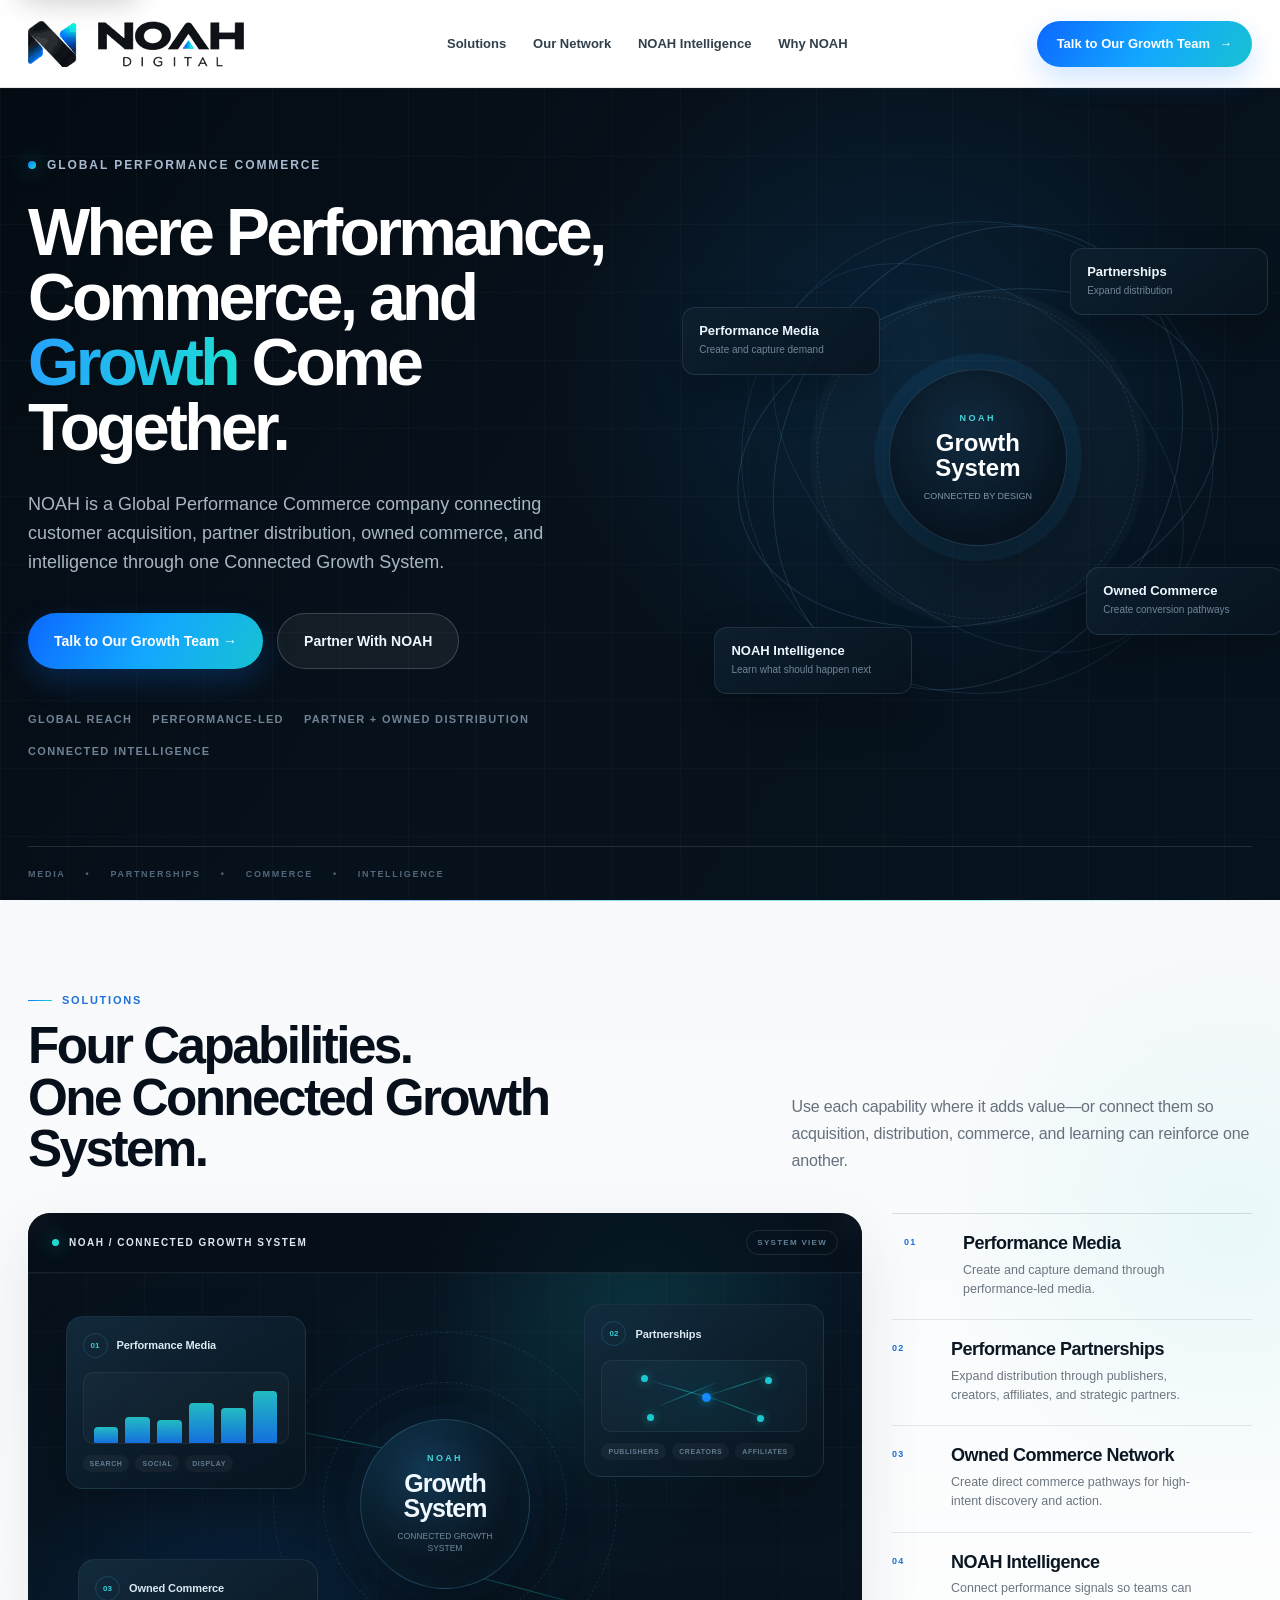
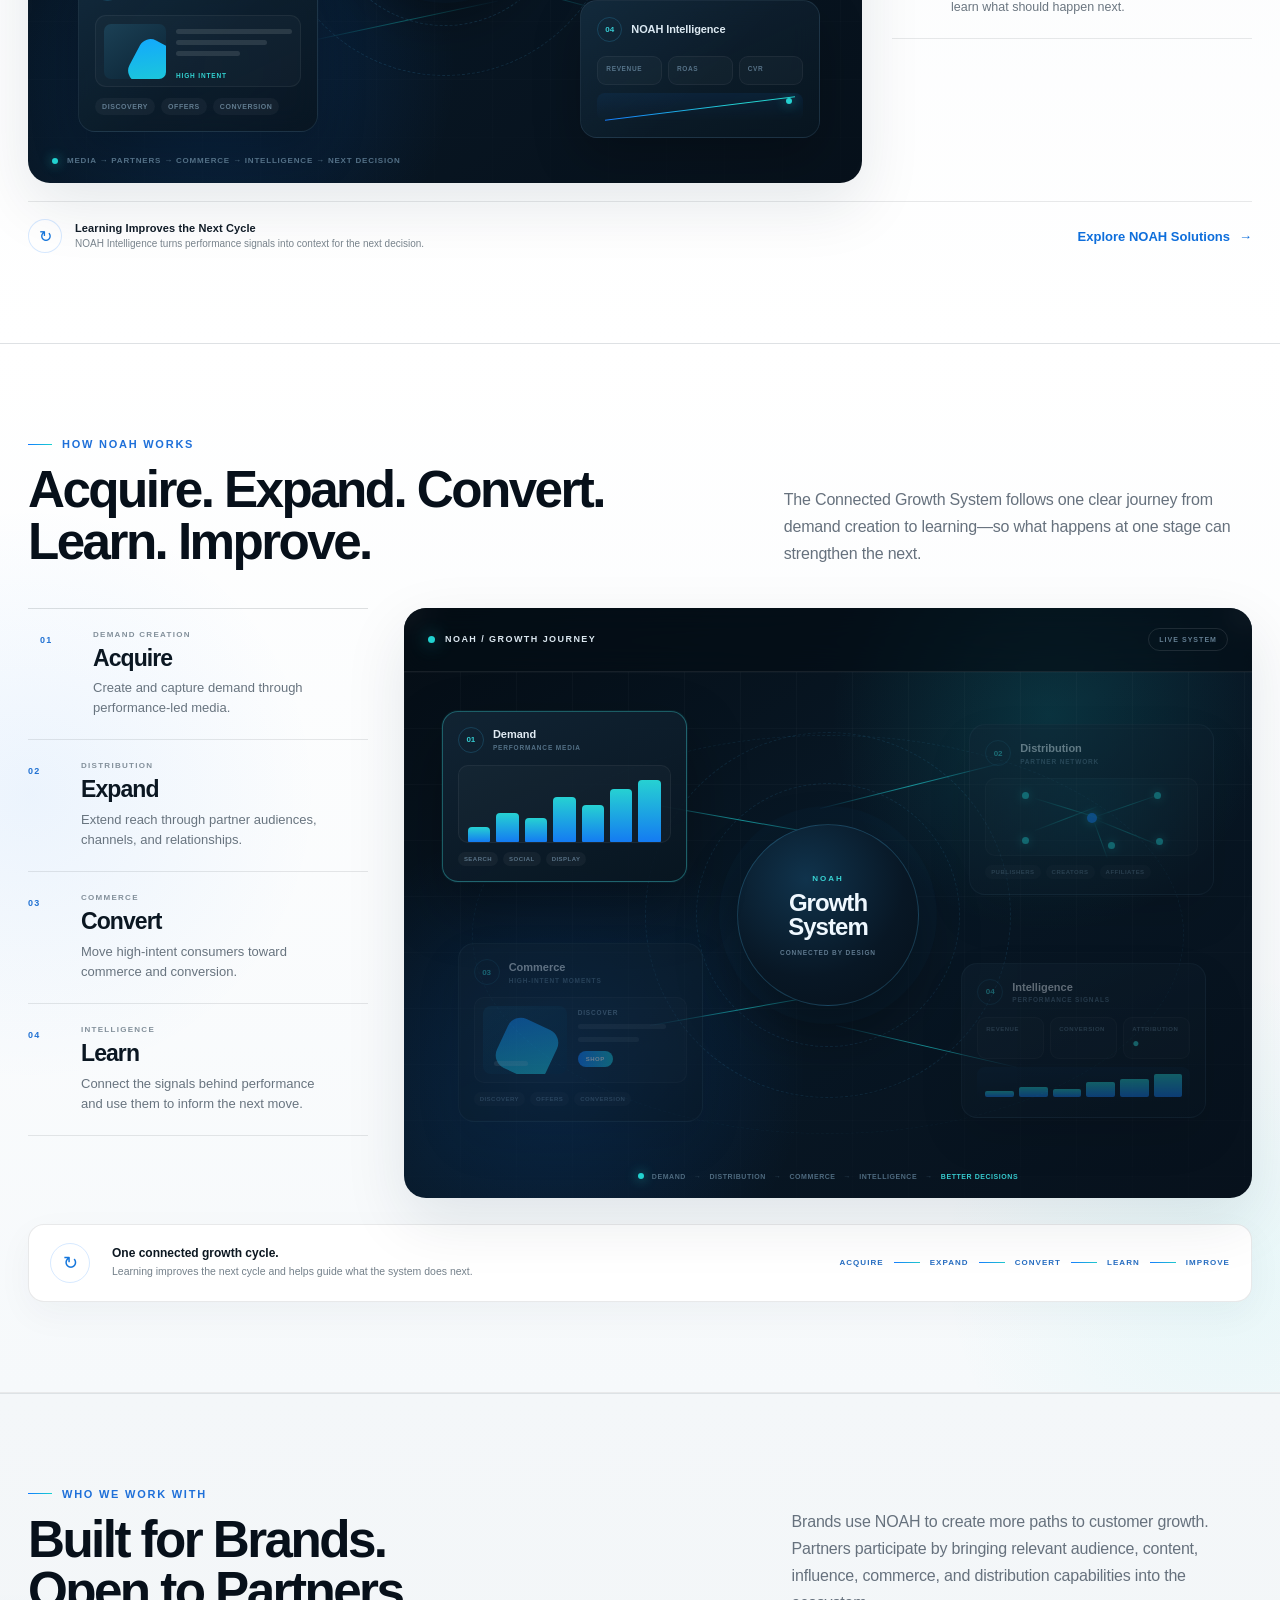
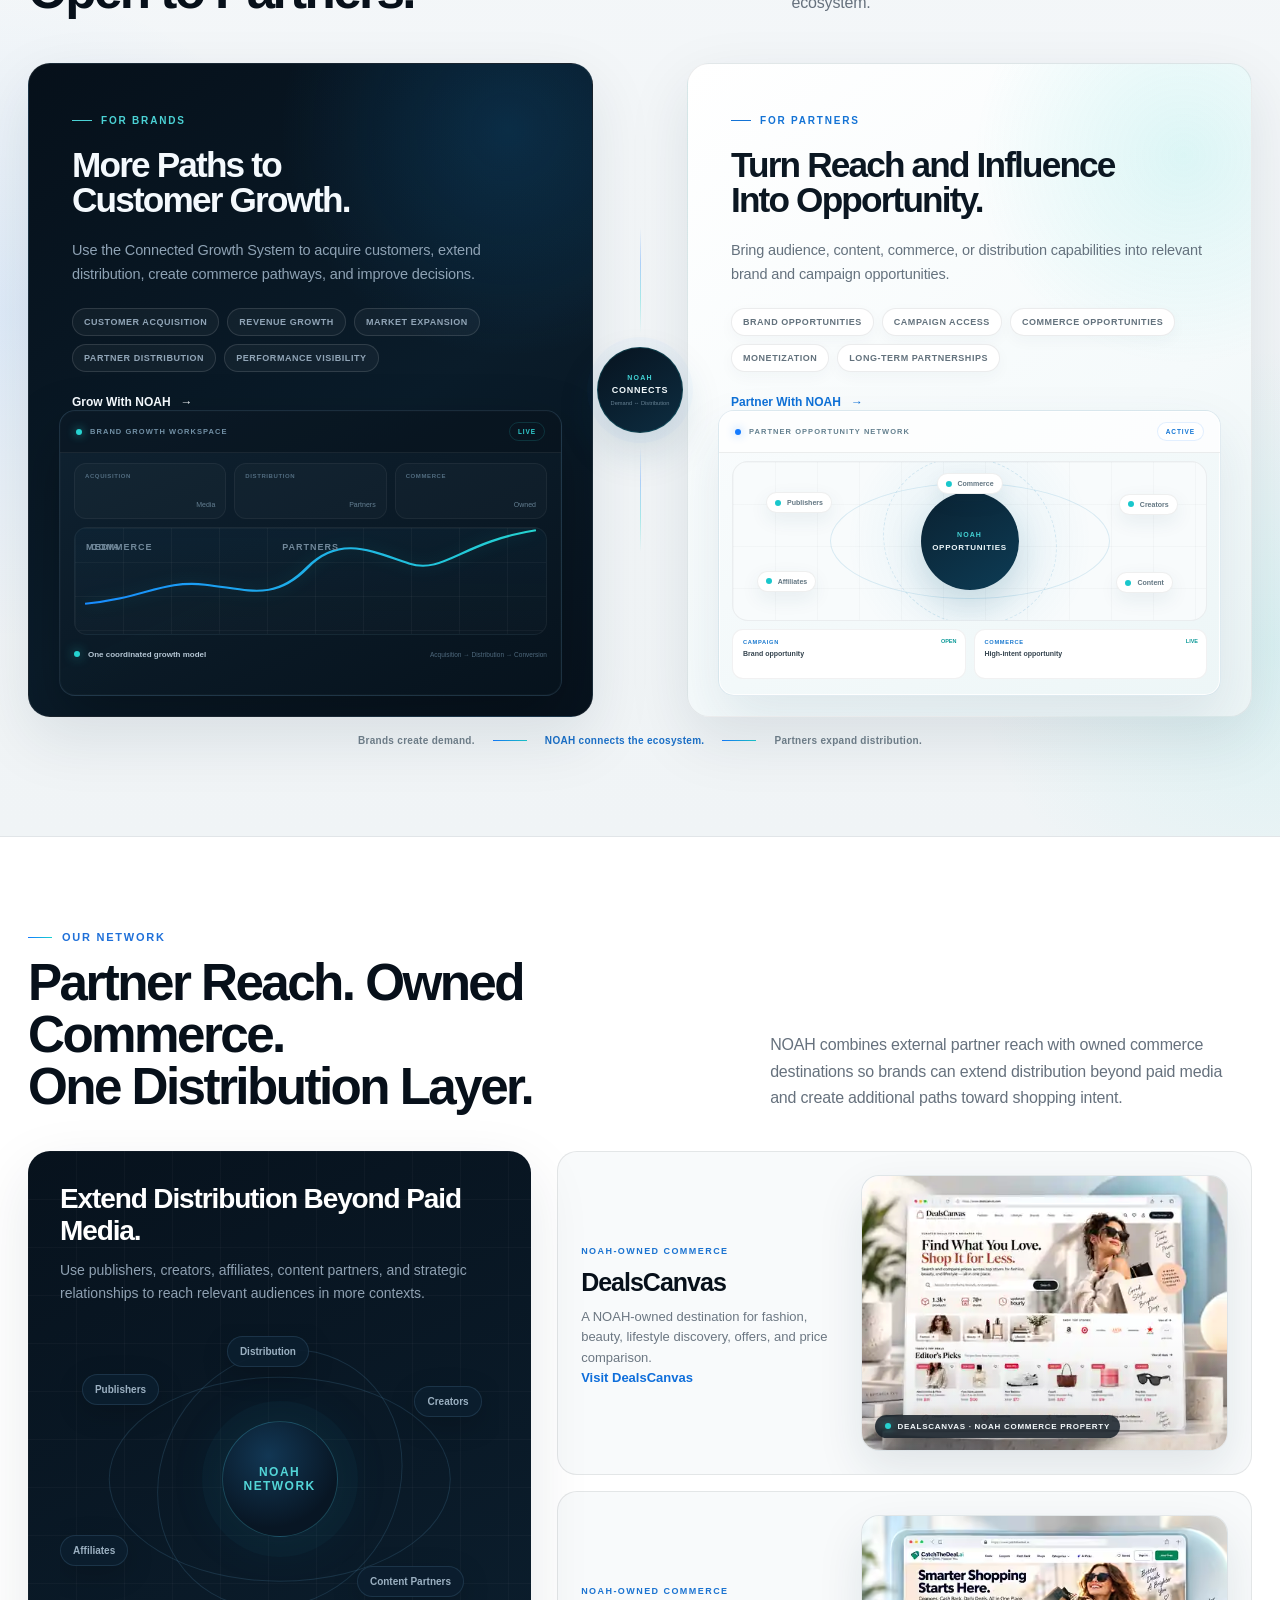
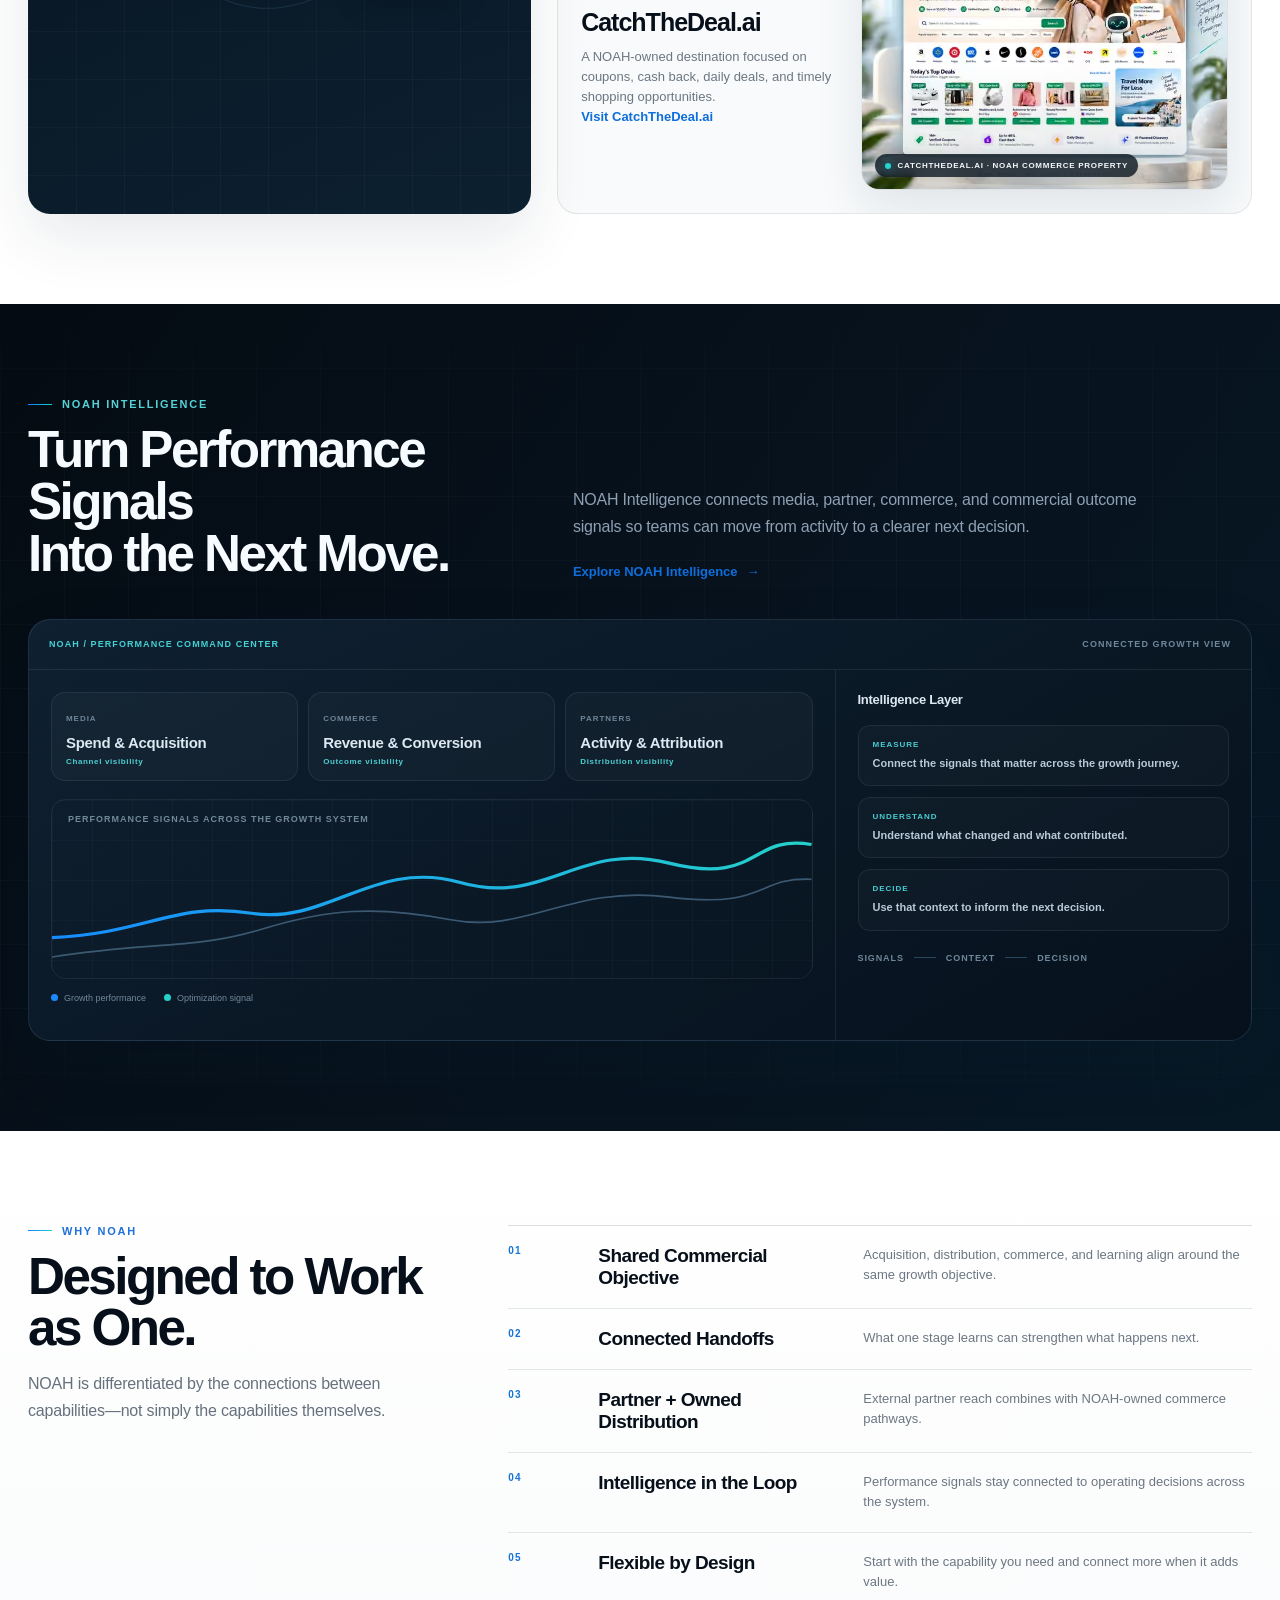
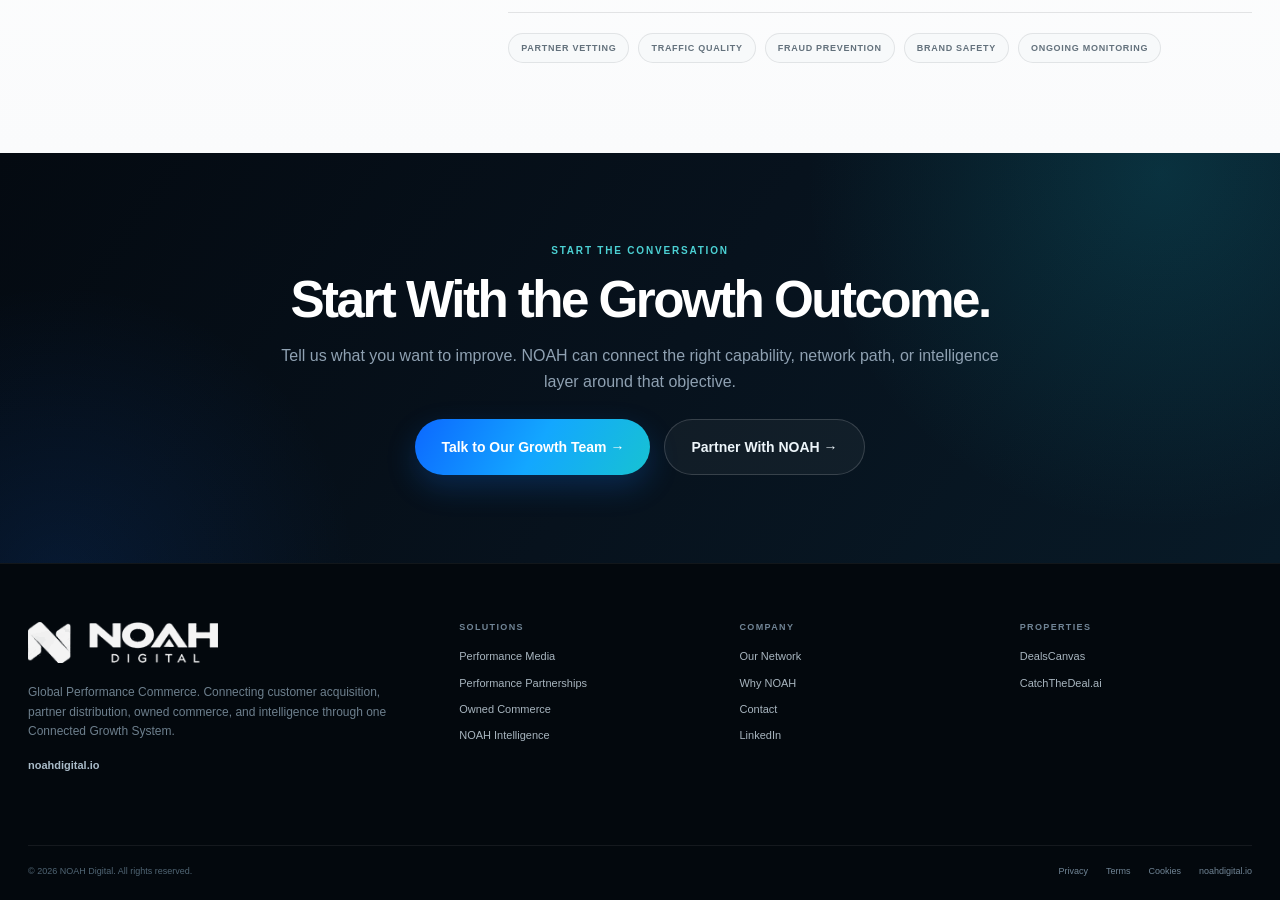
<file: index.html>
<!doctype html><html lang="en"><head><meta charset="utf-8"><meta name="viewport" content="width=device-width, initial-scale=1"><meta name="theme-color" content="#06101a"><meta name="description" content="NOAH Digital connects performance media, partnerships, owned commerce, and intelligence through one Connected Growth System built for measurable growth."><meta name="robots" content="index,follow,max-image-preview:large,max-snippet:-1,max-video-preview:-1"><title>NOAH Digital | Performance Marketing & Commerce</title><meta property="og:site_name" content="NOAH Digital"><meta property="og:locale" content="en_US"><meta property="og:type" content="website"><meta property="og:title" content="NOAH Digital | Performance Marketing & Commerce"><meta property="og:description" content="NOAH Digital connects performance media, partnerships, owned commerce, and intelligence through one Connected Growth System built for measurable growth."><meta property="og:url" content="https://noahdigital.io/"><meta property="og:image" content="https://noahdigital.io/assets/noah-lockup.png"><meta property="og:image:alt" content="NOAH Digital | Global Performance Commerce"><meta name="twitter:card" content="summary"><meta name="twitter:title" content="NOAH Digital | Performance Marketing & Commerce"><meta name="twitter:description" content="NOAH Digital connects performance media, partnerships, owned commerce, and intelligence through one Connected Growth System built for measurable growth."><meta name="twitter:image" content="https://noahdigital.io/assets/noah-lockup.png"><meta name="twitter:image:alt" content="NOAH Digital | Global Performance Commerce"><link rel="canonical" href="https://noahdigital.io/"><script type="application/ld+json">{"@context":"https://schema.org","@graph":[{"@type":"Organization","@id":"https://noahdigital.io/#organization","name":"NOAH Digital","url":"https://noahdigital.io/","logo":{"@type":"ImageObject","url":"https://noahdigital.io/assets/noah-lockup.png","width":216,"height":46},"description":"NOAH Digital connects performance media, partnerships, owned commerce, and intelligence through one Connected Growth System built for measurable growth.","email":"hello@noahdigital.io","areaServed":"Worldwide","sameAs":["https://www.linkedin.com/company/noah-digital-inc/"],"contactPoint":{"@type":"ContactPoint","email":"hello@noahdigital.io","contactType":"business inquiries","availableLanguage":["English"]},"knowsAbout":["Performance Media","Performance Partnerships","Owned Commerce","Growth Marketing Intelligence"]},{"@type":"WebSite","@id":"https://noahdigital.io/#website","url":"https://noahdigital.io/","name":"NOAH Digital","publisher":{"@id":"https://noahdigital.io/#organization"},"inLanguage":"en-US"},{"@type":"WebPage","@id":"https://noahdigital.io/#webpage","url":"https://noahdigital.io/","name":"NOAH Digital | Performance Marketing & Commerce","description":"NOAH Digital connects performance media, partnerships, owned commerce, and intelligence through one Connected Growth System built for measurable growth.","isPartOf":{"@id":"https://noahdigital.io/#website"},"about":{"@id":"https://noahdigital.io/#organization"},"primaryImageOfPage":{"@type":"ImageObject","url":"https://noahdigital.io/assets/noah-lockup.png"},"inLanguage":"en-US"}]}</script><style>:root { --ink:#07101a; --blue:#127bff; --cyan:#19d8d2; --line:rgba(7,16,26,.11);}*{box-sizing:border-box}html,body{margin:0;padding:0}body{font-family:Inter,Segoe UI,Arial,sans-serif;background:#fff;color:#07101a}a{color:inherit;text-decoration:none}.site-header{height:88px;border-bottom:1px solid var(--line);background:#fff;display:flex;align-items:center}.header-inner{width:min(1480px,calc(100% - 56px));margin:auto;display:grid;grid-template-columns:245px minmax(0,1fr) auto;align-items:center;gap:28px}.logo{width:216px;height:auto;display:block}.nav{display:flex;justify-content:center;align-items:center;gap:clamp(16px,1.6vw,26px);font-size:13px;font-weight:650;color:#23303d}.nav a{white-space:nowrap}.header-actions{display:flex;align-items:center;gap:16px;font-size:13px;font-weight:650}.cta{display:inline-flex;align-items:center;justify-content:center;border-radius:999px;color:#fff;background:linear-gradient(120deg,#0c68ff,#13a7ff 52%,#18c9c7 112%);box-shadow:0 12px 30px rgba(18,123,255,.22)}.header-cta{min-height:46px;padding:0 20px}.hero{position:relative;overflow:hidden;min-height:calc(100vh - 88px);color:#fff;background:radial-gradient(circle at 70% 35%,rgba(13,93,155,.22),transparent 34%),linear-gradient(125deg,#040b12 0%,#07111b 45%,#06131f 100%)}.hero:before{content:"";position:absolute;inset:0;background-image:linear-gradient(rgba(255,255,255,.028) 1px,transparent 1px),linear-gradient(90deg,rgba(255,255,255,.028) 1px,transparent 1px);background-size:68px 68px;opacity:.9}.hero-inner{position:relative;z-index:1;width:min(1480px,calc(100% - 56px));margin:auto;min-height:calc(100vh - 142px);display:grid;grid-template-columns:minmax(0,.93fr) minmax(520px,.87fr);gap:clamp(50px,7vw,110px);align-items:center;padding:70px 0 104px}.eyebrow{display:flex;align-items:center;gap:11px;margin-bottom:28px;color:#a8bad0;font-size:12px;font-weight:800;letter-spacing:.16em;text-transform:uppercase}.dot{width:8px;height:8px;border-radius:50%;background:linear-gradient(135deg,var(--blue),var(--cyan));box-shadow:0 0 20px rgba(25,216,210,.62)}h1{margin:0;max-width:780px;font-size:clamp(54px,5.15vw,86px);line-height:.985;font-weight:760;letter-spacing:-.055em}h1 span{color:transparent;background:linear-gradient(100deg,#26a0ff,#1cded5);-webkit-background-clip:text;background-clip:text}.lede{max-width:680px;margin:30px 0 0;color:#a8b6c4;font-size:clamp(18px,1.55vw,22px);line-height:1.58}.hero-actions{display:flex;gap:14px;margin-top:36px;flex-wrap:wrap}.btn{min-height:56px;padding:0 26px;border-radius:999px;display:inline-flex;align-items:center;justify-content:center;font-size:14px;font-weight:700}.ghost{border:1px solid rgba(255,255,255,.18);background:rgba(255,255,255,.055);color:#eef6fb}.proof{display:flex;flex-wrap:wrap;gap:20px;margin-top:44px;color:#708295;font-size:11px;font-weight:800;letter-spacing:.12em;text-transform:uppercase}.visual{display:grid;place-items:center}.stage{position:relative;width:min(630px,42vw);aspect-ratio:1;border-radius:50%;background:radial-gradient(circle at center,rgba(16,88,148,.20) 0 11%,transparent 11.5% 100%),radial-gradient(circle at center,rgba(19,134,205,.12) 0 27%,transparent 27.5% 100%),radial-gradient(circle at center,rgba(255,255,255,.025) 0 44%,transparent 44.5% 100%)}.stage:before{content:"";position:absolute;inset:6%;border-radius:50%;border:1px solid rgba(79,149,204,.17)}.stage:after{content:"";position:absolute;inset:20%;border-radius:50%;border:1px dashed rgba(98,167,219,.19)}.orbit{position:absolute;left:50%;top:50%;border:1px solid rgba(103,165,211,.20);border-radius:50%;transform:translate(-50%,-50%) rotate(-14deg)}.o1{width:91%;height:61%} .o2{width:72%;height:90%;transform:translate(-50%,-50%) rotate(28deg)} .o3{width:58%;height:88%;transform:translate(-50%,-50%) rotate(-49deg);opacity:.7}.core{position:absolute;inset:33.5%;z-index:3;border-radius:50%;display:flex;flex-direction:column;align-items:center;justify-content:center;text-align:center;background:radial-gradient(circle at 45% 35%,#112b40,#07131f 72%);border:1px solid rgba(126,195,238,.18);box-shadow:0 24px 70px rgba(0,0,0,.35)}.core .k{color:#46d5dc;font-size:9px;font-weight:900;letter-spacing:.28em;margin-bottom:8px} .core b{font-size:24px;line-height:1.02} .core small{max-width:115px;color:#7f96aa;font-size:9px;line-height:1.35;margin-top:10px}.node{position:absolute;z-index:5;width:198px;padding:15px 16px 16px;border:1px solid rgba(139,188,224,.15);border-radius:13px;background:linear-gradient(145deg,rgba(14,31,46,.92),rgba(8,20,31,.87));box-shadow:0 18px 42px rgba(0,0,0,.24)}.node strong{display:block;color:#edf7ff;font-size:13px} .node small{display:block;color:#70869a;font-size:10px;line-height:1.45;margin-top:5px}.n1{left:-5%;top:22%} .n2{right:-4%;top:11%} .n3{right:-7%;bottom:17%} .n4{left:1%;bottom:6%}.bottom{position:absolute;left:50%;bottom:0;transform:translateX(-50%);width:min(1480px,calc(100% - 56px));height:54px;border-top:1px solid rgba(255,255,255,.12);display:flex;align-items:center;gap:20px;color:#52677b;font-size:9px;font-weight:850;letter-spacing:.19em}.menu{display:none}@media(max-width:1080px){ .site-header{height:78px} .header-inner{grid-template-columns:1fr auto} .nav,.header-actions a{display:none} .menu{display:block;font-size:24px} .hero-inner{grid-template-columns:1fr;gap:58px;padding:82px 0 120px} .stage{width:min(650px,78vw)}}@media(max-width:680px){ .site-header{height:72px} .header-inner{width:calc(100% - 36px)} .logo{width:162px} .hero-inner{width:calc(100% - 36px);padding:62px 0 110px;gap:44px} h1{font-size:clamp(46px,14vw,66px)} .lede{font-size:17px} .hero-actions{flex-direction:column} .btn{width:100%} .stage{width:94vw} .node{width:158px;padding:12px} .n1,.n4{left:0} .n2,.n3{right:0} .bottom{width:calc(100% - 36px);font-size:7px;gap:9px;overflow:hidden;white-space:nowrap}}</style><link rel="stylesheet" href="rest-1.css"><link rel="stylesheet" href="rest-2.css"><link rel="stylesheet" href="rest-3.css"><link rel="stylesheet" href="rest-4.css"><link rel="stylesheet" href="growth-v2.css"><link rel="stylesheet" href="polish.css"><link rel="stylesheet" href="layout-fixes.css"><link rel="stylesheet" href="preqa-polish.css"><link rel="stylesheet" href="site-system.css">
<link rel="icon" href="/favicon.ico" type="image/x-icon" sizes="16x16 32x32 48x48 64x64">
<link rel="icon" href="/favicon-96.png" type="image/png" sizes="96x96">
<link rel="icon" href="/favicon-32.png" type="image/png" sizes="32x32">
<link rel="apple-touch-icon" href="/apple-touch-icon.png" sizes="180x180">
</head><body class="home-page"><a class="skip-link" href="#main-content">Skip to content</a><header class="site-header">
  <div class="header-inner">
    <a class="brand" href="index.html" aria-label="NOAH Digital home"><img class="logo" src="assets/noah-lockup.png" alt="NOAH Digital"></a>
    <nav class="nav" aria-label="Primary navigation">
      <a href="solutions.html">Solutions</a>
      <a href="network.html">Our Network</a>
      <a href="intelligence.html">NOAH Intelligence</a>
      <a href="why.html">Why NOAH</a>
    </nav>
    <div class="header-actions">
      <a class="header-cta" href="contact.html">Talk to Our Growth Team <span>→</span></a>
      <button class="menu-button" type="button" aria-expanded="false" aria-controls="mobile-nav" aria-label="Open navigation">☰</button>
    </div>
  </div>
  <nav class="mobile-nav" id="mobile-nav" aria-label="Mobile navigation">
    <a href="solutions.html">Solutions</a>
    <a href="network.html">Our Network</a>
    <a href="intelligence.html">NOAH Intelligence</a>
    <a href="why.html">Why NOAH</a>
    <a class="mobile-cta" href="contact.html">Talk to Our Growth Team →</a>
  </nav>
</header><main id="main-content"><section class="hero"><div class="hero-inner"><section><div class="eyebrow"><span class="dot"></span>Global Performance Commerce</div><h1>Where Performance, Commerce, and <span>Growth</span> Come Together.</h1><p class="lede">NOAH is a Global Performance Commerce company connecting customer acquisition, partner distribution, owned commerce, and intelligence through one Connected Growth System.</p><div class="hero-actions"><a class="btn cta" href="contact.html">Talk to Our Growth Team →</a><a class="btn ghost" href="contact.html#partner-inquiry">Partner With NOAH </a></div><div class="proof"><span>Global reach</span><span>Performance-led</span><span>Partner + owned distribution</span><span>Connected intelligence</span></div></section><section class="visual"><div class="stage"><div class="orbit o1"></div><div class="orbit o2"></div><div class="orbit o3"></div><div class="core"><span class="k">NOAH</span><b>Growth<br>System</b><small>CONNECTED BY DESIGN</small></div><div class="node n1"><strong>Performance Media</strong><small>Create and capture demand</small></div><div class="node n2"><strong>Partnerships</strong><small>Expand distribution</small></div><div class="node n3"><strong>Owned Commerce</strong><small>Create conversion pathways</small></div><div class="node n4"><strong>NOAH Intelligence</strong><small>Learn what should happen next</small></div></div></section></div><div class="bottom"><span>MEDIA</span><span>•</span><span>PARTNERSHIPS</span><span>•</span><span>COMMERCE</span><span>•</span><span>INTELLIGENCE</span></div></section>
<section class="solutions" id="solutions">
  <div class="section-wrap solutions-inner reveal">
    <div class="solutions-head">
      <div>
        <div class="section-kicker">Solutions</div>
        <h2 class="section-title">Four Capabilities.<br>One Connected Growth System.</h2>
      </div>
      <p class="section-copy">Use each capability on its own, or connect them when acquisition, distribution, commerce, and learning need to work together.</p>
    </div>

    <div class="solutions-experience">
      <div class="solutions-visual" data-active="all" aria-label="NOAH connected growth system visualization">
        <div class="visual-topbar">
          <div><span class="visual-dot"></span><b>NOAH / CONNECTED GROWTH SYSTEM</b></div>
          <span class="visual-mode">SYSTEM VIEW</span>
        </div>

        <div class="visual-gridlines" aria-hidden="true"></div>
        <div class="visual-flow-line flow-a" aria-hidden="true"></div>
        <div class="visual-flow-line flow-b" aria-hidden="true"></div>
        <div class="visual-flow-line flow-c" aria-hidden="true"></div>

        <div class="system-core">
          <span>NOAH</span>
          <strong>Growth<br>System</strong>
          <small>CONNECTED GROWTH SYSTEM</small>
        </div>

        <div class="system-module module-media" data-module="media">
          <div class="module-head"><span>01</span><b>Performance Media</b></div>
          <div class="media-chart" aria-hidden="true"><i></i><i></i><i></i><i></i><i></i><i></i></div>
          <div class="module-meta"><span>Search</span><span>Social</span><span>Display</span></div>
        </div>

        <div class="system-module module-partners" data-module="partners">
          <div class="module-head"><span>02</span><b>Partnerships</b></div>
          <div class="partner-map" aria-hidden="true">
            <i class="p1"></i><i class="p2"></i><i class="p3"></i><i class="p4"></i><i class="p5"></i>
            <em class="l1"></em><em class="l2"></em><em class="l3"></em><em class="l4"></em>
          </div>
          <div class="module-meta"><span>Publishers</span><span>Creators</span><span>Affiliates</span></div>
        </div>

        <div class="system-module module-commerce" data-module="commerce">
          <div class="module-head"><span>03</span><b>Owned Commerce</b></div>
          <div class="commerce-ui" aria-hidden="true">
            <div class="commerce-image"></div>
            <div class="commerce-copy"><i></i><i></i><i></i></div>
            <div class="commerce-badge">HIGH INTENT</div>
          </div>
          <div class="module-meta"><span>Discovery</span><span>Offers</span><span>Conversion</span></div>
        </div>

        <div class="system-module module-intelligence" data-module="intelligence">
          <div class="module-head"><span>04</span><b>NOAH Intelligence</b></div>
          <div class="intel-kpis">
            <div><small>REVENUE</small><strong></strong></div>
            <div><small>ROAS</small><strong></strong></div>
            <div><small>CVR</small><strong></strong></div>
          </div>
          <div class="intel-spark" aria-hidden="true"><i></i></div>
        </div>

        <div class="system-status"><span class="status-pulse"></span> Media → Partners → Commerce → Intelligence → Next decision</div>
      </div>

      <div class="solutions-capabilities" role="list" aria-label="NOAH solution capabilities">
        <article class="capability-row is-active" data-target="media" tabindex="0" role="listitem">
          <div class="capability-num">01</div>
          <div><h3>Performance Media</h3><p>Acquire customers through performance-led media across channels and markets.</p></div>
          <span class="capability-arrow"></span>
        </article>
        <article class="capability-row" data-target="partners" tabindex="0" role="listitem">
          <div class="capability-num">02</div>
          <div><h3>Performance Partnerships</h3><p>Expand distribution through publishers, creators, affiliates, and strategic partners.</p></div>
          <span class="capability-arrow"></span>
        </article>
        <article class="capability-row" data-target="commerce" tabindex="0" role="listitem">
          <div class="capability-num">03</div>
          <div><h3>Owned Commerce Network</h3><p>Create additional commerce pathways through NOAH-owned destinations built around high-intent discovery.</p></div>
          <span class="capability-arrow"></span>
        </article>
        <article class="capability-row" data-target="intelligence" tabindex="0" role="listitem">
          <div class="capability-num">04</div>
          <div><h3>NOAH Intelligence</h3><p>Connect performance signals so teams can make better growth decisions.</p></div>
          <span class="capability-arrow"></span>
        </article>
      </div>
    </div>

    <div class="solutions-foot">
      <div class="optimization-line"><span class="optimization-mark">↻</span><div><b>Learning Improves the Next Cycle</b><small>NOAH Intelligence turns performance signals into context for the next decision.</small></div></div>
      <a class="text-link" href="solutions.html">Explore NOAH Solutions <span>→</span></a>
    </div>
  </div>
</section>

<section class="growth growth-v2" id="growth">
  <div class="section-wrap growth-v2-inner reveal">
    <div class="growth-v2-head">
      <div>
        <div class="section-kicker">How NOAH Works</div>
        <h2 class="section-title">Acquire. Expand. Convert.<br>Learn. Improve.</h2>
      </div>
      <p class="section-copy">The Connected Growth System follows a clear journey from demand creation through learning. Each stage can strengthen the next.</p>
    </div>

    <div class="growth-v2-layout">
      <div class="growth-v2-steps" role="list" aria-label="NOAH connected growth journey">
        <article class="growth-v2-step is-active" data-growth-stage="acquire" tabindex="0" role="listitem">
          <span class="growth-v2-num">01</span>
          <div class="growth-v2-step-copy"><span class="growth-v2-micro">DEMAND CREATION</span><h3>Acquire</h3><p>Create and capture demand through performance-led customer acquisition.</p></div>
          <span class="growth-v2-arrow"></span>
        </article>
        <article class="growth-v2-step" data-growth-stage="activate" tabindex="0" role="listitem">
          <span class="growth-v2-num">02</span>
          <div class="growth-v2-step-copy"><span class="growth-v2-micro">DISTRIBUTION</span><h3>Expand</h3><p>Extend reach through publishers, creators, affiliates, and strategic partners.</p></div>
          <span class="growth-v2-arrow"></span>
        </article>
        <article class="growth-v2-step" data-growth-stage="convert" tabindex="0" role="listitem">
          <span class="growth-v2-num">03</span>
          <div class="growth-v2-step-copy"><span class="growth-v2-micro">COMMERCE</span><h3>Convert</h3><p>Connect high-intent consumers with commerce opportunities and NOAH-owned destinations.</p></div>
          <span class="growth-v2-arrow"></span>
        </article>
        <article class="growth-v2-step" data-growth-stage="optimize" tabindex="0" role="listitem">
          <span class="growth-v2-num">04</span>
          <div class="growth-v2-step-copy"><span class="growth-v2-micro">INTELLIGENCE</span><h3>Learn</h3><p>Use NOAH Intelligence to understand what is working and improve the next cycle.</p></div>
          <span class="growth-v2-arrow"></span>
        </article>
      </div>

      <div class="growth-v2-visual" data-growth-active="acquire" aria-label="Digital visualization of the NOAH growth journey">
        <div class="growth-v2-topbar"><div><span class="growth-v2-live"></span><b>NOAH / GROWTH JOURNEY</b></div><span>LIVE SYSTEM</span></div>
        <div class="growth-v2-grid" aria-hidden="true"></div>
        <div class="growth-v2-signal signal-1" aria-hidden="true"></div>
        <div class="growth-v2-signal signal-2" aria-hidden="true"></div>
        <div class="growth-v2-signal signal-3" aria-hidden="true"></div>
        <div class="growth-v2-signal signal-4" aria-hidden="true"></div>

        <div class="growth-v2-canvas">
          <div class="journey-card journey-acquire" data-journey="acquire">
            <div class="journey-card-head"><span>01</span><b>Demand</b><small>PERFORMANCE MEDIA</small></div>
            <div class="journey-media"><i></i><i></i><i></i><i></i><i></i><i></i><i></i></div>
            <div class="journey-tags"><span>SEARCH</span><span>SOCIAL</span><span>DISPLAY</span></div>
          </div>

          <div class="journey-card journey-activate" data-journey="activate">
            <div class="journey-card-head"><span>02</span><b>Distribution</b><small>PARTNER NETWORK</small></div>
            <div class="journey-network">
              <i class="jn-core"></i><i class="jn-1"></i><i class="jn-2"></i><i class="jn-3"></i><i class="jn-4"></i><i class="jn-5"></i>
              <em class="jl-1"></em><em class="jl-2"></em><em class="jl-3"></em><em class="jl-4"></em><em class="jl-5"></em>
            </div>
            <div class="journey-tags"><span>PUBLISHERS</span><span>CREATORS</span><span>AFFILIATES</span></div>
          </div>

          <div class="journey-card journey-convert" data-journey="convert">
            <div class="journey-card-head"><span>03</span><b>Commerce</b><small>HIGH-INTENT MOMENTS</small></div>
            <div class="journey-commerce">
              <div class="journey-product"><i></i></div>
              <div class="journey-copy"><strong>DISCOVER</strong><i></i><i></i><button type="button" tabindex="-1">SHOP</button></div>
            </div>
            <div class="journey-tags"><span>DISCOVERY</span><span>OFFERS</span><span>CONVERSION</span></div>
          </div>

          <div class="journey-card journey-optimize" data-journey="optimize">
            <div class="journey-card-head"><span>04</span><b>Intelligence</b><small>PERFORMANCE SIGNALS</small></div>
            <div class="journey-kpis"><div><small>REVENUE</small><strong></strong></div><div><small>CONVERSION</small><strong></strong></div><div><small>ATTRIBUTION</small><strong>●</strong></div></div>
            <div class="journey-chart"><i></i><i></i><i></i><i></i><i></i><i></i></div>
          </div>

          <div class="journey-center"><span>NOAH</span><strong>Growth<br>System</strong><small>CONNECTED BY DESIGN</small></div>
        </div>

        <div class="growth-v2-status"><span class="growth-v2-status-dot"></span><b>Demand</b><i>→</i><b>Distribution</b><i>→</i><b>Commerce</b><i>→</i><b>Intelligence</b><i>→</i><strong>Better Decisions</strong></div>
      </div>
    </div>

    <div class="growth-v2-cycle">
      <div class="growth-v2-cycle-mark">↻</div>
      <div><strong>A continuous growth cycle.</strong><small>Performance signals flow back into the system so each cycle can become better informed than the last.</small></div>
      <div class="growth-v2-cycle-path"><span>SIGNALS</span><i></i><span>CONTEXT</span><i></i><span>DECISION</span></div>
    </div>
  </div>
</section>
<section class="audiences" id="audiences">
  <div class="section-wrap audiences-inner reveal">
    <div class="audience-head">
      <div>
        <div class="section-kicker">Who We Work With</div>
        <h2 class="section-title">Built for Brands.<br>Open to Partners.</h2>
      </div>
      <p class="section-copy">Brands use NOAH to create more paths to customer growth. Partners participate by bringing relevant audience, content, influence, commerce, and distribution capabilities into the ecosystem.</p>
    </div>

    <div class="audience-experience">
      <article class="audience-world brand-world">
        <div class="world-copy">
          <div class="audience-tag">For Brands</div>
          <h3>More Paths to<br>Customer Growth.</h3>
          <p>Use the Connected Growth System to acquire customers, extend distribution, create commerce pathways, and improve decisions.</p>
          <div class="audience-points"><span>Customer Acquisition</span><span>Revenue Growth</span><span>Market Expansion</span><span>Partner Distribution</span><span>Performance Visibility</span></div>
          <a class="audience-link" href="contact.html">Grow With NOAH <span>→</span></a>
        </div>

        <div class="brand-digital" aria-label="Brand campaign and performance visualization">
          <div class="digital-topbar"><span><i></i> BRAND GROWTH WORKSPACE</span><b>LIVE</b></div>
          <div class="brand-kpis">
            <div><small>ACQUISITION</small><strong></strong><em>Media</em></div>
            <div><small>DISTRIBUTION</small><strong></strong><em>Partners</em></div>
            <div><small>COMMERCE</small><strong></strong><em>Owned</em></div>
          </div>
          <div class="brand-chart">
            <div class="chart-grid"></div>
            <svg viewBox="0 0 420 150" preserveAspectRatio="none" aria-hidden="true"><path d="M0 126 C55 118 72 91 112 98 S176 123 207 73 S270 51 302 67 S351 35 420 18" fill="none" stroke="url(#brandGradient)" stroke-width="3"/><defs><linearGradient id="brandGradient"><stop stop-color="#188cff"/><stop offset="1" stop-color="#25d4d0"/></linearGradient></defs></svg>
            <span class="chart-label c1">MEDIA</span><span class="chart-label c2">PARTNERS</span><span class="chart-label c3">COMMERCE</span>
          </div>
          <div class="brand-bottom"><span class="live-dot"></span><b>One coordinated growth model</b><small>Acquisition → Distribution → Conversion</small></div>
        </div>
      </article>

      <div class="audience-bridge" aria-hidden="true">
        <div class="bridge-line"></div>
        <div class="bridge-core"><span>NOAH</span><b>CONNECTS</b><small>Demand ↔ Distribution</small></div>
        <div class="bridge-line"></div>
      </div>

      <article class="audience-world partner-world">
        <div class="world-copy">
          <div class="audience-tag">For Partners</div>
          <h3>Turn Reach and Influence<br>Into Opportunity.</h3>
          <p>Connect with brands, campaigns, commerce opportunities, and performance-led programs across the NOAH ecosystem.</p>
          <div class="audience-points"><span>Brand Opportunities</span><span>Campaign Access</span><span>Commerce Opportunities</span><span>Monetization</span><span>Long-Term Partnerships</span></div>
          <a class="audience-link" href="contact.html#partner-inquiry">Partner With NOAH <span>→</span></a>
        </div>

        <div class="partner-digital" aria-label="Partner opportunity network visualization">
          <div class="digital-topbar light"><span><i></i> PARTNER OPPORTUNITY NETWORK</span><b>ACTIVE</b></div>
          <div class="partner-orbit">
            <div class="orbit-ring or1"></div><div class="orbit-ring or2"></div>
            <div class="partner-core"><span>NOAH</span><b>OPPORTUNITIES</b></div>
            <div class="partner-node pn1"><i></i><span>Publishers</span></div>
            <div class="partner-node pn2"><i></i><span>Creators</span></div>
            <div class="partner-node pn3"><i></i><span>Affiliates</span></div>
            <div class="partner-node pn4"><i></i><span>Content</span></div>
            <div class="partner-node pn5"><i></i><span>Commerce</span></div>
          </div>
          <div class="opportunity-feed">
            <div><span>CAMPAIGN</span><b>Brand opportunity</b><em>OPEN</em></div>
            <div><span>COMMERCE</span><b>High-intent opportunity</b><em>LIVE</em></div>
          </div>
        </div>
      </article>
    </div>

    <div class="audience-footer-line"><span>Brands create demand.</span><i></i><b>NOAH connects the ecosystem.</b><i></i><span>Partners expand distribution.</span></div>
  </div>
</section>
<section class="network" id="network">
  <div class="section-wrap network-inner reveal">
    <div class="network-head"><div><div class="section-kicker">Our Network</div><h2 class="section-title">Partner Reach. Owned Commerce.<br>One Distribution Layer.</h2></div><p class="section-copy">NOAH combines external partner reach with owned commerce destinations so brands can extend distribution beyond paid media and create additional paths toward shopping intent.</p></div>
    <div class="network-layout">
      <article class="partner-network"><h3>Performance Partner Network</h3><p>Extend distribution through publishers, creators, affiliates, content partners, and strategic relationships.</p><div class="network-map"><div class="network-ring"></div><div class="network-ring r2"></div><div class="network-hub">NOAH<br>NETWORK</div><span class="network-chip nc1">Publishers</span><span class="network-chip nc2">Creators</span><span class="network-chip nc3">Affiliates</span><span class="network-chip nc4">Content Partners</span><span class="network-chip nc5">Distribution</span></div></article>
      <div class="properties">
        <article class="property"><div class="property-copy"><small>NOAH-Owned Commerce</small><h3>DealsCanvas</h3><p>A NOAH-owned commerce destination that helps consumers find relevant offers and shopping opportunities.</p><a class="text-link" href="https://www.dealscanvas.com/" target="_blank" rel="noopener">Visit DealsCanvas <span></span></a></div><a class="browser-card" href="https://www.dealscanvas.com/" target="_blank" rel="noopener" aria-label="Open DealsCanvas"><div class="browser-bar"><i class="browser-dot"></i><i class="browser-dot"></i><i class="browser-dot"></i><span style="margin-left:6px;font-size:7px;color:#83929d;letter-spacing:.08em">DEALSCANVAS.COM</span></div><img src="assets/property/dealscanvas-homepage.webp" alt="DealsCanvas homepage" width="480" height="360" loading="lazy" decoding="async" style="position:absolute;left:0;right:0;top:24px;width:100%;height:calc(100% - 24px);object-fit:cover;object-position:top;display:block;background:#eef3f7"></a></article>
        <article class="property"><div class="property-copy"><small>NOAH-Owned Commerce</small><h3>CatchTheDeal.ai</h3><p>A NOAH-owned commerce experience focused on helping consumers discover timely, high-intent opportunities.</p><a class="text-link" href="https://www.catchthedeal.ai/" target="_blank" rel="noopener">Visit CatchTheDeal.ai <span></span></a></div><a class="browser-card" href="https://www.catchthedeal.ai/" target="_blank" rel="noopener" aria-label="Open CatchTheDeal.ai"><div class="browser-bar"><i class="browser-dot"></i><i class="browser-dot"></i><i class="browser-dot"></i><span style="margin-left:6px;font-size:7px;color:#83929d;letter-spacing:.08em">CATCHTHEDEAL.AI</span></div><img src="assets/property/catchthedeal-homepage.avif" alt="CatchTheDeal.ai homepage" width="640" height="480" loading="lazy" decoding="async" style="position:absolute;left:0;right:0;top:24px;width:100%;height:calc(100% - 24px);object-fit:cover;object-position:top;display:block;background:#eef3f7"></a></article>
      </div>
    </div>
  </div>
</section>
<section class="intelligence" id="intelligence">
  <div class="section-wrap intelligence-inner reveal">
    <div class="intelligence-head"><div><div class="section-kicker">NOAH Intelligence</div><h2 class="section-title">Turn Performance Signals<br>Into the Next Move.</h2></div><div><p class="section-copy">NOAH Intelligence connects media, partner, commerce, and commercial outcome signals so teams can make better growth decisions.</p><a class="text-link intelligence-copy" href="intelligence.html">Explore NOAH Intelligence <span>→</span></a></div></div>
    <div class="command-center"><div class="command-top"><span class="command-brand">NOAH / PERFORMANCE COMMAND CENTER</span><span>Connected Growth View</span></div><div class="command-body"><div class="command-main"><div class="signal-row"><div class="signal-card"><small>Media</small><b>Spend & Acquisition</b><span>Channel visibility</span></div><div class="signal-card"><small>Commerce</small><b>Revenue & Conversion</b><span>Outcome visibility</span></div><div class="signal-card"><small>Partners</small><b>Activity & Attribution</b><span>Distribution visibility</span></div></div><div class="chart"><span class="chart-label">Performance signals across the growth system</span><svg viewBox="0 0 800 220" preserveAspectRatio="none" aria-hidden="true"><defs><linearGradient id="g1" x1="0" x2="1"><stop offset="0" stop-color="#168cff"/><stop offset="1" stop-color="#25d1c9"/></linearGradient></defs><path d="M0 170 C100 165,130 125,210 140 S340 72,430 102 S555 50,650 78 S735 42,800 55" fill="none" stroke="url(#g1)" stroke-width="4"/><path d="M0 194 C100 175,150 185,220 160 S340 130,420 148 S545 105,650 120 S740 95,800 98" fill="none" stroke="#41617a" stroke-width="2" opacity=".9"/></svg></div><div class="chart-legend"><span>Growth performance</span><span>Optimization signal</span></div></div><aside class="command-side"><h4>Intelligence Layer</h4><div class="insight-list"><div class="insight"><small>Measure</small><b>Bring media, partner, commerce, and revenue signals into a clearer view.</b></div><div class="insight"><small>Understand</small><b>Identify patterns, attribution relationships, and performance movement.</b></div><div class="insight"><small>Decide</small><b>Use connected context to guide the next decision.</b></div></div><div class="measure-flow"><span>Signals</span><i></i><span>Context</span><i></i><span>Decision</span></div></aside></div></div>
  </div>
</section>
<section class="why" id="why">
  <div class="section-wrap why-inner reveal"><div class="why-layout"><div class="why-sticky"><div class="section-kicker">Why NOAH</div><h2 class="section-title">Built to Work<br>Together.</h2><p class="section-copy">NOAH stands apart in how the capabilities connect, share context, and support the same commercial objective.</p></div><div><div class="why-rows"><article class="why-row"><span class="num">01</span><h3>Shared Commercial Objective</h3><p>Media, partnerships, commerce, and intelligence operating as one ecosystem.</p></article><article class="why-row"><span class="num">02</span><h3>Connected Handoffs</h3><p>Capabilities share context and stay aligned to measurable commercial outcomes.</p></article><article class="why-row"><span class="num">03</span><h3>Partner + Owned Distribution</h3><p>NOAH-owned commerce destinations complement external partner and media reach.</p></article><article class="why-row"><span class="num">04</span><h3>Intelligence in the Loop</h3><p>A flexible operating model that connects growth opportunities across channels and markets.</p></article><article class="why-row"><span class="num">05</span><h3>Flexible by Design</h3><p>Start with the capability you need and connect more when it adds value.</p></article></div><div class="trust-strip"><span>Partner Vetting</span><span>Traffic Quality</span><span>Fraud Prevention</span><span>Brand Safety</span><span>Ongoing Monitoring</span></div></div></div></div>
</section>
<section class="final-cta" id="contact"><div class="final-inner reveal"><div class="final-kicker">Start the Conversation</div><h2>Start With the Growth Outcome.</h2><p>Tell us what you want to improve. NOAH can connect the right capability, network path, or intelligence layer around that objective.</p><div class="final-actions"><a class="btn cta" href="contact.html">Talk to Our Growth Team →</a><a class="btn final-secondary" href="contact.html#partner-inquiry">Partner With NOAH →</a></div></div></section>
</main>
<footer class="site-footer">
  <div class="footer-inner">
    <div class="footer-grid">
      <div class="footer-brand">
        <a href="index.html" aria-label="NOAH Digital home"><img src="assets/noah-lockup.png" alt="NOAH Digital"></a>
        <p>Global Performance Commerce. Connecting customer acquisition, partner distribution, owned commerce, and intelligence through one Connected Growth System.</p>
        <a class="footer-domain" href="https://noahdigital.io/" target="_blank" rel="noopener">noahdigital.io </a>
      </div>
      <div class="footer-col"><h4>Solutions</h4><a href="solutions.html#media">Performance Media</a><a href="solutions.html#partnerships">Performance Partnerships</a><a href="solutions.html#commerce">Owned Commerce</a><a href="intelligence.html">NOAH Intelligence</a></div>
      <div class="footer-col"><h4>Company</h4><a href="network.html">Our Network</a><a href="why.html">Why NOAH</a><a href="contact.html">Contact</a><a href="https://www.linkedin.com/company/noah-digital-inc/" target="_blank" rel="noopener">LinkedIn </a></div>
      <div class="footer-col"><h4>Properties</h4><a href="https://www.dealscanvas.com/" target="_blank" rel="noopener">DealsCanvas </a><a href="https://www.catchthedeal.ai/" target="_blank" rel="noopener">CatchTheDeal.ai </a></div>
    </div>
    <div class="footer-bottom">
      <span>© 2026 NOAH Digital. All rights reserved.</span>
      <div class="footer-bottom-links"><a href="privacy.html">Privacy</a><a href="terms.html">Terms</a><a href="cookies.html">Cookies</a><a href="https://noahdigital.io/" target="_blank" rel="noopener">noahdigital.io</a></div>
    </div>
  </div>
</footer>
<script src="rest-1.js"></script><script src="rest-3.js"></script><script src="site-shell.js"></script></body></html>
</file>
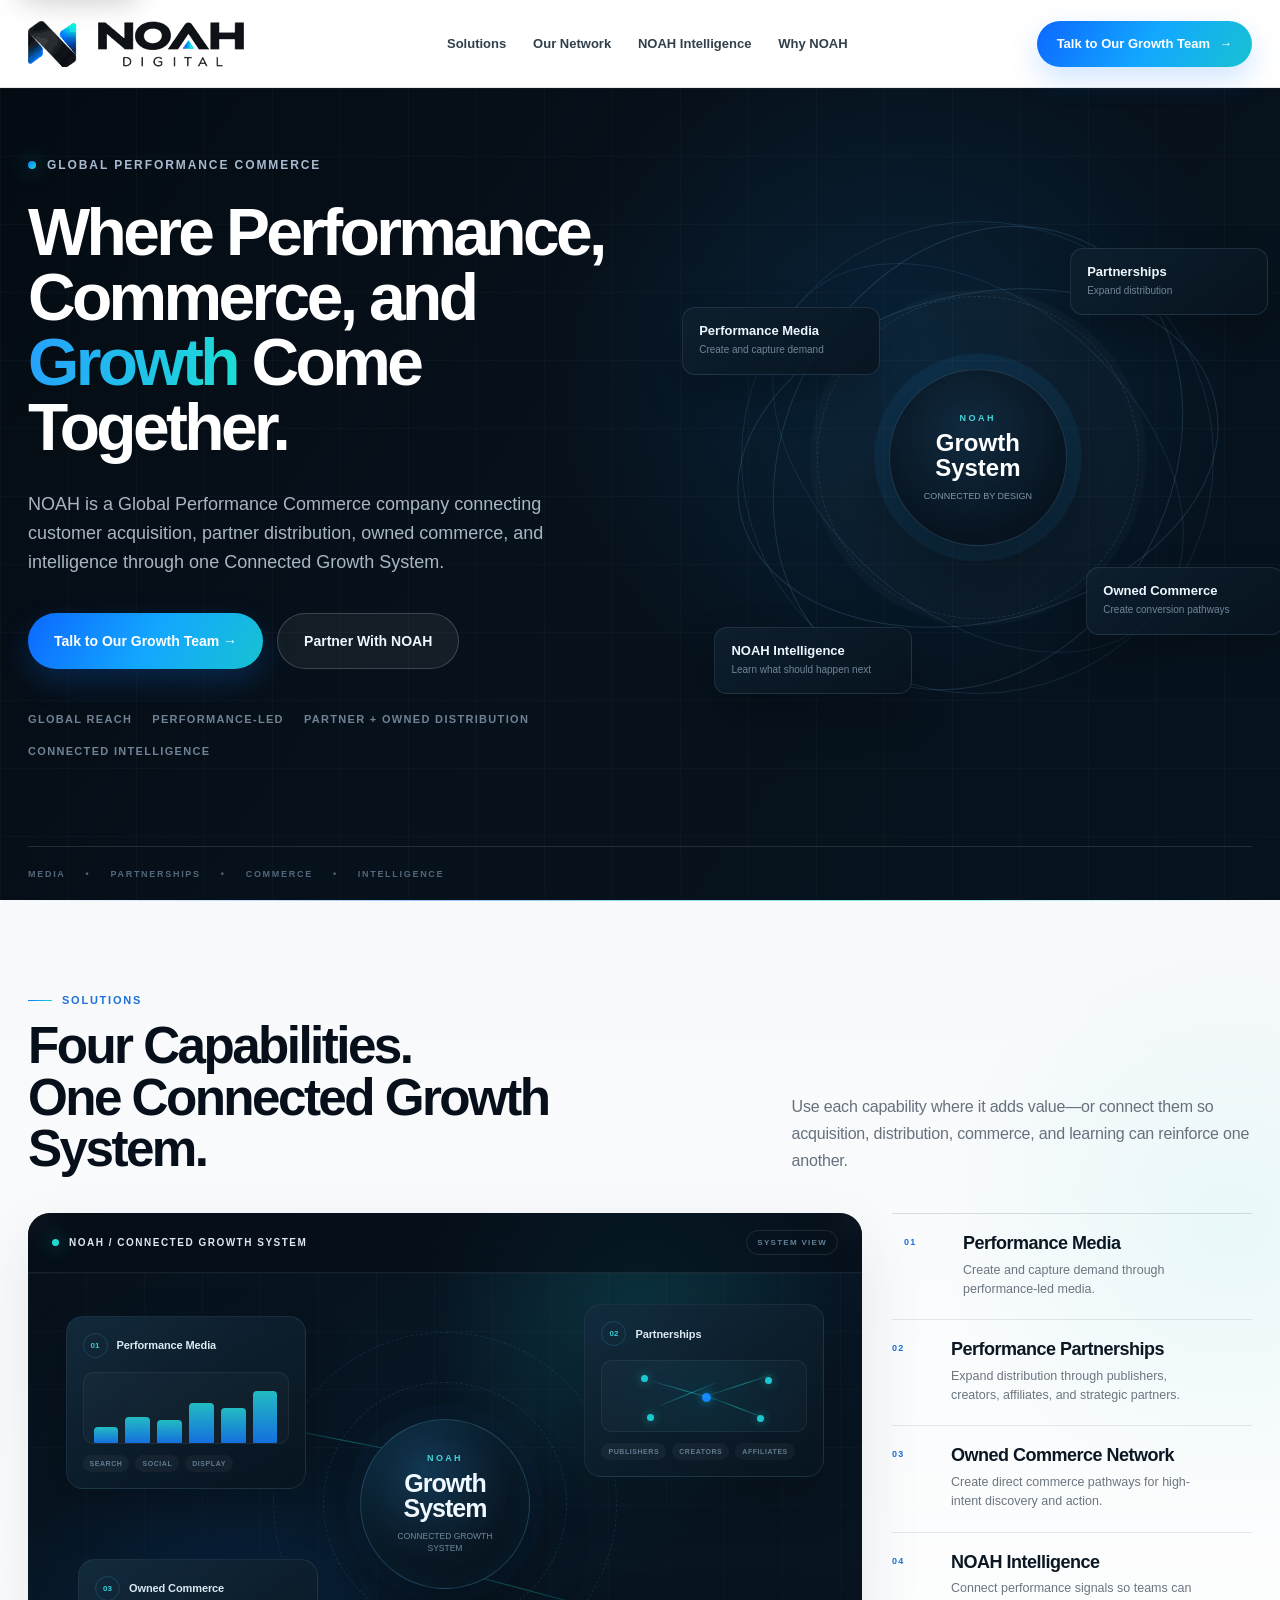
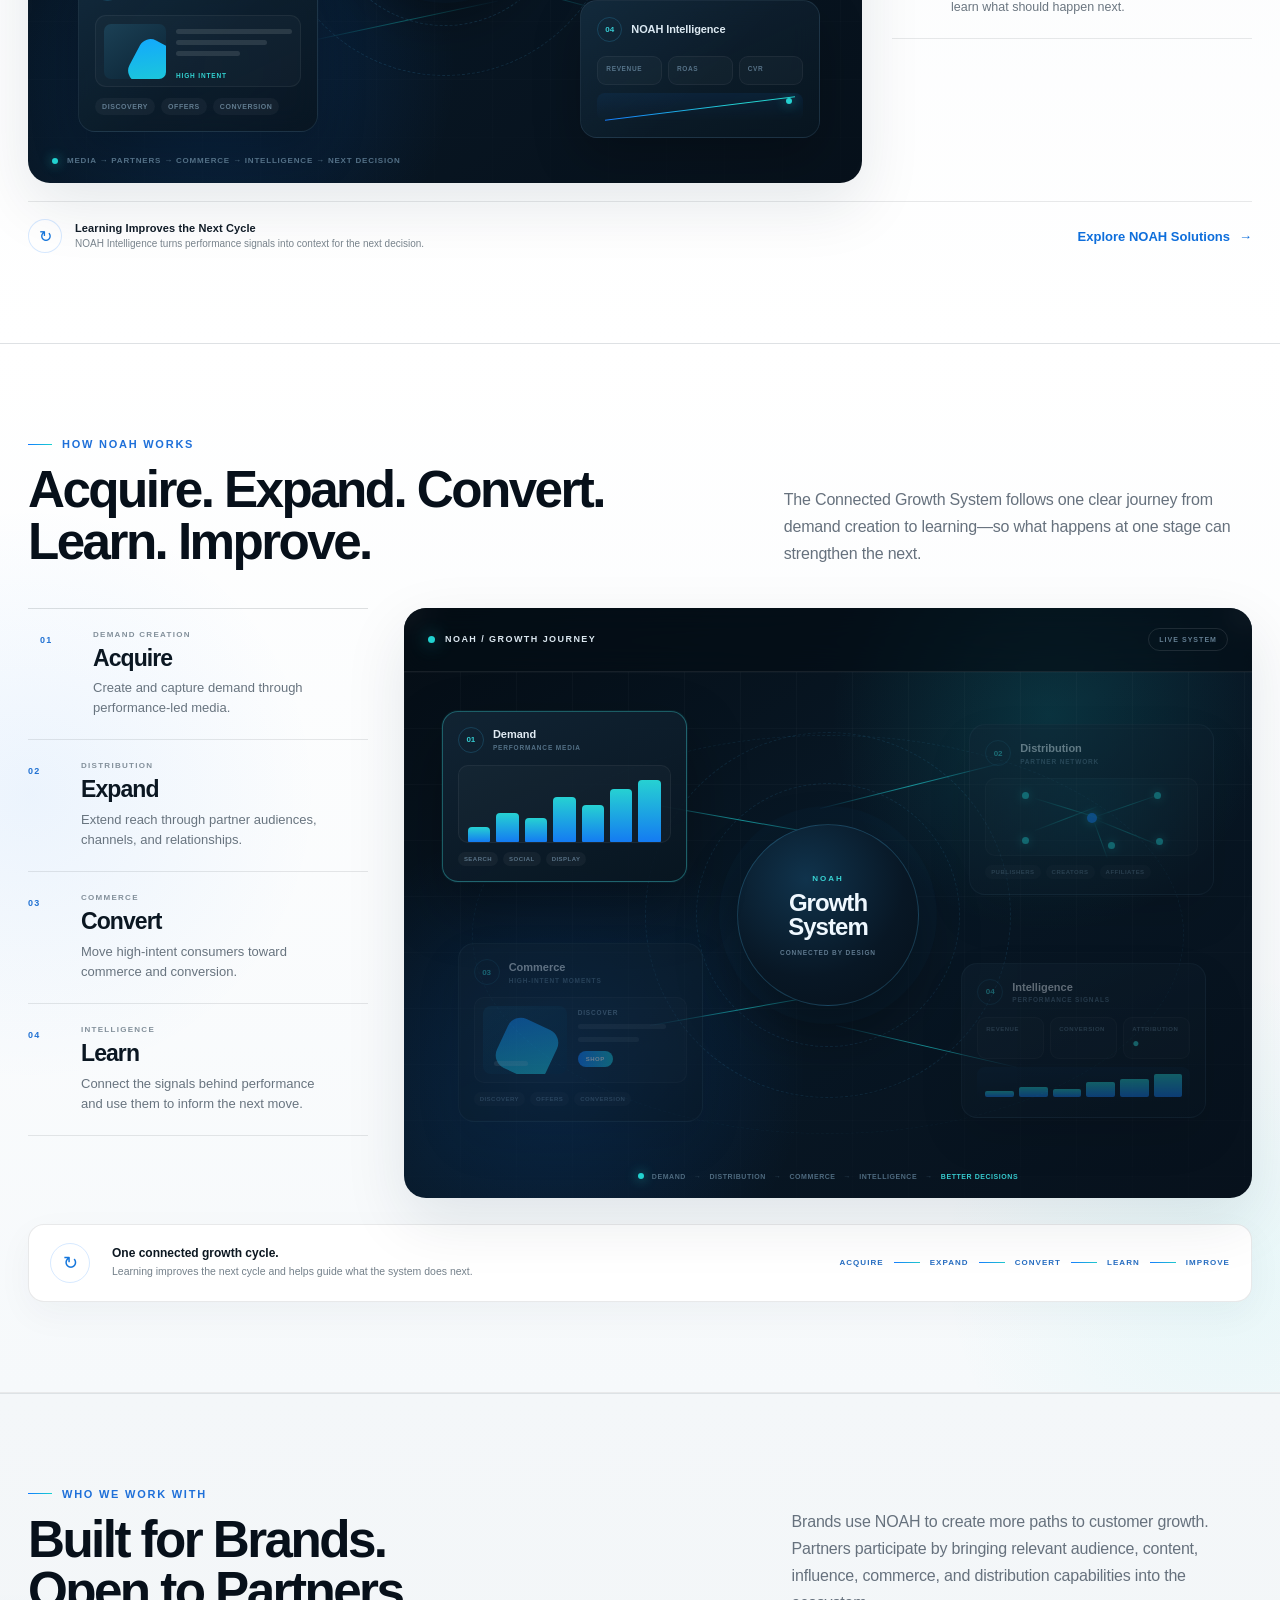
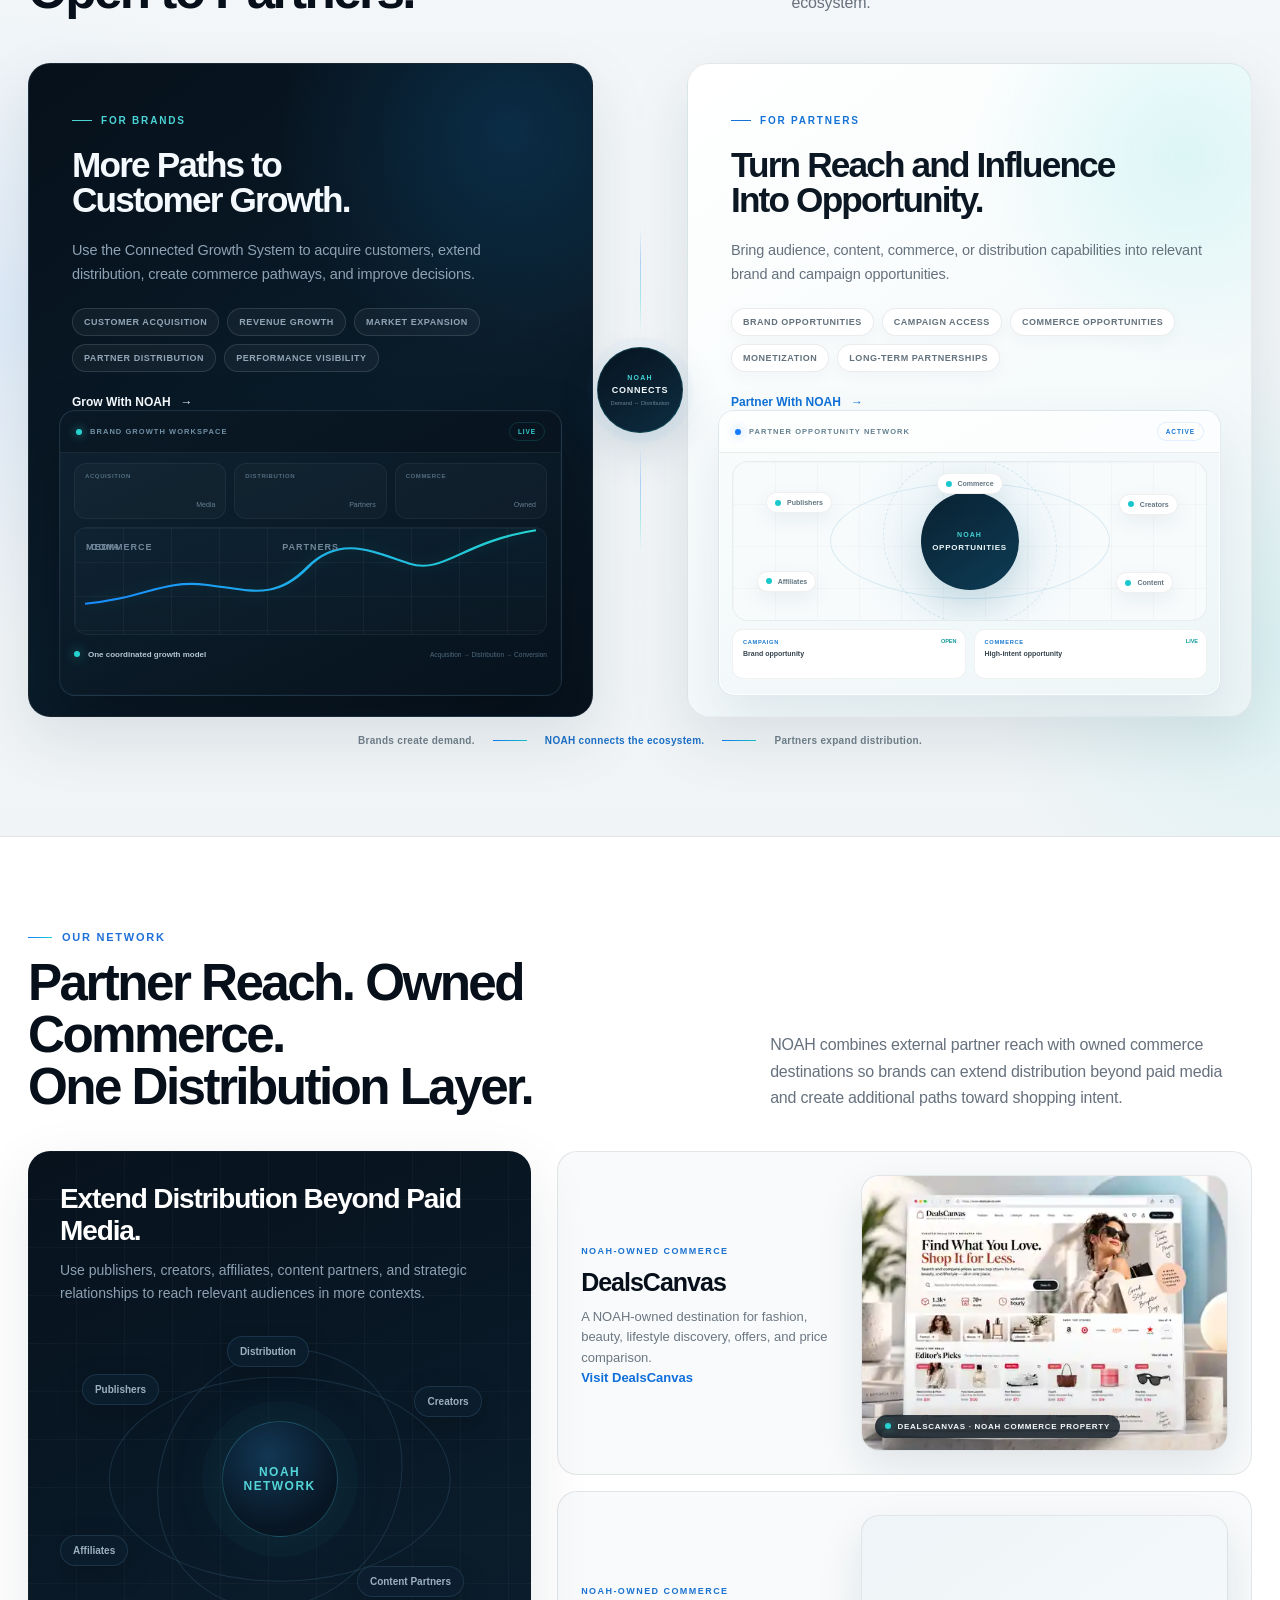
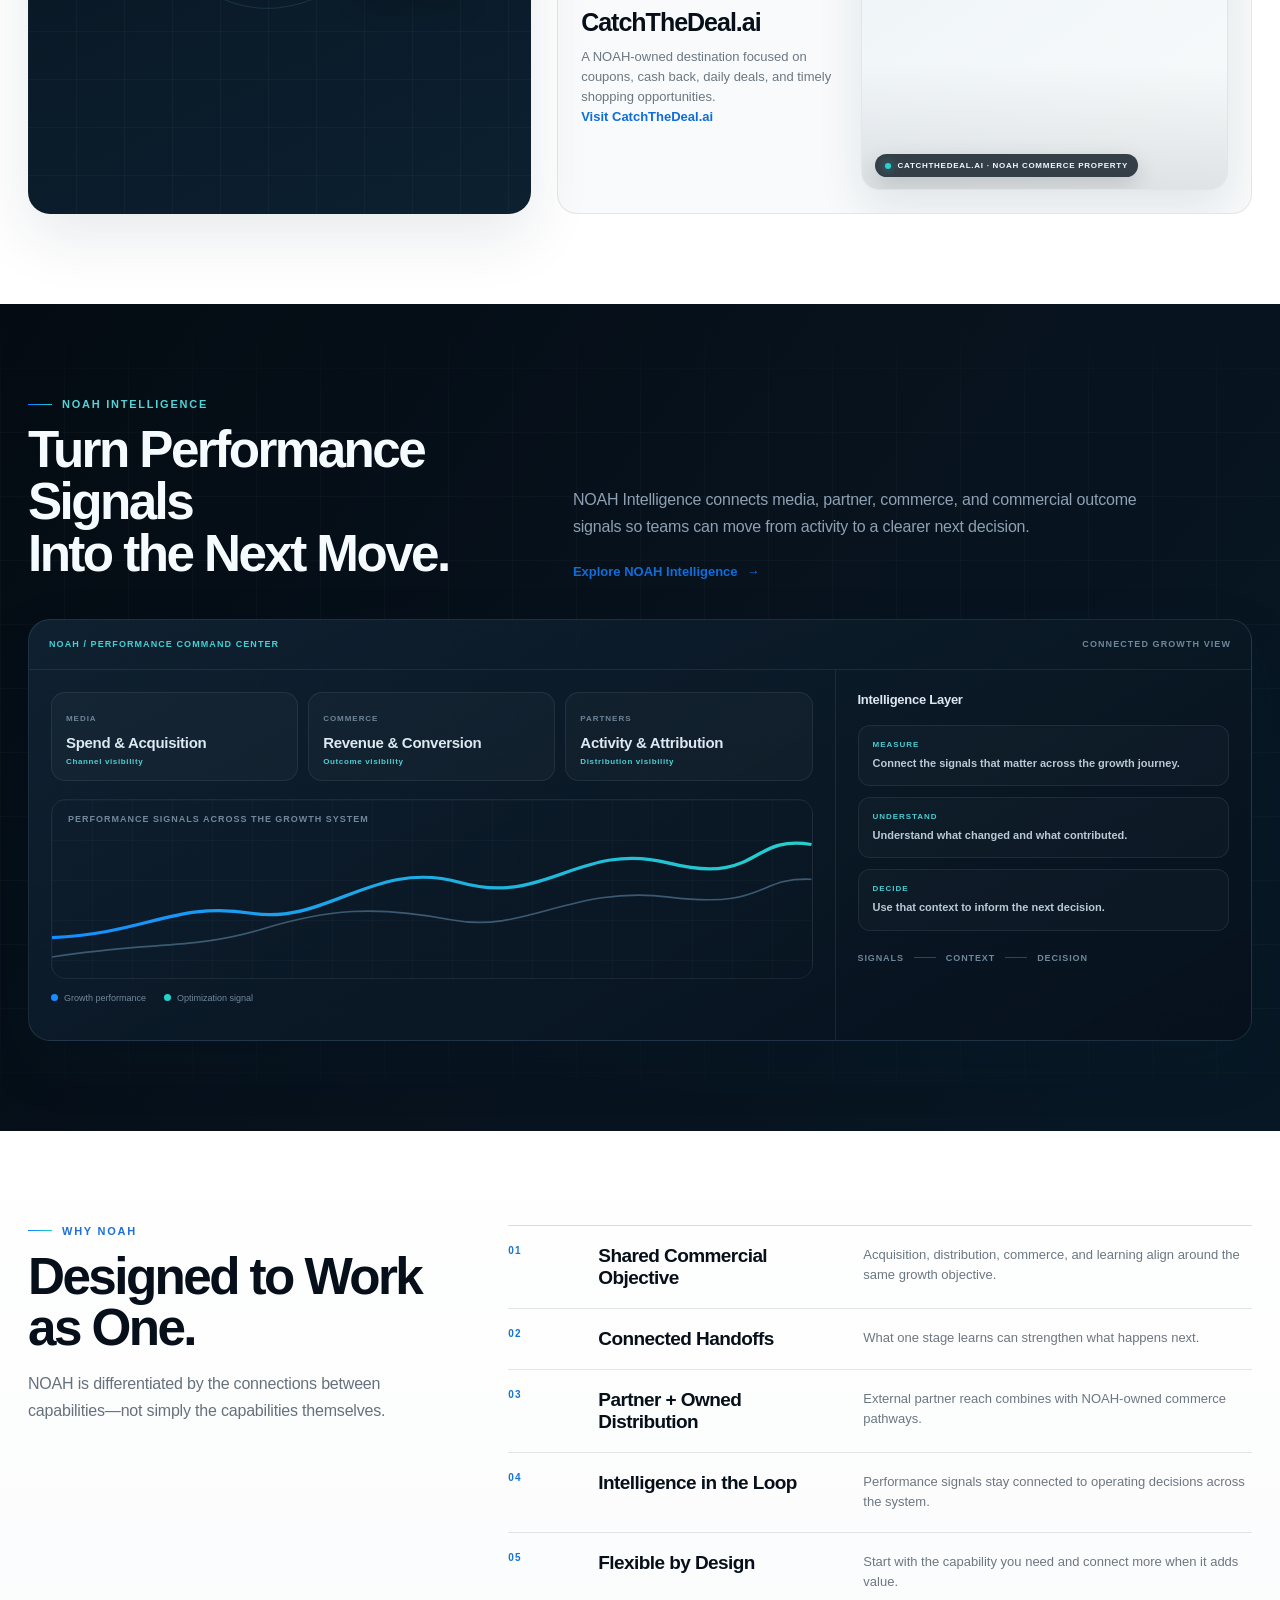
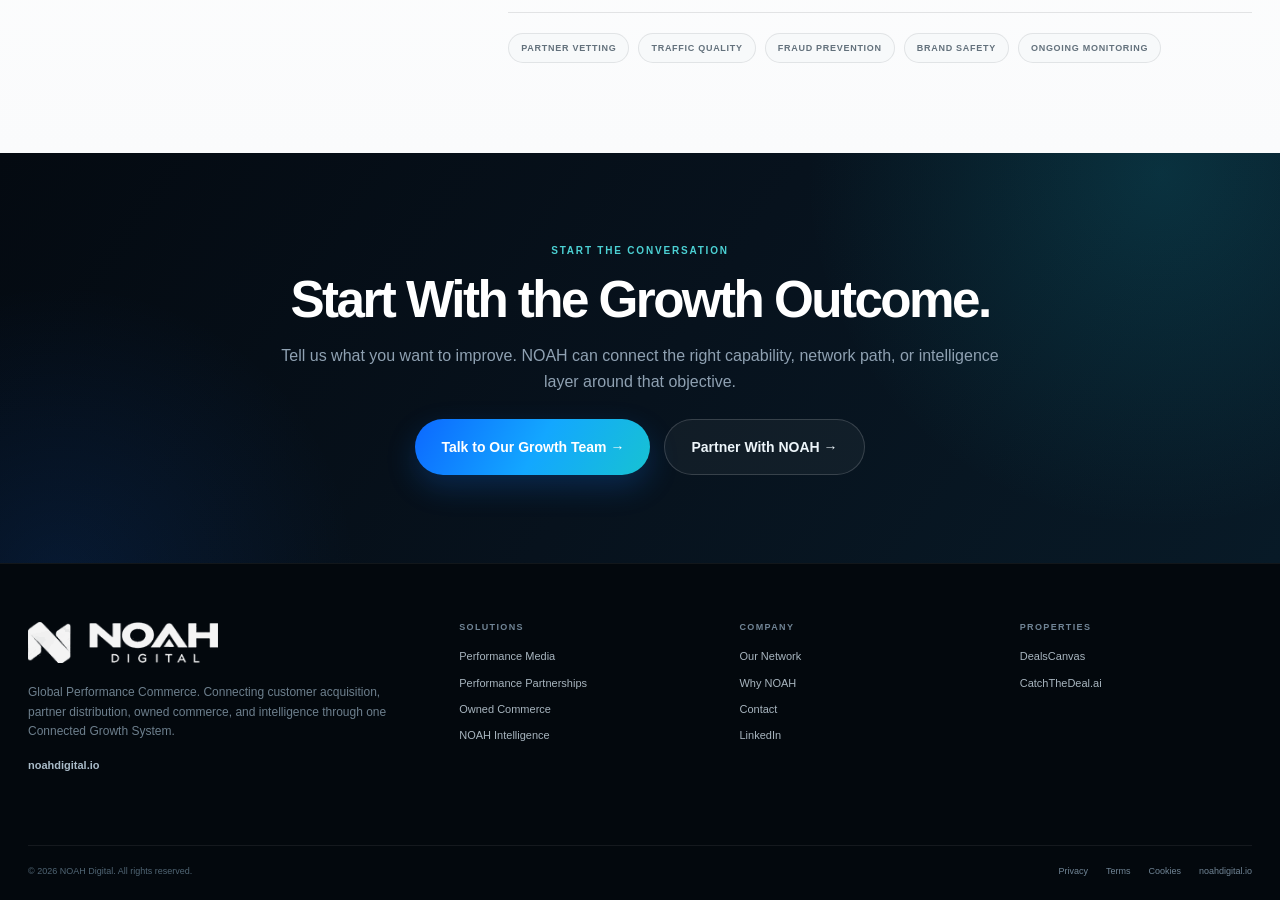
<file: browser.html>
<!doctype html><html><head><meta charset="utf-8"><meta name="viewport" content="width=device-width,initial-scale=1"><title>NOAH Digital</title><style>html,body{margin:0;background:#fff}#loading{min-height:100vh;display:grid;place-items:center;font:14px system-ui;color:#667783}</style></head><body><div id="loading">Loading NOAH…</div><script>(async()=>{try{const r=await fetch('./index.html?cb='+Date.now(),{cache:'no-store'});let h=await r.text();h=h.replaceAll('https://raw.githubusercontent.com/pks-alt/noah-website/worldclass-homepage-v5/assets/noah-logo.png','assets/noah-logo.png');document.open();document.write(h);document.close()}catch(e){document.getElementById('loading').textContent='Preview failed to load. Refresh once.'}})();</script></body></html>
</file>
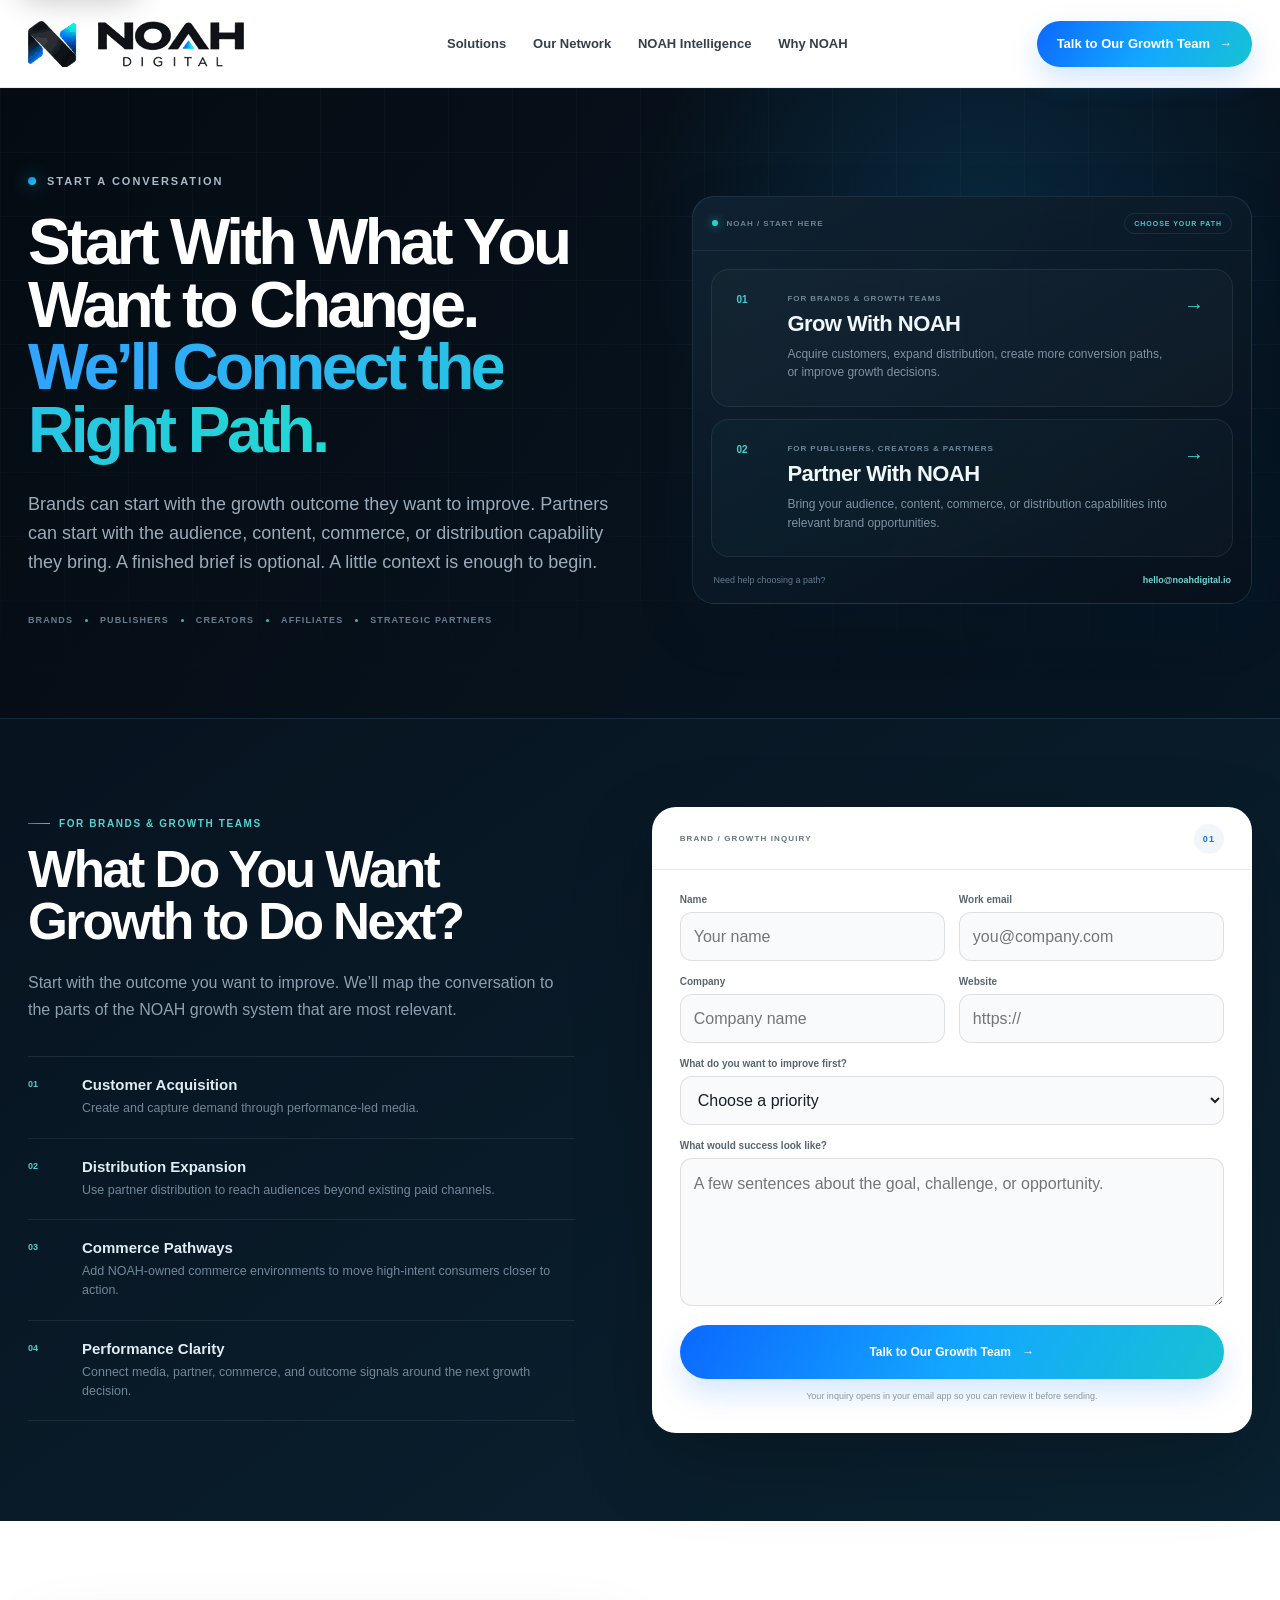
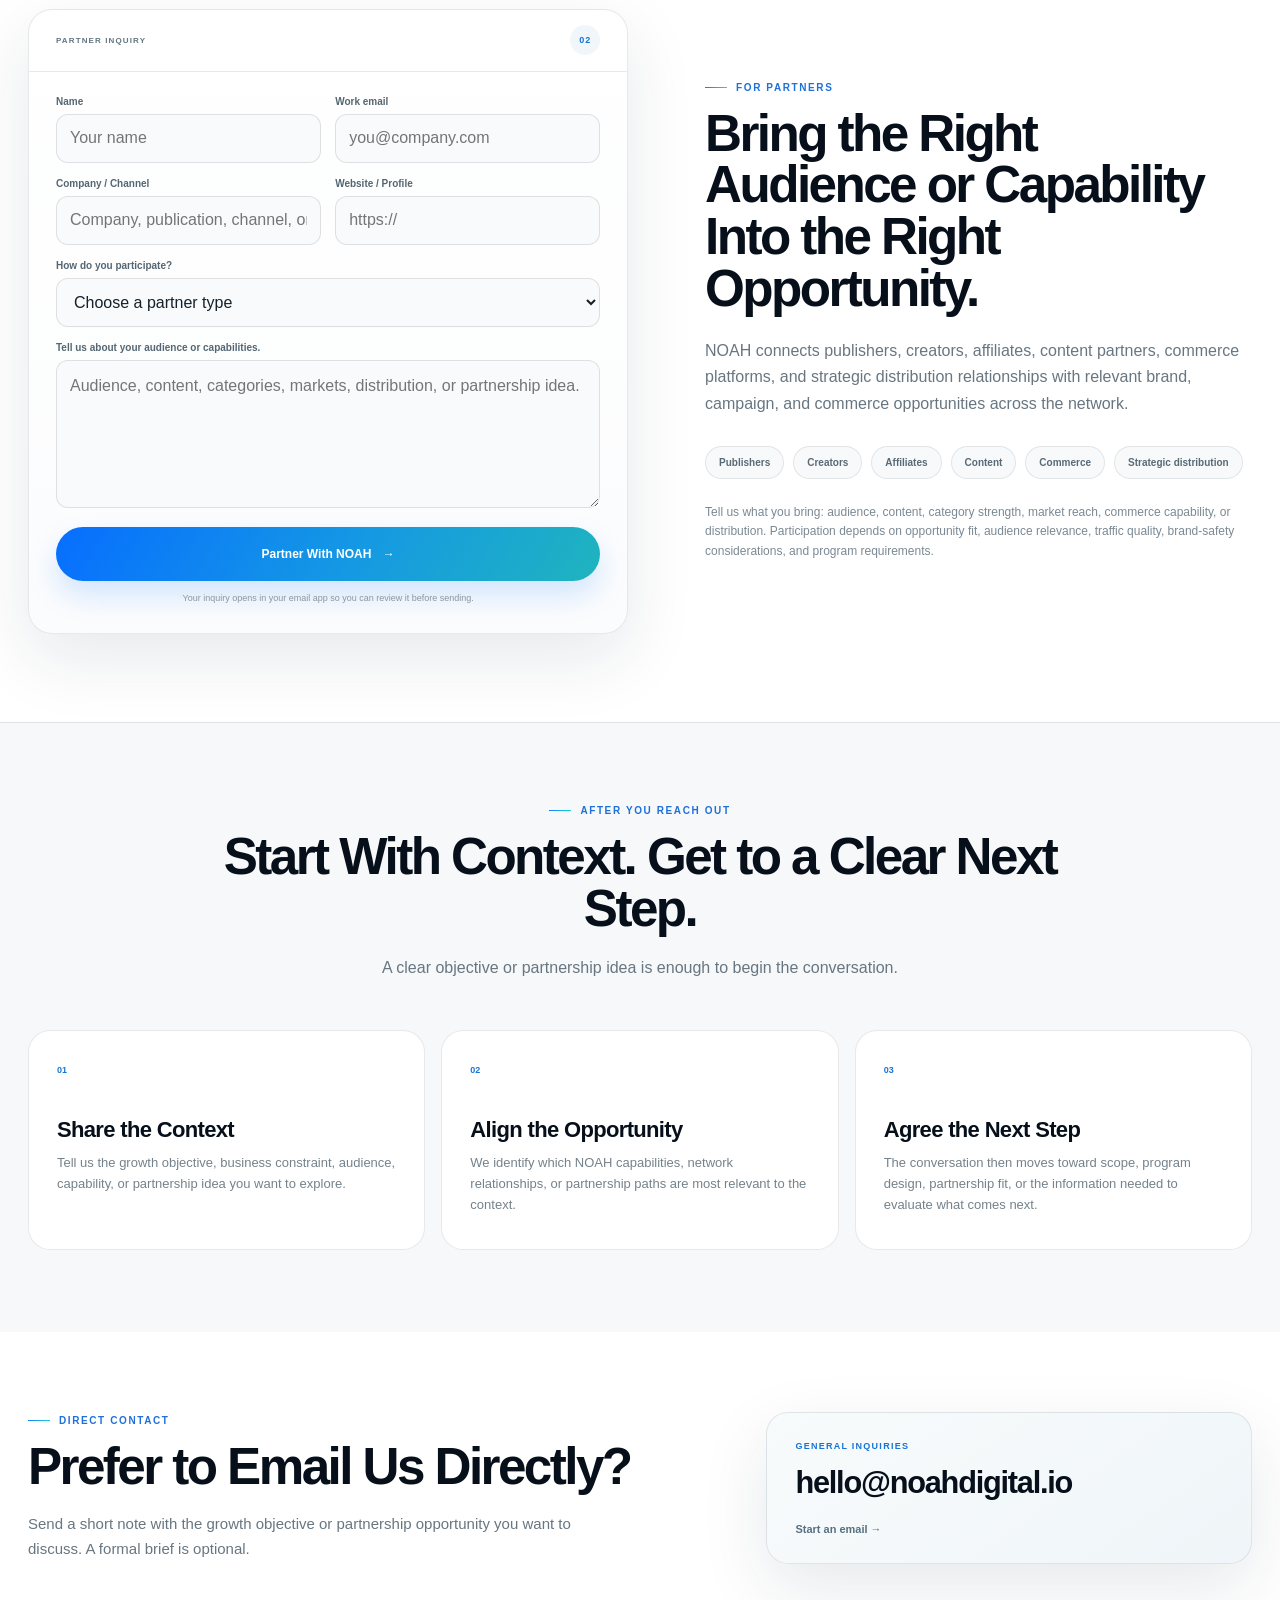
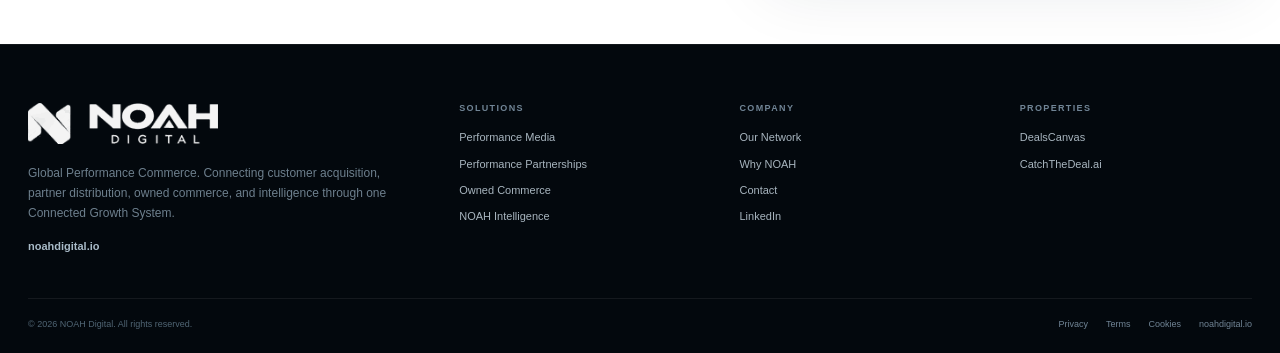
<file: contact.html>
<!doctype html>
<html lang="en">
<head>
<meta charset="utf-8">
<meta name="viewport" content="width=device-width, initial-scale=1">
<meta name="theme-color" content="#06101a">
<meta name="description" content="Start a conversation with NOAH Digital about customer acquisition, partner distribution, owned commerce, NOAH Intelligence, or joining the NOAH network."><meta name="robots" content="index,follow,max-image-preview:large,max-snippet:-1,max-video-preview:-1">
<title>Contact NOAH Digital | Growth & Partnership Inquiries</title><meta property="og:site_name" content="NOAH Digital"><meta property="og:locale" content="en_US"><meta property="og:type" content="website"><meta property="og:title" content="Contact NOAH Digital | Growth & Partnership Inquiries"><meta property="og:description" content="Start a conversation with NOAH Digital about customer acquisition, partner distribution, owned commerce, NOAH Intelligence, or joining the NOAH network."><meta property="og:url" content="https://noahdigital.io/contact.html"><meta property="og:image" content="https://noahdigital.io/assets/noah-lockup.png"><meta property="og:image:alt" content="NOAH Digital | Global Performance Commerce"><meta name="twitter:card" content="summary"><meta name="twitter:title" content="Contact NOAH Digital | Growth & Partnership Inquiries"><meta name="twitter:description" content="Start a conversation with NOAH Digital about customer acquisition, partner distribution, owned commerce, NOAH Intelligence, or joining the NOAH network."><meta name="twitter:image" content="https://noahdigital.io/assets/noah-lockup.png"><meta name="twitter:image:alt" content="NOAH Digital | Global Performance Commerce"><link rel="canonical" href="https://noahdigital.io/contact.html">
<script type="application/ld+json">{"@context":"https://schema.org","@graph":[{"@type":"ContactPage","@id":"https://noahdigital.io/contact.html#webpage","url":"https://noahdigital.io/contact.html","name":"Contact NOAH Digital | Growth & Partnership Inquiries","description":"Start a conversation with NOAH Digital about customer acquisition, partner distribution, owned commerce, NOAH Intelligence, or joining the NOAH network.","isPartOf":{"@id":"https://noahdigital.io/#website","url":"https://noahdigital.io/","name":"NOAH Digital"},"about":{"@id":"https://noahdigital.io/#organization","name":"NOAH Digital","url":"https://noahdigital.io/"},"breadcrumb":{"@id":"https://noahdigital.io/contact.html#breadcrumb"},"inLanguage":"en-US"},{"@type":"BreadcrumbList","@id":"https://noahdigital.io/contact.html#breadcrumb","itemListElement":[{"@type":"ListItem","position":1,"name":"Home","item":"https://noahdigital.io/"},{"@type":"ListItem","position":2,"name":"Contact","item":"https://noahdigital.io/contact.html"}]}]}</script><link rel="stylesheet" href="contact-page.css"><link rel="stylesheet" href="preqa-polish.css"><link rel="stylesheet" href="site-system.css">

<link rel="icon" href="/favicon.ico" type="image/x-icon" sizes="16x16 32x32 48x48 64x64">
<link rel="icon" href="/favicon-96.png" type="image/png" sizes="96x96">
<link rel="icon" href="/favicon-32.png" type="image/png" sizes="32x32">
<link rel="apple-touch-icon" href="/apple-touch-icon.png" sizes="180x180">
</head>
<body class="contact-page"><a class="skip-link" href="#main-content">Skip to content</a>
<header class="site-header">
  <div class="header-inner">
    <a class="brand" href="index.html" aria-label="NOAH Digital home"><img class="logo" src="assets/noah-lockup.png" alt="NOAH Digital"></a>
    <nav class="nav" aria-label="Primary navigation">
      <a href="solutions.html">Solutions</a>
      <a href="network.html">Our Network</a>
      <a href="intelligence.html">NOAH Intelligence</a>
      <a href="why.html">Why NOAH</a>
    </nav>
    <div class="header-actions">
      <a class="header-cta active" href="contact.html">Talk to Our Growth Team <span>→</span></a>
      <button class="menu-button" type="button" aria-expanded="false" aria-controls="mobile-nav" aria-label="Open navigation">☰</button>
    </div>
  </div>
  <nav class="mobile-nav" id="mobile-nav" aria-label="Mobile navigation">
    <a href="solutions.html">Solutions</a>
    <a href="network.html">Our Network</a>
    <a href="intelligence.html">NOAH Intelligence</a>
    <a href="why.html">Why NOAH</a>
    <a class="mobile-cta" href="contact.html">Talk to Our Growth Team →</a>
  </nav>
</header>

<main id="main-content">
<section class="hero">
  <div class="hero-grid-bg" aria-hidden="true"></div>
  <div class="section-wrap hero-inner">
    <div class="hero-copy">
      <div class="eyebrow"><span></span> START A CONVERSATION</div>
      <h1>Start With What You Want to Change. <em>We’ll Connect the Right Path.</em></h1>
      <p>Brands can start with the growth outcome they want to improve. Partners can start with the audience, content, commerce, or distribution capability they bring. A finished brief is optional. A little context is enough to begin.</p>
      <div class="hero-proof"><span>Brands</span><i></i><span>Publishers</span><i></i><span>Creators</span><i></i><span>Affiliates</span><i></i><span>Strategic partners</span></div>
    </div>

    <div class="path-card" aria-label="Choose how to work with NOAH">
      <div class="path-top"><span><i></i> NOAH / START HERE</span><b>CHOOSE YOUR PATH</b></div>
      <div class="path-options">
        <a href="#brand-inquiry" class="path-option brand-path">
          <span class="path-number">01</span>
          <div><small>FOR BRANDS & GROWTH TEAMS</small><strong>Grow With NOAH</strong><p>Acquire customers, expand distribution, create more conversion paths, or improve growth decisions.</p></div>
          <em>→</em>
        </a>
        <a href="#partner-inquiry" class="path-option partner-path">
          <span class="path-number">02</span>
          <div><small>FOR PUBLISHERS, CREATORS & PARTNERS</small><strong>Partner With NOAH</strong><p>Bring your audience, content, commerce, or distribution capabilities into relevant brand opportunities.</p></div>
          <em>→</em>
        </a>
      </div>
      <div class="path-bottom"><span>Need help choosing a path?</span><a href="mailto:hello@noahdigital.io">hello@noahdigital.io </a></div>
    </div>
  </div>
</section>

<section class="brand-section" id="brand-inquiry">
  <div class="section-wrap inquiry-grid">
    <div class="inquiry-copy">
      <div class="section-kicker light-kicker">FOR BRANDS & GROWTH TEAMS</div>
      <h2>What Do You Want Growth to Do Next?</h2>
      <p class="lead">Start with the outcome you want to improve. We’ll map the conversation to the parts of the NOAH growth system that are most relevant.</p>
      <div class="inquiry-points">
        <div><span>01</span><div><strong>Customer Acquisition</strong><p>Create and capture demand through performance-led media.</p></div></div>
        <div><span>02</span><div><strong>Distribution Expansion</strong><p>Use partner distribution to reach audiences beyond existing paid channels.</p></div></div>
        <div><span>03</span><div><strong>Commerce Pathways</strong><p>Add NOAH-owned commerce environments to move high-intent consumers closer to action.</p></div></div>
        <div><span>04</span><div><strong>Performance Clarity</strong><p>Connect media, partner, commerce, and outcome signals around the next growth decision.</p></div></div>
      </div>
    </div>

    <form class="inquiry-form brand-form" id="brand-form">
      <div class="form-head"><span>BRAND / GROWTH INQUIRY</span><b>01</b></div>
      <div class="field-row">
        <label><span>Name</span><input type="text" name="name" autocomplete="name" required placeholder="Your name"></label>
        <label><span>Work email</span><input type="email" name="email" autocomplete="email" required placeholder="you@company.com"></label>
      </div>
      <div class="field-row">
        <label><span>Company</span><input type="text" name="company" autocomplete="organization" required placeholder="Company name"></label>
        <label><span>Website</span><input type="url" name="website" placeholder="https://"></label>
      </div>
      <label><span>What do you want to improve first?</span>
        <select name="priority" required>
          <option value="">Choose a priority</option>
          <option>Acquire more customers</option>
          <option>Expand distribution</option>
          <option>Create more conversion paths</option>
          <option>Improve performance visibility</option>
          <option>Connect multiple growth capabilities</option>
          <option>Not sure yet</option>
        </select>
      </label>
      <label><span>What would success look like?</span><textarea name="message" rows="5" required placeholder="A few sentences about the goal, challenge, or opportunity."></textarea></label>
      <button class="submit-button" type="submit">Talk to Our Growth Team <span>→</span></button>
      <p class="form-note">Your inquiry opens in your email app so you can review it before sending.</p>
    </form>
  </div>
</section>

<section class="partner-section" id="partner-inquiry">
  <div class="section-wrap inquiry-grid reverse">
    <form class="inquiry-form partner-form" id="partner-form">
      <div class="form-head"><span>PARTNER INQUIRY</span><b>02</b></div>
      <div class="field-row">
        <label><span>Name</span><input type="text" name="name" autocomplete="name" required placeholder="Your name"></label>
        <label><span>Work email</span><input type="email" name="email" autocomplete="email" required placeholder="you@company.com"></label>
      </div>
      <div class="field-row">
        <label><span>Company / Channel</span><input type="text" name="company" required placeholder="Company, publication, channel, or brand"></label>
        <label><span>Website / Profile</span><input type="url" name="website" placeholder="https://"></label>
      </div>
      <label><span>How do you participate?</span>
        <select name="partnerType" required>
          <option value="">Choose a partner type</option>
          <option>Publisher</option>
          <option>Creator / Influencer</option>
          <option>Affiliate</option>
          <option>Content partner</option>
          <option>Commerce / Distribution partner</option>
          <option>Technology / Strategic partner</option>
          <option>Other</option>
        </select>
      </label>
      <label><span>Tell us about your audience or capabilities.</span><textarea name="message" rows="5" required placeholder="Audience, content, categories, markets, distribution, or partnership idea."></textarea></label>
      <button class="submit-button partner-submit" type="submit">Partner With NOAH <span>→</span></button>
      <p class="form-note">Your inquiry opens in your email app so you can review it before sending.</p>
    </form>

    <div class="inquiry-copy partner-copy">
      <div class="section-kicker">FOR PARTNERS</div>
      <h2>Bring the Right Audience or Capability Into the Right Opportunity.</h2>
      <p class="lead">NOAH connects publishers, creators, affiliates, content partners, commerce platforms, and strategic distribution relationships with relevant brand, campaign, and commerce opportunities across the network.</p>
      <div class="partner-types">
        <span>Publishers</span><span>Creators</span><span>Affiliates</span><span>Content</span><span>Commerce</span><span>Strategic distribution</span>
      </div>
      <p class="small-copy">Tell us what you bring: audience, content, category strength, market reach, commerce capability, or distribution. Participation depends on opportunity fit, audience relevance, traffic quality, brand-safety considerations, and program requirements.</p>
    </div>
  </div>
</section>

<section class="what-next-section">
  <div class="section-wrap">
    <div class="centered-head"><div class="section-kicker centered-kicker">AFTER YOU REACH OUT</div><h2>Start With Context. Get to a Clear Next Step.</h2><p>A clear objective or partnership idea is enough to begin the conversation.</p></div>
    <div class="next-grid">
      <article><span>01</span><h3>Share the Context</h3><p>Tell us the growth objective, business constraint, audience, capability, or partnership idea you want to explore.</p></article>
      <article><span>02</span><h3>Align the Opportunity</h3><p>We identify which NOAH capabilities, network relationships, or partnership paths are most relevant to the context.</p></article>
      <article><span>03</span><h3>Agree the Next Step</h3><p>The conversation then moves toward scope, program design, partnership fit, or the information needed to evaluate what comes next.</p></article>
    </div>
  </div>
</section>

<section class="contact-direct">
  <div class="section-wrap direct-grid">
    <div><div class="section-kicker">DIRECT CONTACT</div><h2>Prefer to Email Us Directly?</h2><p>Send a short note with the growth objective or partnership opportunity you want to discuss. A formal brief is optional.</p></div>
    <a class="email-card" href="mailto:hello@noahdigital.io"><small>GENERAL INQUIRIES</small><strong>hello@noahdigital.io</strong><span>Start an email →</span></a>
  </div>
</section>
</main>

<footer class="site-footer">
  <div class="footer-inner">
    <div class="footer-grid">
      <div class="footer-brand">
        <a href="index.html" aria-label="NOAH Digital home"><img src="assets/noah-lockup.png" alt="NOAH Digital"></a>
        <p>Global Performance Commerce. Connecting customer acquisition, partner distribution, owned commerce, and intelligence through one Connected Growth System.</p>
        <a class="footer-domain" href="https://noahdigital.io/" target="_blank" rel="noopener">noahdigital.io </a>
      </div>
      <div class="footer-col">
        <h4>Solutions</h4>
        <a href="solutions.html#media">Performance Media</a>
        <a href="solutions.html#partnerships">Performance Partnerships</a>
        <a href="solutions.html#commerce">Owned Commerce</a>
        <a href="intelligence.html">NOAH Intelligence</a>
      </div>
      <div class="footer-col"><h4>Company</h4><a href="network.html">Our Network</a><a href="why.html">Why NOAH</a><a href="contact.html">Contact</a><a href="https://www.linkedin.com/company/noah-digital-inc/" target="_blank" rel="noopener">LinkedIn </a></div>
      <div class="footer-col">
        <h4>Properties</h4>
        <a href="https://www.dealscanvas.com/" target="_blank" rel="noopener">DealsCanvas </a>
        <a href="https://www.catchthedeal.ai/" target="_blank" rel="noopener">CatchTheDeal.ai </a>
      </div>
    </div>
    <div class="footer-bottom">
      <span>© 2026 NOAH Digital. All rights reserved.</span>
      <div class="footer-bottom-links"><a href="privacy.html">Privacy</a><a href="terms.html">Terms</a><a href="cookies.html">Cookies</a><a href="https://noahdigital.io/" target="_blank" rel="noopener">noahdigital.io</a></div>
    </div>
  </div>
</footer>

<script>

function mailFromForm(form,subjectPrefix){form.addEventListener('submit',e=>{e.preventDefault();const data=new FormData(form);const lines=[];for(const [key,value] of data.entries()){if(String(value).trim())lines.push(`${key.replace(/([A-Z])/g,' $1').replace(/^./,c=>c.toUpperCase())}: ${value}`)}const company=data.get('company')||'';const subject=encodeURIComponent(`${subjectPrefix}${company?' | '+company:''}`);const body=encodeURIComponent(lines.join('\n\n'));window.location.href=`mailto:hello@noahdigital.io?subject=${subject}&body=${body}`;});}
mailFromForm(document.getElementById('brand-form'),'NOAH Growth Inquiry');
mailFromForm(document.getElementById('partner-form'),'Partner With NOAH');
</script>
<script src="site-shell.js"></script>
</body>
</html>
</file>
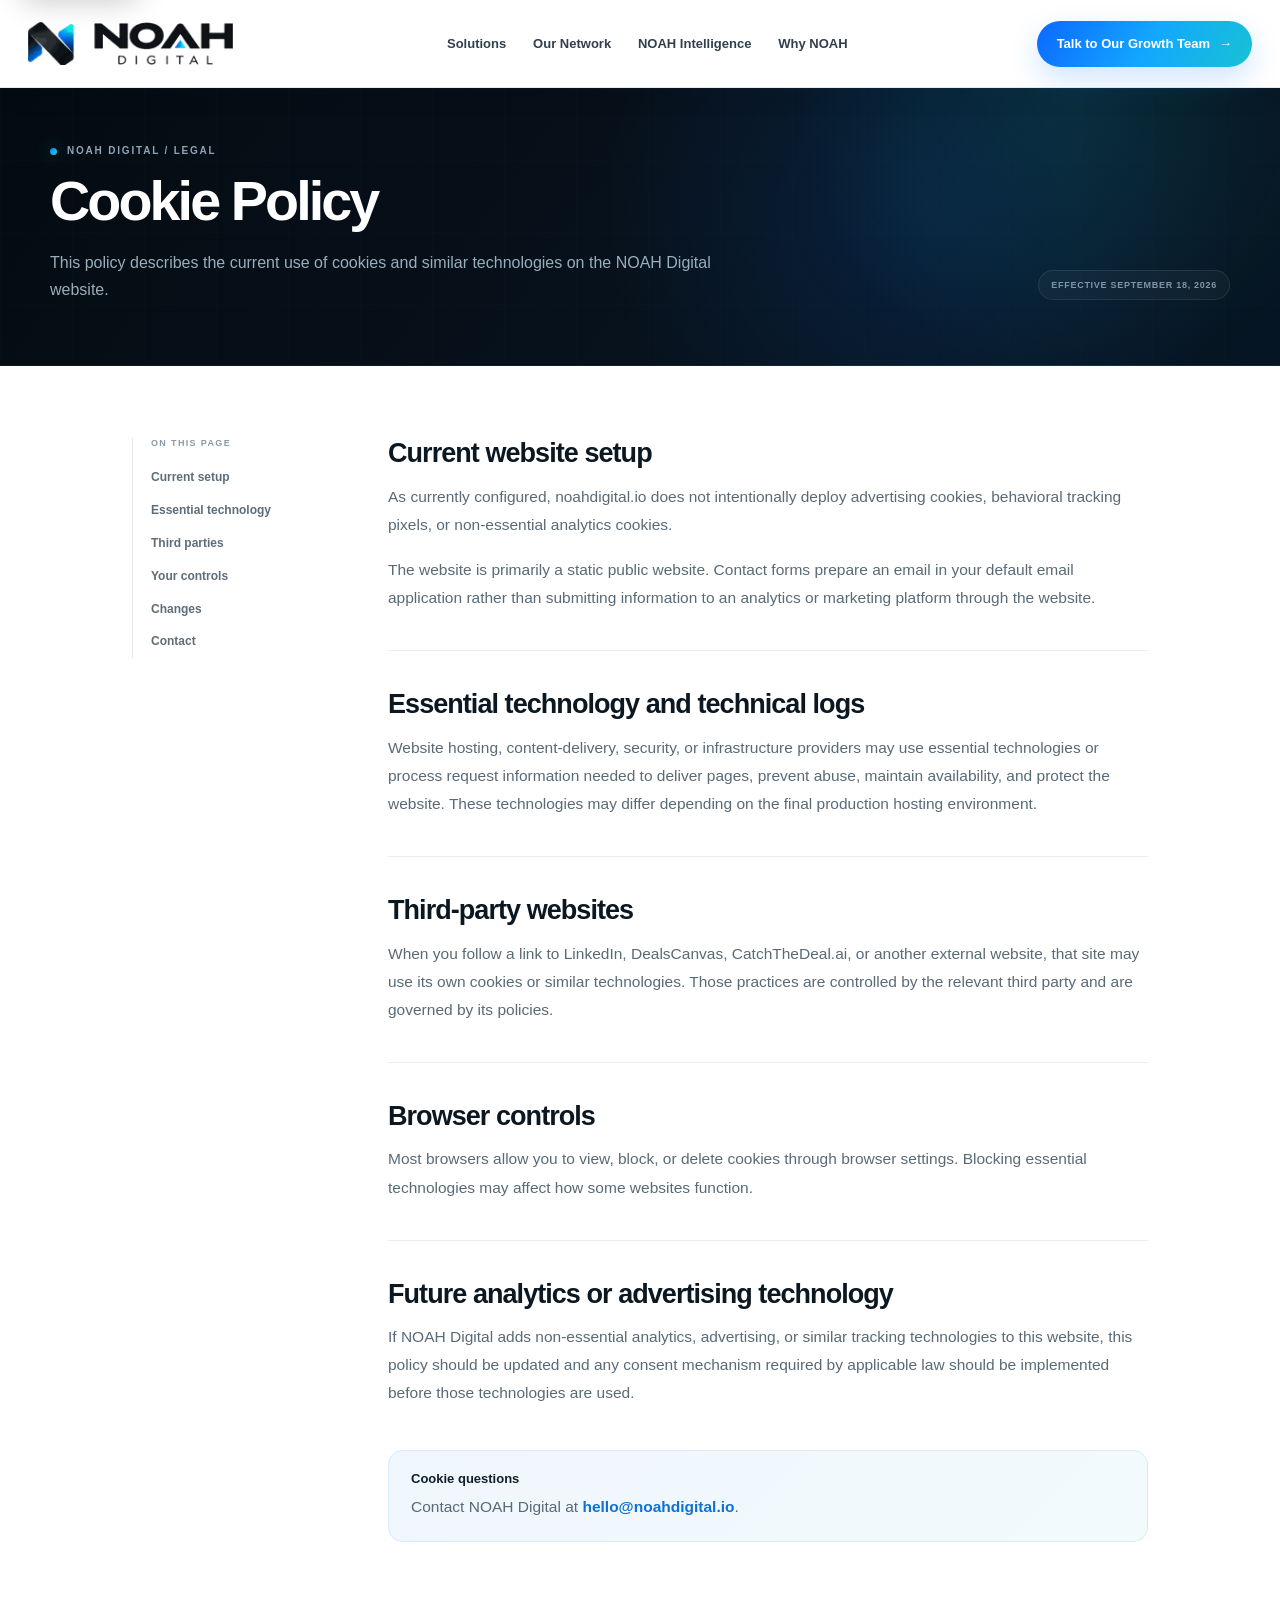
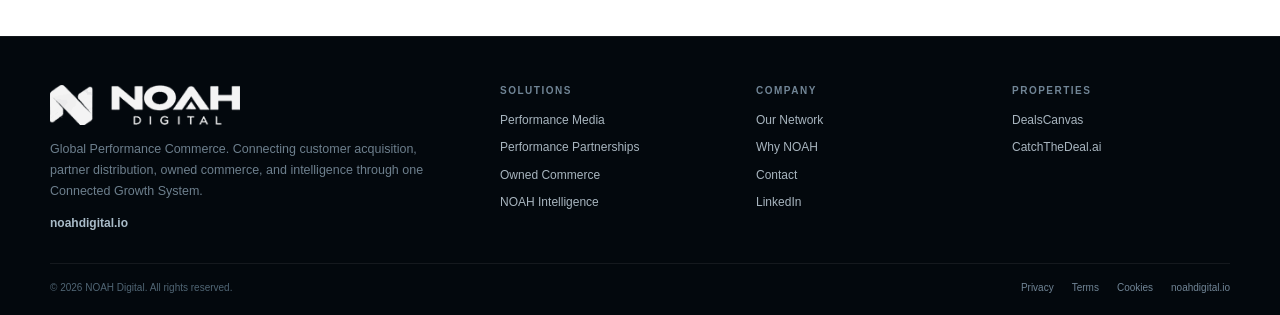
<file: cookies.html>
<!doctype html>
<html lang="en">
<head>
<meta charset="utf-8">
<meta name="viewport" content="width=device-width, initial-scale=1">
<meta name="theme-color" content="#06101a">
<meta name="description" content="Cookie Policy for the NOAH Digital website at noahdigital.io."><meta name="robots" content="index,follow,max-image-preview:large,max-snippet:-1,max-video-preview:-1">

<title>Cookie Policy | NOAH Digital</title>
<link rel="canonical" href="https://noahdigital.io/cookies.html">
<meta property="og:site_name" content="NOAH Digital"><meta property="og:locale" content="en_US">
<meta property="og:type" content="website">
<meta property="og:title" content="Cookie Policy | NOAH Digital">
<meta property="og:description" content="Cookie Policy for the NOAH Digital website at noahdigital.io.">
<meta property="og:url" content="https://noahdigital.io/cookies.html">
<meta property="og:image" content="https://noahdigital.io/assets/noah-lockup.png"><meta property="og:image:alt" content="NOAH Digital | Global Performance Commerce">
<meta name="twitter:card" content="summary">
<meta name="twitter:title" content="Cookie Policy | NOAH Digital">
<meta name="twitter:description" content="Cookie Policy for the NOAH Digital website at noahdigital.io."><meta name="twitter:image" content="https://noahdigital.io/assets/noah-lockup.png"><meta name="twitter:image:alt" content="NOAH Digital | Global Performance Commerce">
<script type="application/ld+json">{"@context":"https://schema.org","@graph":[{"@type":"WebPage","@id":"https://noahdigital.io/cookies.html#webpage","url":"https://noahdigital.io/cookies.html","name":"Cookie Policy | NOAH Digital","description":"Cookie Policy for the NOAH Digital website at noahdigital.io.","isPartOf":{"@id":"https://noahdigital.io/#website","url":"https://noahdigital.io/","name":"NOAH Digital"},"about":{"@id":"https://noahdigital.io/#organization","name":"NOAH Digital","url":"https://noahdigital.io/"},"breadcrumb":{"@id":"https://noahdigital.io/cookies.html#breadcrumb"},"inLanguage":"en-US"},{"@type":"BreadcrumbList","@id":"https://noahdigital.io/cookies.html#breadcrumb","itemListElement":[{"@type":"ListItem","position":1,"name":"Home","item":"https://noahdigital.io/"},{"@type":"ListItem","position":2,"name":"Cookie Policy","item":"https://noahdigital.io/cookies.html"}]}]}</script><link rel="stylesheet" href="site-system.css">
<link rel="stylesheet" href="legal-page.css">

<link rel="icon" href="/favicon.ico" type="image/x-icon" sizes="16x16 32x32 48x48 64x64">
<link rel="icon" href="/favicon-96.png" type="image/png" sizes="96x96">
<link rel="icon" href="/favicon-32.png" type="image/png" sizes="32x32">
<link rel="apple-touch-icon" href="/apple-touch-icon.png" sizes="180x180">
</head>
<body class="legal-page">
<a class="skip-link" href="#main-content">Skip to content</a>
<header class="site-header">
  <div class="header-inner">
    <a class="brand" href="index.html" aria-label="NOAH Digital home"><img class="logo" src="assets/noah-lockup.png" alt="NOAH Digital"></a>
    <nav class="nav" aria-label="Primary navigation">
      <a href="solutions.html">Solutions</a>
      <a href="network.html">Our Network</a>
      <a href="intelligence.html">NOAH Intelligence</a>
      <a href="why.html">Why NOAH</a>
    </nav>
    <div class="header-actions">
      <a class="header-cta" href="contact.html">Talk to Our Growth Team <span>→</span></a>
      <button class="menu-button" type="button" aria-expanded="false" aria-controls="mobile-nav" aria-label="Open navigation">☰</button>
    </div>
  </div>
  <nav class="mobile-nav" id="mobile-nav" aria-label="Mobile navigation">
    <a href="solutions.html">Solutions</a>
    <a href="network.html">Our Network</a>
    <a href="intelligence.html">NOAH Intelligence</a>
    <a href="why.html">Why NOAH</a>
    <a class="mobile-cta" href="contact.html">Talk to Our Growth Team →</a>
  </nav>
</header>
<main id="main-content">
<section class="legal-hero"><div class="section-wrap"><div class="eyebrow">NOAH DIGITAL / LEGAL</div><h1>Cookie Policy</h1><p>This policy describes the current use of cookies and similar technologies on the NOAH Digital website.</p><div class="legal-meta">Effective September 18, 2026</div></div></section>
<section class="legal-content"><div class="section-wrap legal-layout"><aside class="legal-nav"><strong>On this page</strong><a href="#current">Current setup</a><a href="#essential">Essential technology</a><a href="#third-party">Third parties</a><a href="#control">Your controls</a><a href="#changes">Changes</a><a href="#contact">Contact</a></aside><article class="legal-copy"><h2 id="current">Current website setup</h2>
<p>As currently configured, noahdigital.io does not intentionally deploy advertising cookies, behavioral tracking pixels, or non-essential analytics cookies.</p>
<p>The website is primarily a static public website. Contact forms prepare an email in your default email application rather than submitting information to an analytics or marketing platform through the website.</p>

<h2 id="essential">Essential technology and technical logs</h2>
<p>Website hosting, content-delivery, security, or infrastructure providers may use essential technologies or process request information needed to deliver pages, prevent abuse, maintain availability, and protect the website. These technologies may differ depending on the final production hosting environment.</p>

<h2 id="third-party">Third-party websites</h2>
<p>When you follow a link to LinkedIn, DealsCanvas, CatchTheDeal.ai, or another external website, that site may use its own cookies or similar technologies. Those practices are controlled by the relevant third party and are governed by its policies.</p>

<h2 id="control">Browser controls</h2>
<p>Most browsers allow you to view, block, or delete cookies through browser settings. Blocking essential technologies may affect how some websites function.</p>

<h2 id="changes">Future analytics or advertising technology</h2>
<p>If NOAH Digital adds non-essential analytics, advertising, or similar tracking technologies to this website, this policy should be updated and any consent mechanism required by applicable law should be implemented before those technologies are used.</p>

<div class="legal-callout" id="contact"><strong>Cookie questions</strong><p>Contact NOAH Digital at <a href="mailto:hello@noahdigital.io">hello@noahdigital.io</a>.</p></div></article></div></section>
</main>
<footer class="site-footer">
  <div class="footer-inner">
    <div class="footer-grid">
      <div class="footer-brand">
        <a href="index.html" aria-label="NOAH Digital home"><img src="assets/noah-lockup.png" alt="NOAH Digital"></a>
        <p>Global Performance Commerce. Connecting customer acquisition, partner distribution, owned commerce, and intelligence through one Connected Growth System.</p>
        <a class="footer-domain" href="https://noahdigital.io/" target="_blank" rel="noopener">noahdigital.io </a>
      </div>
      <div class="footer-col"><h4>Solutions</h4><a href="solutions.html#media">Performance Media</a><a href="solutions.html#partnerships">Performance Partnerships</a><a href="solutions.html#commerce">Owned Commerce</a><a href="intelligence.html">NOAH Intelligence</a></div>
      <div class="footer-col"><h4>Company</h4><a href="network.html">Our Network</a><a href="why.html">Why NOAH</a><a href="contact.html">Contact</a><a href="https://www.linkedin.com/company/noah-digital-inc/" target="_blank" rel="noopener">LinkedIn </a></div>
      <div class="footer-col"><h4>Properties</h4><a href="https://www.dealscanvas.com/" target="_blank" rel="noopener">DealsCanvas </a><a href="https://www.catchthedeal.ai/" target="_blank" rel="noopener">CatchTheDeal.ai </a></div>
    </div>
    <div class="footer-bottom">
      <span>© 2026 NOAH Digital. All rights reserved.</span>
      <div class="footer-bottom-links"><a href="privacy.html">Privacy</a><a href="terms.html">Terms</a><a href="cookies.html">Cookies</a><a href="https://noahdigital.io/" target="_blank" rel="noopener">noahdigital.io</a></div>
    </div>
  </div>
</footer>
<script src="site-shell.js"></script>
</body>
</html>
</file>
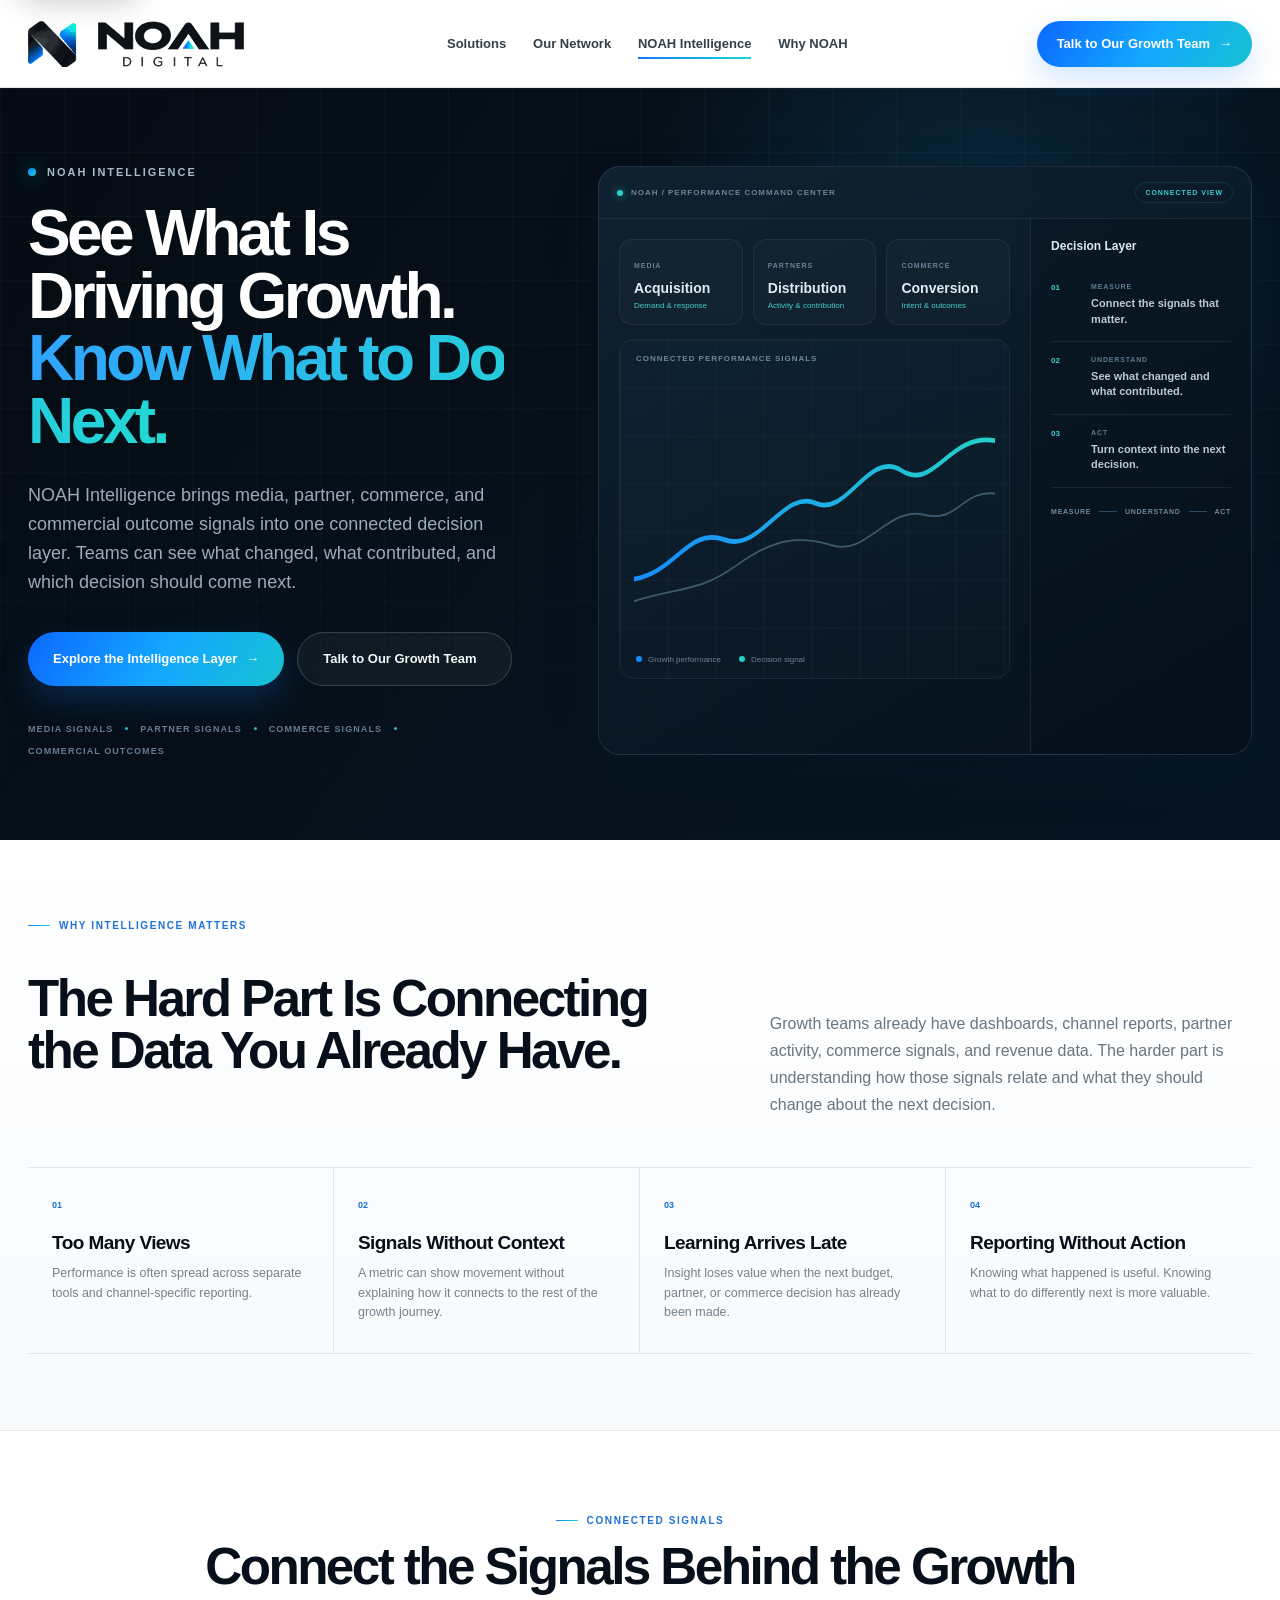
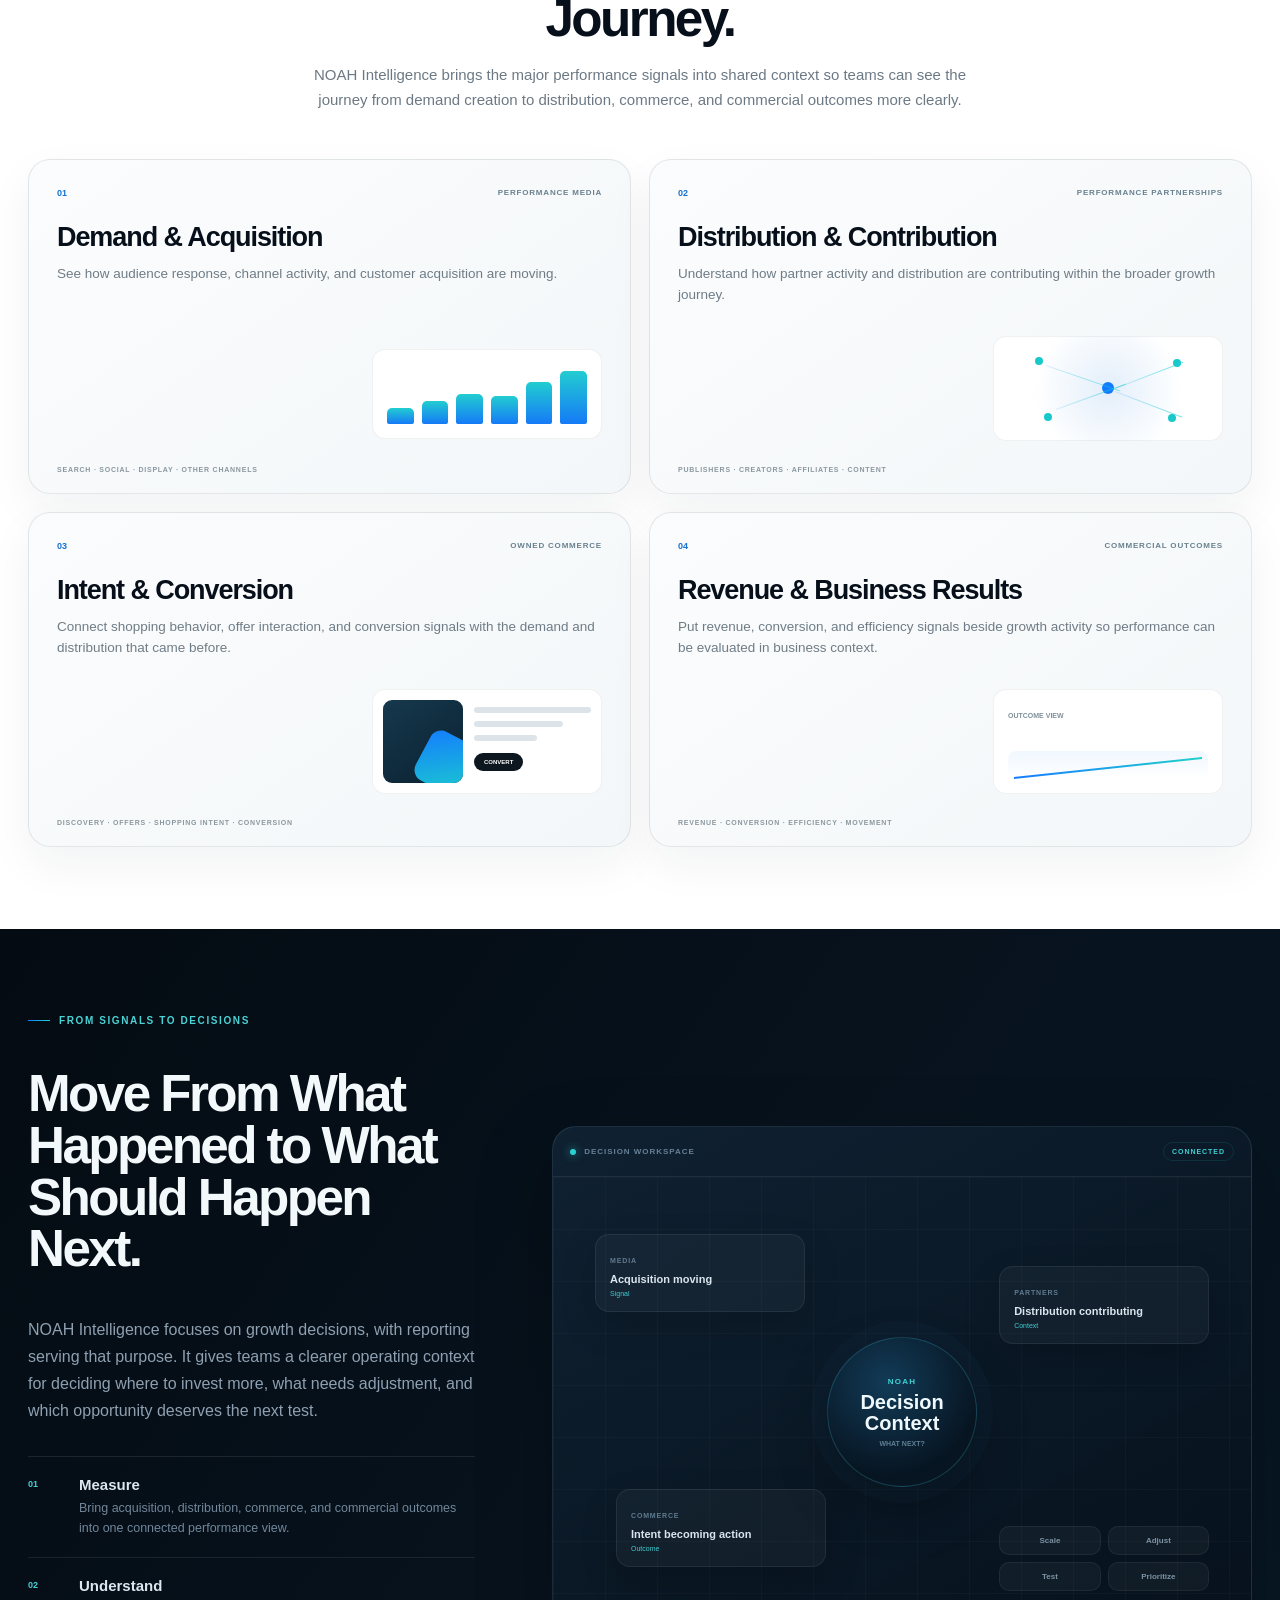
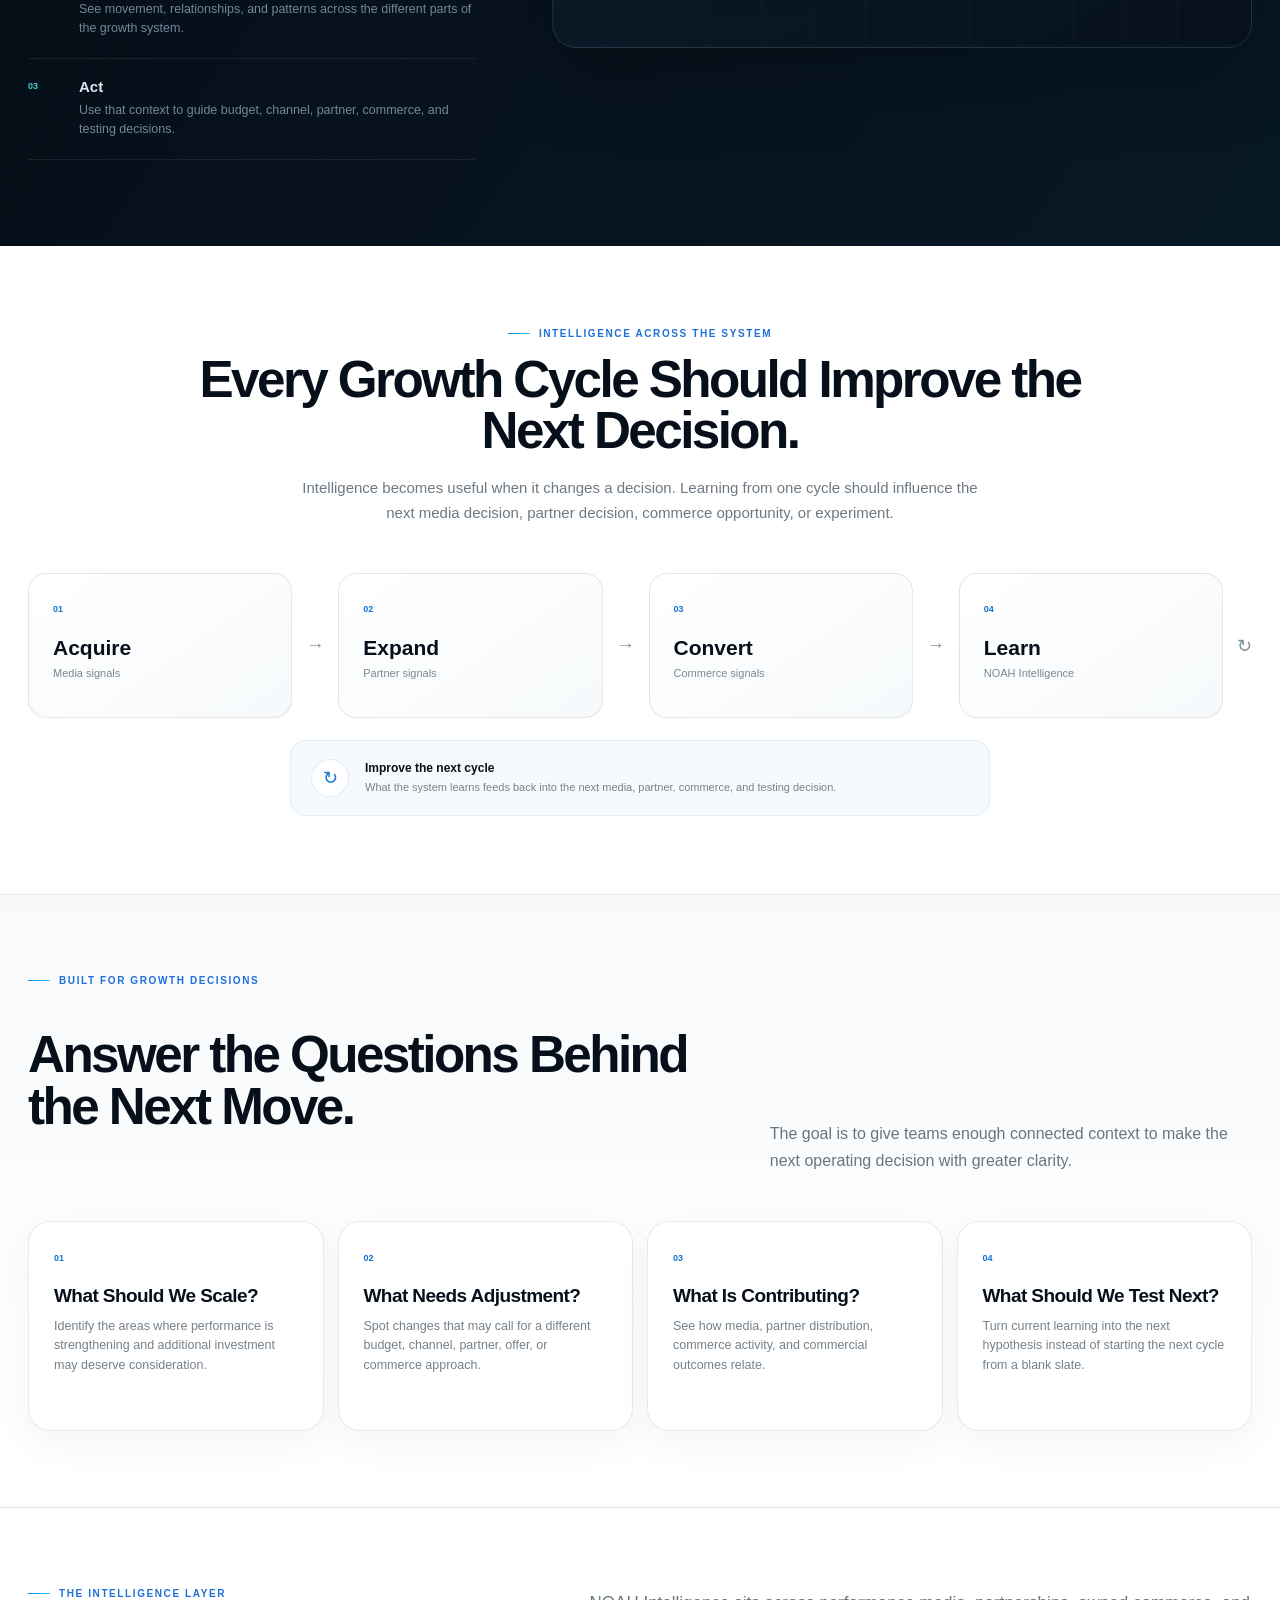
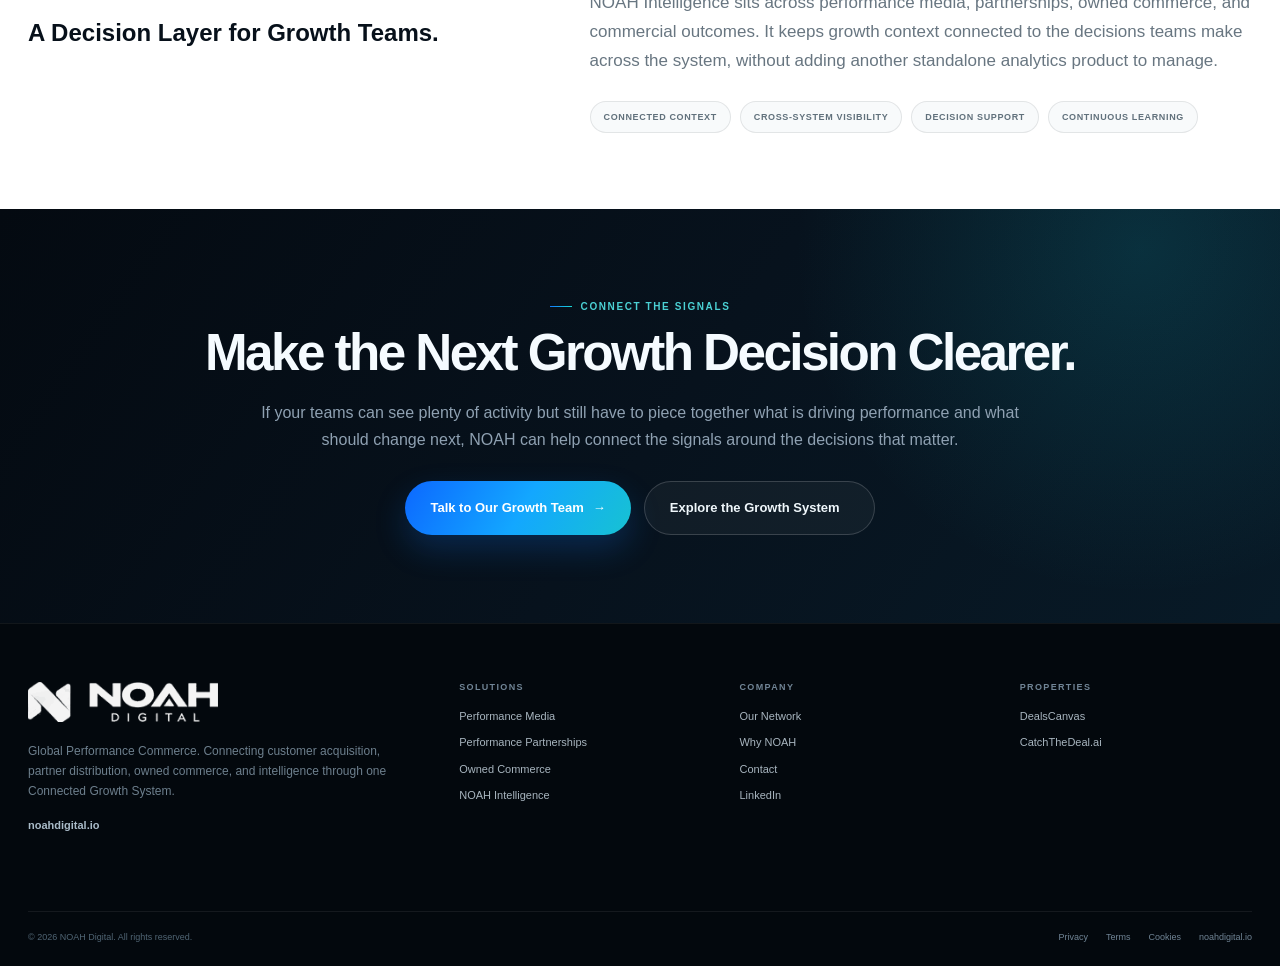
<file: intelligence.html>
<!doctype html>
<html lang="en">
<head>
<meta charset="utf-8">
<meta name="viewport" content="width=device-width, initial-scale=1">
<meta name="theme-color" content="#06101a">
<meta name="description" content="NOAH Intelligence connects media, partner, commerce, and outcome signals so growth teams can see what changed, what contributed, and what to do next."><meta name="robots" content="index,follow,max-image-preview:large,max-snippet:-1,max-video-preview:-1">
<title>NOAH Intelligence | Growth Marketing Decision Layer</title><meta property="og:site_name" content="NOAH Digital"><meta property="og:locale" content="en_US"><meta property="og:type" content="website"><meta property="og:title" content="NOAH Intelligence | Growth Marketing Decision Layer"><meta property="og:description" content="NOAH Intelligence connects media, partner, commerce, and outcome signals so growth teams can see what changed, what contributed, and what to do next."><meta property="og:url" content="https://noahdigital.io/intelligence.html"><meta property="og:image" content="https://noahdigital.io/assets/noah-lockup.png"><meta property="og:image:alt" content="NOAH Digital | Global Performance Commerce"><meta name="twitter:card" content="summary"><meta name="twitter:title" content="NOAH Intelligence | Growth Marketing Decision Layer"><meta name="twitter:description" content="NOAH Intelligence connects media, partner, commerce, and outcome signals so growth teams can see what changed, what contributed, and what to do next."><meta name="twitter:image" content="https://noahdigital.io/assets/noah-lockup.png"><meta name="twitter:image:alt" content="NOAH Digital | Global Performance Commerce"><link rel="canonical" href="https://noahdigital.io/intelligence.html">
<script type="application/ld+json">{"@context":"https://schema.org","@graph":[{"@type":"WebPage","@id":"https://noahdigital.io/intelligence.html#webpage","url":"https://noahdigital.io/intelligence.html","name":"NOAH Intelligence | Growth Marketing Decision Layer","description":"NOAH Intelligence connects media, partner, commerce, and outcome signals so growth teams can see what changed, what contributed, and what to do next.","isPartOf":{"@id":"https://noahdigital.io/#website","url":"https://noahdigital.io/","name":"NOAH Digital"},"about":{"@id":"https://noahdigital.io/#organization","name":"NOAH Digital","url":"https://noahdigital.io/"},"breadcrumb":{"@id":"https://noahdigital.io/intelligence.html#breadcrumb"},"inLanguage":"en-US"},{"@type":"BreadcrumbList","@id":"https://noahdigital.io/intelligence.html#breadcrumb","itemListElement":[{"@type":"ListItem","position":1,"name":"Home","item":"https://noahdigital.io/"},{"@type":"ListItem","position":2,"name":"NOAH Intelligence","item":"https://noahdigital.io/intelligence.html"}]}]}</script><link rel="stylesheet" href="intelligence-page.css"><link rel="stylesheet" href="preqa-polish.css"><link rel="stylesheet" href="site-system.css">

<link rel="icon" href="/favicon.ico" type="image/x-icon" sizes="16x16 32x32 48x48 64x64">
<link rel="icon" href="/favicon-96.png" type="image/png" sizes="96x96">
<link rel="icon" href="/favicon-32.png" type="image/png" sizes="32x32">
<link rel="apple-touch-icon" href="/apple-touch-icon.png" sizes="180x180">
</head>
<body class="intelligence-page"><a class="skip-link" href="#main-content">Skip to content</a>
<header class="site-header">
  <div class="header-inner">
    <a class="brand" href="index.html" aria-label="NOAH Digital home"><img class="logo" src="assets/noah-lockup.png" alt="NOAH Digital"></a>
    <nav class="nav" aria-label="Primary navigation">
      <a href="solutions.html">Solutions</a>
      <a href="network.html">Our Network</a>
      <a class="active" aria-current="page" href="intelligence.html">NOAH Intelligence</a>
      <a href="why.html">Why NOAH</a>
    </nav>
    <div class="header-actions">
      <a class="header-cta" href="contact.html">Talk to Our Growth Team <span>→</span></a>
      <button class="menu-button" type="button" aria-expanded="false" aria-controls="mobile-nav" aria-label="Open navigation">☰</button>
    </div>
  </div>
  <nav class="mobile-nav" id="mobile-nav" aria-label="Mobile navigation">
    <a href="solutions.html">Solutions</a>
    <a href="network.html">Our Network</a>
    <a href="intelligence.html">NOAH Intelligence</a>
    <a href="why.html">Why NOAH</a>
    <a class="mobile-cta" href="contact.html">Talk to Our Growth Team →</a>
  </nav>
</header>

<main id="main-content">
<section class="hero">
  <div class="hero-grid-bg" aria-hidden="true"></div>
  <div class="section-wrap hero-inner">
    <div class="hero-copy">
      <div class="eyebrow"><span></span> NOAH INTELLIGENCE</div>
      <h1>See What Is Driving Growth. <em>Know What to Do Next.</em></h1>
      <p>NOAH Intelligence brings media, partner, commerce, and commercial outcome signals into one connected decision layer. Teams can see what changed, what contributed, and which decision should come next.</p>
      <div class="hero-actions">
        <a class="button primary" href="#signals">Explore the Intelligence Layer <span>→</span></a>
        <a class="button secondary" href="contact.html">Talk to Our Growth Team <span></span></a>
      </div>
      <div class="hero-proof"><span>Media signals</span><i></i><span>Partner signals</span><i></i><span>Commerce signals</span><i></i><span>Commercial outcomes</span></div>
    </div>

    <div class="command-center" aria-label="NOAH Intelligence connected performance view">
      <div class="command-top"><span><i></i> NOAH / PERFORMANCE COMMAND CENTER</span><b>CONNECTED VIEW</b></div>
      <div class="command-body">
        <div class="command-main">
          <div class="signal-cards">
            <article><small>MEDIA</small><strong>Acquisition</strong><span>Demand & response</span></article>
            <article><small>PARTNERS</small><strong>Distribution</strong><span>Activity & contribution</span></article>
            <article><small>COMMERCE</small><strong>Conversion</strong><span>Intent & outcomes</span></article>
          </div>
          <div class="hero-chart">
            <div class="chart-grid"></div>
            <span class="chart-title">Connected performance signals</span>
            <svg viewBox="0 0 760 260" preserveAspectRatio="none" aria-hidden="true">
              <defs><linearGradient id="heroLine" x1="0" x2="1"><stop offset="0" stop-color="#168cff"/><stop offset="1" stop-color="#25d1c9"/></linearGradient></defs>
              <path d="M0 205 C88 198,115 150,190 164 S315 111,382 126 S493 70,563 92 S662 53,760 61" fill="none" stroke="url(#heroLine)" stroke-width="5"/>
              <path d="M0 228 C93 213,137 219,215 191 S347 159,418 170 S535 129,610 138 S689 112,760 116" fill="none" stroke="#48677c" stroke-width="2" opacity=".82"/>
            </svg>
            <div class="chart-key"><span>Growth performance</span><span>Decision signal</span></div>
          </div>
        </div>
        <aside class="decision-panel">
          <div class="decision-title">Decision Layer</div>
          <div class="decision-step"><span>01</span><div><small>MEASURE</small><strong>Connect the signals that matter.</strong></div></div>
          <div class="decision-step"><span>02</span><div><small>UNDERSTAND</small><strong>See what changed and what contributed.</strong></div></div>
          <div class="decision-step"><span>03</span><div><small>ACT</small><strong>Turn context into the next decision.</strong></div></div>
          <div class="decision-loop"><span>Measure</span><i></i><span>Understand</span><i></i><span>Act</span></div>
        </aside>
      </div>
    </div>
  </div>
</section>

<section class="problem-section">
  <div class="section-wrap">
    <div class="split-head">
      <div><div class="section-kicker">WHY INTELLIGENCE MATTERS</div><h2>The Hard Part Is Connecting the Data You Already Have.</h2></div>
      <p>Growth teams already have dashboards, channel reports, partner activity, commerce signals, and revenue data. The harder part is understanding how those signals relate and what they should change about the next decision.</p>
    </div>
    <div class="problem-grid">
      <article><span>01</span><h3>Too Many Views</h3><p>Performance is often spread across separate tools and channel-specific reporting.</p></article>
      <article><span>02</span><h3>Signals Without Context</h3><p>A metric can show movement without explaining how it connects to the rest of the growth journey.</p></article>
      <article><span>03</span><h3>Learning Arrives Late</h3><p>Insight loses value when the next budget, partner, or commerce decision has already been made.</p></article>
      <article><span>04</span><h3>Reporting Without Action</h3><p>Knowing what happened is useful. Knowing what to do differently next is more valuable.</p></article>
    </div>
  </div>
</section>

<section class="signals-section" id="signals">
  <div class="section-wrap">
    <div class="centered-head">
      <div class="section-kicker centered-kicker">CONNECTED SIGNALS</div>
      <h2>Connect the Signals Behind the Growth Journey.</h2>
      <p>NOAH Intelligence brings the major performance signals into shared context so teams can see the journey from demand creation to distribution, commerce, and commercial outcomes more clearly.</p>
    </div>
    <div class="signals-grid">
      <article class="signal-panel media-panel">
        <div class="panel-top"><span>01</span><b>Performance Media</b></div>
        <h3>Demand & Acquisition</h3>
        <p>See how audience response, channel activity, and customer acquisition are moving.</p>
        <div class="mini-viz bars"><i></i><i></i><i></i><i></i><i></i><i></i></div>
        <small>SEARCH · SOCIAL · DISPLAY · OTHER CHANNELS</small>
      </article>
      <article class="signal-panel partners-panel">
        <div class="panel-top"><span>02</span><b>Performance Partnerships</b></div>
        <h3>Distribution & Contribution</h3>
        <p>Understand how partner activity and distribution are contributing within the broader growth journey.</p>
        <div class="mini-network"><i class="c"></i><i class="n1"></i><i class="n2"></i><i class="n3"></i><i class="n4"></i><em class="l1"></em><em class="l2"></em><em class="l3"></em><em class="l4"></em></div>
        <small>PUBLISHERS · CREATORS · AFFILIATES · CONTENT</small>
      </article>
      <article class="signal-panel commerce-panel">
        <div class="panel-top"><span>03</span><b>Owned Commerce</b></div>
        <h3>Intent & Conversion</h3>
        <p>Connect shopping behavior, offer interaction, and conversion signals with the demand and distribution that came before.</p>
        <div class="mini-commerce"><div></div><div><i></i><i></i><i></i><button type="button" tabindex="-1">CONVERT</button></div></div>
        <small>DISCOVERY · OFFERS · SHOPPING INTENT · CONVERSION</small>
      </article>
      <article class="signal-panel revenue-panel">
        <div class="panel-top"><span>04</span><b>Commercial Outcomes</b></div>
        <h3>Revenue & Business Results</h3>
        <p>Put revenue, conversion, and efficiency signals beside growth activity so performance can be evaluated in business context.</p>
        <div class="mini-outcome"><span>OUTCOME VIEW</span><strong></strong><div><i></i></div></div>
        <small>REVENUE · CONVERSION · EFFICIENCY · MOVEMENT</small>
      </article>
    </div>
  </div>
</section>

<section class="decision-section">
  <div class="section-wrap decision-grid">
    <div class="decision-copy">
      <div class="section-kicker light-kicker">FROM SIGNALS TO DECISIONS</div>
      <h2>Move From What Happened to What Should Happen Next.</h2>
      <p class="lead">NOAH Intelligence focuses on growth decisions, with reporting serving that purpose. It gives teams a clearer operating context for deciding where to invest more, what needs adjustment, and which opportunity deserves the next test.</p>
      <div class="decision-list">
        <div><span>01</span><div><strong>Measure</strong><p>Bring acquisition, distribution, commerce, and commercial outcomes into one connected performance view.</p></div></div>
        <div><span>02</span><div><strong>Understand</strong><p>See movement, relationships, and patterns across the different parts of the growth system.</p></div></div>
        <div><span>03</span><div><strong>Act</strong><p>Use that context to guide budget, channel, partner, commerce, and testing decisions.</p></div></div>
      </div>
    </div>
    <div class="decision-visual">
      <div class="visual-top"><span><i></i> DECISION WORKSPACE</span><b>CONNECTED</b></div>
      <div class="workspace">
        <div class="workspace-signal ws1"><small>MEDIA</small><strong>Acquisition moving</strong><span>Signal</span></div>
        <div class="workspace-signal ws2"><small>PARTNERS</small><strong>Distribution contributing</strong><span>Context</span></div>
        <div class="workspace-signal ws3"><small>COMMERCE</small><strong>Intent becoming action</strong><span>Outcome</span></div>
        <div class="workspace-core"><small>NOAH</small><strong>Decision<br>Context</strong><span>WHAT NEXT?</span></div>
        <div class="workspace-actions"><span>Scale</span><span>Adjust</span><span>Test</span><span>Prioritize</span></div>
      </div>
    </div>
  </div>
</section>

<section class="loop-section">
  <div class="section-wrap">
    <div class="centered-head">
      <div class="section-kicker centered-kicker">INTELLIGENCE ACROSS THE SYSTEM</div>
      <h2>Every Growth Cycle Should Improve the Next Decision.</h2>
      <p>Intelligence becomes useful when it changes a decision. Learning from one cycle should influence the next media decision, partner decision, commerce opportunity, or experiment.</p>
    </div>
    <div class="growth-loop">
      <div><span>01</span><strong>Acquire</strong><small>Media signals</small></div><i>→</i>
      <div><span>02</span><strong>Expand</strong><small>Partner signals</small></div><i>→</i>
      <div><span>03</span><strong>Convert</strong><small>Commerce signals</small></div><i>→</i>
      <div><span>04</span><strong>Learn</strong><small>NOAH Intelligence</small></div><i>↻</i>
    </div>
    <div class="loop-note"><span>↻</span><div><strong>Improve the next cycle</strong><p>What the system learns feeds back into the next media, partner, commerce, and testing decision.</p></div></div>
  </div>
</section>

<section class="use-section">
  <div class="section-wrap">
    <div class="split-head use-head">
      <div><div class="section-kicker">BUILT FOR GROWTH DECISIONS</div><h2>Answer the Questions Behind the Next Move.</h2></div>
      <p>The goal is to give teams enough connected context to make the next operating decision with greater clarity.</p>
    </div>
    <div class="use-grid">
      <article><span>01</span><h3>What Should We Scale?</h3><p>Identify the areas where performance is strengthening and additional investment may deserve consideration.</p></article>
      <article><span>02</span><h3>What Needs Adjustment?</h3><p>Spot changes that may call for a different budget, channel, partner, offer, or commerce approach.</p></article>
      <article><span>03</span><h3>What Is Contributing?</h3><p>See how media, partner distribution, commerce activity, and commercial outcomes relate.</p></article>
      <article><span>04</span><h3>What Should We Test Next?</h3><p>Turn current learning into the next hypothesis instead of starting the next cycle from a blank slate.</p></article>
    </div>
  </div>
</section>

<section class="positioning-section">
  <div class="section-wrap positioning-grid">
    <div>
      <div class="section-kicker">THE INTELLIGENCE LAYER</div>
      <h2>A Decision Layer for Growth Teams.</h2>
    </div>
    <div class="positioning-copy">
      <p>NOAH Intelligence sits across performance media, partnerships, owned commerce, and commercial outcomes. It keeps growth context connected to the decisions teams make across the system, without adding another standalone analytics product to manage.</p>
      <div class="position-pills"><span>Connected context</span><span>Cross-system visibility</span><span>Decision support</span><span>Continuous learning</span></div>
    </div>
  </div>
</section>

<section class="final-cta" id="contact">
  <div class="final-glow" aria-hidden="true"></div>
  <div class="section-wrap final-inner">
    <div class="section-kicker final-kicker">CONNECT THE SIGNALS</div>
    <h2>Make the Next Growth Decision Clearer.</h2>
    <p>If your teams can see plenty of activity but still have to piece together what is driving performance and what should change next, NOAH can help connect the signals around the decisions that matter.</p>
    <div class="final-actions"><a class="button primary" href="contact.html">Talk to Our Growth Team <span>→</span></a><a class="button secondary" href="solutions.html">Explore the Growth System <span></span></a></div>
  </div>
</section>
</main>

<footer class="site-footer">
  <div class="footer-inner">
    <div class="footer-grid">
      <div class="footer-brand">
        <a href="index.html" aria-label="NOAH Digital home"><img src="assets/noah-lockup.png" alt="NOAH Digital"></a>
        <p>Global Performance Commerce. Connecting customer acquisition, partner distribution, owned commerce, and intelligence through one Connected Growth System.</p>
        <a class="footer-domain" href="https://noahdigital.io/" target="_blank" rel="noopener">noahdigital.io </a>
      </div>
      <div class="footer-col">
        <h4>Solutions</h4>
        <a href="solutions.html#media">Performance Media</a>
        <a href="solutions.html#partnerships">Performance Partnerships</a>
        <a href="solutions.html#commerce">Owned Commerce</a>
        <a href="intelligence.html">NOAH Intelligence</a>
      </div>
      <div class="footer-col"><h4>Company</h4><a href="network.html">Our Network</a><a href="why.html">Why NOAH</a><a href="contact.html">Contact</a><a href="https://www.linkedin.com/company/noah-digital-inc/" target="_blank" rel="noopener">LinkedIn </a></div>
      <div class="footer-col">
        <h4>Properties</h4>
        <a href="https://www.dealscanvas.com/" target="_blank" rel="noopener">DealsCanvas </a>
        <a href="https://www.catchthedeal.ai/" target="_blank" rel="noopener">CatchTheDeal.ai </a>
      </div>
    </div>
    <div class="footer-bottom">
      <span>© 2026 NOAH Digital. All rights reserved.</span>
      <div class="footer-bottom-links"><a href="privacy.html">Privacy</a><a href="terms.html">Terms</a><a href="cookies.html">Cookies</a><a href="https://noahdigital.io/" target="_blank" rel="noopener">noahdigital.io</a></div>
    </div>
  </div>
</footer>

<script>

</script>
<script src="site-shell.js"></script>
</body>
</html>
</file>
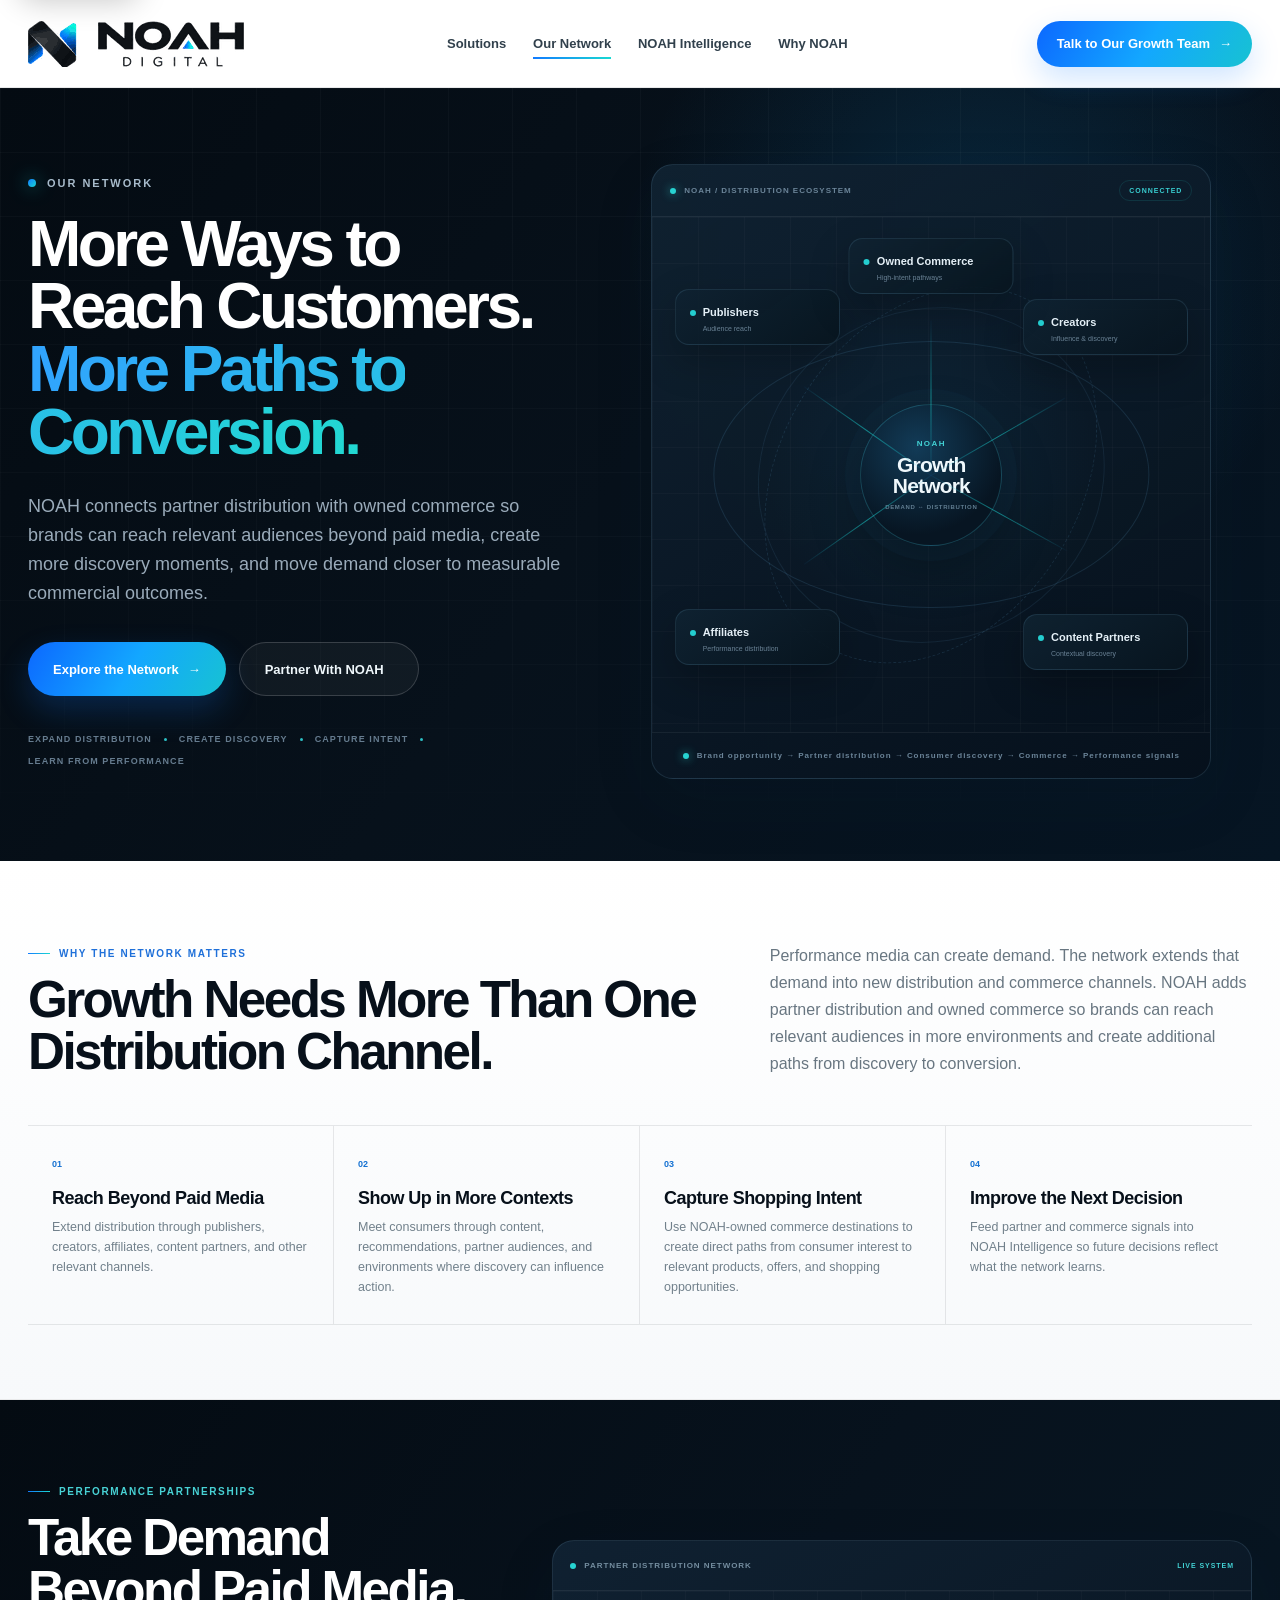
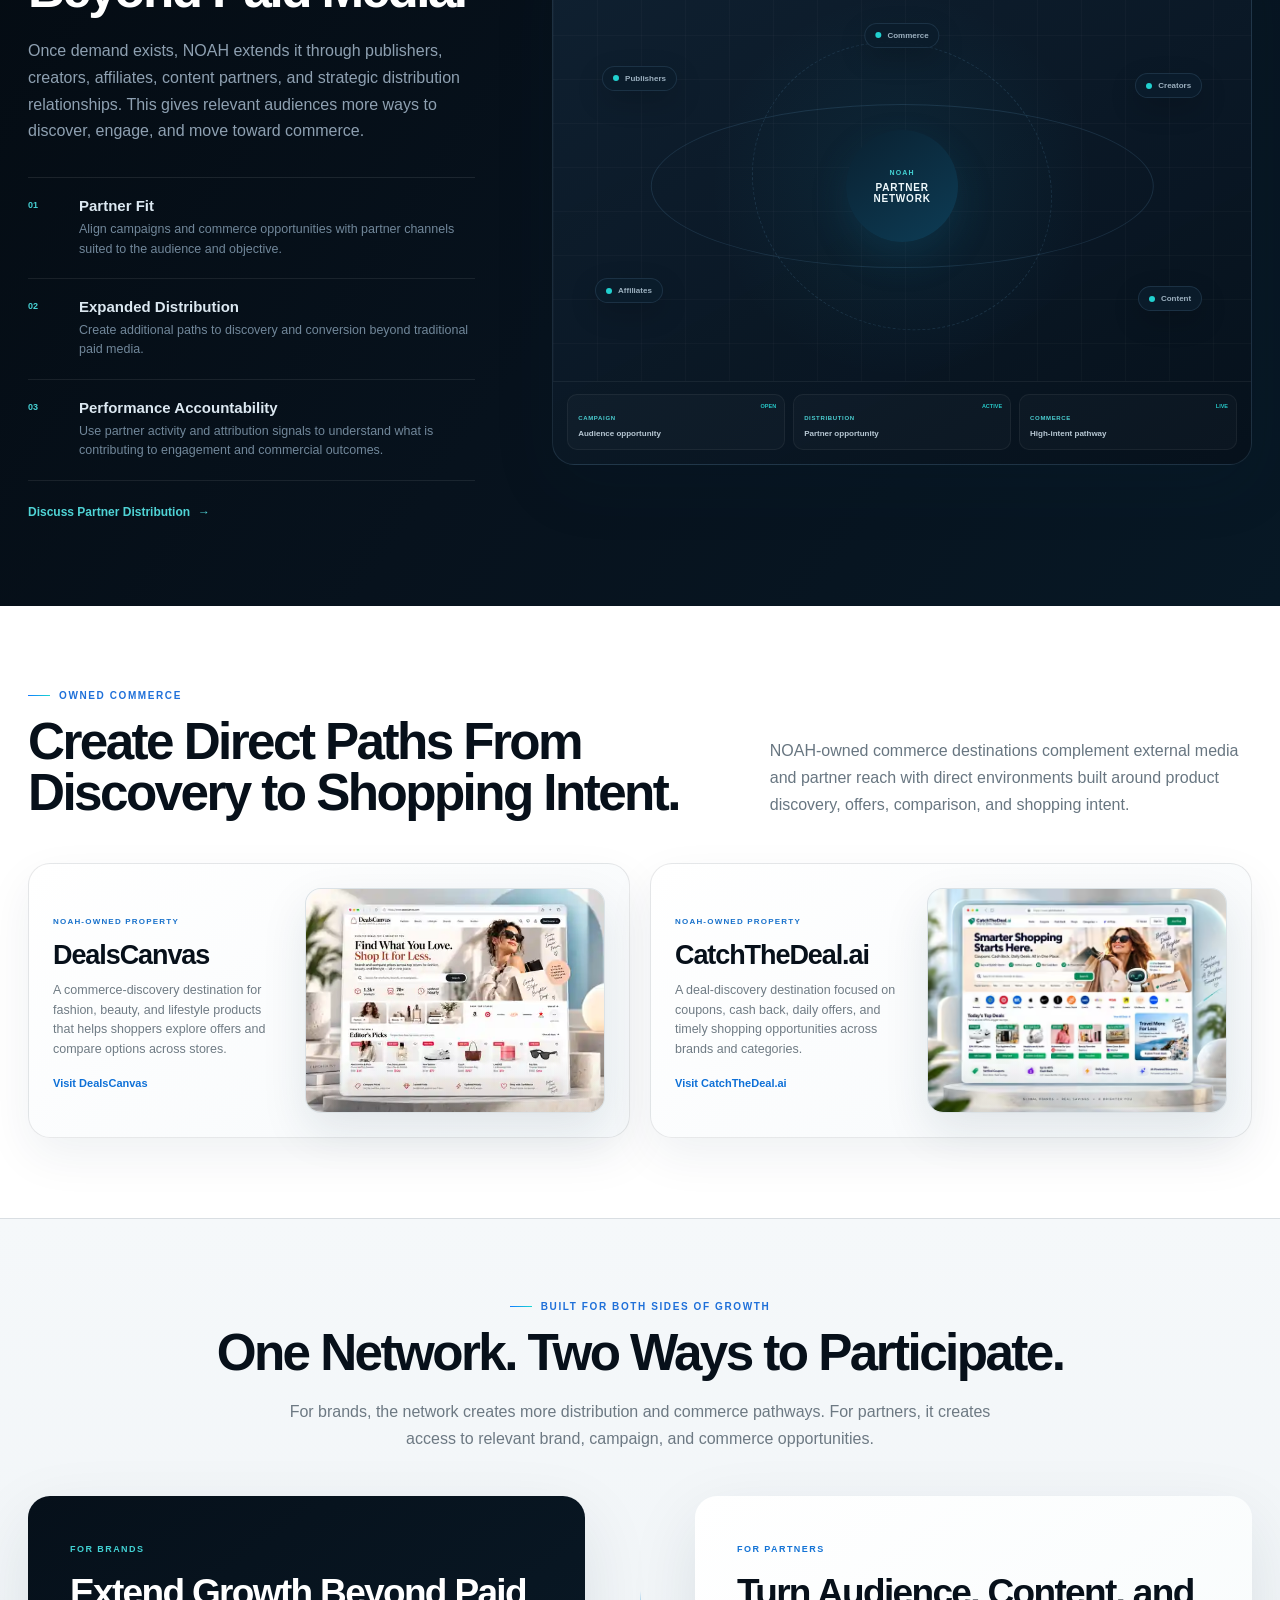
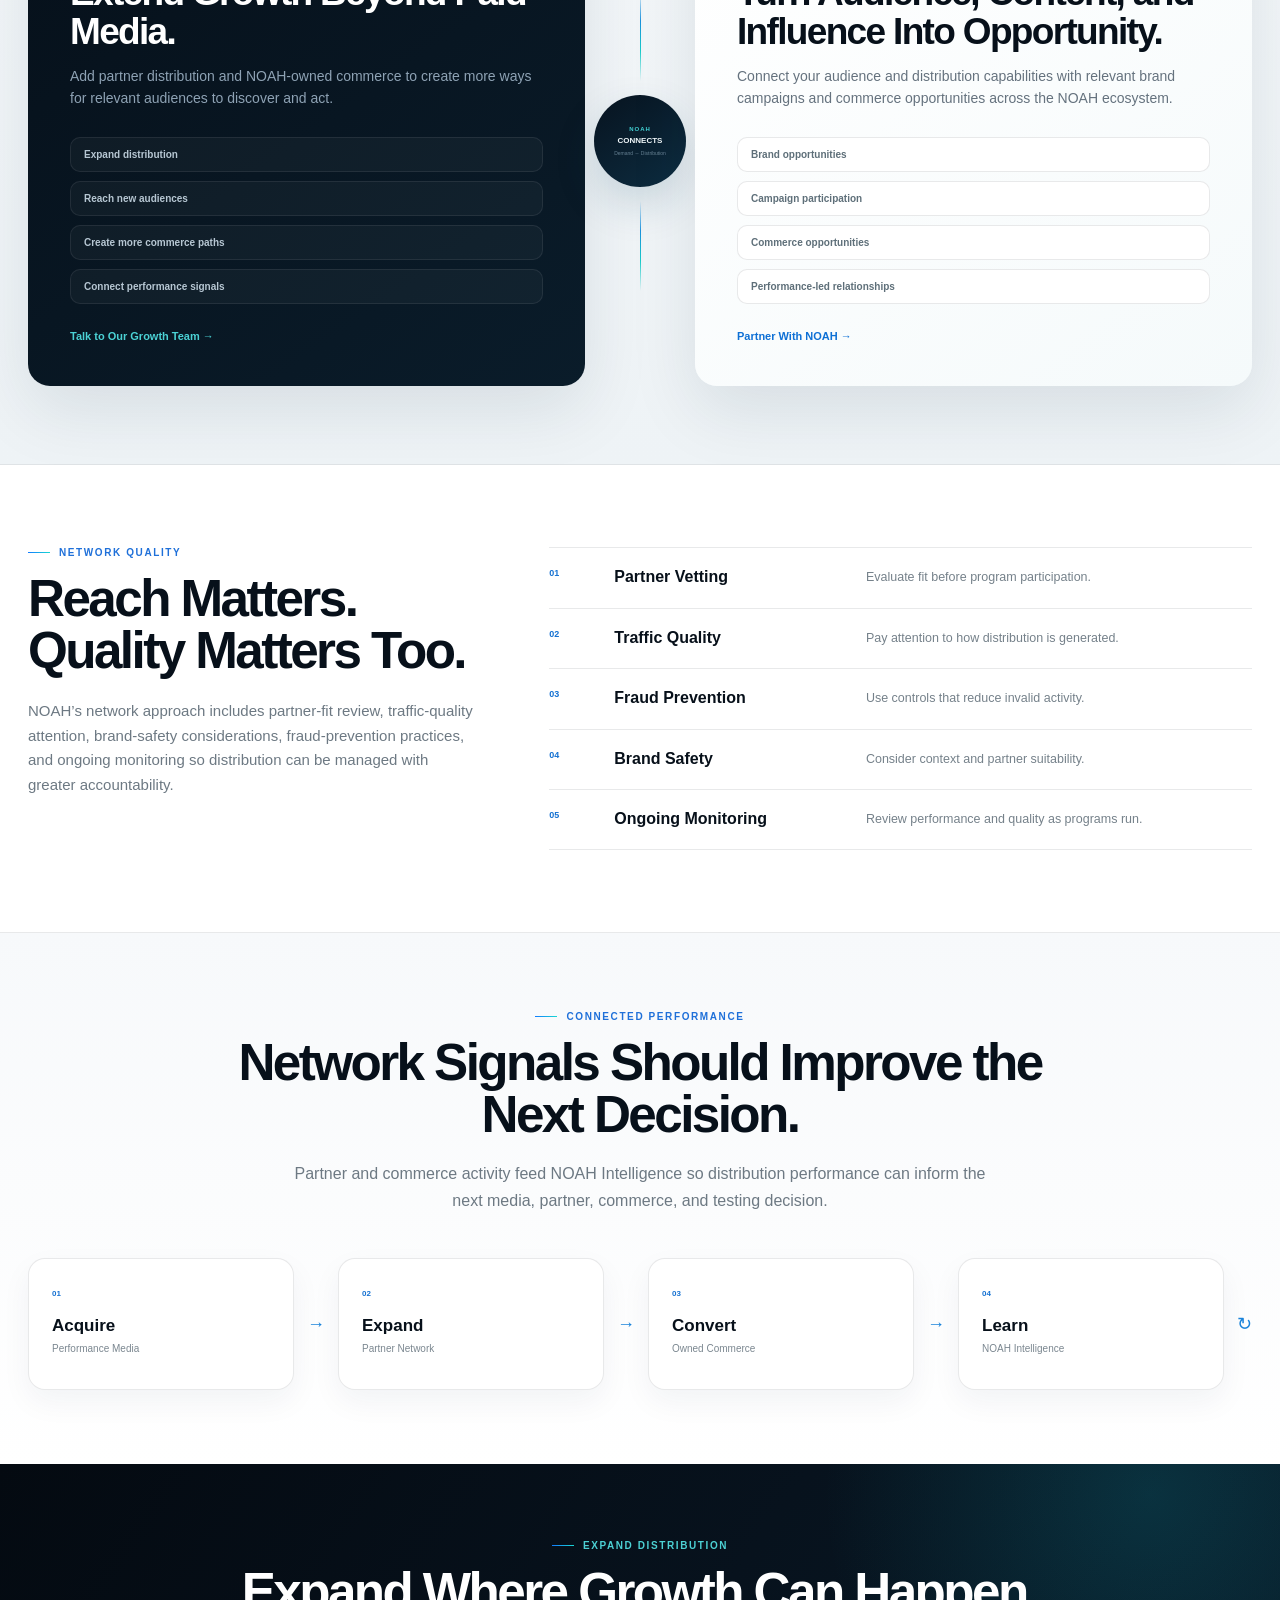
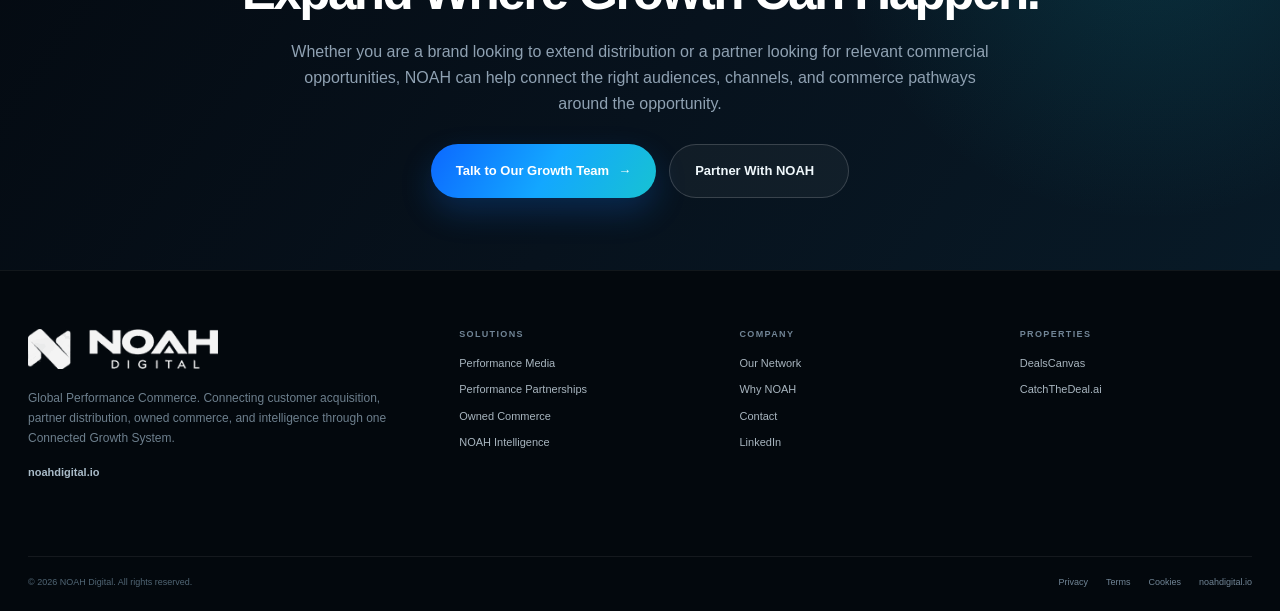
<file: network.html>
<!doctype html>
<html lang="en">
<head>
<meta charset="utf-8">
<meta name="viewport" content="width=device-width, initial-scale=1">
<meta name="theme-color" content="#06101a">
<meta name="description" content="Explore NOAH Digital’s performance partner and owned commerce network, built to expand distribution, capture intent, and create more paths to conversion."><meta name="robots" content="index,follow,max-image-preview:large,max-snippet:-1,max-video-preview:-1">
<title>Performance Partner & Commerce Network | NOAH Digital</title><meta property="og:site_name" content="NOAH Digital"><meta property="og:locale" content="en_US"><meta property="og:type" content="website"><meta property="og:title" content="Performance Partner & Commerce Network | NOAH Digital"><meta property="og:description" content="Explore NOAH Digital’s performance partner and owned commerce network, built to expand distribution, capture intent, and create more paths to conversion."><meta property="og:url" content="https://noahdigital.io/network.html"><meta property="og:image" content="https://noahdigital.io/assets/noah-lockup.png"><meta property="og:image:alt" content="NOAH Digital | Global Performance Commerce"><meta name="twitter:card" content="summary"><meta name="twitter:title" content="Performance Partner & Commerce Network | NOAH Digital"><meta name="twitter:description" content="Explore NOAH Digital’s performance partner and owned commerce network, built to expand distribution, capture intent, and create more paths to conversion."><meta name="twitter:image" content="https://noahdigital.io/assets/noah-lockup.png"><meta name="twitter:image:alt" content="NOAH Digital | Global Performance Commerce"><link rel="canonical" href="https://noahdigital.io/network.html">
<script type="application/ld+json">{"@context":"https://schema.org","@graph":[{"@type":"CollectionPage","@id":"https://noahdigital.io/network.html#webpage","url":"https://noahdigital.io/network.html","name":"Performance Partner & Commerce Network | NOAH Digital","description":"Explore NOAH Digital’s performance partner and owned commerce network, built to expand distribution, capture intent, and create more paths to conversion.","isPartOf":{"@id":"https://noahdigital.io/#website","url":"https://noahdigital.io/","name":"NOAH Digital"},"about":{"@id":"https://noahdigital.io/#organization","name":"NOAH Digital","url":"https://noahdigital.io/"},"breadcrumb":{"@id":"https://noahdigital.io/network.html#breadcrumb"},"inLanguage":"en-US"},{"@type":"BreadcrumbList","@id":"https://noahdigital.io/network.html#breadcrumb","itemListElement":[{"@type":"ListItem","position":1,"name":"Home","item":"https://noahdigital.io/"},{"@type":"ListItem","position":2,"name":"Our Network","item":"https://noahdigital.io/network.html"}]}]}</script><link rel="stylesheet" href="network-page.css"><link rel="stylesheet" href="preqa-polish.css"><link rel="stylesheet" href="site-system.css">

<link rel="icon" href="/favicon.ico" type="image/x-icon" sizes="16x16 32x32 48x48 64x64">
<link rel="icon" href="/favicon-96.png" type="image/png" sizes="96x96">
<link rel="icon" href="/favicon-32.png" type="image/png" sizes="32x32">
<link rel="apple-touch-icon" href="/apple-touch-icon.png" sizes="180x180">
</head>
<body class="network-page"><a class="skip-link" href="#main-content">Skip to content</a>
<header class="site-header">
  <div class="header-inner">
    <a class="brand" href="index.html" aria-label="NOAH Digital home"><img class="logo" src="assets/noah-lockup.png" alt="NOAH Digital"></a>
    <nav class="nav" aria-label="Primary navigation">
      <a href="solutions.html">Solutions</a>
      <a class="active" aria-current="page" href="network.html">Our Network</a>
      <a href="intelligence.html">NOAH Intelligence</a>
      <a href="why.html">Why NOAH</a>
    </nav>
    <div class="header-actions">
      <a class="header-cta" href="contact.html">Talk to Our Growth Team <span>→</span></a>
      <button class="menu-button" type="button" aria-expanded="false" aria-controls="mobile-nav" aria-label="Open navigation">☰</button>
    </div>
  </div>
  <nav class="mobile-nav" id="mobile-nav" aria-label="Mobile navigation">
    <a href="solutions.html">Solutions</a>
    <a href="network.html">Our Network</a>
    <a href="intelligence.html">NOAH Intelligence</a>
    <a href="why.html">Why NOAH</a>
    <a class="mobile-cta" href="contact.html">Talk to Our Growth Team →</a>
  </nav>
</header>

<main id="main-content">
<section class="hero">
  <div class="hero-grid-bg" aria-hidden="true"></div>
  <div class="section-wrap hero-inner">
    <div class="hero-copy">
      <div class="eyebrow"><span></span> OUR NETWORK</div>
      <h1>More Ways to Reach Customers. <em>More Paths to Conversion.</em></h1>
      <p>NOAH connects partner distribution with owned commerce so brands can reach relevant audiences beyond paid media, create more discovery moments, and move demand closer to measurable commercial outcomes.</p>
      <div class="hero-actions"><a class="button primary" href="#partner-network">Explore the Network <span>→</span></a><a class="button secondary" href="#partners">Partner With NOAH <span></span></a></div>
      <div class="hero-proof"><span>Expand distribution</span><i></i><span>Create discovery</span><i></i><span>Capture intent</span><i></i><span>Learn from performance</span></div>
    </div>
    <div class="network-stage" aria-label="NOAH network visualization">
      <div class="stage-top"><span><i></i> NOAH / DISTRIBUTION ECOSYSTEM</span><b>CONNECTED</b></div>
      <div class="stage-canvas">
        <div class="orbit orbit-a"></div><div class="orbit orbit-b"></div><div class="orbit orbit-c"></div>
        <div class="network-core"><small>NOAH</small><strong>Growth<br>Network</strong><span>DEMAND ↔ DISTRIBUTION</span></div>
        <div class="network-node node-pub"><i></i><b>Publishers</b><small>Audience reach</small></div>
        <div class="network-node node-creators"><i></i><b>Creators</b><small>Influence & discovery</small></div>
        <div class="network-node node-aff"><i></i><b>Affiliates</b><small>Performance distribution</small></div>
        <div class="network-node node-content"><i></i><b>Content Partners</b><small>Contextual discovery</small></div>
        <div class="network-node node-commerce"><i></i><b>Owned Commerce</b><small>High-intent pathways</small></div>
        <div class="signal s1"></div><div class="signal s2"></div><div class="signal s3"></div><div class="signal s4"></div><div class="signal s5"></div>
      </div>
      <div class="stage-bottom"><span class="pulse"></span> Brand opportunity → Partner distribution → Consumer discovery → Commerce → Performance signals</div>
    </div>
  </div>
</section>

<section class="why-network">
  <div class="section-wrap">
    <div class="split-head"><div><div class="section-kicker">WHY THE NETWORK MATTERS</div><h2>Growth Needs More Than One Distribution Channel.</h2></div><p>Performance media can create demand. The network extends that demand into new distribution and commerce channels. NOAH adds partner distribution and owned commerce so brands can reach relevant audiences in more environments and create additional paths from discovery to conversion.</p></div>
    <div class="value-grid">
      <article><span>01</span><h3>Reach Beyond Paid Media</h3><p>Extend distribution through publishers, creators, affiliates, content partners, and other relevant channels.</p></article>
      <article><span>02</span><h3>Show Up in More Contexts</h3><p>Meet consumers through content, recommendations, partner audiences, and environments where discovery can influence action.</p></article>
      <article><span>03</span><h3>Capture Shopping Intent</h3><p>Use NOAH-owned commerce destinations to create direct paths from consumer interest to relevant products, offers, and shopping opportunities.</p></article>
      <article><span>04</span><h3>Improve the Next Decision</h3><p>Feed partner and commerce signals into NOAH Intelligence so future decisions reflect what the network learns.</p></article>
    </div>
  </div>
</section>

<section class="partner-section" id="partner-network">
  <div class="section-wrap partner-grid">
    <div class="partner-copy">
      <div class="section-kicker light-kicker">PERFORMANCE PARTNERSHIPS</div>
      <h2>Take Demand Beyond Paid Media.</h2>
      <p class="lead">Once demand exists, NOAH extends it through publishers, creators, affiliates, content partners, and strategic distribution relationships. This gives relevant audiences more ways to discover, engage, and move toward commerce.</p>
      <div class="feature-list dark-list">
        <div><span>01</span><div><strong>Partner Fit</strong><p>Align campaigns and commerce opportunities with partner channels suited to the audience and objective.</p></div></div>
        <div><span>02</span><div><strong>Expanded Distribution</strong><p>Create additional paths to discovery and conversion beyond traditional paid media.</p></div></div>
        <div><span>03</span><div><strong>Performance Accountability</strong><p>Use partner activity and attribution signals to understand what is contributing to engagement and commercial outcomes.</p></div></div>
      </div>
      <a class="text-link dark-link" href="contact.html">Discuss Partner Distribution <span>→</span></a>
    </div>
    <div class="partner-console">
      <div class="console-top"><span><i></i> PARTNER DISTRIBUTION NETWORK</span><b>LIVE SYSTEM</b></div>
      <div class="console-map">
        <div class="map-ring ring-one"></div><div class="map-ring ring-two"></div>
        <div class="map-core"><small>NOAH</small><strong>PARTNER<br>NETWORK</strong></div>
        <div class="map-chip mc1"><i></i>Publishers</div><div class="map-chip mc2"><i></i>Creators</div><div class="map-chip mc3"><i></i>Affiliates</div><div class="map-chip mc4"><i></i>Content</div><div class="map-chip mc5"><i></i>Commerce</div>
      </div>
      <div class="console-feed"><div><span>CAMPAIGN</span><strong>Audience opportunity</strong><em>OPEN</em></div><div><span>DISTRIBUTION</span><strong>Partner opportunity</strong><em>ACTIVE</em></div><div><span>COMMERCE</span><strong>High-intent pathway</strong><em>LIVE</em></div></div>
    </div>
  </div>
</section>

<section class="commerce-section" id="owned-commerce">
  <div class="section-wrap">
    <div class="split-head commerce-head"><div><div class="section-kicker">OWNED COMMERCE</div><h2>Create Direct Paths From Discovery to Shopping Intent.</h2></div><p>NOAH-owned commerce destinations complement external media and partner reach with direct environments built around product discovery, offers, comparison, and shopping intent.</p></div>
    <div class="property-grid">
      <article class="property-card deals-card">
        <div class="property-copy"><span>NOAH-OWNED PROPERTY</span><h3>DealsCanvas</h3><p>A commerce-discovery destination for fashion, beauty, and lifestyle products that helps shoppers explore offers and compare options across stores.</p><a href="https://www.dealscanvas.com/" target="_blank" rel="noopener">Visit DealsCanvas <b></b></a></div>
        <a class="property-browser property-real-media" href="https://www.dealscanvas.com/" target="_blank" rel="noopener" aria-label="Open DealsCanvas"><img src="assets/property/dealscanvas-homepage.webp" alt="DealsCanvas commerce discovery experience" width="480" height="360" loading="lazy" decoding="async"></a>
      </article>
      <article class="property-card catch-card">
        <div class="property-copy"><span>NOAH-OWNED PROPERTY</span><h3>CatchTheDeal.ai</h3><p>A deal-discovery destination focused on coupons, cash back, daily offers, and timely shopping opportunities across brands and categories.</p><a href="https://www.catchthedeal.ai/" target="_blank" rel="noopener">Visit CatchTheDeal.ai <b></b></a></div>
        <a class="property-browser property-real-media" href="https://www.catchthedeal.ai/" target="_blank" rel="noopener" aria-label="Open CatchTheDeal.ai"><img src="assets/property/catchthedeal-homepage.avif" alt="CatchTheDeal.ai smart shopping and deal discovery experience" width="640" height="480" loading="lazy" decoding="async"></a>
      </article>
    </div>
  </div>
</section>

<section class="two-sided-section" id="partners">
  <div class="section-wrap">
    <div class="centered-head"><div class="section-kicker centered-kicker">BUILT FOR BOTH SIDES OF GROWTH</div><h2>One Network. Two Ways to Participate.</h2><p>For brands, the network creates more distribution and commerce pathways. For partners, it creates access to relevant brand, campaign, and commerce opportunities.</p></div>
    <div class="two-sided-grid">
      <article class="side-card brand-side"><span>FOR BRANDS</span><h3>Extend Growth Beyond Paid Media.</h3><p>Add partner distribution and NOAH-owned commerce to create more ways for relevant audiences to discover and act.</p><div class="side-list"><b>Expand distribution</b><b>Reach new audiences</b><b>Create more commerce paths</b><b>Connect performance signals</b></div><a href="contact.html">Talk to Our Growth Team →</a></article>
      <div class="bridge"><i></i><div><small>NOAH</small><strong>CONNECTS</strong><span>Demand ↔ Distribution</span></div><i></i></div>
      <article class="side-card partner-side"><span>FOR PARTNERS</span><h3>Turn Audience, Content, and Influence Into Opportunity.</h3><p>Connect your audience and distribution capabilities with relevant brand campaigns and commerce opportunities across the NOAH ecosystem.</p><div class="side-list"><b>Brand opportunities</b><b>Campaign participation</b><b>Commerce opportunities</b><b>Performance-led relationships</b></div><a href="contact.html#partner-inquiry">Partner With NOAH →</a></article>
    </div>
  </div>
</section>

<section class="trust-section">
  <div class="section-wrap trust-grid">
    <div><div class="section-kicker">NETWORK QUALITY</div><h2>Reach Matters. Quality Matters Too.</h2><p>NOAH’s network approach includes partner-fit review, traffic-quality attention, brand-safety considerations, fraud-prevention practices, and ongoing monitoring so distribution can be managed with greater accountability.</p></div>
    <div class="trust-list"><article><span>01</span><strong>Partner Vetting</strong><p>Evaluate fit before program participation.</p></article><article><span>02</span><strong>Traffic Quality</strong><p>Pay attention to how distribution is generated.</p></article><article><span>03</span><strong>Fraud Prevention</strong><p>Use controls that reduce invalid activity.</p></article><article><span>04</span><strong>Brand Safety</strong><p>Consider context and partner suitability.</p></article><article><span>05</span><strong>Ongoing Monitoring</strong><p>Review performance and quality as programs run.</p></article></div>
  </div>
</section>

<section class="connection-section">
  <div class="section-wrap">
    <div class="centered-head"><div class="section-kicker centered-kicker">CONNECTED PERFORMANCE</div><h2>Network Signals Should Improve the Next Decision.</h2><p>Partner and commerce activity feed NOAH Intelligence so distribution performance can inform the next media, partner, commerce, and testing decision.</p></div>
    <div class="flow"><div><span>01</span><strong>Acquire</strong><small>Performance Media</small></div><i>→</i><div><span>02</span><strong>Expand</strong><small>Partner Network</small></div><i>→</i><div><span>03</span><strong>Convert</strong><small>Owned Commerce</small></div><i>→</i><div><span>04</span><strong>Learn</strong><small>NOAH Intelligence</small></div><i>↻</i></div>
  </div>
</section>

<section class="final-cta" id="contact"><div class="final-glow" aria-hidden="true"></div><div class="section-wrap final-inner"><div class="section-kicker final-kicker">EXPAND DISTRIBUTION</div><h2>Expand Where Growth Can Happen.</h2><p>Whether you are a brand looking to extend distribution or a partner looking for relevant commercial opportunities, NOAH can help connect the right audiences, channels, and commerce pathways around the opportunity.</p><div class="final-actions"><a class="button primary" href="contact.html">Talk to Our Growth Team <span>→</span></a><a class="button secondary" href="contact.html#partner-inquiry">Partner With NOAH <span></span></a></div></div></section>
</main>

<footer class="site-footer">
  <div class="footer-inner">
    <div class="footer-grid">
      <div class="footer-brand">
        <a href="index.html" aria-label="NOAH Digital home"><img src="assets/noah-lockup.png" alt="NOAH Digital"></a>
        <p>Global Performance Commerce. Connecting customer acquisition, partner distribution, owned commerce, and intelligence through one Connected Growth System.</p>
        <a class="footer-domain" href="https://noahdigital.io/" target="_blank" rel="noopener">noahdigital.io </a>
      </div>
      <div class="footer-col">
        <h4>Solutions</h4>
        <a href="solutions.html#media">Performance Media</a>
        <a href="solutions.html#partnerships">Performance Partnerships</a>
        <a href="solutions.html#commerce">Owned Commerce</a>
        <a href="intelligence.html">NOAH Intelligence</a>
      </div>
      <div class="footer-col"><h4>Company</h4><a href="network.html">Our Network</a><a href="why.html">Why NOAH</a><a href="contact.html">Contact</a><a href="https://www.linkedin.com/company/noah-digital-inc/" target="_blank" rel="noopener">LinkedIn </a></div>
      <div class="footer-col">
        <h4>Properties</h4>
        <a href="https://www.dealscanvas.com/" target="_blank" rel="noopener">DealsCanvas </a>
        <a href="https://www.catchthedeal.ai/" target="_blank" rel="noopener">CatchTheDeal.ai </a>
      </div>
    </div>
    <div class="footer-bottom">
      <span>© 2026 NOAH Digital. All rights reserved.</span>
      <div class="footer-bottom-links"><a href="privacy.html">Privacy</a><a href="terms.html">Terms</a><a href="cookies.html">Cookies</a><a href="https://noahdigital.io/" target="_blank" rel="noopener">noahdigital.io</a></div>
    </div>
  </div>
</footer>
<script>

</script>
<script src="site-shell.js"></script>
</body>
</html>
</file>
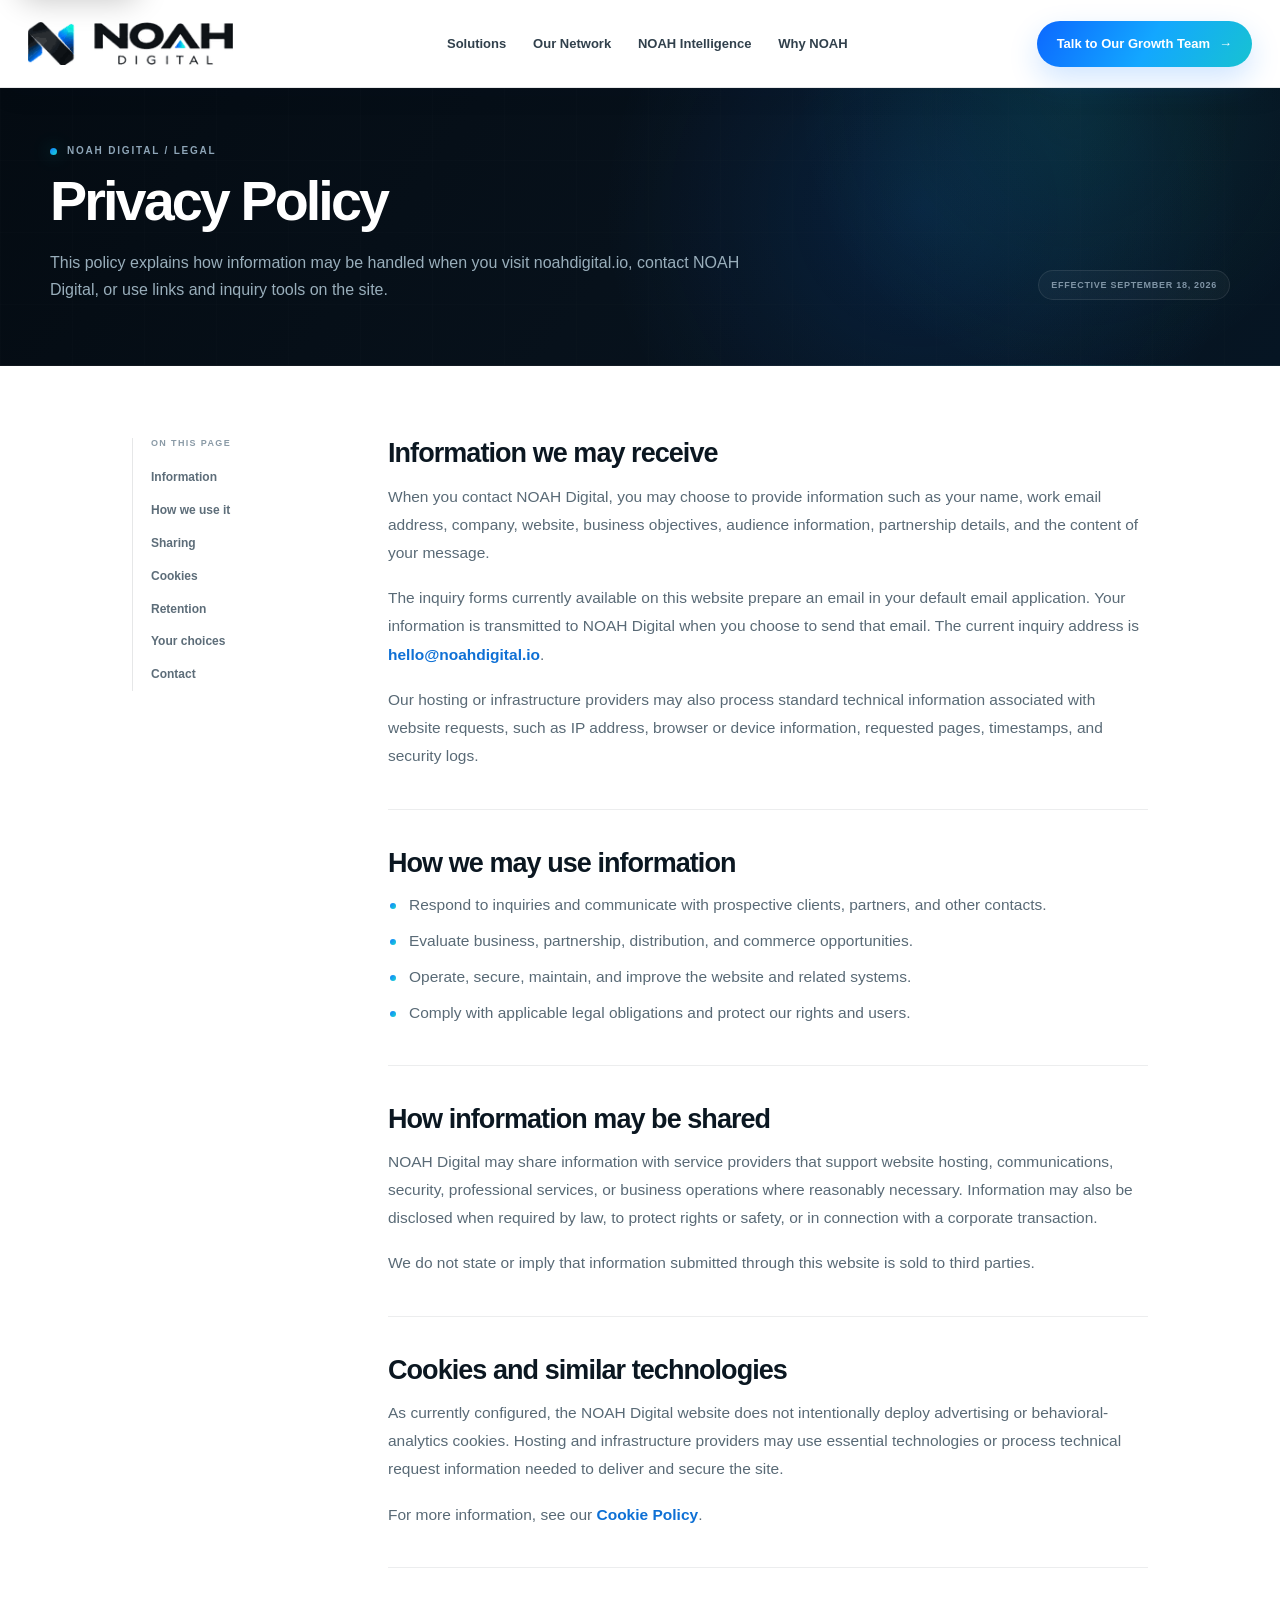
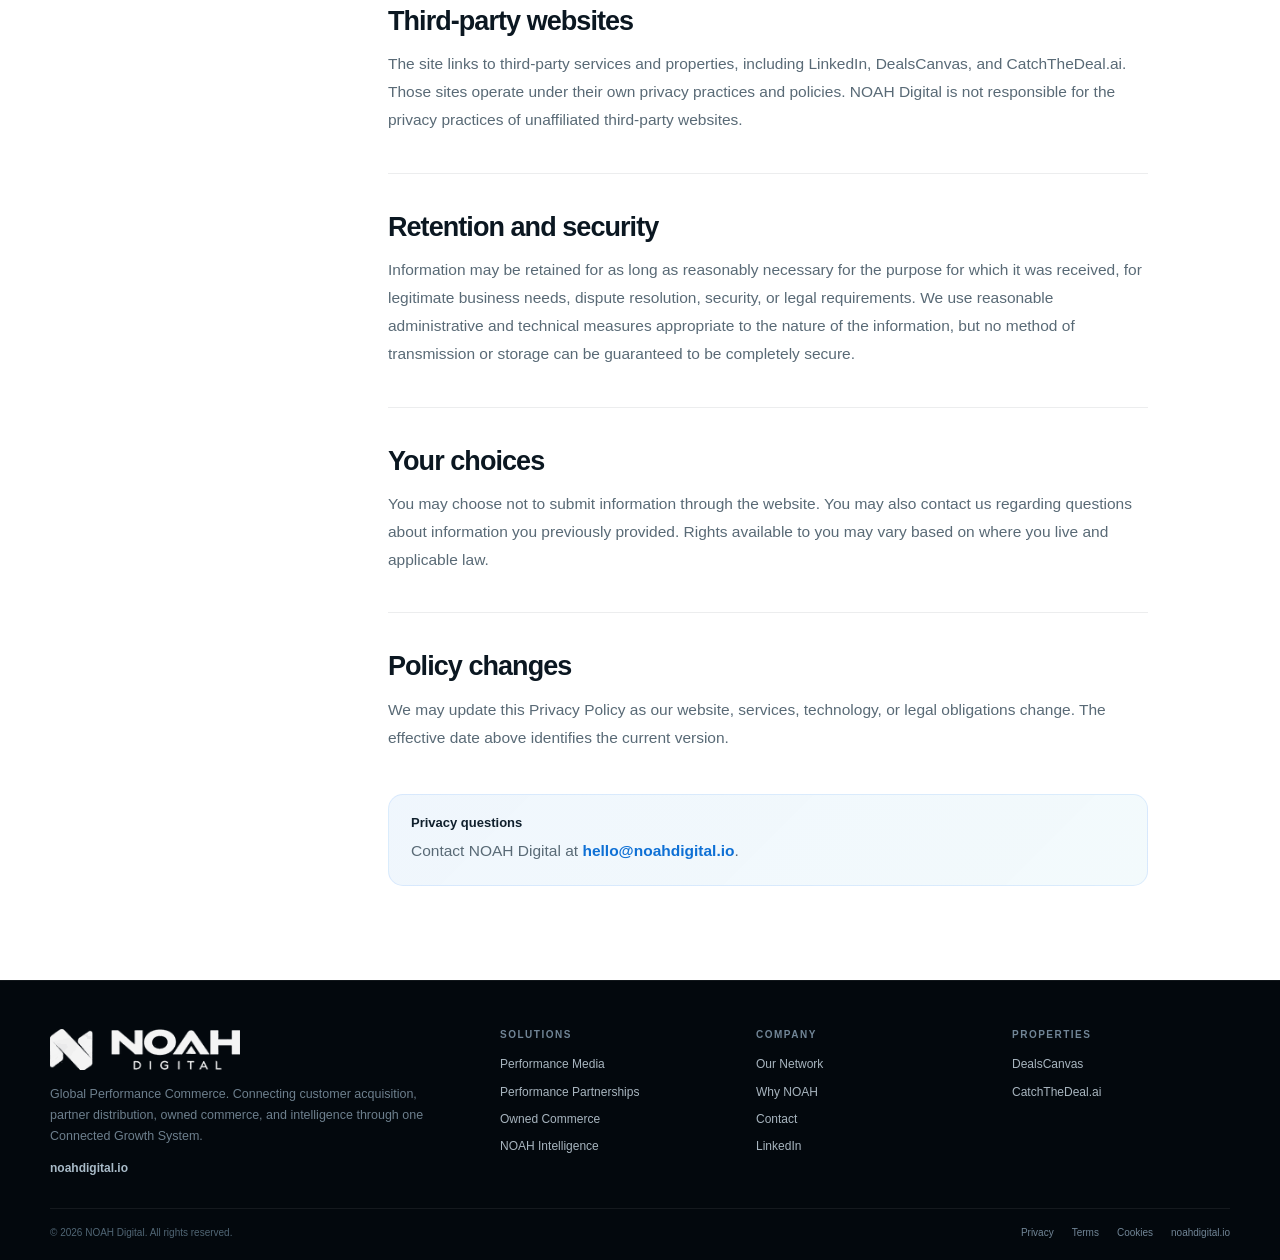
<file: privacy.html>
<!doctype html>
<html lang="en">
<head>
<meta charset="utf-8">
<meta name="viewport" content="width=device-width, initial-scale=1">
<meta name="theme-color" content="#06101a">
<meta name="description" content="Privacy Policy for the NOAH Digital website at noahdigital.io."><meta name="robots" content="index,follow,max-image-preview:large,max-snippet:-1,max-video-preview:-1">

<title>Privacy Policy | NOAH Digital</title>
<link rel="canonical" href="https://noahdigital.io/privacy.html">
<meta property="og:site_name" content="NOAH Digital"><meta property="og:locale" content="en_US">
<meta property="og:type" content="website">
<meta property="og:title" content="Privacy Policy | NOAH Digital">
<meta property="og:description" content="Privacy Policy for the NOAH Digital website at noahdigital.io.">
<meta property="og:url" content="https://noahdigital.io/privacy.html">
<meta property="og:image" content="https://noahdigital.io/assets/noah-lockup.png"><meta property="og:image:alt" content="NOAH Digital | Global Performance Commerce">
<meta name="twitter:card" content="summary">
<meta name="twitter:title" content="Privacy Policy | NOAH Digital">
<meta name="twitter:description" content="Privacy Policy for the NOAH Digital website at noahdigital.io."><meta name="twitter:image" content="https://noahdigital.io/assets/noah-lockup.png"><meta name="twitter:image:alt" content="NOAH Digital | Global Performance Commerce">
<script type="application/ld+json">{"@context":"https://schema.org","@graph":[{"@type":"WebPage","@id":"https://noahdigital.io/privacy.html#webpage","url":"https://noahdigital.io/privacy.html","name":"Privacy Policy | NOAH Digital","description":"Privacy Policy for the NOAH Digital website at noahdigital.io.","isPartOf":{"@id":"https://noahdigital.io/#website","url":"https://noahdigital.io/","name":"NOAH Digital"},"about":{"@id":"https://noahdigital.io/#organization","name":"NOAH Digital","url":"https://noahdigital.io/"},"breadcrumb":{"@id":"https://noahdigital.io/privacy.html#breadcrumb"},"inLanguage":"en-US"},{"@type":"BreadcrumbList","@id":"https://noahdigital.io/privacy.html#breadcrumb","itemListElement":[{"@type":"ListItem","position":1,"name":"Home","item":"https://noahdigital.io/"},{"@type":"ListItem","position":2,"name":"Privacy Policy","item":"https://noahdigital.io/privacy.html"}]}]}</script><link rel="stylesheet" href="site-system.css">
<link rel="stylesheet" href="legal-page.css">

<link rel="icon" href="/favicon.ico" type="image/x-icon" sizes="16x16 32x32 48x48 64x64">
<link rel="icon" href="/favicon-96.png" type="image/png" sizes="96x96">
<link rel="icon" href="/favicon-32.png" type="image/png" sizes="32x32">
<link rel="apple-touch-icon" href="/apple-touch-icon.png" sizes="180x180">
</head>
<body class="legal-page">
<a class="skip-link" href="#main-content">Skip to content</a>
<header class="site-header">
  <div class="header-inner">
    <a class="brand" href="index.html" aria-label="NOAH Digital home"><img class="logo" src="assets/noah-lockup.png" alt="NOAH Digital"></a>
    <nav class="nav" aria-label="Primary navigation">
      <a href="solutions.html">Solutions</a>
      <a href="network.html">Our Network</a>
      <a href="intelligence.html">NOAH Intelligence</a>
      <a href="why.html">Why NOAH</a>
    </nav>
    <div class="header-actions">
      <a class="header-cta" href="contact.html">Talk to Our Growth Team <span>→</span></a>
      <button class="menu-button" type="button" aria-expanded="false" aria-controls="mobile-nav" aria-label="Open navigation">☰</button>
    </div>
  </div>
  <nav class="mobile-nav" id="mobile-nav" aria-label="Mobile navigation">
    <a href="solutions.html">Solutions</a>
    <a href="network.html">Our Network</a>
    <a href="intelligence.html">NOAH Intelligence</a>
    <a href="why.html">Why NOAH</a>
    <a class="mobile-cta" href="contact.html">Talk to Our Growth Team →</a>
  </nav>
</header>
<main id="main-content">
<section class="legal-hero"><div class="section-wrap"><div class="eyebrow">NOAH DIGITAL / LEGAL</div><h1>Privacy Policy</h1><p>This policy explains how information may be handled when you visit noahdigital.io, contact NOAH Digital, or use links and inquiry tools on the site.</p><div class="legal-meta">Effective September 18, 2026</div></div></section>
<section class="legal-content"><div class="section-wrap legal-layout"><aside class="legal-nav"><strong>On this page</strong><a href="#information">Information</a><a href="#use">How we use it</a><a href="#sharing">Sharing</a><a href="#cookies">Cookies</a><a href="#retention">Retention</a><a href="#choices">Your choices</a><a href="#contact">Contact</a></aside><article class="legal-copy"><h2 id="information">Information we may receive</h2>
<p>When you contact NOAH Digital, you may choose to provide information such as your name, work email address, company, website, business objectives, audience information, partnership details, and the content of your message.</p>
<p>The inquiry forms currently available on this website prepare an email in your default email application. Your information is transmitted to NOAH Digital when you choose to send that email. The current inquiry address is <a href="mailto:hello@noahdigital.io">hello@noahdigital.io</a>.</p>
<p>Our hosting or infrastructure providers may also process standard technical information associated with website requests, such as IP address, browser or device information, requested pages, timestamps, and security logs.</p>

<h2 id="use">How we may use information</h2>
<ul><li>Respond to inquiries and communicate with prospective clients, partners, and other contacts.</li><li>Evaluate business, partnership, distribution, and commerce opportunities.</li><li>Operate, secure, maintain, and improve the website and related systems.</li><li>Comply with applicable legal obligations and protect our rights and users.</li></ul>

<h2 id="sharing">How information may be shared</h2>
<p>NOAH Digital may share information with service providers that support website hosting, communications, security, professional services, or business operations where reasonably necessary. Information may also be disclosed when required by law, to protect rights or safety, or in connection with a corporate transaction.</p>
<p>We do not state or imply that information submitted through this website is sold to third parties.</p>

<h2 id="cookies">Cookies and similar technologies</h2>
<p>As currently configured, the NOAH Digital website does not intentionally deploy advertising or behavioral-analytics cookies. Hosting and infrastructure providers may use essential technologies or process technical request information needed to deliver and secure the site.</p>
<p>For more information, see our <a href="cookies.html">Cookie Policy</a>.</p>

<h2>Third-party websites</h2>
<p>The site links to third-party services and properties, including LinkedIn, DealsCanvas, and CatchTheDeal.ai. Those sites operate under their own privacy practices and policies. NOAH Digital is not responsible for the privacy practices of unaffiliated third-party websites.</p>

<h2 id="retention">Retention and security</h2>
<p>Information may be retained for as long as reasonably necessary for the purpose for which it was received, for legitimate business needs, dispute resolution, security, or legal requirements. We use reasonable administrative and technical measures appropriate to the nature of the information, but no method of transmission or storage can be guaranteed to be completely secure.</p>

<h2 id="choices">Your choices</h2>
<p>You may choose not to submit information through the website. You may also contact us regarding questions about information you previously provided. Rights available to you may vary based on where you live and applicable law.</p>

<h2>Policy changes</h2>
<p>We may update this Privacy Policy as our website, services, technology, or legal obligations change. The effective date above identifies the current version.</p>

<div class="legal-callout" id="contact"><strong>Privacy questions</strong><p>Contact NOAH Digital at <a href="mailto:hello@noahdigital.io">hello@noahdigital.io</a>.</p></div></article></div></section>
</main>
<footer class="site-footer">
  <div class="footer-inner">
    <div class="footer-grid">
      <div class="footer-brand">
        <a href="index.html" aria-label="NOAH Digital home"><img src="assets/noah-lockup.png" alt="NOAH Digital"></a>
        <p>Global Performance Commerce. Connecting customer acquisition, partner distribution, owned commerce, and intelligence through one Connected Growth System.</p>
        <a class="footer-domain" href="https://noahdigital.io/" target="_blank" rel="noopener">noahdigital.io </a>
      </div>
      <div class="footer-col"><h4>Solutions</h4><a href="solutions.html#media">Performance Media</a><a href="solutions.html#partnerships">Performance Partnerships</a><a href="solutions.html#commerce">Owned Commerce</a><a href="intelligence.html">NOAH Intelligence</a></div>
      <div class="footer-col"><h4>Company</h4><a href="network.html">Our Network</a><a href="why.html">Why NOAH</a><a href="contact.html">Contact</a><a href="https://www.linkedin.com/company/noah-digital-inc/" target="_blank" rel="noopener">LinkedIn </a></div>
      <div class="footer-col"><h4>Properties</h4><a href="https://www.dealscanvas.com/" target="_blank" rel="noopener">DealsCanvas </a><a href="https://www.catchthedeal.ai/" target="_blank" rel="noopener">CatchTheDeal.ai </a></div>
    </div>
    <div class="footer-bottom">
      <span>© 2026 NOAH Digital. All rights reserved.</span>
      <div class="footer-bottom-links"><a href="privacy.html">Privacy</a><a href="terms.html">Terms</a><a href="cookies.html">Cookies</a><a href="https://noahdigital.io/" target="_blank" rel="noopener">noahdigital.io</a></div>
    </div>
  </div>
</footer>
<script src="site-shell.js"></script>
</body>
</html>
</file>
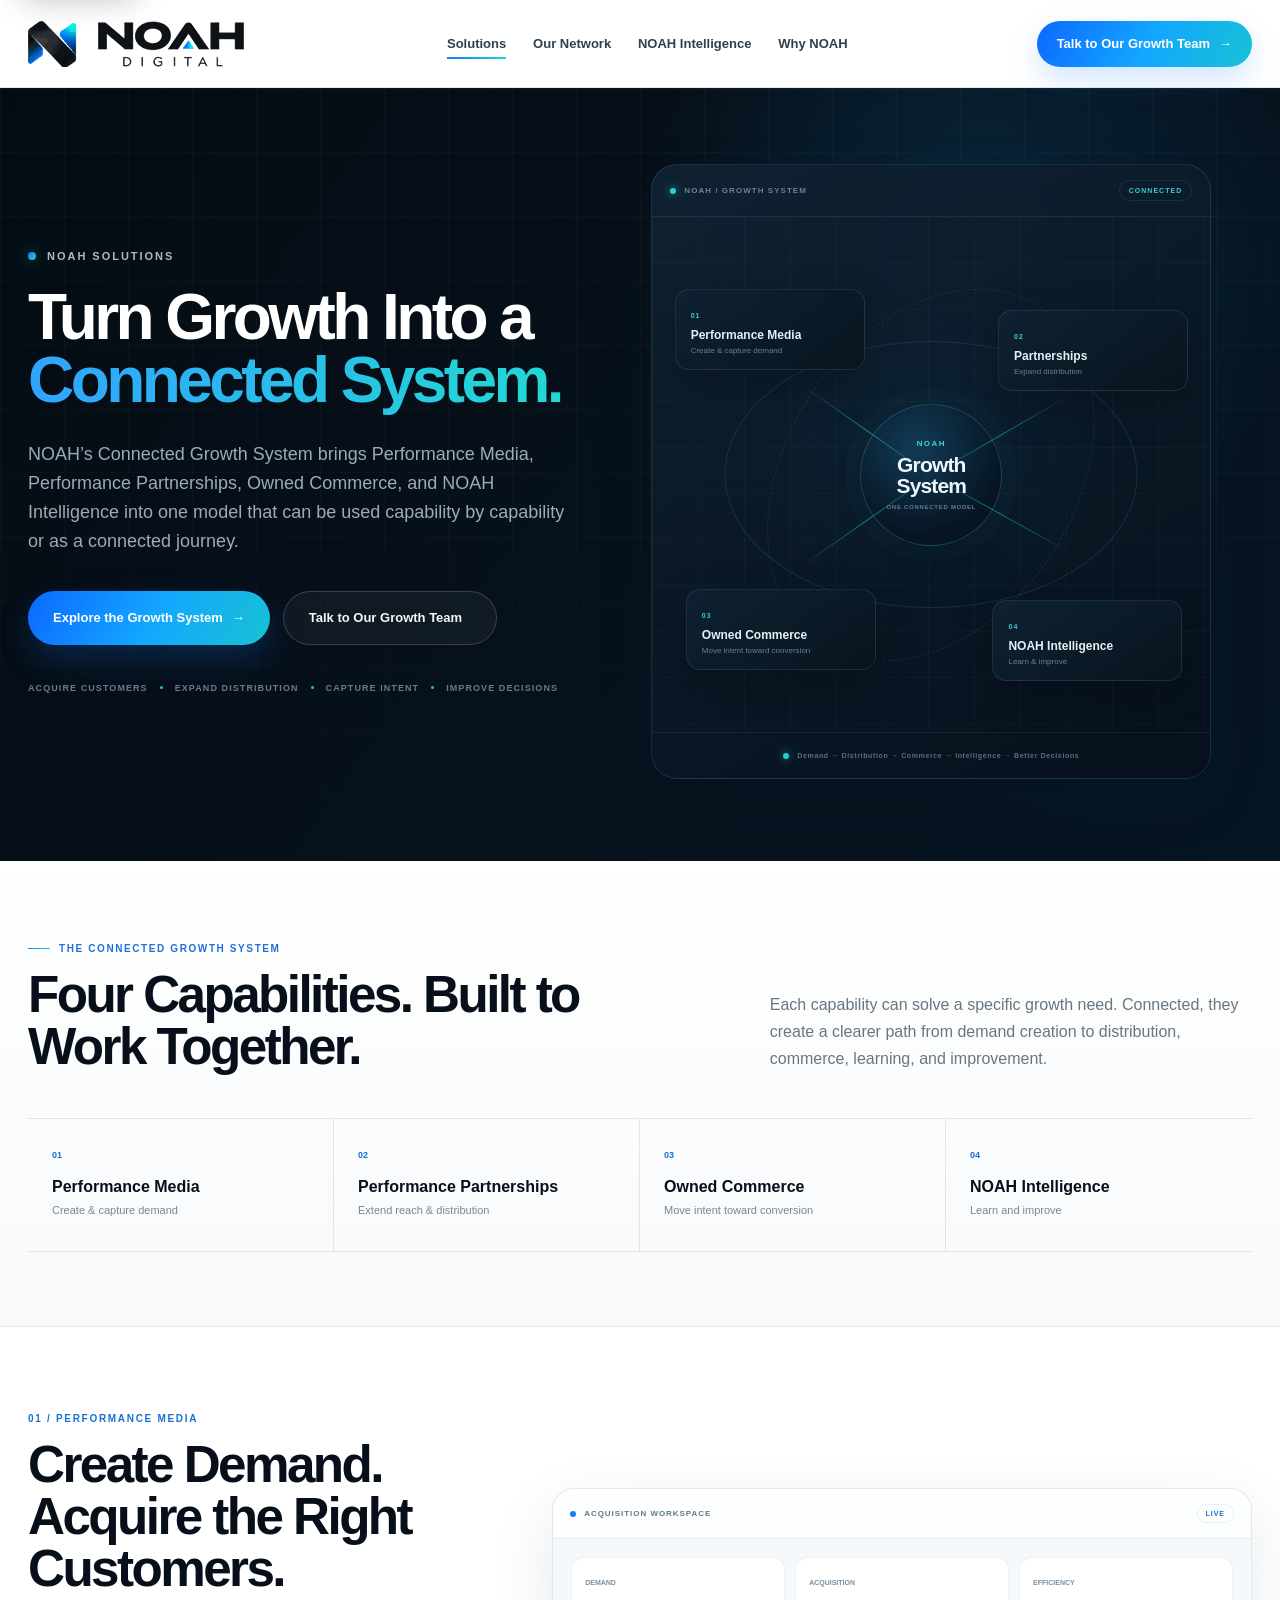
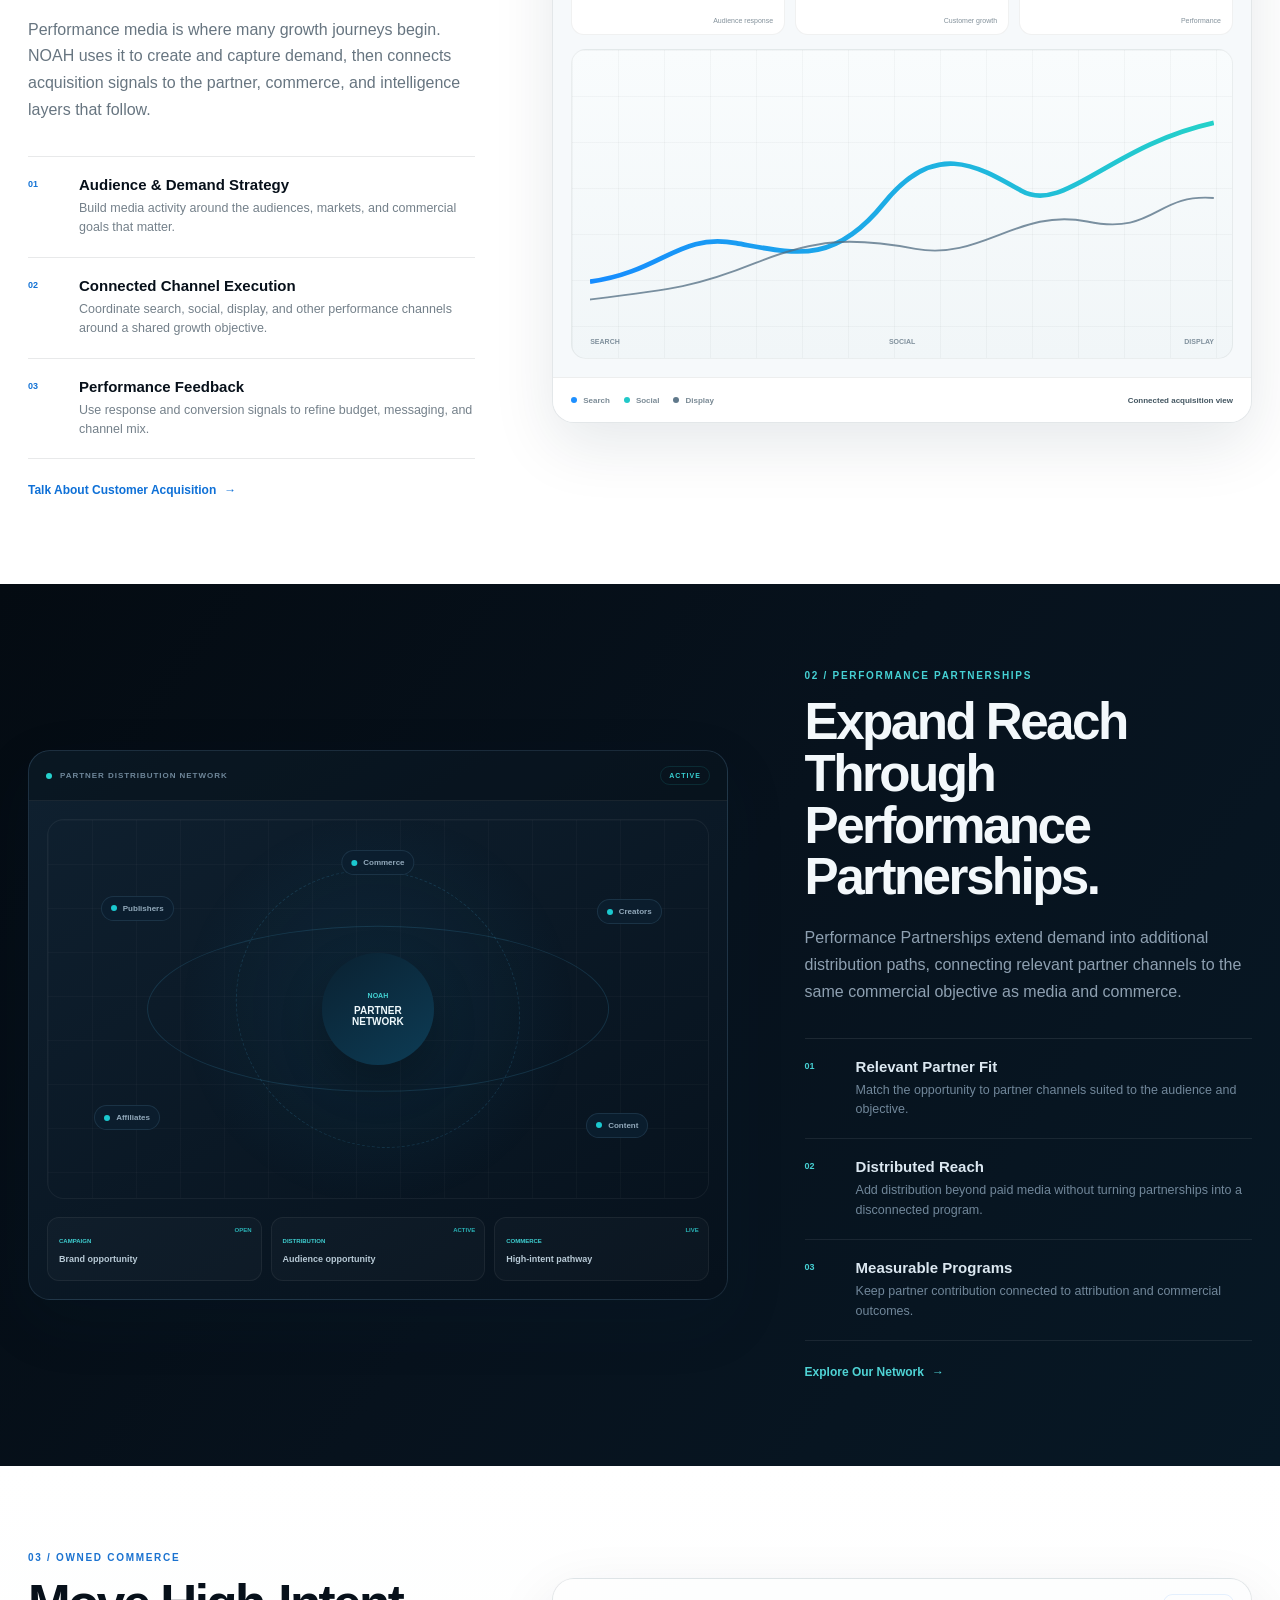
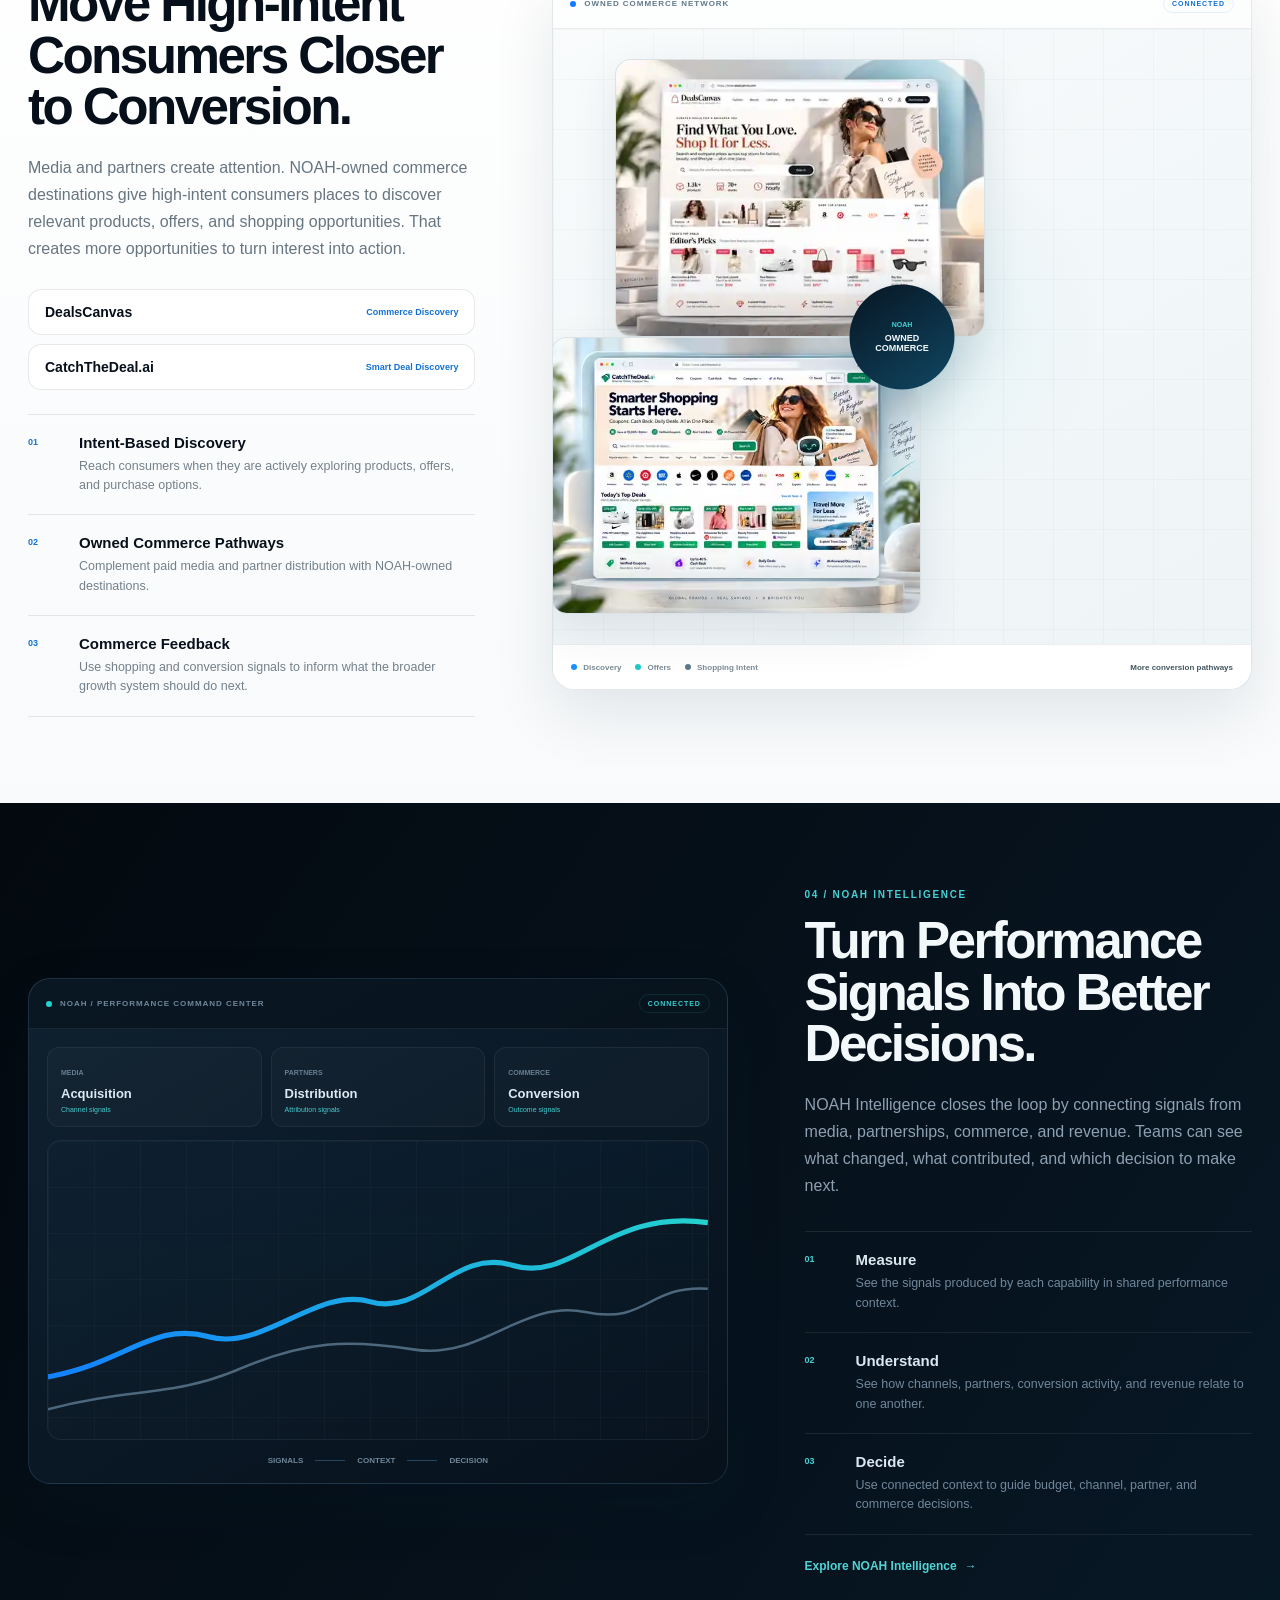
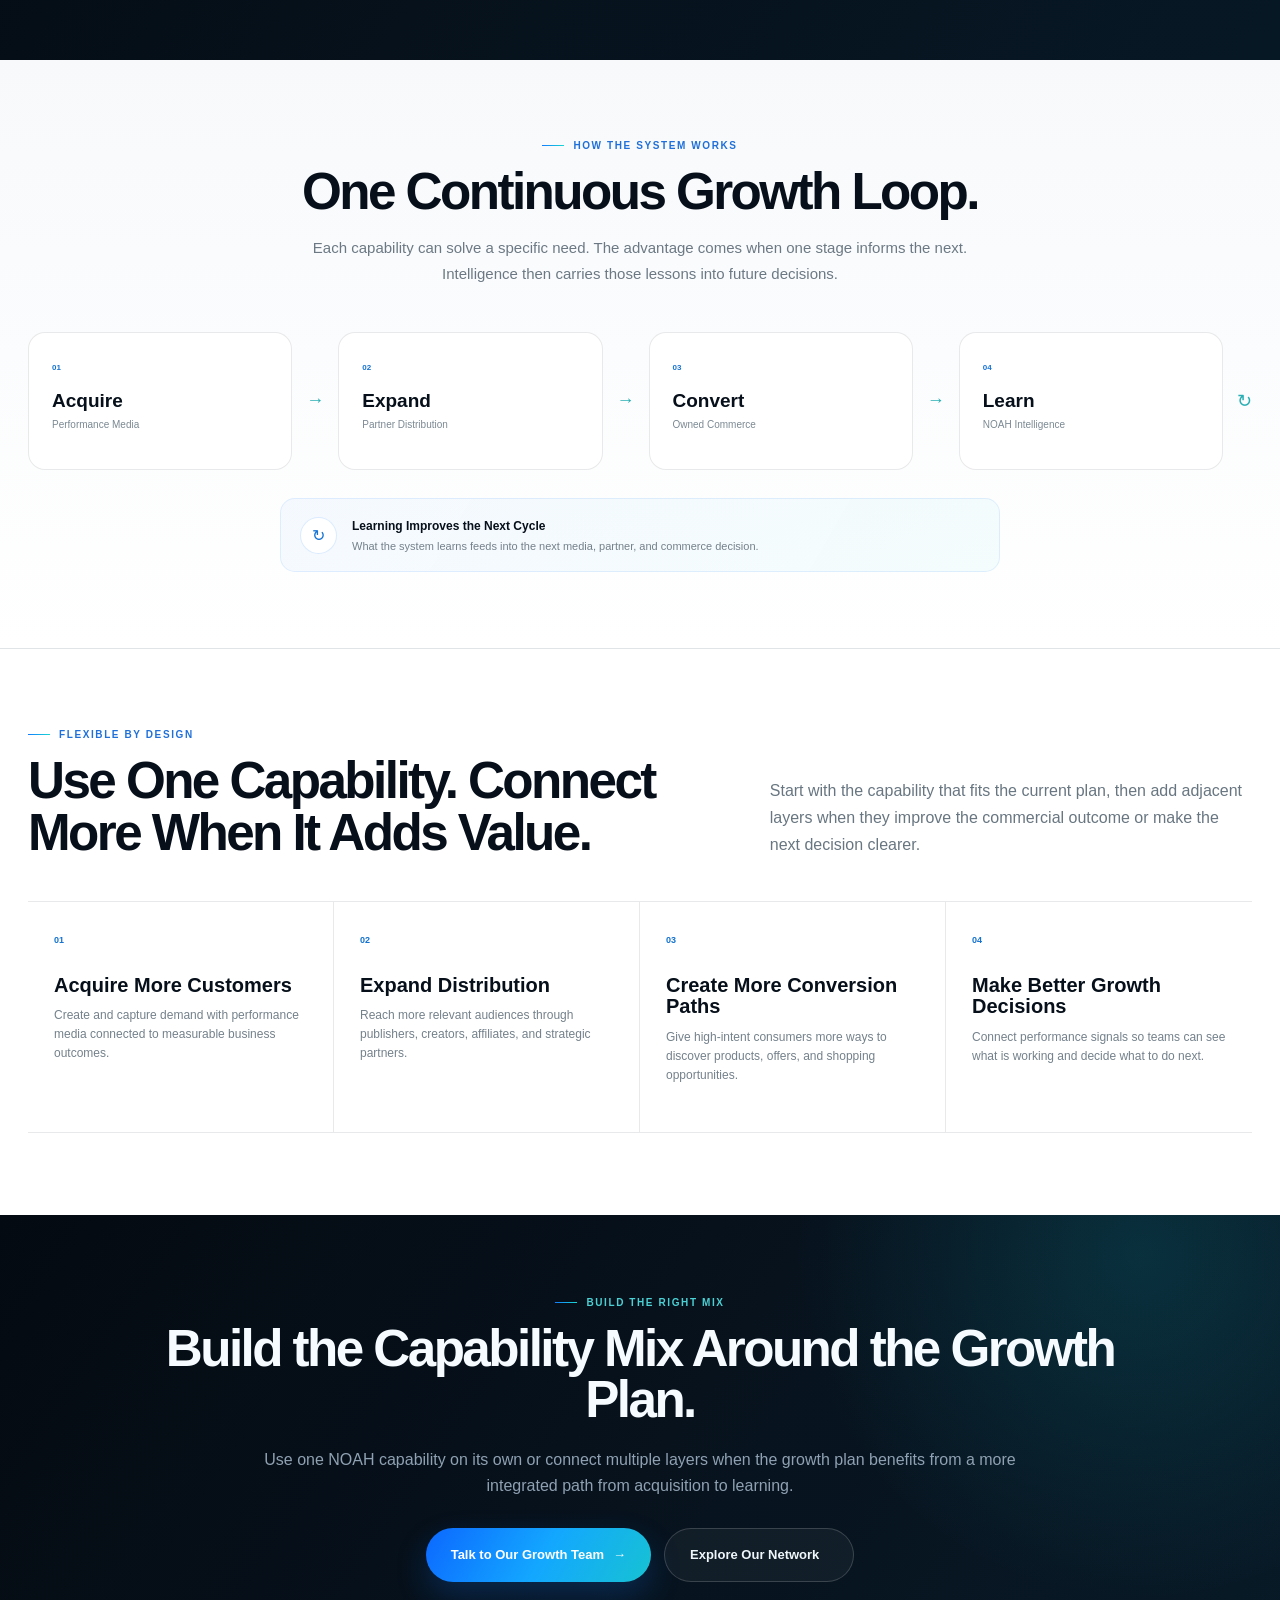
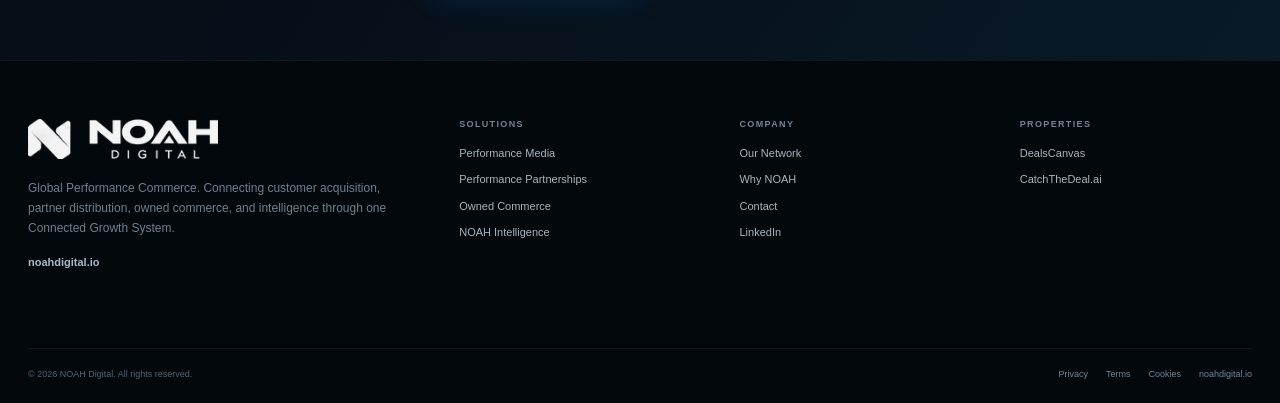
<file: solutions.html>
<!doctype html>
<html lang="en">
<head>
<meta charset="utf-8">
<meta name="viewport" content="width=device-width, initial-scale=1">
<meta name="theme-color" content="#06101a">
<meta name="description" content="NOAH Digital connects Performance Media, Performance Partnerships, Owned Commerce, and NOAH Intelligence through one Connected Growth System."><meta name="robots" content="index,follow,max-image-preview:large,max-snippet:-1,max-video-preview:-1">
<title>Performance Marketing Solutions | NOAH Digital</title><meta property="og:site_name" content="NOAH Digital"><meta property="og:locale" content="en_US"><meta property="og:type" content="website"><meta property="og:title" content="Performance Marketing Solutions | NOAH Digital"><meta property="og:description" content="NOAH Digital connects Performance Media, Performance Partnerships, Owned Commerce, and NOAH Intelligence through one Connected Growth System."><meta property="og:url" content="https://noahdigital.io/solutions.html"><meta property="og:image" content="https://noahdigital.io/assets/noah-lockup.png"><meta property="og:image:alt" content="NOAH Digital | Global Performance Commerce"><meta name="twitter:card" content="summary"><meta name="twitter:title" content="Performance Marketing Solutions | NOAH Digital"><meta name="twitter:description" content="NOAH Digital connects Performance Media, Performance Partnerships, Owned Commerce, and NOAH Intelligence through one Connected Growth System."><meta name="twitter:image" content="https://noahdigital.io/assets/noah-lockup.png"><meta name="twitter:image:alt" content="NOAH Digital | Global Performance Commerce"><link rel="canonical" href="https://noahdigital.io/solutions.html">
<script type="application/ld+json">{"@context":"https://schema.org","@graph":[{"@type":"CollectionPage","@id":"https://noahdigital.io/solutions.html#webpage","url":"https://noahdigital.io/solutions.html","name":"Performance Marketing Solutions | NOAH Digital","description":"NOAH Digital connects Performance Media, Performance Partnerships, Owned Commerce, and NOAH Intelligence through one Connected Growth System.","isPartOf":{"@id":"https://noahdigital.io/#website","url":"https://noahdigital.io/","name":"NOAH Digital"},"about":{"@id":"https://noahdigital.io/#organization","name":"NOAH Digital","url":"https://noahdigital.io/"},"breadcrumb":{"@id":"https://noahdigital.io/solutions.html#breadcrumb"},"inLanguage":"en-US"},{"@type":"BreadcrumbList","@id":"https://noahdigital.io/solutions.html#breadcrumb","itemListElement":[{"@type":"ListItem","position":1,"name":"Home","item":"https://noahdigital.io/"},{"@type":"ListItem","position":2,"name":"Solutions","item":"https://noahdigital.io/solutions.html"}]},{"@type":"ItemList","@id":"https://noahdigital.io/solutions.html#services","name":"NOAH Digital Growth Capabilities","itemListElement":[{"@type":"ListItem","position":1,"item":{"@type":"Service","name":"Performance Media","url":"https://noahdigital.io/solutions.html#media","provider":{"@id":"https://noahdigital.io/#organization"}}},{"@type":"ListItem","position":2,"item":{"@type":"Service","name":"Performance Partnerships","url":"https://noahdigital.io/solutions.html#partnerships","provider":{"@id":"https://noahdigital.io/#organization"}}},{"@type":"ListItem","position":3,"item":{"@type":"Service","name":"Owned Commerce","url":"https://noahdigital.io/solutions.html#commerce","provider":{"@id":"https://noahdigital.io/#organization"}}},{"@type":"ListItem","position":4,"item":{"@type":"Service","name":"NOAH Intelligence","url":"https://noahdigital.io/solutions.html#intelligence","provider":{"@id":"https://noahdigital.io/#organization"}}}]}]}</script><link rel="stylesheet" href="solutions-page.css"><link rel="stylesheet" href="preqa-polish.css"><link rel="stylesheet" href="site-system.css">

<link rel="icon" href="/favicon.ico" type="image/x-icon" sizes="16x16 32x32 48x48 64x64">
<link rel="icon" href="/favicon-96.png" type="image/png" sizes="96x96">
<link rel="icon" href="/favicon-32.png" type="image/png" sizes="32x32">
<link rel="apple-touch-icon" href="/apple-touch-icon.png" sizes="180x180">
</head>
<body class="solutions-page"><a class="skip-link" href="#main-content">Skip to content</a>
<header class="site-header">
  <div class="header-inner">
    <a class="brand" href="index.html" aria-label="NOAH Digital home"><img class="logo" src="assets/noah-lockup.png" alt="NOAH Digital"></a>
    <nav class="nav" aria-label="Primary navigation">
      <a class="active" aria-current="page" href="solutions.html">Solutions</a>
      <a href="network.html">Our Network</a>
      <a href="intelligence.html">NOAH Intelligence</a>
      <a href="why.html">Why NOAH</a>
    </nav>
    <div class="header-actions">
      <a class="header-cta" href="contact.html">Talk to Our Growth Team <span>→</span></a>
      <button class="menu-button" type="button" aria-expanded="false" aria-controls="mobile-nav" aria-label="Open navigation">☰</button>
    </div>
  </div>
  <nav class="mobile-nav" id="mobile-nav" aria-label="Mobile navigation">
    <a href="solutions.html">Solutions</a>
    <a href="network.html">Our Network</a>
    <a href="intelligence.html">NOAH Intelligence</a>
    <a href="why.html">Why NOAH</a>
    <a class="mobile-cta" href="contact.html">Talk to Our Growth Team →</a>
  </nav>
</header>

<main id="main-content">
<section class="hero">
  <div class="hero-grid-bg" aria-hidden="true"></div>
  <div class="section-wrap hero-inner">
    <div class="hero-copy">
      <div class="eyebrow"><span></span> NOAH SOLUTIONS</div>
      <h1>Turn Growth Into a <em>Connected System.</em></h1>
      <p>NOAH’s Connected Growth System brings Performance Media, Performance Partnerships, Owned Commerce, and NOAH Intelligence into one model that can be used capability by capability or as a connected journey.</p>
      <div class="hero-actions">
        <a class="button primary" href="#system">Explore the Growth System <span>→</span></a>
        <a class="button secondary" href="contact.html">Talk to Our Growth Team <span></span></a>
      </div>
      <div class="hero-proof"><span>Acquire customers</span><i></i><span>Expand distribution</span><i></i><span>Capture intent</span><i></i><span>Improve decisions</span></div>
    </div>
    <div class="hero-system">
      <div class="system-frame">
        <div class="frame-top"><span><i></i> NOAH / GROWTH SYSTEM</span><b>CONNECTED</b></div>
        <div class="system-canvas">
          <div class="orbit orbit-a"></div><div class="orbit orbit-b"></div>
          <div class="core"><small>NOAH</small><strong>Growth<br>System</strong><span>ONE CONNECTED MODEL</span></div>
          <div class="system-node node-media"><span>01</span><b>Performance Media</b><small>Create & capture demand</small></div>
          <div class="system-node node-partners"><span>02</span><b>Partnerships</b><small>Expand distribution</small></div>
          <div class="system-node node-commerce"><span>03</span><b>Owned Commerce</b><small>Move intent toward conversion</small></div>
          <div class="system-node node-intel"><span>04</span><b>NOAH Intelligence</b><small>Learn & improve</small></div>
          <div class="signal s1"></div><div class="signal s2"></div><div class="signal s3"></div><div class="signal s4"></div>
        </div>
        <div class="frame-bottom"><span class="pulse"></span> Demand → Distribution → Commerce → Intelligence → Better Decisions</div>
      </div>
    </div>
  </div>
</section>

<section class="system-overview" id="system">
  <div class="section-wrap">
    <div class="section-head split-head">
      <div><div class="section-kicker">THE CONNECTED GROWTH SYSTEM</div><h2>Four Capabilities. Built to Work Together.</h2></div>
      <p>Each capability can solve a specific growth need. Connected, they create a clearer path from demand creation to distribution, commerce, learning, and improvement.</p>
    </div>
    <div class="capability-strip">
      <a href="#media"><span>01</span><strong>Performance Media</strong><small>Create & capture demand</small></a>
      <a href="#partnerships"><span>02</span><strong>Performance Partnerships</strong><small>Extend reach & distribution</small></a>
      <a href="#commerce"><span>03</span><strong>Owned Commerce</strong><small>Move intent toward conversion</small></a>
      <a href="#intelligence"><span>04</span><strong>NOAH Intelligence</strong><small>Learn and improve</small></a>
    </div>
  </div>
</section>

<section class="solution-section solution-light" id="media">
  <div class="section-wrap solution-grid">
    <div class="solution-copy">
      <div class="solution-number">01 / PERFORMANCE MEDIA</div>
      <h2>Create Demand. Acquire the Right Customers.</h2>
      <p class="lead">Performance media is where many growth journeys begin. NOAH uses it to create and capture demand, then connects acquisition signals to the partner, commerce, and intelligence layers that follow.</p>
      <div class="feature-list">
        <div><span>01</span><div><strong>Audience & Demand Strategy</strong><p>Build media activity around the audiences, markets, and commercial goals that matter.</p></div></div>
        <div><span>02</span><div><strong>Connected Channel Execution</strong><p>Coordinate search, social, display, and other performance channels around a shared growth objective.</p></div></div>
        <div><span>03</span><div><strong>Performance Feedback</strong><p>Use response and conversion signals to refine budget, messaging, and channel mix.</p></div></div>
      </div>
      <a class="text-link" href="contact.html">Talk About Customer Acquisition <span>→</span></a>
    </div>
    <div class="solution-visual media-visual">
      <div class="visual-header"><span><i></i> ACQUISITION WORKSPACE</span><b>LIVE</b></div>
      <div class="metric-row">
        <div><small>DEMAND</small><strong></strong><span>Audience response</span></div>
        <div><small>ACQUISITION</small><strong></strong><span>Customer growth</span></div>
        <div><small>EFFICIENCY</small><strong></strong><span>Performance</span></div>
      </div>
      <div class="media-chart-wrap">
        <div class="chart-grid"></div>
        <svg viewBox="0 0 640 250" preserveAspectRatio="none" aria-hidden="true">
          <defs><linearGradient id="mediaLine" x1="0" x2="1"><stop offset="0" stop-color="#168cff"/><stop offset="1" stop-color="#25d1c9"/></linearGradient></defs>
          <path d="M0 205 C75 194,90 153,150 164 S250 188,302 121 S398 82,442 108 S534 60,640 36" fill="none" stroke="url(#mediaLine)" stroke-width="5"/>
          <path d="M0 224 C86 213,110 210,170 185 S267 157,334 170 S440 126,510 141 S580 111,640 116" fill="none" stroke="#506d82" stroke-width="2" opacity=".75"/>
        </svg>
        <span class="chart-label label-a">SEARCH</span><span class="chart-label label-b">SOCIAL</span><span class="chart-label label-c">DISPLAY</span>
      </div>
      <div class="visual-footer"><span><i></i> Search</span><span><i></i> Social</span><span><i></i> Display</span><strong>Connected acquisition view</strong></div>
    </div>
  </div>
</section>

<section class="solution-section solution-dark" id="partnerships">
  <div class="section-wrap solution-grid reverse">
    <div class="solution-visual partner-visual">
      <div class="visual-header dark-header"><span><i></i> PARTNER DISTRIBUTION NETWORK</span><b>ACTIVE</b></div>
      <div class="network-canvas">
        <div class="network-ring nr-one"></div><div class="network-ring nr-two"></div>
        <div class="network-core"><small>NOAH</small><strong>PARTNER<br>NETWORK</strong></div>
        <div class="network-node n-pub"><i></i>Publishers</div><div class="network-node n-creator"><i></i>Creators</div><div class="network-node n-aff"><i></i>Affiliates</div><div class="network-node n-content"><i></i>Content</div><div class="network-node n-commerce"><i></i>Commerce</div>
      </div>
      <div class="partner-feed">
        <div><span>CAMPAIGN</span><strong>Brand opportunity</strong><em>OPEN</em></div>
        <div><span>DISTRIBUTION</span><strong>Audience opportunity</strong><em>ACTIVE</em></div>
        <div><span>COMMERCE</span><strong>High-intent pathway</strong><em>LIVE</em></div>
      </div>
    </div>
    <div class="solution-copy dark-copy">
      <div class="solution-number">02 / PERFORMANCE PARTNERSHIPS</div>
      <h2>Expand Reach Through Performance Partnerships.</h2>
      <p class="lead">Performance Partnerships extend demand into additional distribution paths, connecting relevant partner channels to the same commercial objective as media and commerce.</p>
      <div class="feature-list dark-list">
        <div><span>01</span><div><strong>Relevant Partner Fit</strong><p>Match the opportunity to partner channels suited to the audience and objective.</p></div></div>
        <div><span>02</span><div><strong>Distributed Reach</strong><p>Add distribution beyond paid media without turning partnerships into a disconnected program.</p></div></div>
        <div><span>03</span><div><strong>Measurable Programs</strong><p>Keep partner contribution connected to attribution and commercial outcomes.</p></div></div>
      </div>
      <a class="text-link dark-link" href="network.html">Explore Our Network <span>→</span></a>
    </div>
  </div>
</section>

<section class="solution-section solution-light commerce-section" id="commerce">
  <div class="section-wrap solution-grid">
    <div class="solution-copy">
      <div class="solution-number">03 / OWNED COMMERCE</div>
      <h2>Move High-Intent Consumers Closer to Conversion.</h2>
      <p class="lead">Media and partners create attention. NOAH-owned commerce destinations give high-intent consumers places to discover relevant products, offers, and shopping opportunities. That creates more opportunities to turn interest into action.</p>
      <div class="property-pills">
        <a href="https://www.dealscanvas.com/" target="_blank" rel="noopener"><span>DealsCanvas</span><b>Commerce Discovery </b></a>
        <a href="https://www.catchthedeal.ai/" target="_blank" rel="noopener"><span>CatchTheDeal.ai</span><b>Smart Deal Discovery </b></a>
      </div>
      <div class="feature-list compact-list">
        <div><span>01</span><div><strong>Intent-Based Discovery</strong><p>Reach consumers when they are actively exploring products, offers, and purchase options.</p></div></div>
        <div><span>02</span><div><strong>Owned Commerce Pathways</strong><p>Complement paid media and partner distribution with NOAH-owned destinations.</p></div></div>
        <div><span>03</span><div><strong>Commerce Feedback</strong><p>Use shopping and conversion signals to inform what the broader growth system should do next.</p></div></div>
      </div>
    </div>
    <div class="solution-visual commerce-visual">
      <div class="visual-header"><span><i></i> OWNED COMMERCE NETWORK</span><b>CONNECTED</b></div>
      <div class="commerce-stage">
        <a class="commerce-browser browser-one property-real-media" href="https://www.dealscanvas.com/" target="_blank" rel="noopener" aria-label="Open DealsCanvas"><img src="assets/property/dealscanvas-homepage.webp" alt="DealsCanvas commerce discovery experience" width="480" height="360" loading="lazy" decoding="async"></a>
        <a class="commerce-browser browser-two property-real-media" href="https://www.catchthedeal.ai/" target="_blank" rel="noopener" aria-label="Open CatchTheDeal.ai"><img src="assets/property/catchthedeal-homepage.avif" alt="CatchTheDeal.ai smart shopping and deal discovery experience" width="640" height="480" loading="lazy" decoding="async"></a>
        <div class="commerce-center"><span>NOAH</span><strong>OWNED<br>COMMERCE</strong></div>
      </div>
      <div class="visual-footer"><span><i></i> Discovery</span><span><i></i> Offers</span><span><i></i> Shopping Intent</span><strong>More conversion pathways</strong></div>
    </div>
  </div>
</section>

<section class="solution-section intelligence-section" id="intelligence">
  <div class="section-wrap solution-grid reverse">
    <div class="solution-visual intelligence-visual">
      <div class="visual-header dark-header"><span><i></i> NOAH / PERFORMANCE COMMAND CENTER</span><b>CONNECTED</b></div>
      <div class="intel-signals">
        <div><small>MEDIA</small><strong>Acquisition</strong><span>Channel signals</span></div>
        <div><small>PARTNERS</small><strong>Distribution</strong><span>Attribution signals</span></div>
        <div><small>COMMERCE</small><strong>Conversion</strong><span>Outcome signals</span></div>
      </div>
      <div class="intel-chart"><div class="intel-grid"></div><svg viewBox="0 0 700 230" preserveAspectRatio="none" aria-hidden="true"><defs><linearGradient id="intelLine" x1="0" x2="1"><stop offset="0" stop-color="#1381ff"/><stop offset="1" stop-color="#24d2cd"/></linearGradient></defs><path d="M0 182 C80 172,112 139,170 151 S285 112,342 124 S430 82,493 96 S594 52,700 63" fill="none" stroke="url(#intelLine)" stroke-width="4"/><path d="M0 207 C90 190,132 198,203 176 S318 153,389 161 S504 122,570 132 S635 111,700 114" fill="none" stroke="#4d687d" stroke-width="2"/></svg></div>
      <div class="intel-actions"><span>SIGNALS</span><i></i><span>CONTEXT</span><i></i><span>DECISION</span></div>
    </div>
    <div class="solution-copy dark-copy">
      <div class="solution-number">04 / NOAH INTELLIGENCE</div>
      <h2>Turn Performance Signals Into Better Decisions.</h2>
      <p class="lead">NOAH Intelligence closes the loop by connecting signals from media, partnerships, commerce, and revenue. Teams can see what changed, what contributed, and which decision to make next.</p>
      <div class="feature-list dark-list">
        <div><span>01</span><div><strong>Measure</strong><p>See the signals produced by each capability in shared performance context.</p></div></div>
        <div><span>02</span><div><strong>Understand</strong><p>See how channels, partners, conversion activity, and revenue relate to one another.</p></div></div>
        <div><span>03</span><div><strong>Decide</strong><p>Use connected context to guide budget, channel, partner, and commerce decisions.</p></div></div>
      </div>
      <a class="text-link dark-link" href="intelligence.html">Explore NOAH Intelligence <span>→</span></a>
    </div>
  </div>
</section>

<section class="connection-section">
  <div class="section-wrap">
    <div class="section-head centered-head"><div class="section-kicker centered-kicker">HOW THE SYSTEM WORKS</div><h2>One Continuous Growth Loop.</h2><p>Each capability can solve a specific need. The advantage comes when one stage informs the next. Intelligence then carries those lessons into future decisions.</p></div>
    <div class="connection-flow">
      <div><span>01</span><strong>Acquire</strong><small>Performance Media</small></div><i>→</i>
      <div><span>02</span><strong>Expand</strong><small>Partner Distribution</small></div><i>→</i>
      <div><span>03</span><strong>Convert</strong><small>Owned Commerce</small></div><i>→</i>
      <div><span>04</span><strong>Learn</strong><small>NOAH Intelligence</small></div><i>↻</i>
    </div>
    <div class="connection-note"><span class="loop-mark">↻</span><div><strong>Learning Improves the Next Cycle</strong><p>What the system learns feeds into the next media, partner, and commerce decision.</p></div></div>
  </div>
</section>

<section class="outcomes-section">
  <div class="section-wrap">
    <div class="section-head split-head outcomes-head"><div><div class="section-kicker">FLEXIBLE BY DESIGN</div><h2>Use One Capability. Connect More When It Adds Value.</h2></div><p>Start with the capability that fits the current plan, then add adjacent layers when they improve the commercial outcome or make the next decision clearer.</p></div>
    <div class="outcomes-grid">
      <article><span>01</span><h3>Acquire More Customers</h3><p>Create and capture demand with performance media connected to measurable business outcomes.</p></article>
      <article><span>02</span><h3>Expand Distribution</h3><p>Reach more relevant audiences through publishers, creators, affiliates, and strategic partners.</p></article>
      <article><span>03</span><h3>Create More Conversion Paths</h3><p>Give high-intent consumers more ways to discover products, offers, and shopping opportunities.</p></article>
      <article><span>04</span><h3>Make Better Growth Decisions</h3><p>Connect performance signals so teams can see what is working and decide what to do next.</p></article>
    </div>
  </div>
</section>

<section class="final-cta" id="contact">
  <div class="final-glow" aria-hidden="true"></div>
  <div class="section-wrap final-inner">
    <div class="section-kicker final-kicker">BUILD THE RIGHT MIX</div>
    <h2>Build the Capability Mix Around the Growth Plan.</h2>
    <p>Use one NOAH capability on its own or connect multiple layers when the growth plan benefits from a more integrated path from acquisition to learning.</p>
    <div class="final-actions"><a class="button primary" href="contact.html">Talk to Our Growth Team <span>→</span></a><a class="button secondary" href="network.html">Explore Our Network <span></span></a></div>
  </div>
</section>
</main>

<footer class="site-footer">
  <div class="footer-inner">
    <div class="footer-grid">
      <div class="footer-brand">
        <a href="index.html" aria-label="NOAH Digital home"><img src="assets/noah-lockup.png" alt="NOAH Digital"></a>
        <p>Global Performance Commerce. Connecting customer acquisition, partner distribution, owned commerce, and intelligence through one Connected Growth System.</p>
        <a class="footer-domain" href="https://noahdigital.io/" target="_blank" rel="noopener">noahdigital.io </a>
      </div>
      <div class="footer-col">
        <h4>Solutions</h4>
        <a href="solutions.html#media">Performance Media</a>
        <a href="solutions.html#partnerships">Performance Partnerships</a>
        <a href="solutions.html#commerce">Owned Commerce</a>
        <a href="intelligence.html">NOAH Intelligence</a>
      </div>
      <div class="footer-col"><h4>Company</h4><a href="network.html">Our Network</a><a href="why.html">Why NOAH</a><a href="contact.html">Contact</a><a href="https://www.linkedin.com/company/noah-digital-inc/" target="_blank" rel="noopener">LinkedIn </a></div>
      <div class="footer-col">
        <h4>Properties</h4>
        <a href="https://www.dealscanvas.com/" target="_blank" rel="noopener">DealsCanvas </a>
        <a href="https://www.catchthedeal.ai/" target="_blank" rel="noopener">CatchTheDeal.ai </a>
      </div>
    </div>
    <div class="footer-bottom">
      <span>© 2026 NOAH Digital. All rights reserved.</span>
      <div class="footer-bottom-links"><a href="privacy.html">Privacy</a><a href="terms.html">Terms</a><a href="cookies.html">Cookies</a><a href="https://noahdigital.io/" target="_blank" rel="noopener">noahdigital.io</a></div>
    </div>
  </div>
</footer>

<script>

</script>
<script src="site-shell.js"></script>
</body>
</html>
</file>
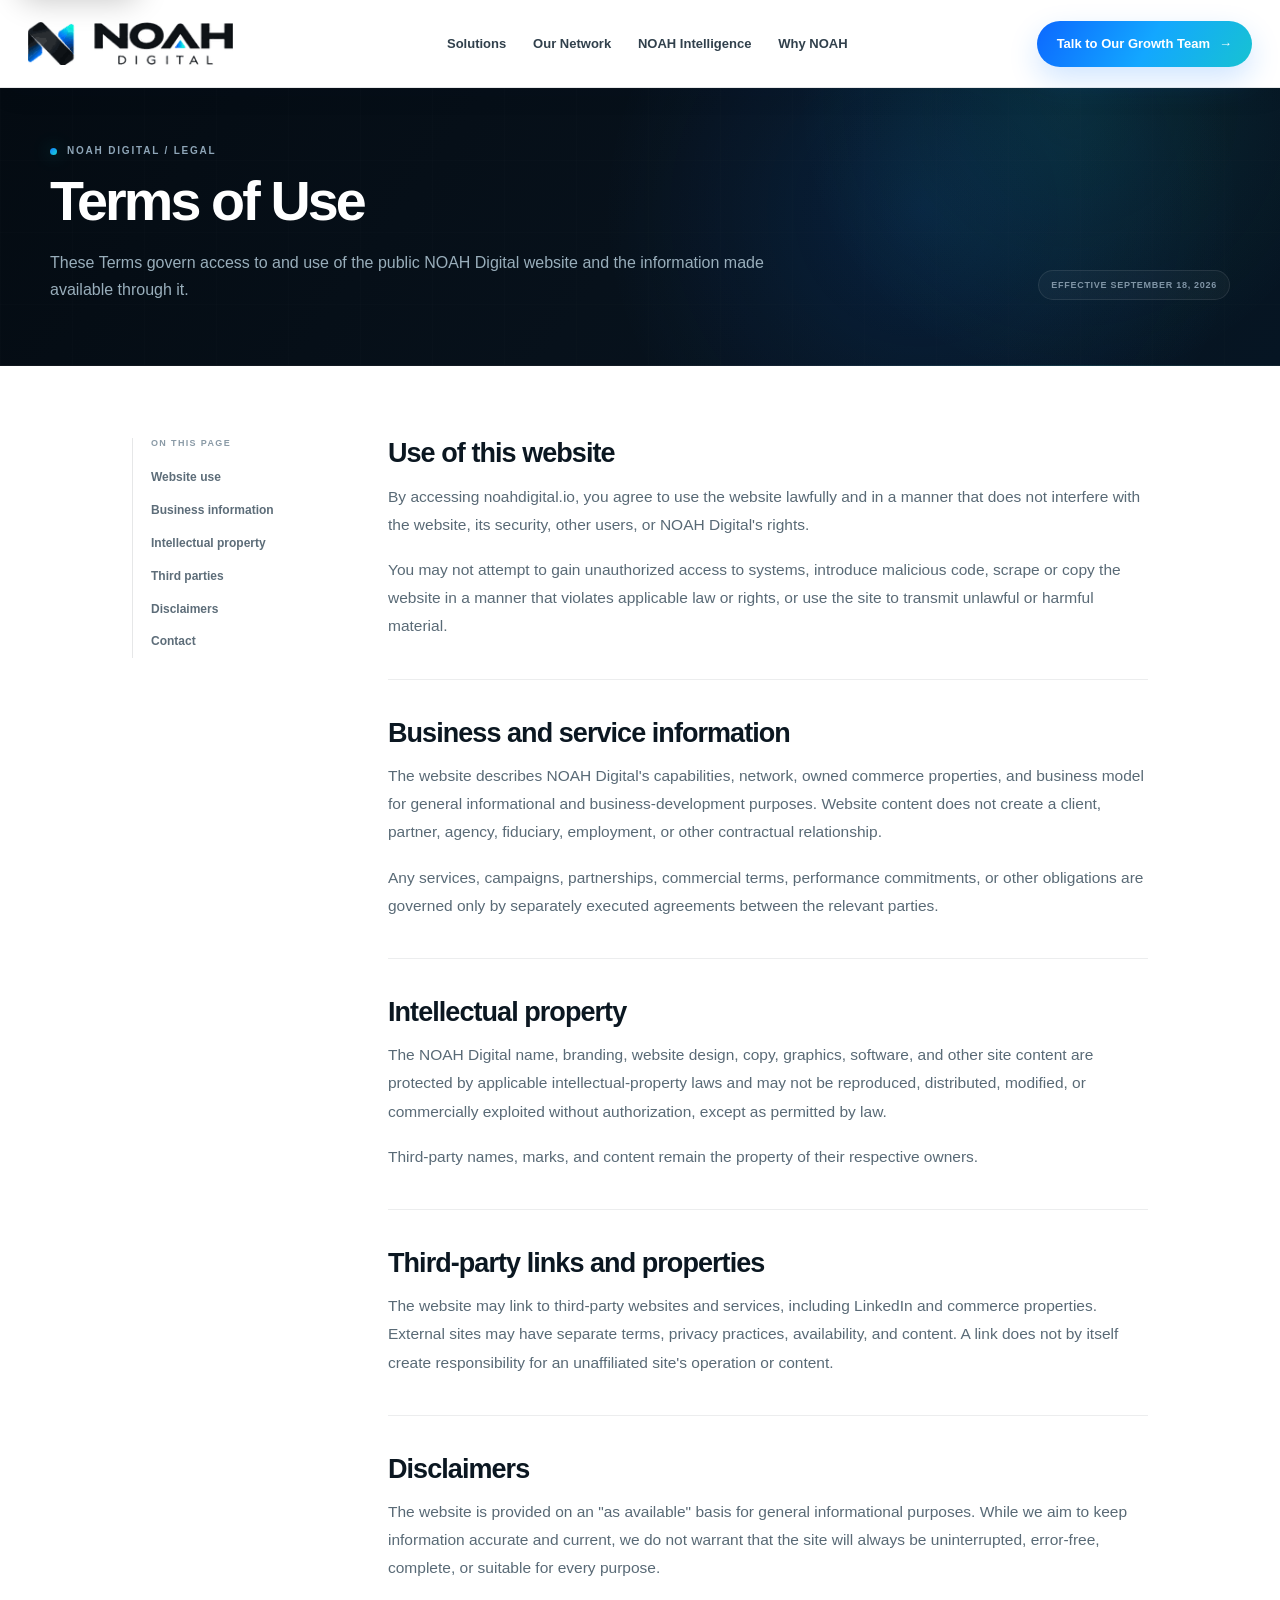
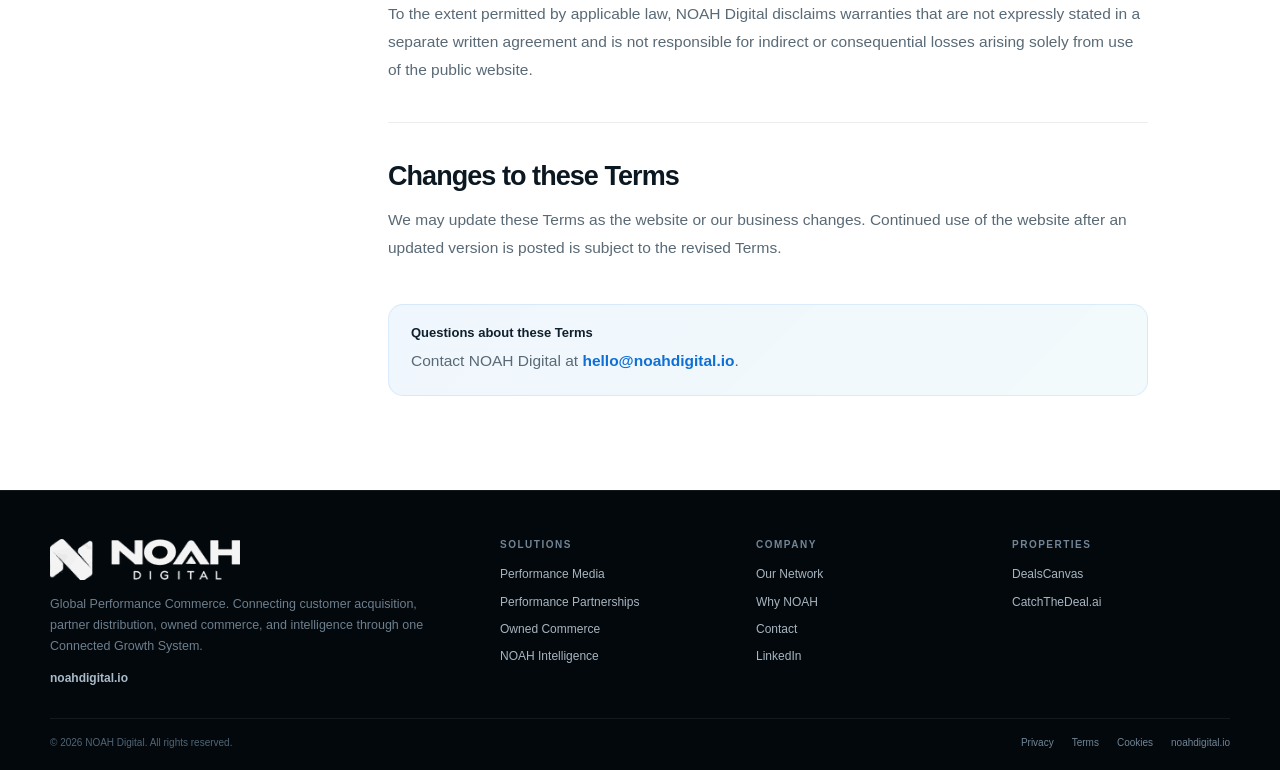
<file: terms.html>
<!doctype html>
<html lang="en">
<head>
<meta charset="utf-8">
<meta name="viewport" content="width=device-width, initial-scale=1">
<meta name="theme-color" content="#06101a">
<meta name="description" content="Terms of Use for the NOAH Digital website at noahdigital.io."><meta name="robots" content="index,follow,max-image-preview:large,max-snippet:-1,max-video-preview:-1">

<title>Terms of Use | NOAH Digital</title>
<link rel="canonical" href="https://noahdigital.io/terms.html">
<meta property="og:site_name" content="NOAH Digital"><meta property="og:locale" content="en_US">
<meta property="og:type" content="website">
<meta property="og:title" content="Terms of Use | NOAH Digital">
<meta property="og:description" content="Terms of Use for the NOAH Digital website at noahdigital.io.">
<meta property="og:url" content="https://noahdigital.io/terms.html">
<meta property="og:image" content="https://noahdigital.io/assets/noah-lockup.png"><meta property="og:image:alt" content="NOAH Digital | Global Performance Commerce">
<meta name="twitter:card" content="summary">
<meta name="twitter:title" content="Terms of Use | NOAH Digital">
<meta name="twitter:description" content="Terms of Use for the NOAH Digital website at noahdigital.io."><meta name="twitter:image" content="https://noahdigital.io/assets/noah-lockup.png"><meta name="twitter:image:alt" content="NOAH Digital | Global Performance Commerce">
<script type="application/ld+json">{"@context":"https://schema.org","@graph":[{"@type":"WebPage","@id":"https://noahdigital.io/terms.html#webpage","url":"https://noahdigital.io/terms.html","name":"Terms of Use | NOAH Digital","description":"Terms of Use for the NOAH Digital website at noahdigital.io.","isPartOf":{"@id":"https://noahdigital.io/#website","url":"https://noahdigital.io/","name":"NOAH Digital"},"about":{"@id":"https://noahdigital.io/#organization","name":"NOAH Digital","url":"https://noahdigital.io/"},"breadcrumb":{"@id":"https://noahdigital.io/terms.html#breadcrumb"},"inLanguage":"en-US"},{"@type":"BreadcrumbList","@id":"https://noahdigital.io/terms.html#breadcrumb","itemListElement":[{"@type":"ListItem","position":1,"name":"Home","item":"https://noahdigital.io/"},{"@type":"ListItem","position":2,"name":"Terms of Use","item":"https://noahdigital.io/terms.html"}]}]}</script><link rel="stylesheet" href="site-system.css">
<link rel="stylesheet" href="legal-page.css">

<link rel="icon" href="/favicon.ico" type="image/x-icon" sizes="16x16 32x32 48x48 64x64">
<link rel="icon" href="/favicon-96.png" type="image/png" sizes="96x96">
<link rel="icon" href="/favicon-32.png" type="image/png" sizes="32x32">
<link rel="apple-touch-icon" href="/apple-touch-icon.png" sizes="180x180">
</head>
<body class="legal-page">
<a class="skip-link" href="#main-content">Skip to content</a>
<header class="site-header">
  <div class="header-inner">
    <a class="brand" href="index.html" aria-label="NOAH Digital home"><img class="logo" src="assets/noah-lockup.png" alt="NOAH Digital"></a>
    <nav class="nav" aria-label="Primary navigation">
      <a href="solutions.html">Solutions</a>
      <a href="network.html">Our Network</a>
      <a href="intelligence.html">NOAH Intelligence</a>
      <a href="why.html">Why NOAH</a>
    </nav>
    <div class="header-actions">
      <a class="header-cta" href="contact.html">Talk to Our Growth Team <span>→</span></a>
      <button class="menu-button" type="button" aria-expanded="false" aria-controls="mobile-nav" aria-label="Open navigation">☰</button>
    </div>
  </div>
  <nav class="mobile-nav" id="mobile-nav" aria-label="Mobile navigation">
    <a href="solutions.html">Solutions</a>
    <a href="network.html">Our Network</a>
    <a href="intelligence.html">NOAH Intelligence</a>
    <a href="why.html">Why NOAH</a>
    <a class="mobile-cta" href="contact.html">Talk to Our Growth Team →</a>
  </nav>
</header>
<main id="main-content">
<section class="legal-hero"><div class="section-wrap"><div class="eyebrow">NOAH DIGITAL / LEGAL</div><h1>Terms of Use</h1><p>These Terms govern access to and use of the public NOAH Digital website and the information made available through it.</p><div class="legal-meta">Effective September 18, 2026</div></div></section>
<section class="legal-content"><div class="section-wrap legal-layout"><aside class="legal-nav"><strong>On this page</strong><a href="#use">Website use</a><a href="#services">Business information</a><a href="#ip">Intellectual property</a><a href="#third-party">Third parties</a><a href="#disclaimers">Disclaimers</a><a href="#contact">Contact</a></aside><article class="legal-copy"><h2 id="use">Use of this website</h2>
<p>By accessing noahdigital.io, you agree to use the website lawfully and in a manner that does not interfere with the website, its security, other users, or NOAH Digital's rights.</p>
<p>You may not attempt to gain unauthorized access to systems, introduce malicious code, scrape or copy the website in a manner that violates applicable law or rights, or use the site to transmit unlawful or harmful material.</p>

<h2 id="services">Business and service information</h2>
<p>The website describes NOAH Digital's capabilities, network, owned commerce properties, and business model for general informational and business-development purposes. Website content does not create a client, partner, agency, fiduciary, employment, or other contractual relationship.</p>
<p>Any services, campaigns, partnerships, commercial terms, performance commitments, or other obligations are governed only by separately executed agreements between the relevant parties.</p>

<h2 id="ip">Intellectual property</h2>
<p>The NOAH Digital name, branding, website design, copy, graphics, software, and other site content are protected by applicable intellectual-property laws and may not be reproduced, distributed, modified, or commercially exploited without authorization, except as permitted by law.</p>
<p>Third-party names, marks, and content remain the property of their respective owners.</p>

<h2 id="third-party">Third-party links and properties</h2>
<p>The website may link to third-party websites and services, including LinkedIn and commerce properties. External sites may have separate terms, privacy practices, availability, and content. A link does not by itself create responsibility for an unaffiliated site's operation or content.</p>

<h2 id="disclaimers">Disclaimers</h2>
<p>The website is provided on an "as available" basis for general informational purposes. While we aim to keep information accurate and current, we do not warrant that the site will always be uninterrupted, error-free, complete, or suitable for every purpose.</p>
<p>To the extent permitted by applicable law, NOAH Digital disclaims warranties that are not expressly stated in a separate written agreement and is not responsible for indirect or consequential losses arising solely from use of the public website.</p>

<h2>Changes to these Terms</h2>
<p>We may update these Terms as the website or our business changes. Continued use of the website after an updated version is posted is subject to the revised Terms.</p>

<div class="legal-callout" id="contact"><strong>Questions about these Terms</strong><p>Contact NOAH Digital at <a href="mailto:hello@noahdigital.io">hello@noahdigital.io</a>.</p></div></article></div></section>
</main>
<footer class="site-footer">
  <div class="footer-inner">
    <div class="footer-grid">
      <div class="footer-brand">
        <a href="index.html" aria-label="NOAH Digital home"><img src="assets/noah-lockup.png" alt="NOAH Digital"></a>
        <p>Global Performance Commerce. Connecting customer acquisition, partner distribution, owned commerce, and intelligence through one Connected Growth System.</p>
        <a class="footer-domain" href="https://noahdigital.io/" target="_blank" rel="noopener">noahdigital.io </a>
      </div>
      <div class="footer-col"><h4>Solutions</h4><a href="solutions.html#media">Performance Media</a><a href="solutions.html#partnerships">Performance Partnerships</a><a href="solutions.html#commerce">Owned Commerce</a><a href="intelligence.html">NOAH Intelligence</a></div>
      <div class="footer-col"><h4>Company</h4><a href="network.html">Our Network</a><a href="why.html">Why NOAH</a><a href="contact.html">Contact</a><a href="https://www.linkedin.com/company/noah-digital-inc/" target="_blank" rel="noopener">LinkedIn </a></div>
      <div class="footer-col"><h4>Properties</h4><a href="https://www.dealscanvas.com/" target="_blank" rel="noopener">DealsCanvas </a><a href="https://www.catchthedeal.ai/" target="_blank" rel="noopener">CatchTheDeal.ai </a></div>
    </div>
    <div class="footer-bottom">
      <span>© 2026 NOAH Digital. All rights reserved.</span>
      <div class="footer-bottom-links"><a href="privacy.html">Privacy</a><a href="terms.html">Terms</a><a href="cookies.html">Cookies</a><a href="https://noahdigital.io/" target="_blank" rel="noopener">noahdigital.io</a></div>
    </div>
  </div>
</footer>
<script src="site-shell.js"></script>
</body>
</html>
</file>
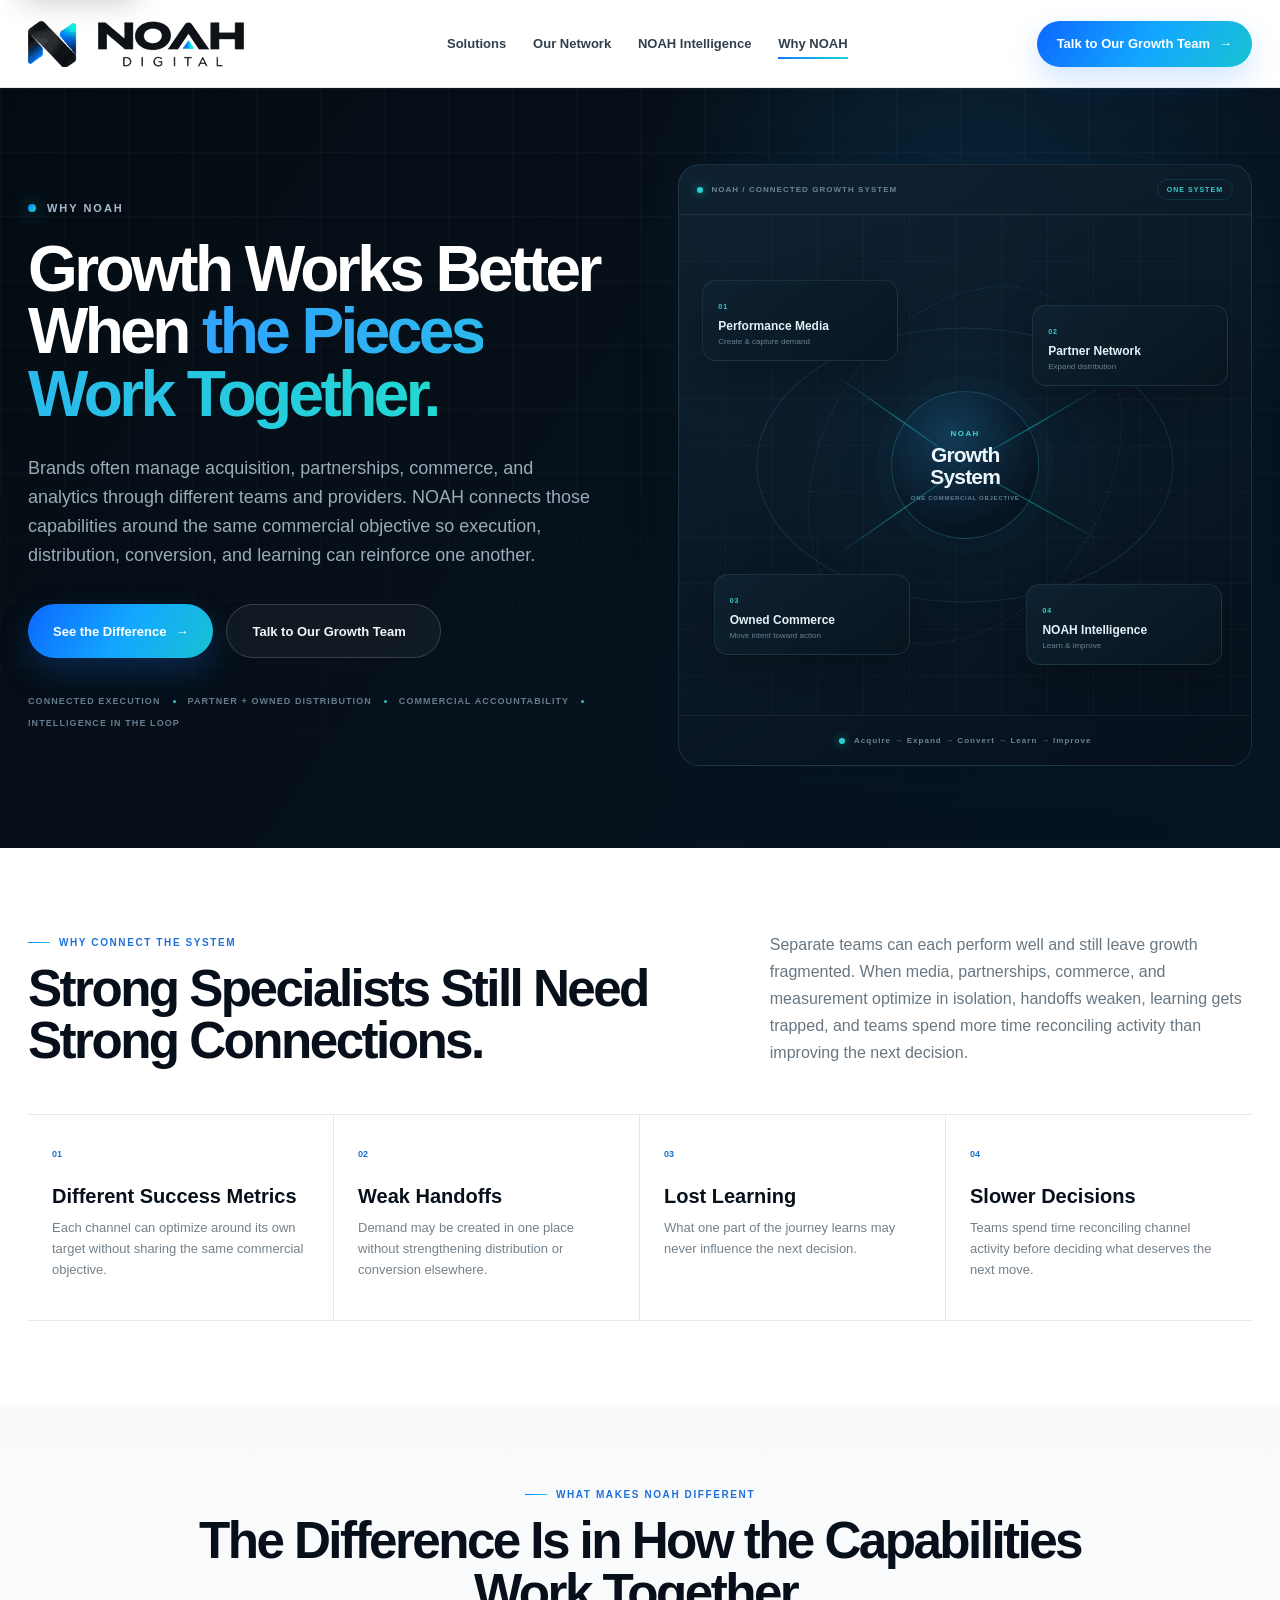
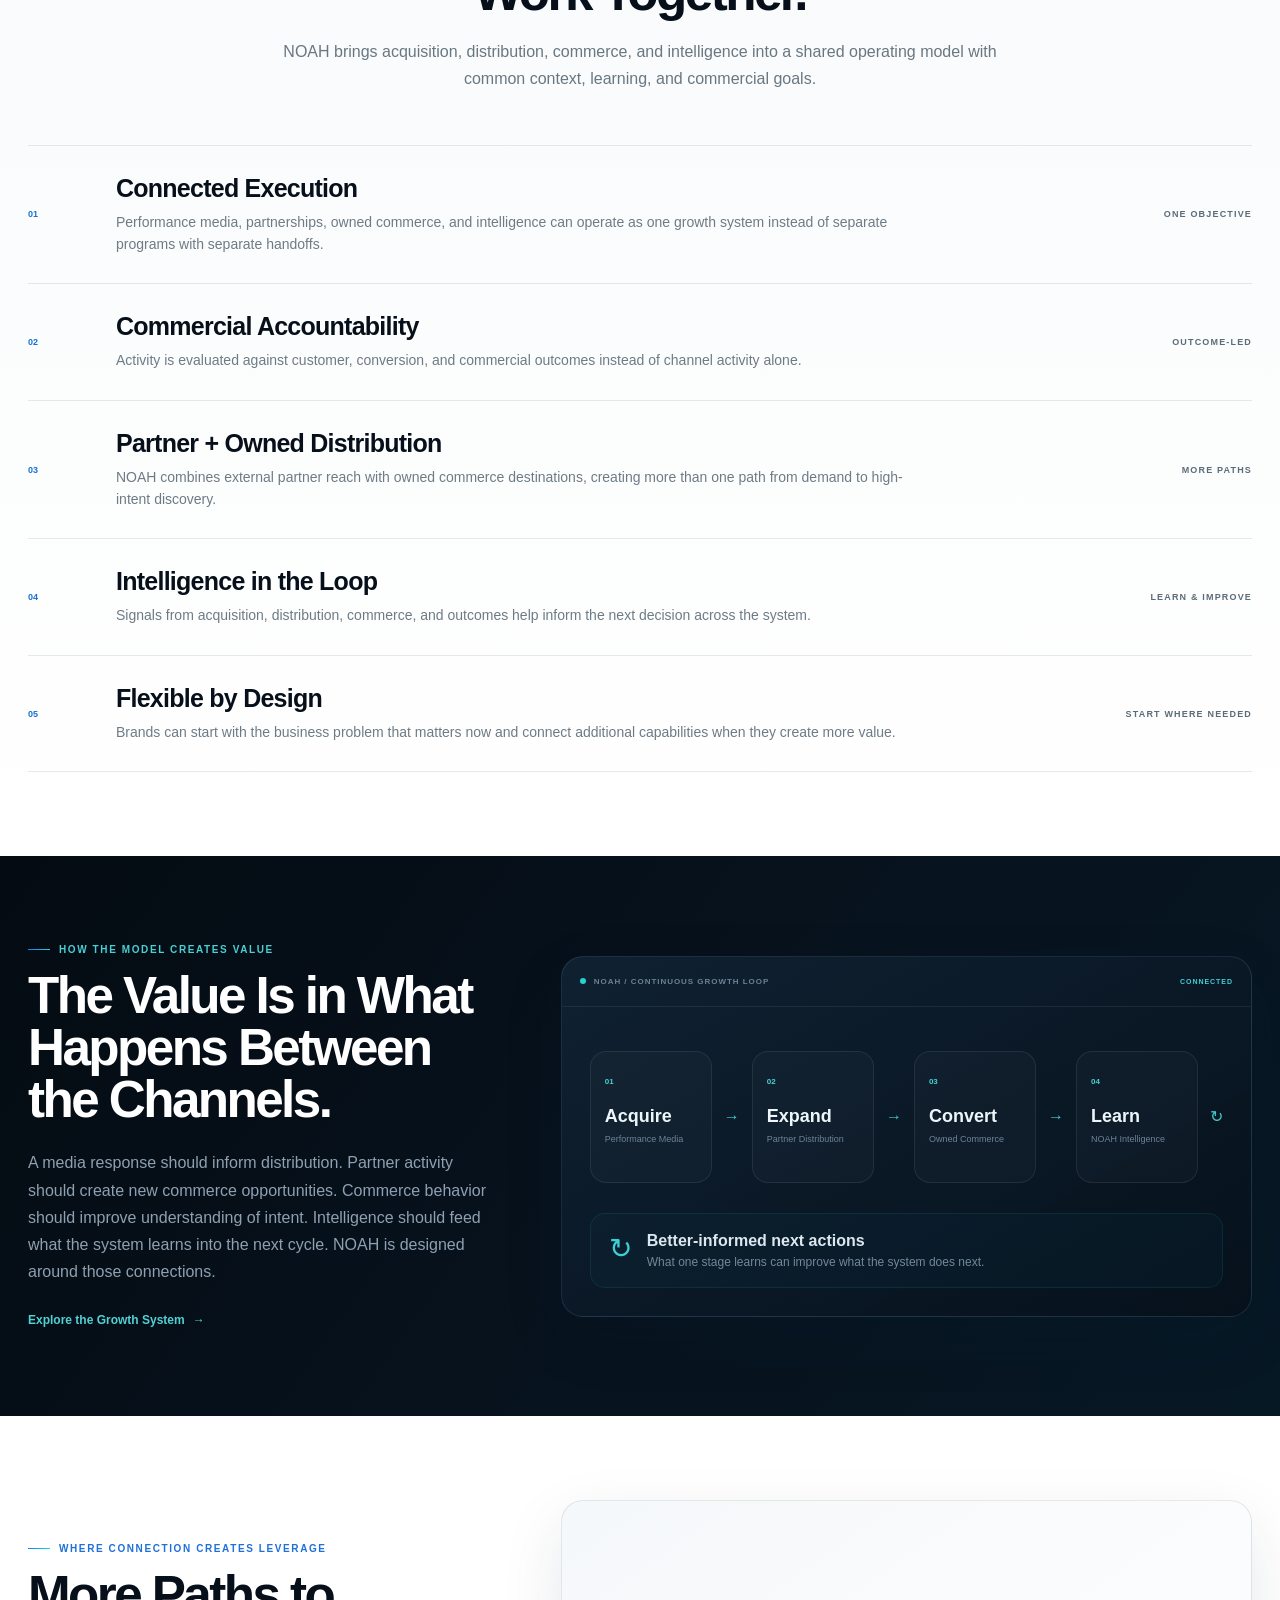
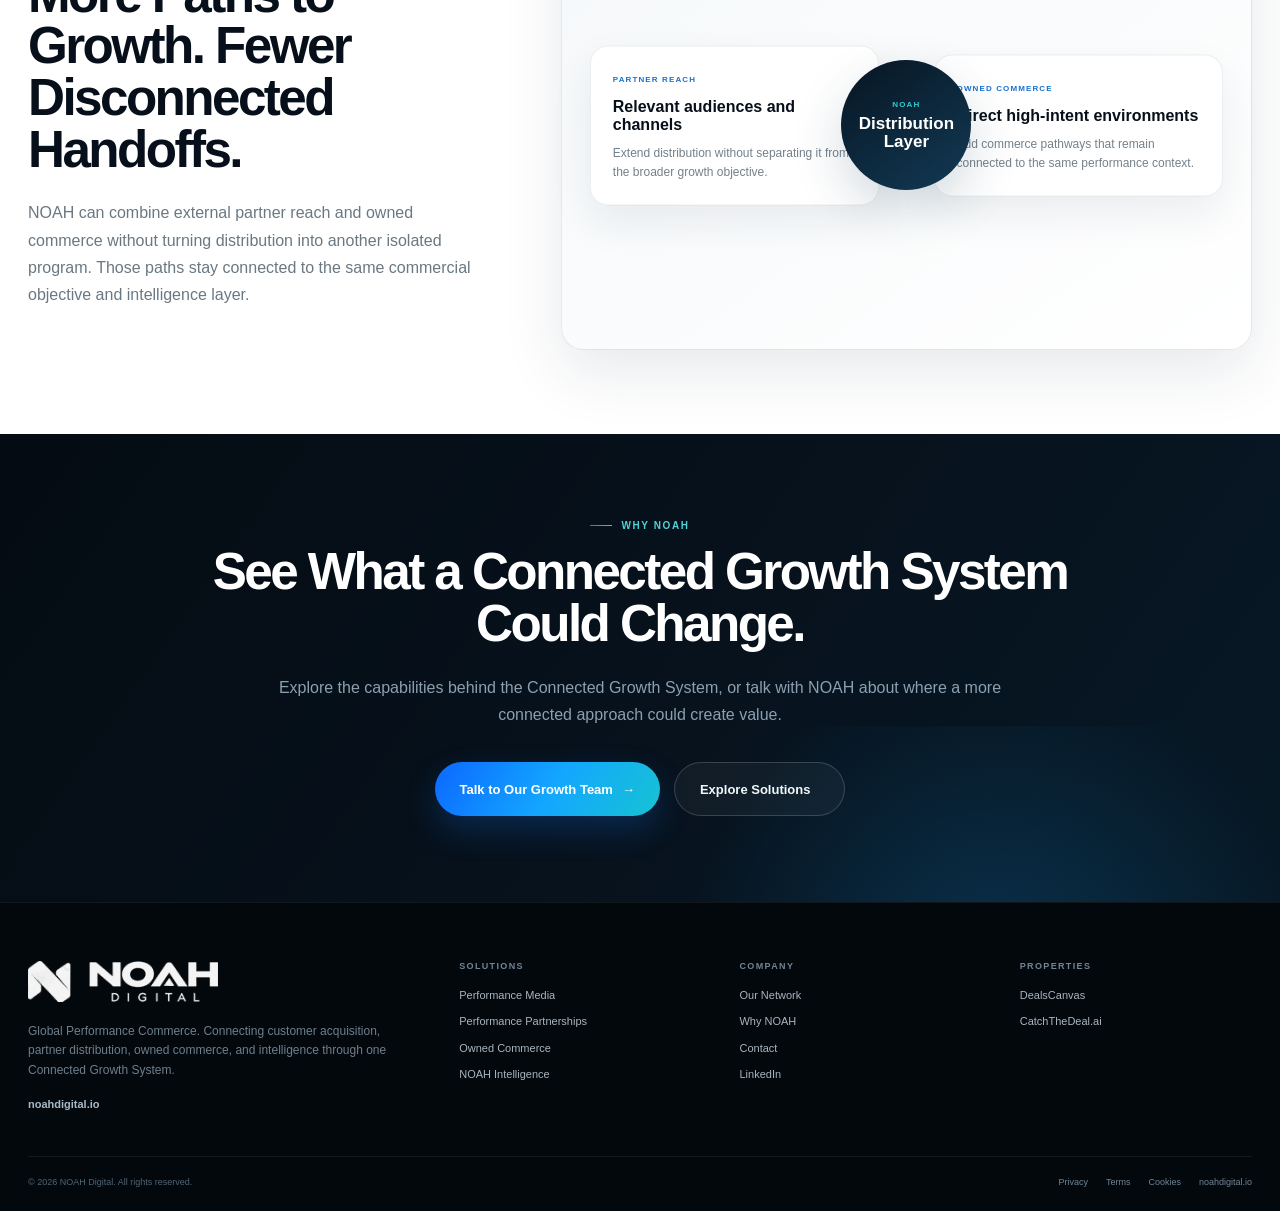
<file: why.html>
<!doctype html>
<html lang="en">
<head>
<meta charset="utf-8">
<meta name="viewport" content="width=device-width, initial-scale=1">
<meta name="theme-color" content="#06101a">
<meta name="description" content="Why NOAH: a Connected Growth System aligning acquisition, partner distribution, owned commerce, and intelligence around the same commercial objective."><meta name="robots" content="index,follow,max-image-preview:large,max-snippet:-1,max-video-preview:-1">
<title>Why NOAH Digital | Connected Growth System</title><meta property="og:site_name" content="NOAH Digital"><meta property="og:locale" content="en_US"><meta property="og:type" content="website"><meta property="og:title" content="Why NOAH Digital | Connected Growth System"><meta property="og:description" content="Why NOAH: a Connected Growth System aligning acquisition, partner distribution, owned commerce, and intelligence around the same commercial objective."><meta property="og:url" content="https://noahdigital.io/why.html"><meta property="og:image" content="https://noahdigital.io/assets/noah-lockup.png"><meta property="og:image:alt" content="NOAH Digital | Global Performance Commerce"><meta name="twitter:card" content="summary"><meta name="twitter:title" content="Why NOAH Digital | Connected Growth System"><meta name="twitter:description" content="Why NOAH: a Connected Growth System aligning acquisition, partner distribution, owned commerce, and intelligence around the same commercial objective."><meta name="twitter:image" content="https://noahdigital.io/assets/noah-lockup.png"><meta name="twitter:image:alt" content="NOAH Digital | Global Performance Commerce"><link rel="canonical" href="https://noahdigital.io/why.html">
<script type="application/ld+json">{"@context":"https://schema.org","@graph":[{"@type":"AboutPage","@id":"https://noahdigital.io/why.html#webpage","url":"https://noahdigital.io/why.html","name":"Why NOAH Digital | Connected Growth System","description":"Why NOAH: a Connected Growth System aligning acquisition, partner distribution, owned commerce, and intelligence around the same commercial objective.","isPartOf":{"@id":"https://noahdigital.io/#website","url":"https://noahdigital.io/","name":"NOAH Digital"},"about":{"@id":"https://noahdigital.io/#organization","name":"NOAH Digital","url":"https://noahdigital.io/"},"breadcrumb":{"@id":"https://noahdigital.io/why.html#breadcrumb"},"inLanguage":"en-US"},{"@type":"BreadcrumbList","@id":"https://noahdigital.io/why.html#breadcrumb","itemListElement":[{"@type":"ListItem","position":1,"name":"Home","item":"https://noahdigital.io/"},{"@type":"ListItem","position":2,"name":"Why NOAH","item":"https://noahdigital.io/why.html"}]}]}</script><link rel="stylesheet" href="why-page.css"><link rel="stylesheet" href="preqa-polish.css"><link rel="stylesheet" href="site-system.css">

<link rel="icon" href="/favicon.ico" type="image/x-icon" sizes="16x16 32x32 48x48 64x64">
<link rel="icon" href="/favicon-96.png" type="image/png" sizes="96x96">
<link rel="icon" href="/favicon-32.png" type="image/png" sizes="32x32">
<link rel="apple-touch-icon" href="/apple-touch-icon.png" sizes="180x180">
</head>
<body class="why-page"><a class="skip-link" href="#main-content">Skip to content</a>
<header class="site-header">
  <div class="header-inner">
    <a class="brand" href="index.html" aria-label="NOAH Digital home"><img class="logo" src="assets/noah-lockup.png" alt="NOAH Digital"></a>
    <nav class="nav" aria-label="Primary navigation">
      <a href="solutions.html">Solutions</a>
      <a href="network.html">Our Network</a>
      <a href="intelligence.html">NOAH Intelligence</a>
      <a class="active" aria-current="page" href="why.html">Why NOAH</a>
    </nav>
    <div class="header-actions">
      <a class="header-cta" href="contact.html">Talk to Our Growth Team <span>→</span></a>
      <button class="menu-button" type="button" aria-expanded="false" aria-controls="mobile-nav" aria-label="Open navigation">☰</button>
    </div>
  </div>
  <nav class="mobile-nav" id="mobile-nav" aria-label="Mobile navigation">
    <a href="solutions.html">Solutions</a>
    <a href="network.html">Our Network</a>
    <a href="intelligence.html">NOAH Intelligence</a>
    <a href="why.html">Why NOAH</a>
    <a class="mobile-cta" href="contact.html">Talk to Our Growth Team →</a>
  </nav>
</header>

<main id="main-content">
<section class="hero">
  <div class="hero-grid-bg" aria-hidden="true"></div>
  <div class="section-wrap hero-inner">
    <div class="hero-copy">
      <div class="eyebrow"><span></span> WHY NOAH</div>
      <h1>Growth Works Better When <em>the Pieces Work Together.</em></h1>
      <p>Brands often manage acquisition, partnerships, commerce, and analytics through different teams and providers. NOAH connects those capabilities around the same commercial objective so execution, distribution, conversion, and learning can reinforce one another.</p>
      <div class="hero-actions"><a class="button primary" href="#difference">See the Difference <span>→</span></a><a class="button secondary" href="contact.html">Talk to Our Growth Team <span></span></a></div>
      <div class="hero-proof"><span>Connected execution</span><i></i><span>Partner + owned distribution</span><i></i><span>Commercial accountability</span><i></i><span>Intelligence in the loop</span></div>
    </div>
    <div class="hero-system" aria-label="NOAH Connected Growth System">
      <div class="system-top"><span><i></i> NOAH / CONNECTED GROWTH SYSTEM</span><b>ONE SYSTEM</b></div>
      <div class="system-canvas">
        <div class="ring r1"></div><div class="ring r2"></div>
        <div class="core"><small>NOAH</small><strong>Growth<br>System</strong><span>ONE COMMERCIAL OBJECTIVE</span></div>
        <div class="node n1"><span>01</span><b>Performance Media</b><small>Create & capture demand</small></div>
        <div class="node n2"><span>02</span><b>Partner Network</b><small>Expand distribution</small></div>
        <div class="node n3"><span>03</span><b>Owned Commerce</b><small>Move intent toward action</small></div>
        <div class="node n4"><span>04</span><b>NOAH Intelligence</b><small>Learn & improve</small></div>
        <div class="line l1"></div><div class="line l2"></div><div class="line l3"></div><div class="line l4"></div>
      </div>
      <div class="system-bottom"><span class="pulse"></span> Acquire → Expand → Convert → Learn → Improve</div>
    </div>
  </div>
</section>

<section class="fragmented-section" id="difference">
  <div class="section-wrap">
    <div class="split-head"><div><div class="section-kicker">WHY CONNECT THE SYSTEM</div><h2>Strong Specialists Still Need Strong Connections.</h2></div><p>Separate teams can each perform well and still leave growth fragmented. When media, partnerships, commerce, and measurement optimize in isolation, handoffs weaken, learning gets trapped, and teams spend more time reconciling activity than improving the next decision.</p></div>
    <div class="fragment-grid">
      <article><span>01</span><h3>Different Success Metrics</h3><p>Each channel can optimize around its own target without sharing the same commercial objective.</p></article>
      <article><span>02</span><h3>Weak Handoffs</h3><p>Demand may be created in one place without strengthening distribution or conversion elsewhere.</p></article>
      <article><span>03</span><h3>Lost Learning</h3><p>What one part of the journey learns may never influence the next decision.</p></article>
      <article><span>04</span><h3>Slower Decisions</h3><p>Teams spend time reconciling channel activity before deciding what deserves the next move.</p></article>
    </div>
  </div>
</section>

<section class="difference-section">
  <div class="section-wrap">
    <div class="section-head centered-head"><div class="section-kicker centered-kicker">WHAT MAKES NOAH DIFFERENT</div><h2>The Difference Is in How the Capabilities Work Together.</h2><p>NOAH brings acquisition, distribution, commerce, and intelligence into a shared operating model with common context, learning, and commercial goals.</p></div>
    <div class="difference-rows">
      <article><span>01</span><div><h3>Connected Execution</h3><p>Performance media, partnerships, owned commerce, and intelligence can operate as one growth system instead of separate programs with separate handoffs.</p></div><strong>ONE OBJECTIVE</strong></article>
      <article><span>02</span><div><h3>Commercial Accountability</h3><p>Activity is evaluated against customer, conversion, and commercial outcomes instead of channel activity alone.</p></div><strong>OUTCOME-LED</strong></article>
      <article><span>03</span><div><h3>Partner + Owned Distribution</h3><p>NOAH combines external partner reach with owned commerce destinations, creating more than one path from demand to high-intent discovery.</p></div><strong>MORE PATHS</strong></article>
      <article><span>04</span><div><h3>Intelligence in the Loop</h3><p>Signals from acquisition, distribution, commerce, and outcomes help inform the next decision across the system.</p></div><strong>LEARN & IMPROVE</strong></article>
      <article><span>05</span><div><h3>Flexible by Design</h3><p>Brands can start with the business problem that matters now and connect additional capabilities when they create more value.</p></div><strong>START WHERE NEEDED</strong></article>
    </div>
  </div>
</section>

<section class="model-section">
  <div class="section-wrap model-grid">
    <div class="model-copy">
      <div class="section-kicker light-kicker">HOW THE MODEL CREATES VALUE</div>
      <h2>The Value Is in What Happens Between the Channels.</h2>
      <p>A media response should inform distribution. Partner activity should create new commerce opportunities. Commerce behavior should improve understanding of intent. Intelligence should feed what the system learns into the next cycle. NOAH is designed around those connections.</p>
      <a class="text-link" href="solutions.html">Explore the Growth System <span>→</span></a>
    </div>
    <div class="loop-card">
      <div class="loop-top"><span><i></i> NOAH / CONTINUOUS GROWTH LOOP</span><b>CONNECTED</b></div>
      <div class="loop-flow"><div><span>01</span><strong>Acquire</strong><small>Performance Media</small></div><i>→</i><div><span>02</span><strong>Expand</strong><small>Partner Distribution</small></div><i>→</i><div><span>03</span><strong>Convert</strong><small>Owned Commerce</small></div><i>→</i><div><span>04</span><strong>Learn</strong><small>NOAH Intelligence</small></div><i>↻</i></div>
      <div class="loop-note"><span>↻</span><div><strong>Better-informed next actions</strong><p>What one stage learns can improve what the system does next.</p></div></div>
    </div>
  </div>
</section>

<section class="owned-section">
  <div class="section-wrap owned-grid">
    <div>
      <div class="section-kicker">WHERE CONNECTION CREATES LEVERAGE</div>
      <h2>More Paths to Growth. Fewer Disconnected Handoffs.</h2>
      <p class="lead">NOAH can combine external partner reach and owned commerce without turning distribution into another isolated program. Those paths stay connected to the same commercial objective and intelligence layer.</p>
    </div>
    <div class="distribution-diagram">
      <div class="dist-core"><small>NOAH</small><strong>Distribution<br>Layer</strong></div>
      <div class="dist-card external"><span>PARTNER REACH</span><strong>Relevant audiences and channels</strong><p>Extend distribution without separating it from the broader growth objective.</p></div>
      <div class="dist-card owned"><span>OWNED COMMERCE</span><strong>Direct high-intent environments</strong><p>Add commerce pathways that remain connected to the same performance context.</p></div>
    </div>
  </div>
</section>

<section class="final-cta" id="contact"><div class="final-glow" aria-hidden="true"></div><div class="section-wrap final-inner"><div class="section-kicker final-kicker">WHY NOAH</div><h2>See What a Connected Growth System Could Change.</h2><p>Explore the capabilities behind the Connected Growth System, or talk with NOAH about where a more connected approach could create value.</p><div class="final-actions"><a class="button primary" href="contact.html">Talk to Our Growth Team <span>→</span></a><a class="button secondary" href="solutions.html">Explore Solutions <span></span></a></div></div></section>
</main>

<footer class="site-footer">
  <div class="footer-inner">
    <div class="footer-grid">
      <div class="footer-brand">
        <a href="index.html" aria-label="NOAH Digital home"><img src="assets/noah-lockup.png" alt="NOAH Digital"></a>
        <p>Global Performance Commerce. Connecting customer acquisition, partner distribution, owned commerce, and intelligence through one Connected Growth System.</p>
        <a class="footer-domain" href="https://noahdigital.io/" target="_blank" rel="noopener">noahdigital.io </a>
      </div>
      <div class="footer-col">
        <h4>Solutions</h4>
        <a href="solutions.html#media">Performance Media</a>
        <a href="solutions.html#partnerships">Performance Partnerships</a>
        <a href="solutions.html#commerce">Owned Commerce</a>
        <a href="intelligence.html">NOAH Intelligence</a>
      </div>
      <div class="footer-col"><h4>Company</h4><a href="network.html">Our Network</a><a href="why.html">Why NOAH</a><a href="contact.html">Contact</a><a href="https://www.linkedin.com/company/noah-digital-inc/" target="_blank" rel="noopener">LinkedIn </a></div>
      <div class="footer-col">
        <h4>Properties</h4>
        <a href="https://www.dealscanvas.com/" target="_blank" rel="noopener">DealsCanvas </a>
        <a href="https://www.catchthedeal.ai/" target="_blank" rel="noopener">CatchTheDeal.ai </a>
      </div>
    </div>
    <div class="footer-bottom">
      <span>© 2026 NOAH Digital. All rights reserved.</span>
      <div class="footer-bottom-links"><a href="privacy.html">Privacy</a><a href="terms.html">Terms</a><a href="cookies.html">Cookies</a><a href="https://noahdigital.io/" target="_blank" rel="noopener">noahdigital.io</a></div>
    </div>
  </div>
</footer>

<script>

</script>
<script src="site-shell.js"></script>
</body>
</html>
</file>
<file: rest-1.css>
:root{--paper2:#f5f7f9;--paper3:#eef3f7;--ink3:#52606d;--softline:rgba(7,16,26,.10);--deep:#06101a;--deep2:#091826}
.section-wrap{width:min(1480px,calc(100% - 56px));margin:auto}
.section-kicker{display:flex;align-items:center;gap:10px;margin-bottom:18px;color:#1f70d9;font-size:11px;font-weight:900;letter-spacing:.18em;text-transform:uppercase}
.section-kicker:before{content:"";width:24px;height:1px;background:linear-gradient(90deg,#127bff,#18d2cf)}
.section-title{margin:0;color:#07101a;font-size:clamp(42px,4.3vw,70px);line-height:1.01;letter-spacing:-.05em;font-weight:760}
.section-copy{margin:0;color:#66717d;font-size:17px;line-height:1.65;letter-spacing:-.012em}
.text-link{display:inline-flex;align-items:center;gap:9px;color:#0e6edb;font-size:13px;font-weight:800}.text-link span{transition:transform .2s ease}.text-link:hover span{transform:translateX(4px)}

/* Solutions — premium connected system */
.solutions{position:relative;overflow:hidden;background:linear-gradient(180deg,#f7f9fb 0%,#ffffff 100%);border-bottom:1px solid var(--softline)}
.solutions:before{content:"";position:absolute;left:0;right:0;top:0;height:1px;background:linear-gradient(90deg,transparent,rgba(18,123,255,.40),rgba(24,210,207,.48),transparent)}
.solutions:after{content:"";position:absolute;width:620px;height:620px;right:-260px;top:20px;border-radius:50%;background:radial-gradient(circle,rgba(24,210,207,.075),transparent 67%);pointer-events:none}
.solutions-inner{position:relative;z-index:1;padding:108px 0 96px}
.solutions-head{display:grid;grid-template-columns:minmax(0,1.08fr) minmax(360px,.72fr);gap:82px;align-items:end;margin-bottom:62px}
.solutions .section-copy{max-width:540px;margin-left:auto}

.solutions-experience{display:grid;grid-template-columns:minmax(0,1.42fr) minmax(360px,.58fr);gap:34px;align-items:stretch}

.solutions-visual{position:relative;min-height:610px;overflow:hidden;border-radius:28px;background:radial-gradient(circle at 73% 18%,rgba(30,200,206,.16),transparent 27%),radial-gradient(circle at 23% 80%,rgba(18,123,255,.16),transparent 30%),linear-gradient(145deg,#06101a 0%,#081725 48%,#07111b 100%);box-shadow:0 30px 80px rgba(8,30,48,.14),inset 0 0 0 1px rgba(255,255,255,.08)}
.visual-topbar{position:absolute;left:0;right:0;top:0;z-index:7;display:flex;align-items:center;justify-content:space-between;gap:20px;height:66px;padding:0 24px;border-bottom:1px solid rgba(255,255,255,.08);background:rgba(5,14,23,.62);backdrop-filter:blur(16px)}
.visual-topbar>div{display:flex;align-items:center;gap:10px}.visual-topbar b{color:#dce9f4;font-size:10px;letter-spacing:.15em}.visual-dot{width:7px;height:7px;border-radius:50%;background:#20d8d3;box-shadow:0 0 18px rgba(32,216,211,.8)}
.visual-mode{padding:7px 10px;border:1px solid rgba(255,255,255,.10);border-radius:999px;color:#668196;font-size:8px;font-weight:900;letter-spacing:.16em}
.visual-gridlines{position:absolute;inset:66px 0 0;background-image:linear-gradient(rgba(255,255,255,.027) 1px,transparent 1px),linear-gradient(90deg,rgba(255,255,255,.027) 1px,transparent 1px);background-size:58px 58px;mask-image:linear-gradient(to bottom,rgba(0,0,0,.92),rgba(0,0,0,.30))}

.system-core{position:absolute;z-index:4;left:50%;top:51%;width:170px;height:170px;transform:translate(-50%,-50%);display:flex;flex-direction:column;align-items:center;justify-content:center;text-align:center;border-radius:50%;border:1px solid rgba(88,177,226,.28);background:radial-gradient(circle at 38% 30%,#123752 0%,#091724 56%,#06101a 100%);box-shadow:0 0 0 14px rgba(14,104,163,.04),0 30px 55px rgba(0,0,0,.34),inset 0 0 28px rgba(25,190,208,.06)}
.system-core:before,.system-core:after{content:"";position:absolute;border-radius:50%;border:1px dashed rgba(68,166,218,.16)}
.system-core:before{inset:-38px}.system-core:after{inset:-88px}
.system-core span{margin-bottom:8px;color:#44d5d8;font-size:9px;font-weight:900;letter-spacing:.26em}.system-core strong{color:#eff8ff;font-size:25px;line-height:1.0;letter-spacing:-.04em}.system-core small{max-width:112px;margin-top:10px;color:#6e899d;font-size:8.5px;line-height:1.35}

.system-module{position:absolute;z-index:5;width:240px;padding:16px;border-radius:17px;border:1px solid rgba(130,188,224,.13);background:linear-gradient(155deg,rgba(18,37,53,.92),rgba(8,21,32,.88));backdrop-filter:blur(14px);box-shadow:0 20px 48px rgba(0,0,0,.23);transition:transform .28s ease,border-color .28s ease,box-shadow .28s ease,opacity .28s ease}
.system-module:before{content:"";position:absolute;inset:0;border-radius:inherit;background:linear-gradient(135deg,rgba(54,184,255,.045),transparent 56%);pointer-events:none}
.module-media{left:4.5%;top:18%}.module-partners{right:4.5%;top:16%}.module-commerce{left:6%;bottom:9%}.module-intelligence{right:5%;bottom:8%}
.module-head{display:flex;align-items:center;gap:9px;margin-bottom:14px}.module-head span{display:grid;place-items:center;width:25px;height:25px;border-radius:50%;border:1px solid rgba(52,174,222,.22);color:#38cdd2;font-size:8px;font-weight:900}.module-head b{color:#dfeaf2;font-size:11px;letter-spacing:-.01em}.module-meta{display:flex;flex-wrap:wrap;gap:6px;margin-top:11px}.module-meta span{padding:5px 7px;border-radius:999px;background:rgba(255,255,255,.04);color:#617b8f;font-size:7px;font-weight:800;letter-spacing:.08em;text-transform:uppercase}

.media-chart{height:72px;display:flex;align-items:flex-end;gap:7px;padding:10px 10px 0;border-radius:11px;background:rgba(255,255,255,.025);border:1px solid rgba(255,255,255,.055)}
.media-chart i{display:block;flex:1;border-radius:4px 4px 1px 1px;background:linear-gradient(180deg,#24cdd3,#1578f2);opacity:.9}.media-chart i:nth-child(1){height:26%}.media-chart i:nth-child(2){height:43%}.media-chart i:nth-child(3){height:38%}.media-chart i:nth-child(4){height:67%}.media-chart i:nth-child(5){height:58%}.media-chart i:nth-child(6){height:86%}
.partner-map{position:relative;height:72px;border-radius:11px;background:radial-gradient(circle at 50% 50%,rgba(29,168,203,.10),rgba(255,255,255,.018));border:1px solid rgba(255,255,255,.055)}
.partner-map i{position:absolute;width:7px;height:7px;border-radius:50%;background:#1bc8cf;box-shadow:0 0 10px rgba(27,200,207,.6)}.partner-map .p1{left:49%;top:45%;width:9px;height:9px;background:#1587ff}.partner-map .p2{left:19%;top:20%}.partner-map .p3{right:17%;top:22%}.partner-map .p4{left:22%;bottom:15%}.partner-map .p5{right:21%;bottom:14%}.partner-map em{position:absolute;height:1px;background:linear-gradient(90deg,rgba(24,210,207,.1),rgba(24,210,207,.5),rgba(24,210,207,.1));transform-origin:left center}.partner-map .l1{left:25%;top:28%;width:66px;transform:rotate(16deg)}.partner-map .l2{left:53%;top:47%;width:64px;transform:rotate(-18deg)}.partner-map .l3{left:28%;top:62%;width:61px;transform:rotate(-22deg)}.partner-map .l4{left:53%;top:51%;width:58px;transform:rotate(21deg)}
.commerce-ui{display:grid;grid-template-columns:62px 1fr;grid-template-rows:1fr auto;gap:10px;height:72px;padding:8px;border-radius:11px;background:rgba(255,255,255,.025);border:1px solid rgba(255,255,255,.055)}.commerce-image{grid-row:1/3;border-radius:7px;background:linear-gradient(145deg,#1b4055,#0b2334);position:relative;overflow:hidden}.commerce-image:after{content:"";position:absolute;width:46px;height:46px;right:-12px;bottom:-10px;border-radius:12px;transform:rotate(28deg);background:linear-gradient(145deg,#12a7ff,#1fd2cd)}.commerce-copy{padding-top:5px}.commerce-copy i{display:block;height:5px;margin-bottom:6px;border-radius:999px;background:rgba(255,255,255,.11)}.commerce-copy i:nth-child(2){width:78%}.commerce-copy i:nth-child(3){width:55%}.commerce-badge{align-self:end;color:#32d2d1;font-size:6.5px;font-weight:900;letter-spacing:.13em}
.intel-kpis{display:grid;grid-template-columns:repeat(3,1fr);gap:6px}.intel-kpis>div{padding:8px;border-radius:9px;background:rgba(255,255,255,.026);border:1px solid rgba(255,255,255,.05)}.intel-kpis small{display:block;color:#567287;font-size:6.5px;font-weight:800;letter-spacing:.1em}.intel-kpis strong{display:block;margin-top:4px;color:#35d3d4;font-size:13px}.intel-spark{position:relative;height:28px;margin-top:8px;border-radius:8px;overflow:hidden;background:linear-gradient(180deg,rgba(19,132,255,.08),transparent)}.intel-spark:before{content:"";position:absolute;left:8px;right:8px;top:15px;height:1px;background:linear-gradient(90deg,#157dff 0%,#23d2d0 70%);transform:skewY(-7deg)}.intel-spark i{position:absolute;right:11px;top:5px;width:6px;height:6px;border-radius:50%;background:#25d0d0;box-shadow:0 0 12px rgba(37,208,208,.8)}

.visual-flow-line{position:absolute;z-index:2;height:1px;opacity:.55;background:linear-gradient(90deg,rgba(21,126,255,.05),rgba(24,210,207,.70),rgba(21,126,255,.05));transform-origin:left center}.flow-a{left:28%;top:37%;width:178px;transform:rotate(11deg)}.flow-b{left:47%;top:61%;width:198px;transform:rotate(15deg)}.flow-c{left:34%;bottom:25%;width:190px;transform:rotate(-12deg)}
.system-status{position:absolute;left:24px;bottom:18px;z-index:7;display:flex;align-items:center;gap:9px;color:#537086;font-size:8px;font-weight:800;letter-spacing:.10em;text-transform:uppercase}.status-pulse{width:6px;height:6px;border-radius:50%;background:#22d2d0;box-shadow:0 0 12px rgba(34,210,208,.8)}

.solutions-visual[data-active="media"] .system-module:not(.module-media),.solutions-visual[data-active="partners"] .system-module:not(.module-partners),.solutions-visual[data-active="commerce"] .system-module:not(.module-commerce),.solutions-visual[data-active="intelligence"] .system-module:not(.module-intelligence){opacity:.42}
.solutions-visual[data-active="media"] .module-media,.solutions-visual[data-active="partners"] .module-partners,.solutions-visual[data-active="commerce"] .module-commerce,.solutions-visual[data-active="intelligence"] .module-intelligence{transform:translateY(-5px);border-color:rgba(58,207,211,.38);box-shadow:0 25px 60px rgba(0,0,0,.30),0 0 0 1px rgba(40,193,207,.08)}

.solutions-capabilities{border-top:1px solid rgba(7,16,26,.13)}
.capability-row{display:grid;grid-template-columns:42px 1fr 28px;gap:17px;align-items:start;padding:23px 0;border-bottom:1px solid rgba(7,16,26,.09);cursor:pointer;outline:none;transition:padding-left .22s ease,background .22s ease}
.capability-row:hover,.capability-row:focus-visible,.capability-row.is-active{padding-left:12px}.capability-num{padding-top:3px;color:#1c71d8;font-size:9px;font-weight:900;letter-spacing:.13em}.capability-row h3{margin:0 0 7px;color:#0b1722;font-size:18px;letter-spacing:-.028em;line-height:1.08}.capability-row p{margin:0;max-width:400px;color:#6b7680;font-size:12.5px;line-height:1.55}.capability-arrow{padding-top:2px;color:#9eabb5;font-size:15px;transition:transform .22s ease,color .22s ease}.capability-row:hover .capability-arrow,.capability-row:focus-visible .capability-arrow,.capability-row.is-active .capability-arrow{color:#0f76dd;transform:translate(3px,-3px)}

.solutions-foot{display:flex;align-items:center;justify-content:space-between;gap:28px;margin-top:30px;padding-top:24px;border-top:1px solid rgba(7,16,26,.09)}
.optimization-line{display:flex;align-items:center;gap:13px}.optimization-mark{display:grid;place-items:center;width:34px;height:34px;border-radius:50%;border:1px solid rgba(18,123,255,.17);background:#fff;color:#1576dc;font-size:16px}.optimization-line b{display:block;color:#111d27;font-size:11px;letter-spacing:.01em}.optimization-line small{display:block;margin-top:3px;color:#7a858e;font-size:10px;line-height:1.4}

@media(max-width:1180px){
  .solutions-experience{grid-template-columns:1fr;gap:30px}
  .solutions-capabilities{display:grid;grid-template-columns:1fr 1fr;border-top:0;gap:0 28px}
  .capability-row:nth-child(-n+2){border-top:1px solid rgba(7,16,26,.09)}
}
@media(max-width:820px){
  .solutions .solutions-head{grid-template-columns:1fr;gap:22px;margin-bottom:42px}
  .solutions .section-copy{margin-left:0}
  .solutions-visual{min-height:680px;border-radius:22px}
  .module-media{left:5%;top:15%}.module-partners{right:5%;top:35%}.module-commerce{left:5%;bottom:20%}.module-intelligence{right:5%;bottom:5%}
  .system-core{top:48%;width:140px;height:140px}.system-core:before{inset:-25px}.system-core:after{inset:-55px}
  .system-module{width:205px}
}
@media(max-width:620px){
  .solutions-visual{min-height:760px}
  .visual-topbar{height:58px;padding:0 16px}.visual-topbar b{font-size:8px}.visual-mode{display:none}.visual-gridlines{inset:58px 0 0}
  .system-core{top:49%;width:128px;height:128px}.system-core strong{font-size:20px}.system-core:before{inset:-18px}.system-core:after{display:none}
  .system-module{width:175px;padding:13px}.module-head b{font-size:9.5px}.module-meta{display:none}
  .module-media{left:4%;top:13%}.module-partners{right:4%;top:33%}.module-commerce{left:4%;bottom:21%}.module-intelligence{right:4%;bottom:7%}
  .solutions-capabilities{grid-template-columns:1fr}.capability-row:nth-child(n){border-top:0}.capability-row:first-child{border-top:1px solid rgba(7,16,26,.09)}
  .solutions-foot{align-items:flex-start;flex-direction:column}.solutions-foot .text-link{margin-top:0}
}
</file>
<file: rest-2.css>
/* Brands + Partners — premium two-sided ecosystem */
.audiences{position:relative;overflow:hidden;background:linear-gradient(180deg,#f4f7f9 0%,#eef3f6 100%);border-top:1px solid rgba(7,16,26,.08);border-bottom:1px solid rgba(7,16,26,.08)}
.audiences:before{content:"";position:absolute;width:680px;height:680px;left:-330px;top:180px;border-radius:50%;background:radial-gradient(circle,rgba(18,123,255,.085),transparent 68%);pointer-events:none}
.audiences:after{content:"";position:absolute;width:620px;height:620px;right:-300px;bottom:-120px;border-radius:50%;background:radial-gradient(circle,rgba(24,210,207,.10),transparent 68%);pointer-events:none}
.audiences-inner{position:relative;z-index:1;padding:112px 0 104px}
.audience-head{display:grid;grid-template-columns:minmax(0,1.08fr) minmax(360px,.72fr);gap:82px;align-items:end;margin-bottom:58px}
.audience-head .section-copy{max-width:540px;margin-left:auto}

.audience-experience{display:grid;grid-template-columns:minmax(0,1fr) 110px minmax(0,1fr);align-items:stretch}
.audience-world{position:relative;min-height:780px;overflow:hidden;border-radius:28px;box-shadow:0 28px 76px rgba(16,42,63,.13)}
.brand-world{background:radial-gradient(circle at 85% 10%,rgba(19,139,220,.18),transparent 30%),linear-gradient(145deg,#06101a 0%,#0a1c2a 58%,#07121d 100%);color:#fff;border:1px solid rgba(255,255,255,.07)}
.partner-world{background:radial-gradient(circle at 88% 14%,rgba(27,208,203,.13),transparent 28%),linear-gradient(145deg,#ffffff 0%,#f5fafb 62%,#edf5f6 100%);color:#07101a;border:1px solid rgba(7,16,26,.08)}
.world-copy{position:relative;z-index:4;padding:52px 52px 0}
.audience-tag{display:inline-flex;align-items:center;gap:9px;color:#4bd2d5;font-size:10px;font-weight:900;letter-spacing:.18em;text-transform:uppercase}
.audience-tag:before{content:"";width:20px;height:1px;background:currentColor}
.partner-world .audience-tag{color:#1473d5}
.audience-world h3{max-width:610px;margin:21px 0 20px;font-size:clamp(34px,3.1vw,52px);line-height:1.01;letter-spacing:-.052em;font-weight:760}
.brand-world h3{color:#f4f9fd}.partner-world h3{color:#0b1722}
.audience-world p{max-width:570px;margin:0;font-size:14.5px;line-height:1.66;letter-spacing:-.01em}
.brand-world p{color:#8ea2b4}.partner-world p{color:#65727e}
.audience-points{display:flex;flex-wrap:wrap;gap:8px;margin-top:26px}
.audience-points span{padding:8px 11px;border-radius:999px;font-size:9px;font-weight:850;letter-spacing:.06em;text-transform:uppercase}
.brand-world .audience-points span{border:1px solid rgba(255,255,255,.12);background:rgba(255,255,255,.04);color:#91a5b7}
.partner-world .audience-points span{border:1px solid rgba(7,16,26,.08);background:#fff;color:#63727d;box-shadow:0 5px 15px rgba(22,62,88,.035)}
.audience-link{display:inline-flex;align-items:center;gap:10px;margin-top:28px;font-size:12px;font-weight:850}
.brand-world .audience-link{color:#f3f8fc}.partner-world .audience-link{color:#0e70d5}
.audience-link span{transition:transform .2s ease}.audience-link:hover span{transform:translateX(4px)}

/* Brands digital workspace */
.brand-digital{position:absolute;left:44px;right:44px;bottom:42px;height:320px;border-radius:20px;overflow:hidden;border:1px solid rgba(140,192,225,.14);background:linear-gradient(155deg,rgba(16,35,50,.94),rgba(7,19,29,.92));box-shadow:0 25px 58px rgba(0,0,0,.27),inset 0 0 0 1px rgba(255,255,255,.02)}
.digital-topbar{height:47px;padding:0 16px;display:flex;align-items:center;justify-content:space-between;border-bottom:1px solid rgba(255,255,255,.07);background:rgba(4,12,19,.38);color:#7290a5;font-size:7.5px;font-weight:900;letter-spacing:.14em}
.digital-topbar>span{display:flex;align-items:center;gap:8px}.digital-topbar i{display:block;width:6px;height:6px;border-radius:50%;background:#27d3d1;box-shadow:0 0 10px rgba(39,211,209,.8)}
.digital-topbar b{padding:5px 8px;border-radius:999px;border:1px solid rgba(37,208,208,.16);color:#31ced0;font-size:6.5px;letter-spacing:.14em}
.brand-kpis{display:grid;grid-template-columns:repeat(3,1fr);gap:8px;padding:13px 14px 0}
.brand-kpis>div{position:relative;min-height:66px;padding:11px 12px;border-radius:12px;background:rgba(255,255,255,.025);border:1px solid rgba(255,255,255,.05)}
.brand-kpis small{display:block;color:#526d81;font-size:6px;font-weight:850;letter-spacing:.1em}.brand-kpis strong{display:block;margin-top:5px;color:#2fd2d1;font-size:16px}.brand-kpis em{position:absolute;right:10px;bottom:10px;color:#647f92;font-size:7px;font-style:normal}
.brand-chart{position:relative;height:135px;margin:10px 14px 0;overflow:hidden;border-radius:13px;border:1px solid rgba(255,255,255,.05);background:linear-gradient(180deg,rgba(22,96,140,.08),rgba(255,255,255,.014))}
.chart-grid{position:absolute;inset:0;background-image:linear-gradient(rgba(255,255,255,.035) 1px,transparent 1px),linear-gradient(90deg,rgba(255,255,255,.035) 1px,transparent 1px);background-size:48px 34px}
.brand-chart svg{position:absolute;left:10px;right:10px;bottom:14px;width:calc(100% - 20px);height:102px;filter:drop-shadow(0 0 8px rgba(24,210,207,.22))}
.chart-label{position:absolute;bottom:9px;color:#47657b;font-size:6px;font-weight:900;letter-spacing:.11em}.chart-label.c1{left:11px}.chart-label.c2{left:44%}.chart-label.c3{right:11px}
.brand-bottom{height:45px;padding:0 14px;display:grid;grid-template-columns:auto auto 1fr;gap:8px;align-items:center;color:#738ca0;font-size:7px}.brand-bottom b{color:#b6c7d5;font-size:8px}.brand-bottom small{text-align:right;color:#4f697d;font-size:6.5px}.live-dot{width:6px;height:6px;border-radius:50%;background:#25d3d0;box-shadow:0 0 12px rgba(37,211,208,.75)}

/* Partners digital network */
.partner-digital{position:absolute;left:44px;right:44px;bottom:42px;height:320px;border-radius:20px;overflow:hidden;border:1px solid rgba(21,94,141,.10);background:linear-gradient(150deg,#f9fcfd,#edf6f7);box-shadow:0 25px 55px rgba(30,76,105,.10),inset 0 0 0 1px rgba(255,255,255,.9)}
.digital-topbar.light{background:rgba(255,255,255,.76);border-bottom-color:rgba(7,16,26,.07);color:#64808f}.digital-topbar.light b{border-color:rgba(18,123,255,.12);color:#1476d5;background:#fff}.digital-topbar.light i{background:#147bff;box-shadow:0 0 10px rgba(20,123,255,.45)}
.partner-orbit{position:relative;height:188px;margin:10px 13px 0;border-radius:16px;overflow:hidden;background:radial-gradient(circle at 50% 50%,rgba(22,138,188,.09),transparent 49%),#f8fbfc;border:1px solid rgba(7,16,26,.055)}
.partner-orbit:before{content:"";position:absolute;inset:0;background-image:linear-gradient(rgba(7,16,26,.025) 1px,transparent 1px),linear-gradient(90deg,rgba(7,16,26,.025) 1px,transparent 1px);background-size:42px 42px}
.orbit-ring{position:absolute;left:50%;top:50%;border-radius:50%;border:1px solid rgba(15,125,184,.14);transform:translate(-50%,-50%)}.or1{width:280px;height:116px}.or2{width:178px;height:164px;transform:translate(-50%,-50%) rotate(34deg);border-style:dashed}
.partner-core{position:absolute;left:50%;top:50%;width:98px;height:98px;transform:translate(-50%,-50%);border-radius:50%;display:flex;flex-direction:column;align-items:center;justify-content:center;background:linear-gradient(145deg,#0a2131,#0d3c55);box-shadow:0 16px 36px rgba(18,88,123,.18)}
.partner-core span{color:#43d2d3;font-size:7px;font-weight:900;letter-spacing:.16em}.partner-core b{margin-top:5px;color:#eef8fb;font-size:8px;letter-spacing:.09em}
.partner-node{position:absolute;display:flex;align-items:center;gap:6px;padding:6px 8px;border-radius:999px;background:#fff;border:1px solid rgba(7,16,26,.065);box-shadow:0 7px 19px rgba(31,75,102,.08);color:#617581;font-size:7px;font-weight:800}
.partner-node i{width:6px;height:6px;border-radius:50%;background:#19c7cc}.pn1{left:7%;top:19%}.pn2{right:6%;top:20%}.pn3{left:5%;bottom:18%}.pn4{right:7%;bottom:17%}.pn5{left:50%;top:7%;transform:translateX(-50%)}
.opportunity-feed{display:grid;grid-template-columns:1fr 1fr;gap:8px;padding:10px 13px 13px}.opportunity-feed>div{position:relative;min-height:50px;padding:9px 10px;border-radius:11px;background:#fff;border:1px solid rgba(7,16,26,.055)}.opportunity-feed span{display:block;color:#1a79cf;font-size:5.7px;font-weight:900;letter-spacing:.12em}.opportunity-feed b{display:block;margin-top:5px;color:#34434e;font-size:7px}.opportunity-feed em{position:absolute;right:8px;top:8px;color:#0b9998;font-size:5.5px;font-style:normal;font-weight:900}

/* Connecting NOAH bridge */
.audience-bridge{display:flex;flex-direction:column;align-items:center;justify-content:center;gap:14px;position:relative;z-index:5}
.bridge-line{width:1px;height:132px;background:linear-gradient(180deg,transparent,rgba(18,123,255,.30),rgba(24,210,207,.34),transparent)}
.bridge-core{width:94px;height:94px;border-radius:50%;display:flex;flex-direction:column;align-items:center;justify-content:center;text-align:center;background:linear-gradient(145deg,#07131f,#0d2d41);border:1px solid rgba(36,194,205,.20);box-shadow:0 18px 40px rgba(17,71,99,.17),0 0 0 10px rgba(18,123,255,.025)}
.bridge-core span{color:#42d2d5;font-size:7px;font-weight:900;letter-spacing:.18em}.bridge-core b{margin-top:4px;color:#f1f8fb;font-size:9px;letter-spacing:.08em}.bridge-core small{max-width:72px;margin-top:5px;color:#678294;font-size:5.7px;line-height:1.2}
.audience-footer-line{display:flex;align-items:center;justify-content:center;gap:18px;margin-top:28px;color:#71808b;font-size:10px;font-weight:760;letter-spacing:.03em}.audience-footer-line b{color:#1b70c8}.audience-footer-line i{width:34px;height:1px;background:linear-gradient(90deg,#147cff,#1cc9cc)}

@media(max-width:1200px){
  .audience-experience{grid-template-columns:1fr 72px 1fr}
  .audience-world{min-height:760px}.world-copy{padding-left:38px;padding-right:38px}
  .brand-digital,.partner-digital{left:32px;right:32px}
}
@media(max-width:980px){
  .audience-head{grid-template-columns:1fr;gap:22px}.audience-head .section-copy{margin-left:0}
  .audience-experience{grid-template-columns:1fr;gap:18px}.audience-world{min-height:760px}.audience-bridge{display:none}
  .audience-footer-line{margin-top:22px}
}
@media(max-width:720px){
  .audiences-inner{padding:82px 0 76px}.audience-head{margin-bottom:40px}
  .audience-world{min-height:700px;border-radius:20px}.world-copy{padding:34px 26px 0}.audience-world h3{font-size:37px}.audience-world p{font-size:14px}
  .audience-points{gap:6px}.audience-points span{font-size:8px;padding:7px 9px}.audience-link{margin-top:22px}
  .brand-digital,.partner-digital{left:18px;right:18px;bottom:18px;height:300px;border-radius:16px}
  .brand-kpis{gap:5px;padding-left:9px;padding-right:9px}.brand-kpis>div{padding:9px}.brand-chart{margin-left:9px;margin-right:9px}
  .partner-orbit{margin-left:9px;margin-right:9px}.opportunity-feed{padding-left:9px;padding-right:9px}
  .audience-footer-line{display:none}
}
</file>
<file: rest-3.css>
/* Network */
.network{background:#fff}.network-inner{padding:112px 0 106px}.network-head{display:grid;grid-template-columns:minmax(0,1fr) minmax(380px,.72fr);gap:76px;align-items:end;margin-bottom:68px}.network-head .section-copy{max-width:520px}
.network-layout{display:grid;grid-template-columns:.84fr 1.16fr;gap:32px;align-items:stretch}
.partner-network{position:relative;min-height:610px;border-radius:24px;background:linear-gradient(155deg,#07121d,#0c2030);padding:42px;overflow:hidden;color:#fff}.partner-network:before{content:"";position:absolute;inset:0;background-image:linear-gradient(rgba(255,255,255,.027) 1px,transparent 1px),linear-gradient(90deg,rgba(255,255,255,.027) 1px,transparent 1px);background-size:48px 48px}.partner-network h3{position:relative;z-index:2;margin:0 0 12px;font-size:28px;letter-spacing:-.04em}.partner-network p{position:relative;z-index:2;margin:0;max-width:470px;color:#8ea0b1;font-size:14px;line-height:1.6}
.network-map{position:relative;height:390px;margin-top:34px}.network-hub{position:absolute;left:50%;top:50%;transform:translate(-50%,-50%);width:116px;height:116px;border-radius:50%;display:grid;place-items:center;text-align:center;background:radial-gradient(circle at 40% 30%,#123754,#081624 68%);border:1px solid rgba(75,202,220,.26);box-shadow:0 0 0 20px rgba(26,157,196,.035),0 0 60px rgba(28,143,195,.11);font-size:12px;font-weight:900;letter-spacing:.12em;color:#53d5d7}
.network-ring{position:absolute;left:50%;top:50%;transform:translate(-50%,-50%);width:78%;height:66%;border:1px solid rgba(104,169,211,.17);border-radius:50%}.network-ring.r2{width:54%;height:86%;transform:translate(-50%,-50%) rotate(31deg)}
.network-chip{position:absolute;padding:9px 12px;border-radius:999px;background:rgba(12,31,47,.9);border:1px solid rgba(121,181,221,.15);color:#9bb0c1;font-size:10px;font-weight:800;box-shadow:0 8px 28px rgba(0,0,0,.18)}.nc1{left:5%;top:16%}.nc2{right:4%;top:20%}.nc3{left:0;bottom:22%}.nc4{right:8%;bottom:12%}.nc5{left:38%;top:4%}
.properties{display:grid;grid-template-rows:1fr 1fr;gap:24px}.property{display:grid;grid-template-columns:1.02fr .98fr;gap:28px;align-items:center;padding:32px;border:1px solid rgba(7,16,26,.09);border-radius:24px;background:#f7f9fa;overflow:hidden}.property-copy small{color:#1a73d1;font-size:9px;font-weight:900;letter-spacing:.16em;text-transform:uppercase}.property-copy h3{margin:10px 0 10px;font-size:25px;letter-spacing:-.04em}.property-copy p{margin:0;color:#6c7782;font-size:13px;line-height:1.55}.browser-card{position:relative;border-radius:14px;overflow:hidden;background:#fff;border:1px solid rgba(7,16,26,.11);box-shadow:0 16px 38px rgba(20,47,70,.11);aspect-ratio:1.48}.browser-bar{height:24px;border-bottom:1px solid rgba(7,16,26,.08);display:flex;align-items:center;gap:5px;padding:0 9px}.browser-dot{width:5px;height:5px;border-radius:50%;background:#ccd5dc}.commerce-canvas{position:absolute;inset:24px 0 0;padding:16px;background:linear-gradient(135deg,#f7f9fb,#edf3f7)}.commerce-hero{height:38%;border-radius:9px;background:linear-gradient(135deg,#0c1722,#133553);position:relative;overflow:hidden}.commerce-hero:after{content:"";position:absolute;width:85px;height:85px;right:14px;top:-16px;border-radius:50%;background:linear-gradient(135deg,#117bff,#18d2cf);opacity:.72}.commerce-line{height:7px;border-radius:99px;background:#d4dde4;margin-top:12px}.commerce-line.short{width:58%}.commerce-grid{display:grid;grid-template-columns:repeat(3,1fr);gap:8px;margin-top:12px}.commerce-tile{height:46px;border-radius:7px;background:#fff;border:1px solid rgba(7,16,26,.06)}
.property:nth-child(2) .commerce-hero{background:linear-gradient(135deg,#12243c,#0f6da4)}.property:nth-child(2) .commerce-hero:after{background:linear-gradient(135deg,#20d5c8,#1678ff)}
/* Intelligence */
.intelligence{position:relative;overflow:hidden;background:linear-gradient(125deg,#040b12,#07121d 50%,#071825);color:#fff}.intelligence:before{content:"";position:absolute;inset:0;background-image:linear-gradient(rgba(255,255,255,.025) 1px,transparent 1px),linear-gradient(90deg,rgba(255,255,255,.025) 1px,transparent 1px);background-size:64px 64px;mask-image:linear-gradient(to bottom,transparent,black 12%,black 85%,transparent)}
.intelligence-inner{position:relative;z-index:2;padding:112px 0 108px}.intelligence-head{display:grid;grid-template-columns:.82fr 1.18fr;gap:80px;align-items:end;margin-bottom:58px}.intelligence .section-kicker{color:#54d3d7}.intelligence .section-title{color:#f6fbff}.intelligence .section-copy{color:#8ea0b2;max-width:600px}.intelligence-copy{margin-top:23px}
.command-center{border:1px solid rgba(145,190,224,.15);border-radius:24px;background:linear-gradient(150deg,rgba(16,34,50,.94),rgba(6,17,28,.96));box-shadow:0 30px 90px rgba(0,0,0,.32);overflow:hidden}.command-top{height:52px;display:flex;align-items:center;justify-content:space-between;padding:0 20px;border-bottom:1px solid rgba(255,255,255,.08);color:#6f879a;font-size:9px;font-weight:850;letter-spacing:.13em;text-transform:uppercase}.command-brand{color:#43d1d4}.command-body{display:grid;grid-template-columns:1.32fr .68fr;min-height:430px}.command-main{padding:26px;border-right:1px solid rgba(255,255,255,.08)}.signal-row{display:grid;grid-template-columns:repeat(3,1fr);gap:12px}.signal-card{padding:16px;border-radius:14px;border:1px solid rgba(255,255,255,.07);background:rgba(255,255,255,.027)}.signal-card small{color:#6e8599;font-size:8px;font-weight:900;letter-spacing:.12em;text-transform:uppercase}.signal-card b{display:block;margin-top:9px;color:#dce8f2;font-size:15px;letter-spacing:-.02em}.signal-card span{display:block;margin-top:6px;color:#4dcfd3;font-size:8px;font-weight:850;letter-spacing:.08em}
.chart{position:relative;height:220px;margin-top:22px;border-radius:15px;border:1px solid rgba(255,255,255,.07);background:linear-gradient(rgba(255,255,255,.025) 1px,transparent 1px),linear-gradient(90deg,rgba(255,255,255,.025) 1px,transparent 1px);background-size:40px 40px;overflow:hidden}.chart svg{position:absolute;inset:0;width:100%;height:100%}.chart-label{position:absolute;left:16px;top:14px;color:#71889a;font-size:9px;font-weight:850;letter-spacing:.11em;text-transform:uppercase}.chart-legend{display:flex;gap:18px;margin-top:14px;color:#71889a;font-size:9px}.chart-legend span:before{content:"";display:inline-block;width:7px;height:7px;border-radius:50%;margin-right:6px;background:#1a8cff}.chart-legend span:nth-child(2):before{background:#25d1c9}.command-side{padding:26px}.command-side h4{margin:0 0 18px;color:#dce8f2;font-size:13px;letter-spacing:-.02em}.insight-list{display:grid;gap:11px}.insight{padding:14px;border:1px solid rgba(255,255,255,.07);border-radius:12px;background:rgba(255,255,255,.025)}.insight small{display:block;color:#46ccd1;font-size:8px;font-weight:900;letter-spacing:.12em;text-transform:uppercase}.insight b{display:block;margin-top:7px;color:#b9c9d6;font-size:11px;line-height:1.4}.measure-flow{display:flex;align-items:center;gap:10px;margin-top:22px;color:#6f8799;font-size:9px;font-weight:900;letter-spacing:.1em;text-transform:uppercase}.measure-flow i{width:22px;height:1px;background:#28465e}
</file>
<file: rest-4.css>
/* Why NOAH */
.why{background:#fff}.why-inner{padding:110px 0 102px}.why-layout{display:grid;grid-template-columns:.72fr 1.28fr;gap:96px}.why-sticky{align-self:start;position:sticky;top:40px}.why-sticky .section-copy{margin-top:23px;max-width:430px}.why-rows{border-top:1px solid rgba(7,16,26,.14)}.why-row{display:grid;grid-template-columns:66px .62fr 1fr;gap:24px;align-items:start;padding:28px 0;border-bottom:1px solid rgba(7,16,26,.1)}.why-row .num{color:#1475d7;font-size:10px;font-weight:900;letter-spacing:.12em}.why-row h3{margin:0;font-size:19px;letter-spacing:-.03em}.why-row p{margin:0;color:#6c7782;font-size:13px;line-height:1.58}.trust-strip{display:flex;flex-wrap:wrap;gap:9px;margin-top:30px}.trust-strip span{padding:9px 12px;border-radius:999px;border:1px solid rgba(7,16,26,.09);background:#f7f9fa;color:#63717c;font-size:9px;font-weight:850;letter-spacing:.08em;text-transform:uppercase}
/* Final CTA */
.final-cta{position:relative;overflow:hidden;background:linear-gradient(125deg,#040a11,#07121d 52%,#081a27);color:#fff}.final-cta:before{content:"";position:absolute;width:760px;height:760px;right:-260px;top:-360px;border-radius:50%;background:radial-gradient(circle,rgba(21,187,207,.17),transparent 66%)}.final-cta:after{content:"";position:absolute;left:-250px;bottom:-330px;width:620px;height:620px;border-radius:50%;background:radial-gradient(circle,rgba(20,113,255,.12),transparent 68%)}
.final-inner{position:relative;z-index:2;width:min(1120px,calc(100% - 56px));margin:auto;padding:114px 0 108px;text-align:center}.final-kicker{color:#4cd1d4;font-size:10px;font-weight:900;letter-spacing:.18em;text-transform:uppercase}.final-inner h2{margin:18px auto 0;max-width:930px;font-size:clamp(46px,5.2vw,78px);line-height:.99;letter-spacing:-.055em}.final-inner p{max-width:720px;margin:26px auto 0;color:#8fa1b2;font-size:17px;line-height:1.62}.final-actions{display:flex;justify-content:center;flex-wrap:wrap;gap:14px;margin-top:34px}.final-secondary{border:1px solid rgba(255,255,255,.16);background:rgba(255,255,255,.045);color:#edf5fa}
/* Footer */
.site-footer{background:#03080d;color:#91a2b1;border-top:1px solid rgba(255,255,255,.07)}.footer-inner{width:min(1480px,calc(100% - 56px));margin:auto;padding:58px 0 28px}.footer-grid{display:grid;grid-template-columns:1.35fr repeat(4,.72fr);gap:54px;padding-bottom:46px}.footer-wordmark{color:#fff;font-size:22px;font-weight:900;letter-spacing:-.04em}.footer-wordmark span{display:block;margin-top:3px;color:#718495;font-size:8px;font-weight:800;letter-spacing:.34em}.footer-brand p{max-width:330px;margin:18px 0 0;color:#728595;font-size:12px;line-height:1.6}.footer-col h5{margin:0 0 16px;color:#dfe9f2;font-size:10px;letter-spacing:.14em;text-transform:uppercase}.footer-col a{display:block;margin:10px 0;color:#718495;font-size:11px;transition:color .2s ease}.footer-col a:hover{color:#fff}.footer-bottom{display:flex;justify-content:space-between;gap:24px;padding-top:20px;border-top:1px solid rgba(255,255,255,.08);color:#596b7a;font-size:10px}
.reveal{opacity:1;transform:none}
@media(max-width:1120px){.solutions-head,.network-head,.intelligence-head{grid-template-columns:1fr;gap:24px}.solution-grid{grid-template-columns:1fr 1fr}.solution-item{min-height:285px}.solution-item:nth-child(2){border-right:0;margin-right:0}.solution-rail{display:none}.growth-flow{grid-template-columns:1fr 1fr;gap:0 24px}.growth-flow:before{display:none}.audience-stage{grid-template-columns:1fr}.network-layout{grid-template-columns:1fr}.partner-network{min-height:520px}.properties{grid-template-columns:1fr 1fr;grid-template-rows:none}.property{grid-template-columns:1fr}.intelligence-head{align-items:start}.command-body{grid-template-columns:1fr}.command-main{border-right:0;border-bottom:1px solid rgba(255,255,255,.08)}.why-layout{grid-template-columns:1fr;gap:52px}.why-sticky{position:static}.footer-grid{grid-template-columns:1.2fr 1fr 1fr;gap:38px}.footer-brand{grid-column:1/-1}.audience-head{align-items:start;flex-direction:column;gap:20px}}
@media(max-width:720px){.section-wrap,.footer-inner{width:calc(100% - 36px)}.solutions-inner,.growth-inner,.audiences-inner,.network-inner,.intelligence-inner,.why-inner{padding:78px 0 72px}.section-title{font-size:40px}.section-copy{font-size:15px}.solutions-head,.network-head{margin-bottom:46px}.solution-grid,.growth-flow,.properties{grid-template-columns:1fr}.solution-item{min-height:0;padding:34px 0}.solution-item:not(:last-child){border-right:0;border-bottom:1px solid rgba(7,16,26,.09);margin-right:0;padding-right:0}.solution-icon{margin-top:24px}.solution-loop{align-items:flex-start;flex-direction:column}.growth-step{min-height:0;padding:26px 0 34px;margin-right:0!important;border-bottom:1px solid rgba(7,16,26,.08)}.growth-cycle{grid-template-columns:auto 1fr}.cycle-path{grid-column:1/-1}.audience-panel{padding:42px 28px;min-height:520px}.network-layout{gap:20px}.partner-network{padding:30px 22px}.network-map{height:330px}.property{padding:24px}.command-main,.command-side{padding:18px}.signal-row{grid-template-columns:1fr}.signal-card:nth-child(n+2){display:none}.command-body{min-height:0}.why-row{grid-template-columns:45px 1fr}.why-row p{grid-column:2}.final-inner{width:calc(100% - 36px);padding:88px 0}.final-inner h2{font-size:45px}.final-actions{flex-direction:column}.final-actions .btn{width:100%}.footer-grid{grid-template-columns:1fr 1fr}.footer-brand{grid-column:1/-1}.footer-bottom{flex-direction:column}.audience-stage{border-radius:18px}}
@media(prefers-reduced-motion:reduce){.reveal{opacity:1;transform:none;transition:none}}

/* Finalized primary navigation */
@media(min-width:1081px){
  .nav a:nth-child(3),
  .nav a:nth-child(4),
  .nav a:nth-child(7){display:none}
  .nav a:nth-child(2),
  .nav a:nth-child(6){font-size:0}
  .nav a:nth-child(2)::before{content:"Our Network";font-size:13px;font-weight:650;letter-spacing:0}
  .nav a:nth-child(6)::before{content:"Why NOAH";font-size:13px;font-weight:650;letter-spacing:0}
  .header-actions>a:first-child{display:none}
}

/* Final homepage vertical rhythm — tightened after full-page review */
.solutions-inner{padding:82px 0 72px!important}
.solutions-head{margin-bottom:44px!important}
.solutions-foot{margin-top:20px!important;padding-top:18px!important}
.growth-inner{padding:82px 0 74px!important}
.growth-head{margin-bottom:44px!important}
.audiences-inner{padding:82px 0 76px!important}
.audience-head{margin-bottom:42px!important}
.audience-world{min-height:700px!important}
.brand-digital,.partner-digital{bottom:28px!important}
.audience-footer-line{margin-top:20px!important}
.network-inner{padding:82px 0 78px!important}
.network-head{margin-bottom:44px!important}
.partner-network{min-height:555px!important;padding:36px!important}
.network-map{height:338px!important;margin-top:24px!important}
.properties{gap:18px!important}
.property{padding:26px!important}
.intelligence-inner{padding:84px 0 80px!important}
.intelligence-head{margin-bottom:42px!important}
.command-body{min-height:390px!important}
.chart{height:198px!important}
.why-inner{padding:80px 0 74px!important}
.why-layout{gap:70px!important}
.why-sticky .section-copy{margin-top:18px!important}
.why-row{padding:22px 0!important}
.trust-strip{margin-top:24px!important}
.final-inner{padding:88px 0 84px!important}
.final-inner p{margin-top:20px!important}
.final-actions{margin-top:26px!important}
.footer-inner{padding:44px 0 22px!important}
.footer-grid{gap:42px!important;padding-bottom:34px!important}
.footer-brand p{margin-top:14px!important}

@media(max-width:1120px){
  .solutions-inner,.growth-inner,.audiences-inner,.network-inner,.intelligence-inner,.why-inner{padding:74px 0 68px!important}
  .solutions-head,.growth-head,.audience-head,.network-head,.intelligence-head{margin-bottom:38px!important}
  .audience-world{min-height:670px!important}
  .partner-network{min-height:510px!important}
  .why-layout{gap:44px!important}
  .final-inner{padding:80px 0 76px!important}
}

@media(max-width:720px){
  .solutions-inner,.growth-inner,.audiences-inner,.network-inner,.intelligence-inner,.why-inner{padding:62px 0 58px!important}
  .solutions-head,.growth-head,.audience-head,.network-head,.intelligence-head{margin-bottom:30px!important}
  .solutions-foot{margin-top:14px!important;padding-top:14px!important}
  .audience-world{min-height:640px!important}
  .brand-digital,.partner-digital{bottom:16px!important}
  .partner-network{min-height:470px!important;padding:26px 20px!important}
  .network-map{height:290px!important;margin-top:18px!important}
  .property{padding:20px!important}
  .command-body{min-height:0!important}
  .chart{height:180px!important}
  .why-row{padding:18px 0!important}
  .trust-strip{margin-top:18px!important}
  .final-inner{padding:70px 0 68px!important}
  .final-inner p{margin-top:17px!important}
  .final-actions{margin-top:22px!important}
  .footer-inner{padding:36px 0 18px!important}
  .footer-grid{gap:28px!important;padding-bottom:26px!important}
}

/* Final art-direction pass — hierarchy, proportion and continuity */
html{scroll-padding-top:96px}
.section-kicker{margin-bottom:14px!important}
.section-title{font-size:clamp(40px,3.7vw,62px)!important;line-height:1!important;letter-spacing:-.047em!important}
.section-copy{font-size:16px!important;line-height:1.62!important}
.solutions-head,.growth-v2-head,.audience-head,.network-head,.intelligence-head{gap:clamp(46px,5.7vw,78px)!important}

/* Keep the hero dominant; supporting sections feel intentional, not oversized */
.solutions-inner{padding:76px 0 68px!important}
.solutions-head{margin-bottom:38px!important}
.solutions-visual{min-height:570px!important;border-radius:22px!important;box-shadow:0 22px 62px rgba(10,35,54,.10)!important}
.solutions-experience{gap:30px!important}
.capability-row{padding-top:20px!important;padding-bottom:20px!important}
.solutions-foot{margin-top:18px!important;padding-top:17px!important}

/* Growth v2 was still using its original tall spacing; correct it and alternate the visual rhythm */
.growth-v2{background:linear-gradient(180deg,#fff 0%,#f6f9fb 100%)!important}
.growth-v2-inner{padding:74px 0 68px!important}
.growth-v2-head{margin-bottom:40px!important}
.growth-v2-layout{gap:36px!important}
.growth-v2-step{padding-top:21px!important;padding-bottom:21px!important}
.growth-v2-visual{min-height:590px!important;border-radius:22px!important;box-shadow:0 22px 62px rgba(10,35,54,.10)!important}
.growth-v2-cycle{margin-top:26px!important;padding:18px 21px!important;border-radius:16px!important}

/* Brands + Partners: immersive, but no longer a page-length wall */
.audiences{background:linear-gradient(180deg,#f4f7f9 0%,#f0f4f6 100%)!important}
.audiences-inner{padding:76px 0 70px!important}
.audience-head{margin-bottom:39px!important}
.audience-experience{grid-template-columns:minmax(0,1fr) 94px minmax(0,1fr)!important}
.audience-world{min-height:650px!important;border-radius:22px!important;box-shadow:0 22px 62px rgba(10,35,54,.10)!important}
.world-copy{padding:43px 43px 0!important}
.audience-world h3{font-size:clamp(33px,2.75vw,48px)!important}
.audience-points{margin-top:22px!important}
.audience-link{margin-top:23px!important}
.brand-digital,.partner-digital{left:34px!important;right:34px!important;bottom:23px!important;height:278px!important;border-radius:16px!important}
.digital-topbar{height:42px!important}
.brand-kpis>div{min-height:56px!important;padding:9px 10px!important}
.brand-chart{height:108px!important;margin-top:8px!important}
.brand-bottom{height:38px!important}
.partner-orbit{height:160px!important;margin-top:8px!important}
.bridge-line{height:105px!important}
.bridge-core{width:86px!important;height:86px!important}
.audience-footer-line{margin-top:18px!important}

/* Network: visually one ecosystem rather than a collection of cards */
.network-inner{padding:76px 0 70px!important}
.network-head{margin-bottom:39px!important}
.network-layout{gap:26px!important}
.partner-network{min-height:520px!important;padding:32px!important;border-radius:22px!important;box-shadow:0 22px 62px rgba(10,35,54,.10)!important}
.network-map{height:310px!important;margin-top:20px!important}
.properties{gap:16px!important}
.property{padding:23px!important;border-radius:20px!important;background:#f8fafb!important;border-color:rgba(7,16,26,.085)!important}
.browser-card{border-radius:12px!important;box-shadow:0 14px 34px rgba(20,47,70,.08)!important}

/* Intelligence remains the strongest dark section after the hero */
.intelligence-inner{padding:78px 0 74px!important}
.intelligence-head{margin-bottom:39px!important}
.command-center{border-radius:22px!important;box-shadow:0 26px 72px rgba(0,0,0,.27)!important}
.command-top{height:48px!important}
.command-body{min-height:370px!important}
.command-main,.command-side{padding:22px!important}
.chart{height:180px!important;margin-top:18px!important}
.signal-row{gap:10px!important}
.signal-card{padding:14px!important}

/* Editorial contrast after Intelligence */
.why{background:linear-gradient(180deg,#fff 0%,#fafbfc 100%)!important}
.why-inner{padding:74px 0 68px!important}
.why-layout{gap:62px!important}
.why-sticky .section-copy{margin-top:17px!important}
.why-row{padding:19px 0!important}
.trust-strip{margin-top:20px!important}

/* Closing CTA is a finish, not another hero */
.final-inner{padding:76px 0 72px!important}
.final-inner h2{font-size:clamp(42px,4.5vw,68px)!important;max-width:880px!important}
.final-inner p{margin-top:18px!important;font-size:16px!important}
.final-actions{margin-top:24px!important}
.footer-inner{padding:38px 0 20px!important}
.footer-grid{gap:36px!important;padding-bottom:28px!important}
.footer-brand p{margin-top:12px!important}

/* Refined interaction language */
.property{transition:transform .28s ease,border-color .28s ease,box-shadow .28s ease}
@media(hover:hover){.property:hover{transform:translateY(-3px);border-color:rgba(18,123,255,.16)!important;box-shadow:0 18px 42px rgba(19,53,78,.08)}}

@media(max-width:1180px){
  .growth-v2-layout{grid-template-columns:1fr!important;gap:28px!important}
  .growth-v2-steps{display:grid!important;grid-template-columns:1fr 1fr!important;gap:0 24px!important;border-top:0!important}
  .growth-v2-step:nth-child(-n+2){border-top:1px solid rgba(7,16,26,.095)!important}
  .growth-v2-visual{min-height:560px!important}
  .audience-experience{grid-template-columns:1fr!important;gap:18px!important}
  .audience-bridge{display:none!important}
  .audience-world{min-height:630px!important}
}

@media(max-width:720px){
  html{scroll-padding-top:78px}
  .section-title{font-size:39px!important}
  .section-copy{font-size:15px!important}
  .solutions-inner,.growth-v2-inner,.audiences-inner,.network-inner,.intelligence-inner,.why-inner{padding:58px 0 54px!important}
  .solutions-head,.growth-v2-head,.audience-head,.network-head,.intelligence-head{margin-bottom:28px!important}
  .growth-v2-steps{grid-template-columns:1fr!important}
  .growth-v2-step:nth-child(n){border-top:0!important}.growth-v2-step:first-child{border-top:1px solid rgba(7,16,26,.095)!important}
  .growth-v2-visual{min-height:640px!important;border-radius:18px!important}
  .audience-world{min-height:620px!important;border-radius:18px!important}
  .world-copy{padding:31px 24px 0!important}
  .audience-world h3{font-size:36px!important}
  .brand-digital,.partner-digital{left:16px!important;right:16px!important;bottom:16px!important;height:270px!important}
  .partner-network{min-height:450px!important;padding:24px 19px!important;border-radius:18px!important}
  .network-map{height:275px!important;margin-top:16px!important}
  .property{padding:19px!important;border-radius:16px!important}
  .command-main,.command-side{padding:17px!important}
  .chart{height:170px!important}
  .why-row{padding:17px 0!important}
  .final-inner{padding:64px 0 62px!important}
  .final-inner h2{font-size:43px!important}
  .footer-inner{padding:32px 0 18px!important}
  .footer-grid{gap:26px!important;padding-bottom:24px!important}
}

@media(prefers-reduced-motion:reduce){.property{transition:none!important}}
</file>
<file: growth-v2.css>
.growth-v2{position:relative;overflow:hidden;background:linear-gradient(180deg,#fff 0%,#f5f8fb 100%);border-bottom:1px solid rgba(7,16,26,.09)}
.growth-v2:before{content:"";position:absolute;left:-280px;top:140px;width:620px;height:620px;border-radius:50%;background:radial-gradient(circle,rgba(18,123,255,.065),transparent 66%);pointer-events:none}.growth-v2:after{content:"";position:absolute;right:-260px;bottom:-180px;width:620px;height:620px;border-radius:50%;background:radial-gradient(circle,rgba(24,210,207,.07),transparent 66%);pointer-events:none}
.growth-v2-inner{position:relative;z-index:1;padding:112px 0 102px}.growth-v2-head{display:grid;grid-template-columns:minmax(0,1.05fr) minmax(360px,.72fr);gap:82px;align-items:end;margin-bottom:62px}.growth-v2-head .section-copy{max-width:540px;margin-left:auto}
.growth-v2-layout{display:grid;grid-template-columns:minmax(340px,.56fr) minmax(620px,1.44fr);gap:44px;align-items:stretch}.growth-v2-steps{border-top:1px solid rgba(7,16,26,.13)}
.growth-v2-step{display:grid;grid-template-columns:38px 1fr 26px;gap:15px;align-items:start;padding:25px 0;border-bottom:1px solid rgba(7,16,26,.095);cursor:pointer;outline:none;transition:padding-left .22s ease,background .22s ease}.growth-v2-step:hover,.growth-v2-step:focus-visible,.growth-v2-step.is-active{padding-left:12px}.growth-v2-num{padding-top:5px;color:#2373d3;font-size:9px;font-weight:900;letter-spacing:.13em}.growth-v2-micro{display:block;margin-bottom:7px;color:#83909b;font-size:8px;font-weight:900;letter-spacing:.16em}.growth-v2-step h3{margin:0 0 8px;color:#0b1722;font-size:23px;line-height:1.05;letter-spacing:-.04em}.growth-v2-step p{margin:0;max-width:390px;color:#68747f;font-size:13px;line-height:1.57}.growth-v2-arrow{padding-top:5px;color:#a0adb7;font-size:15px;transition:transform .22s ease,color .22s ease}.growth-v2-step:hover .growth-v2-arrow,.growth-v2-step:focus-visible .growth-v2-arrow,.growth-v2-step.is-active .growth-v2-arrow{color:#1477df;transform:translate(3px,-3px)}
.growth-v2-visual{position:relative;min-height:650px;overflow:hidden;border-radius:30px;background:radial-gradient(circle at 76% 18%,rgba(25,205,208,.15),transparent 27%),radial-gradient(circle at 18% 78%,rgba(18,123,255,.16),transparent 30%),linear-gradient(145deg,#050d15 0%,#081826 48%,#07111c 100%);box-shadow:0 32px 90px rgba(8,30,48,.16),inset 0 0 0 1px rgba(255,255,255,.07)}
.growth-v2-topbar{position:absolute;left:0;right:0;top:0;z-index:9;height:64px;padding:0 24px;display:flex;align-items:center;justify-content:space-between;gap:20px;border-bottom:1px solid rgba(255,255,255,.08);background:rgba(4,13,21,.64);backdrop-filter:blur(15px)}.growth-v2-topbar>div{display:flex;align-items:center;gap:10px}.growth-v2-topbar b{color:#dce8f1;font-size:9px;letter-spacing:.16em}.growth-v2-topbar>span{padding:7px 10px;border:1px solid rgba(255,255,255,.1);border-radius:999px;color:#637e92;font-size:7px;font-weight:900;letter-spacing:.15em}.growth-v2-live{width:7px;height:7px;border-radius:50%;background:#21d2d0;box-shadow:0 0 17px rgba(33,210,208,.85)}
.growth-v2-grid{position:absolute;inset:64px 0 0;background-image:linear-gradient(rgba(255,255,255,.027) 1px,transparent 1px),linear-gradient(90deg,rgba(255,255,255,.027) 1px,transparent 1px);background-size:56px 56px;mask-image:linear-gradient(to bottom,rgba(0,0,0,.95),rgba(0,0,0,.32))}.growth-v2-grid:after{content:"";position:absolute;inset:12% 8%;border-radius:50%;border:1px dashed rgba(76,171,218,.11)}
.growth-v2-canvas{position:absolute;inset:86px 30px 62px}.journey-card{position:absolute;z-index:5;width:245px;padding:15px;border-radius:16px;border:1px solid rgba(130,190,225,.13);background:linear-gradient(155deg,rgba(18,37,53,.93),rgba(8,21,32,.90));box-shadow:0 20px 48px rgba(0,0,0,.24);transition:transform .28s ease,opacity .28s ease,border-color .28s ease,box-shadow .28s ease}.journey-acquire{left:1%;top:5%}.journey-activate{right:1%;top:7%}.journey-convert{left:3%;bottom:3%}.journey-optimize{right:2%;bottom:4%}
.journey-card-head{display:grid;grid-template-columns:26px 1fr;gap:0 9px;align-items:center;margin-bottom:12px}.journey-card-head span{grid-row:1/3;display:grid;place-items:center;width:26px;height:26px;border-radius:50%;border:1px solid rgba(52,174,222,.22);color:#35cdd1;font-size:8px;font-weight:900}.journey-card-head b{color:#e1ebf3;font-size:11px}.journey-card-head small{color:#537086;font-size:6.5px;font-weight:900;letter-spacing:.13em}.journey-tags{display:flex;flex-wrap:wrap;gap:5px;margin-top:9px}.journey-tags span{padding:4px 6px;border-radius:999px;background:rgba(255,255,255,.04);color:#587286;font-size:6px;font-weight:900;letter-spacing:.08em}
.journey-media{height:78px;padding:9px 9px 0;display:flex;align-items:flex-end;gap:6px;border:1px solid rgba(255,255,255,.05);border-radius:10px;background:rgba(255,255,255,.024)}.journey-media i{flex:1;border-radius:4px 4px 1px 1px;background:linear-gradient(180deg,#26d1d2,#147bf2)}.journey-media i:nth-child(1){height:22%}.journey-media i:nth-child(2){height:43%}.journey-media i:nth-child(3){height:35%}.journey-media i:nth-child(4){height:67%}.journey-media i:nth-child(5){height:54%}.journey-media i:nth-child(6){height:78%}.journey-media i:nth-child(7){height:92%}
.journey-network{position:relative;height:78px;border:1px solid rgba(255,255,255,.05);border-radius:10px;background:radial-gradient(circle at center,rgba(23,165,202,.12),rgba(255,255,255,.018))}.journey-network i{position:absolute;width:7px;height:7px;border-radius:50%;background:#21ced0;box-shadow:0 0 10px rgba(33,206,208,.65)}.journey-network .jn-core{left:48%;top:44%;width:10px;height:10px;background:#1487ff}.journey-network .jn-1{left:17%;top:17%}.journey-network .jn-2{right:17%;top:16%}.journey-network .jn-3{left:17%;bottom:15%}.journey-network .jn-4{right:16%;bottom:14%}.journey-network .jn-5{right:39%;bottom:8%}.journey-network em{position:absolute;height:1px;background:linear-gradient(90deg,rgba(24,210,207,.05),rgba(24,210,207,.55),rgba(24,210,207,.05));transform-origin:left center}.journey-network .jl-1{left:23%;top:25%;width:70px;transform:rotate(17deg)}.journey-network .jl-2{left:52%;top:48%;width:68px;transform:rotate(-19deg)}.journey-network .jl-3{left:23%;top:66%;width:67px;transform:rotate(-21deg)}.journey-network .jl-4{left:53%;top:53%;width:64px;transform:rotate(22deg)}.journey-network .jl-5{left:51%;top:55%;width:39px;transform:rotate(70deg)}
.journey-commerce{display:grid;grid-template-columns:84px 1fr;gap:11px;height:86px;padding:8px;border:1px solid rgba(255,255,255,.05);border-radius:10px;background:rgba(255,255,255,.024)}.journey-product{position:relative;overflow:hidden;border-radius:8px;background:linear-gradient(145deg,#153c54,#0b2233)}.journey-product:before{content:"";position:absolute;width:54px;height:54px;left:17px;top:16px;border-radius:14px;transform:rotate(25deg);background:linear-gradient(145deg,#1389ff,#20d0cd)}.journey-product i{position:absolute;left:11px;bottom:8px;width:34px;height:5px;border-radius:999px;background:rgba(255,255,255,.16)}.journey-copy{padding-top:3px}.journey-copy strong{display:block;color:#6f8ba0;font-size:6.5px;letter-spacing:.13em}.journey-copy i{display:block;width:88%;height:5px;margin-top:8px;border-radius:999px;background:rgba(255,255,255,.10)}.journey-copy i:nth-of-type(2){width:61%}.journey-copy button{margin-top:9px;padding:5px 8px;border:0;border-radius:999px;background:linear-gradient(90deg,#147fff,#1bc6d1);color:#fff;font-size:6px;font-weight:900;letter-spacing:.09em}
.journey-kpis{display:grid;grid-template-columns:repeat(3,1fr);gap:6px}.journey-kpis>div{padding:8px;border:1px solid rgba(255,255,255,.05);border-radius:9px;background:rgba(255,255,255,.024)}.journey-kpis small{display:block;color:#557185;font-size:6px;font-weight:900;letter-spacing:.09em}.journey-kpis strong{display:block;margin-top:4px;color:#2ed1d1;font-size:12px}.journey-chart{height:35px;margin-top:8px;display:flex;align-items:flex-end;gap:5px;padding:5px 8px;border-radius:8px;background:linear-gradient(180deg,rgba(20,137,255,.07),transparent)}.journey-chart i{flex:1;border-radius:2px;background:linear-gradient(180deg,#24cfd0,#167bf4)}.journey-chart i:nth-child(1){height:25%}.journey-chart i:nth-child(2){height:40%}.journey-chart i:nth-child(3){height:33%}.journey-chart i:nth-child(4){height:58%}.journey-chart i:nth-child(5){height:70%}.journey-chart i:nth-child(6){height:90%}
.journey-center{position:absolute;z-index:4;left:50%;top:50%;width:182px;height:182px;transform:translate(-50%,-50%);display:flex;flex-direction:column;align-items:center;justify-content:center;text-align:center;border-radius:50%;border:1px solid rgba(72,174,221,.25);background:radial-gradient(circle at 38% 30%,#10334c,#081725 58%,#06101a 100%);box-shadow:0 0 0 18px rgba(16,107,166,.035),0 30px 60px rgba(0,0,0,.34)}.journey-center:before,.journey-center:after{content:"";position:absolute;border-radius:50%;border:1px dashed rgba(63,160,211,.13)}.journey-center:before{inset:-42px}.journey-center:after{inset:-93px}.journey-center span{margin-bottom:8px;color:#38d3d3;font-size:8px;font-weight:900;letter-spacing:.25em}.journey-center strong{color:#eff8ff;font-size:24px;line-height:1;letter-spacing:-.04em}.journey-center small{margin-top:10px;color:#5e788d;font-size:6.5px;font-weight:900;letter-spacing:.14em}
.growth-v2-signal{position:absolute;z-index:3;height:1px;background:linear-gradient(90deg,rgba(19,124,255,.04),rgba(31,207,210,.65),rgba(19,124,255,.04));transform-origin:left center}.signal-1{left:28%;top:33%;width:205px;transform:rotate(10deg)}.signal-2{left:49%;top:34%;width:190px;transform:rotate(-14deg)}.signal-3{left:29%;bottom:29%;width:195px;transform:rotate(-10deg)}.signal-4{left:51%;bottom:29%;width:185px;transform:rotate(13deg)}
.growth-v2-status{position:absolute;z-index:8;left:24px;right:24px;bottom:18px;display:flex;align-items:center;justify-content:center;gap:8px;color:#4e6a7f;font-size:7px;font-weight:900;letter-spacing:.08em;text-transform:uppercase}.growth-v2-status-dot{width:6px;height:6px;border-radius:50%;background:#22d2d0;box-shadow:0 0 12px rgba(34,210,208,.8)}.growth-v2-status i{color:#2d4658;font-style:normal}.growth-v2-status strong{color:#36c9cd}
.growth-v2-visual[data-growth-active="acquire"] .journey-card:not(.journey-acquire),.growth-v2-visual[data-growth-active="activate"] .journey-card:not(.journey-activate),.growth-v2-visual[data-growth-active="convert"] .journey-card:not(.journey-convert),.growth-v2-visual[data-growth-active="optimize"] .journey-card:not(.journey-optimize){opacity:.40}.growth-v2-visual[data-growth-active="acquire"] .journey-acquire,.growth-v2-visual[data-growth-active="activate"] .journey-activate,.growth-v2-visual[data-growth-active="convert"] .journey-convert,.growth-v2-visual[data-growth-active="optimize"] .journey-optimize{transform:translateY(-5px);border-color:rgba(59,207,211,.38);box-shadow:0 25px 60px rgba(0,0,0,.30),0 0 0 1px rgba(40,193,207,.08)}
.growth-v2-cycle{display:grid;grid-template-columns:42px minmax(0,1fr) auto;gap:15px 22px;align-items:center;margin-top:32px;padding:23px 26px;border:1px solid rgba(7,16,26,.09);border-radius:16px;background:#fff;box-shadow:0 12px 36px rgba(21,50,75,.045)}.growth-v2-cycle-mark{display:grid;place-items:center;width:40px;height:40px;border-radius:50%;border:1px solid rgba(18,123,255,.17);color:#1476dc;font-size:18px}.growth-v2-cycle strong{display:block;color:#0c1721;font-size:12px}.growth-v2-cycle small{display:block;margin-top:4px;color:#74808a;font-size:10.5px;line-height:1.45}.growth-v2-cycle-path{display:flex;align-items:center;gap:10px;color:#276ec2;font-size:8px;font-weight:900;letter-spacing:.13em}.growth-v2-cycle-path i{display:block;width:26px;height:1px;background:linear-gradient(90deg,#177fff,#20c9cf)}
@media(max-width:1180px){.growth-v2-layout{grid-template-columns:1fr}.growth-v2-steps{display:grid;grid-template-columns:1fr 1fr;gap:0 28px;border-top:0}.growth-v2-step:nth-child(-n+2){border-top:1px solid rgba(7,16,26,.095)}.growth-v2-visual{min-height:660px}}
@media(max-width:820px){.growth-v2-head{grid-template-columns:1fr;gap:22px;margin-bottom:44px}.growth-v2-head .section-copy{margin-left:0}.growth-v2-steps{grid-template-columns:1fr}.growth-v2-step:first-child{border-top:1px solid rgba(7,16,26,.095)}.growth-v2-visual{min-height:760px;border-radius:22px}.growth-v2-canvas{inset:80px 18px 64px}.journey-card{width:205px}.journey-acquire{left:1%;top:2%}.journey-activate{right:1%;top:27%}.journey-convert{left:1%;bottom:23%}.journey-optimize{right:1%;bottom:2%}.journey-center{width:150px;height:150px}.journey-center strong{font-size:20px}.journey-center:before{inset:-28px}.journey-center:after{display:none}.growth-v2-signal{display:none}.growth-v2-cycle{grid-template-columns:40px 1fr}.growth-v2-cycle-path{grid-column:1/-1;padding-left:56px}}
@media(max-width:540px){.growth-v2-inner{padding:78px 0 72px}.growth-v2-visual{min-height:920px}.growth-v2-canvas{inset:78px 12px 68px}.journey-card{width:calc(100% - 20px);left:10px!important;right:auto!important;position:absolute}.journey-acquire{top:1%}.journey-activate{top:25%}.journey-convert{bottom:25%}.journey-optimize{bottom:1%}.journey-center{display:none}.growth-v2-status{font-size:5.8px;gap:5px;white-space:nowrap}.growth-v2-cycle{padding:20px}.growth-v2-cycle-path{padding-left:0;gap:7px;flex-wrap:wrap}.growth-v2-cycle-path i{width:18px}}
</file>
<file: polish.css>
/* NOAH final art-direction pass — aesthetics, hierarchy, rhythm, and responsive polish */
:root{
  --noah-section-title:62px;
  --noah-radius:22px;
  --noah-shadow:0 22px 62px rgba(10,35,54,.10);
  --noah-line:rgba(7,16,26,.085);
}
html{scroll-padding-top:96px}

/* Global editorial hierarchy — keep hero dominant */
.section-kicker{margin-bottom:14px!important}
.section-title{font-size:clamp(40px,3.7vw,var(--noah-section-title))!important;line-height:1!important;letter-spacing:-.047em!important}
.section-copy{font-size:16px!important;line-height:1.62!important}
.solutions-head,.growth-v2-head,.audience-head,.network-head,.intelligence-head{gap:clamp(46px,5.7vw,78px)!important}

/* Solutions — powerful, but not a second hero */
.solutions-inner{padding:76px 0 68px!important}
.solutions-head{margin-bottom:38px!important}
.solutions-visual{min-height:570px!important;border-radius:var(--noah-radius)!important;box-shadow:var(--noah-shadow)!important}
.visual-topbar{height:60px!important}
.visual-gridlines{inset:60px 0 0!important}
.solutions-experience{gap:30px!important}
.capability-row{padding-top:20px!important;padding-bottom:20px!important}
.solutions-foot{margin-top:18px!important;padding-top:17px!important}

/* Growth — alternate composition, tighter and more editorial */
.growth-v2{background:linear-gradient(180deg,#ffffff 0%,#f6f9fb 100%)!important}
.growth-v2-inner{padding:74px 0 68px!important}
.growth-v2-head{margin-bottom:40px!important}
.growth-v2-layout{gap:36px!important}
.growth-v2-step{padding-top:21px!important;padding-bottom:21px!important}
.growth-v2-visual{min-height:590px!important;border-radius:var(--noah-radius)!important;box-shadow:var(--noah-shadow)!important}
.growth-v2-cycle{margin-top:26px!important;padding:18px 21px!important;border-radius:16px!important}

/* Brands + Partners — immersive but compact enough to keep momentum */
.audiences{background:linear-gradient(180deg,#f4f7f9 0%,#f0f4f6 100%)!important}
.audiences-inner{padding:76px 0 70px!important}
.audience-head{margin-bottom:39px!important}
.audience-experience{grid-template-columns:minmax(0,1fr) 94px minmax(0,1fr)!important}
.audience-world{min-height:650px!important;border-radius:var(--noah-radius)!important;box-shadow:var(--noah-shadow)!important}
.world-copy{padding:43px 43px 0!important}
.audience-world h3{font-size:clamp(33px,2.75vw,48px)!important}
.audience-points{margin-top:22px!important}
.audience-link{margin-top:23px!important}
.brand-digital,.partner-digital{left:34px!important;right:34px!important;bottom:23px!important;height:278px!important;border-radius:16px!important}
.digital-topbar{height:42px!important}
.brand-kpis{padding-top:10px!important}
.brand-kpis>div{min-height:56px!important;padding:9px 10px!important}
.brand-chart{height:108px!important;margin-top:8px!important}
.brand-bottom{height:38px!important}
.partner-orbit{height:160px!important;margin-top:8px!important}
.opportunity-feed{padding-top:8px!important}
.bridge-line{height:105px!important}
.bridge-core{width:86px!important;height:86px!important}
.audience-footer-line{margin-top:18px!important}

/* Network — one network story, not three disconnected cards */
.network-inner{padding:76px 0 70px!important}
.network-head{margin-bottom:39px!important}
.network-layout{gap:26px!important}
.partner-network{min-height:520px!important;padding:32px!important;border-radius:var(--noah-radius)!important;box-shadow:var(--noah-shadow)!important}
.network-map{height:310px!important;margin-top:20px!important}
.properties{gap:16px!important}
.property{padding:23px!important;border-radius:20px!important;background:#f8fafb!important;border-color:var(--noah-line)!important}
.browser-card{border-radius:12px!important;box-shadow:0 14px 34px rgba(20,47,70,.08)!important}

/* Intelligence — strongest dark section after the hero */
.intelligence-inner{padding:78px 0 74px!important}
.intelligence-head{margin-bottom:39px!important}
.command-center{border-radius:var(--noah-radius)!important;box-shadow:0 26px 72px rgba(0,0,0,.27)!important}
.command-top{height:48px!important}
.command-body{min-height:370px!important}
.command-main,.command-side{padding:22px!important}
.chart{height:180px!important;margin-top:18px!important}
.signal-row{gap:10px!important}
.signal-card{padding:14px!important}

/* Why NOAH — deliberately editorial after the dark intelligence section */
.why{background:linear-gradient(180deg,#ffffff 0%,#fafbfc 100%)!important}
.why-inner{padding:74px 0 68px!important}
.why-layout{gap:62px!important}
.why-sticky .section-copy{margin-top:17px!important}
.why-row{padding:19px 0!important}
.trust-strip{margin-top:20px!important}

/* Closing — clear finish, not another full hero */
.final-inner{padding:76px 0 72px!important}
.final-inner h2{font-size:clamp(42px,4.5vw,68px)!important;max-width:880px!important}
.final-inner p{margin-top:18px!important;font-size:16px!important}
.final-actions{margin-top:24px!important}

/* Footer — compact landing */
.footer-inner{padding:38px 0 20px!important}
.footer-grid{gap:36px!important;padding-bottom:28px!important}
.footer-brand p{margin-top:12px!important}

/* Consistent surface language */
.solutions-visual,.growth-v2-visual,.audience-world,.partner-network,.command-center{isolation:isolate}
.property,.command-center,.solutions-visual,.growth-v2-visual,.audience-world,.partner-network{transition:transform .28s ease,border-color .28s ease,box-shadow .28s ease}
@media(hover:hover){
  .property:hover{transform:translateY(-3px);border-color:rgba(18,123,255,.16)!important;box-shadow:0 18px 42px rgba(19,53,78,.08)}
}

/* Mobile navigation: preserve the approved four-item structure */
.menu{cursor:pointer;user-select:none}
@media(max-width:1080px){
  body.noah-menu-open{overflow:hidden}
  body.noah-menu-open .nav{display:flex!important;position:fixed;z-index:100;top:90px;left:20px;right:20px;flex-direction:column;align-items:stretch;gap:0;padding:12px 18px;border:1px solid rgba(7,16,26,.09);border-radius:18px;background:rgba(255,255,255,.98);box-shadow:0 28px 70px rgba(8,30,48,.16);backdrop-filter:blur(18px)}
  body.noah-menu-open .nav a{display:block!important;padding:15px 4px;border-bottom:1px solid rgba(7,16,26,.07);font-size:15px!important;color:#1f2e3a}
  body.noah-menu-open .nav a:last-child{border-bottom:0}
  body.noah-menu-open .nav a:nth-child(3),body.noah-menu-open .nav a:nth-child(4),body.noah-menu-open .nav a:nth-child(7){display:none!important}
  body.noah-menu-open .nav a:nth-child(2),body.noah-menu-open .nav a:nth-child(6){font-size:0!important}
  body.noah-menu-open .nav a:nth-child(2)::before{content:"Our Network";font-size:15px;font-weight:650}
  body.noah-menu-open .nav a:nth-child(6)::before{content:"Why NOAH";font-size:15px;font-weight:650}
}

@media(max-width:1180px){
  .growth-v2-layout{grid-template-columns:1fr!important;gap:28px!important}
  .growth-v2-steps{display:grid!important;grid-template-columns:1fr 1fr!important;gap:0 24px!important;border-top:0!important}
  .growth-v2-step:nth-child(-n+2){border-top:1px solid rgba(7,16,26,.095)!important}
  .growth-v2-visual{min-height:560px!important}
  .audience-experience{grid-template-columns:1fr!important;gap:18px!important}
  .audience-bridge{display:none!important}
  .audience-world{min-height:630px!important}
}

@media(max-width:720px){
  html{scroll-padding-top:78px}
  .section-title{font-size:39px!important}
  .section-copy{font-size:15px!important}
  .solutions-inner,.growth-v2-inner,.audiences-inner,.network-inner,.intelligence-inner,.why-inner{padding:58px 0 54px!important}
  .solutions-head,.growth-v2-head,.audience-head,.network-head,.intelligence-head{margin-bottom:28px!important}
  .solutions-visual{min-height:710px!important;border-radius:18px!important}
  .growth-v2-steps{grid-template-columns:1fr!important}
  .growth-v2-step:nth-child(n){border-top:0!important}
  .growth-v2-step:first-child{border-top:1px solid rgba(7,16,26,.095)!important}
  .growth-v2-visual{min-height:640px!important;border-radius:18px!important}
  .growth-v2-cycle{margin-top:18px!important}
  .audience-world{min-height:620px!important;border-radius:18px!important}
  .world-copy{padding:31px 24px 0!important}
  .audience-world h3{font-size:36px!important}
  .brand-digital,.partner-digital{left:16px!important;right:16px!important;bottom:16px!important;height:270px!important}
  .partner-network{min-height:450px!important;padding:24px 19px!important;border-radius:18px!important}
  .network-map{height:275px!important;margin-top:16px!important}
  .property{padding:19px!important;border-radius:16px!important}
  .command-center{border-radius:18px!important}
  .command-main,.command-side{padding:17px!important}
  .chart{height:170px!important}
  .why-row{padding:17px 0!important}
  .final-inner{padding:64px 0 62px!important}
  .final-inner h2{font-size:43px!important}
  .footer-inner{padding:32px 0 18px!important}
  .footer-grid{gap:26px!important;padding-bottom:24px!important}
}

@media(prefers-reduced-motion:reduce){
  .property,.command-center,.solutions-visual,.growth-v2-visual,.audience-world,.partner-network{transition:none!important}
}
</file>
<file: layout-fixes.css>
/* NOAH layout stability pass — loaded last. Prevents text/card collisions and keeps every section responsive. */
html,body{max-width:100%;overflow-x:hidden}
img,svg{max-width:100%}
.section-wrap,.hero-inner,.header-inner,.solutions-head,.solutions-experience,.growth-v2-head,.growth-v2-layout,.audience-head,.audience-experience,.network-head,.network-layout,.intelligence-head,.command-body,.why-layout,.footer-grid{min-width:0}
.solutions-head>*,.solutions-experience>*,.growth-v2-head>*,.growth-v2-layout>*,.audience-head>*,.audience-experience>*,.network-head>*,.network-layout>*,.intelligence-head>*,.command-body>*,.why-layout>*,.footer-grid>*{min-width:0}
.section-title,h1,.audience-world h3,.partner-network h3,.property-copy h3,.why-row h3{overflow-wrap:normal;word-break:normal}
.section-copy,.audience-world p,.property-copy p,.why-row p,.insight b{overflow-wrap:break-word}

/* Header: avoid squeeze immediately above the mobile breakpoint. */
@media(min-width:1081px) and (max-width:1260px){
  .header-inner{grid-template-columns:205px minmax(0,1fr) auto!important;gap:16px!important}
  .logo{width:190px!important}
  .nav{gap:12px!important;font-size:12px!important}
  .header-cta{padding:0 16px!important}
}

/* Hero: contain decorative cards without allowing horizontal page overflow. */
.hero .visual,.hero .stage{min-width:0}
.hero .node{max-width:min(198px,42vw)}

/* Solutions: grid children are allowed to shrink; visual stays self-contained. */
.solutions-visual,.solutions-capabilities{min-width:0}
.system-module{max-width:calc(50% - 32px)}
.capability-row>div{min-width:0}
.solutions-foot{flex-wrap:wrap}

/* Growth: make text and cycle rows wrap instead of colliding. */
.growth-v2-step-copy{min-width:0}
.growth-v2-cycle{grid-template-columns:auto minmax(0,1fr) auto!important}
.growth-v2-cycle-path,.growth-v2-status,.journey-tags{flex-wrap:wrap}

/*
   Brands + Partners was the main overlap source.
   The digital workspaces were absolutely positioned inside a fixed-height card,
   so longer customer-facing copy could physically sit underneath them.
   Put the visual panels back into normal document flow. The card can now grow.
*/
.audience-experience{align-items:stretch!important}
.audience-world{
  display:flex!important;
  flex-direction:column!important;
  height:auto!important;
  min-height:650px!important;
  overflow:hidden!important;
}
.world-copy{
  position:relative!important;
  flex:0 0 auto!important;
  min-width:0!important;
  padding-bottom:0!important;
}
.brand-digital,.partner-digital{
  position:relative!important;
  inset:auto!important;
  left:auto!important;
  right:auto!important;
  bottom:auto!important;
  width:auto!important;
  flex:0 0 auto!important;
  height:auto!important;
  min-height:286px!important;
  margin:30px 34px 23px!important;
  margin-top:auto!important;
}
.audience-points{max-width:100%}
.audience-points span{max-width:100%;white-space:normal;text-align:center}
.audience-link{margin-bottom:0!important}
.audience-bridge{align-self:stretch!important;min-width:0}

/* Network: both copy and developed property visuals stay within each property card. */
.partner-network,.properties,.property,.property-copy,.browser-card{min-width:0}
.property{height:auto!important}
.property-copy{overflow:visible!important}
.property .browser-card{width:100%!important;max-width:100%!important}
.property-showcase-link,.property-showcase-img{max-width:100%!important}
.network-map{max-width:100%;overflow:hidden}
.network-chip{max-width:46%;white-space:normal;text-align:center}

/* Intelligence: long labels wrap cleanly and do not force cards wider. */
.command-center,.command-main,.command-side,.signal-card,.insight{min-width:0}
.signal-card b,.signal-card span,.insight b{overflow-wrap:break-word}
.measure-flow{flex-wrap:wrap}
.command-top{gap:16px}

/* Why NOAH and footer: allow content to create height naturally. */
.why-row>*{min-width:0}
.trust-strip{align-items:flex-start}
.footer-col,.footer-brand{min-width:0}
.footer-col a{overflow-wrap:anywhere}

@media(max-width:1180px){
  .audience-world{min-height:0!important}
  .brand-digital,.partner-digital{margin-top:28px!important}
  .growth-v2-cycle{grid-template-columns:auto minmax(0,1fr)!important}
  .growth-v2-cycle-path{grid-column:1/-1!important}
}

@media(max-width:900px){
  .solutions-foot{align-items:flex-start!important}
  .optimization-line{min-width:0}
  .command-top{height:auto!important;min-height:48px;padding:12px 16px!important;flex-wrap:wrap}
  .network-chip{font-size:9px!important;padding:8px 10px!important}
}

@media(max-width:720px){
  .section-wrap,.hero-inner,.header-inner,.footer-inner{max-width:100%}

  /* Hero cards remain decorative and fit the viewport. */
  .hero .node{width:145px!important;max-width:40vw!important;padding:10px!important}
  .hero .node strong{font-size:11px!important}
  .hero .node small{font-size:8px!important}

  /* Solutions mobile containment. */
  .solutions-visual{min-height:720px!important}
  .system-module{width:170px!important;max-width:44vw!important;padding:11px!important}
  .system-core{width:128px!important;height:128px!important}
  .system-core:before{inset:-24px!important}.system-core:after{inset:-58px!important}
  .module-meta{gap:4px!important}.module-meta span{font-size:6px!important;padding:4px 5px!important}
  .solutions-foot{gap:16px!important}

  /* Growth mobile: give the visual a little more breathing room; hide the cramped status ribbon. */
  .growth-v2-visual{min-height:690px!important}
  .growth-v2-status{display:none!important}
  .growth-v2-cycle{display:grid!important;grid-template-columns:auto minmax(0,1fr)!important;gap:12px!important}
  .growth-v2-cycle-path{grid-column:1/-1!important;justify-content:flex-start!important}

  /* Brands/Partners: no absolute panels, no overlap, natural height. */
  .audience-world{min-height:0!important}
  .world-copy{padding:31px 24px 0!important}
  .audience-world h3{font-size:clamp(32px,9.5vw,38px)!important;line-height:1.02!important}
  .brand-digital,.partner-digital{
    height:auto!important;
    min-height:286px!important;
    margin:24px 16px 16px!important;
    margin-top:26px!important;
  }
  .brand-kpis{grid-template-columns:repeat(3,minmax(0,1fr))!important}
  .brand-kpis>div{min-width:0!important}
  .partner-orbit{height:158px!important}
  .opportunity-feed{grid-template-columns:1fr 1fr!important;gap:6px!important}
  .opportunity-feed>div{min-width:0!important}

  /* Network/property cards: stack copy above image and avoid fixed minimums. */
  .network-layout{grid-template-columns:1fr!important}
  .properties{grid-template-columns:1fr!important;grid-template-rows:none!important}
  .property{grid-template-columns:1fr!important;gap:18px!important}
  .property .browser-card{aspect-ratio:4/3!important}
  .partner-network{min-height:470px!important}
  .network-map{height:285px!important}

  /* Intelligence/Why/Footer: everything stacks and grows naturally. */
  .signal-row{grid-template-columns:1fr!important}
  .signal-card:nth-child(n){display:block!important}
  .command-body{grid-template-columns:1fr!important;min-height:0!important}
  .command-main{border-right:0!important;border-bottom:1px solid rgba(255,255,255,.08)}
  .measure-flow{gap:8px!important}
  .why-row{grid-template-columns:42px minmax(0,1fr)!important;gap:14px!important}
  .why-row p{grid-column:2!important}
  .footer-grid{grid-template-columns:1fr 1fr!important}
  .footer-brand{grid-column:1/-1!important}
}

@media(max-width:440px){
  .section-title{font-size:clamp(34px,10vw,39px)!important}
  .audience-world h3{font-size:32px!important}
  .brand-digital,.partner-digital{height:auto!important;min-height:260px!important}
  .digital-topbar{min-height:42px!important;height:auto!important;padding:10px 12px!important;gap:8px!important}
  .brand-kpis{grid-template-columns:1fr!important}
  .brand-kpis>div{min-height:46px!important}
  .brand-chart{height:100px!important}
  .partner-orbit{height:170px!important}
  .opportunity-feed{grid-template-columns:1fr!important}
  .network-chip{max-width:48%;font-size:8px!important}
  .footer-grid{grid-template-columns:1fr!important}
  .footer-brand{grid-column:auto!important}
}
</file>
<file: preqa-polish.css>
/* NOAH pre-QA visual rhythm pass — intentionally loaded after page styles. */
@media(min-width:961px){
  /* Homepage: preserve the premium scale but remove repeated oversized vertical gaps. */
  .home-page .solutions-inner,
  .home-page .growth-v2-inner,
  .home-page .audiences-inner,
  .home-page .network-inner,
  .home-page .intelligence-inner,
  .home-page .why-inner{
    padding-top:94px!important;
    padding-bottom:90px!important;
  }
  .home-page .audience-head{margin-bottom:46px!important}
  .home-page .audience-world{min-height:590px!important}
  .home-page .brand-digital,
  .home-page .partner-digital{
    height:auto!important;
    min-height:286px!important;
    margin:26px 30px 20px!important;
    margin-top:auto!important;
  }
  .home-page .final-inner{padding:92px 0 88px!important}

  /* Internal heroes: slightly shorter so the page gets to its first substantive section sooner. */
  .solutions-page .hero-inner,
  .network-page .hero-inner,
  .why-page .hero-inner{
    min-height:680px!important;
    padding-top:76px!important;
    padding-bottom:82px!important;
  }
  .intelligence-page .hero-inner{
    padding-top:78px!important;
    padding-bottom:84px!important;
  }
  .contact-page .hero-inner{
    min-height:650px!important;
    padding-top:76px!important;
    padding-bottom:82px!important;
  }

  /* Solutions: capability sections stay generous, but stop feeling like separate landing pages. */
  .solutions-page .system-overview>.section-wrap{padding:82px 0 74px!important}
  .solutions-page .solution-grid{padding:86px 0!important;gap:clamp(52px,6vw,88px)!important}
  .solutions-page .connection-section>.section-wrap{padding:80px 0 76px!important}
  .solutions-page .outcomes-section>.section-wrap{padding:80px 0 82px!important}
  .solutions-page .final-inner{padding:82px 0 78px!important}

  /* Network: keep the editorial rhythm while reducing stacked empty space. */
  .network-page .why-network>.section-wrap{padding:82px 0 74px!important}
  .network-page .partner-grid{padding:86px 0!important;gap:clamp(52px,6vw,88px)!important}
  .network-page .commerce-section>.section-wrap{padding:84px 0 80px!important}
  .network-page .two-sided-section>.section-wrap{padding:82px 0 78px!important}
  .network-page .trust-grid{padding:82px 0!important;gap:72px!important}
  .network-page .connection-section>.section-wrap{padding:78px 0 74px!important}
  .network-page .final-inner{padding:76px 0 72px!important}

  /* Intelligence: dense information benefits from slightly tighter transitions. */
  .intelligence-page .problem-section>.section-wrap{padding:80px 0 76px!important}
  .intelligence-page .signals-section>.section-wrap{padding:84px 0 82px!important}
  .intelligence-page .decision-grid{padding:86px 0!important;gap:clamp(52px,6vw,88px)!important}
  .intelligence-page .loop-section>.section-wrap{padding:82px 0 78px!important}
  .intelligence-page .use-section>.section-wrap{padding:80px 0 76px!important}
  .intelligence-page .positioning-grid{padding:80px 0 76px!important;gap:72px!important}

  /* Why NOAH is now shorter; give it a confident, compact editorial cadence. */
  .why-page .fragmented-section>.section-wrap,
  .why-page .difference-section>.section-wrap,
  .why-page .owned-section>.section-wrap{padding:84px 0!important}
  .why-page .model-grid{padding:88px 0!important;gap:72px!important}
  .why-page .owned-grid{gap:72px!important}
  .why-page .final-inner{padding:86px 0!important}

  /* Contact: move users into the actual forms faster. */
  .contact-page .inquiry-grid{padding:88px 0!important;gap:clamp(54px,6vw,88px)!important}
  .contact-page .what-next-section>.section-wrap{padding:82px 0!important}
  .contact-page .direct-grid{padding:80px 0!important;gap:64px!important}
}

@media(min-width:721px) and (max-width:960px){
  .home-page .audiences-inner,
  .home-page .network-inner,
  .home-page .intelligence-inner,
  .home-page .why-inner{padding-top:76px!important;padding-bottom:72px!important}
}


/* Responsive pre-QA stability: remove fixed-height presentation where content stacks. */
@media(max-width:960px){
  .network-page .side-card{min-height:auto!important}
  .why-page .distribution-diagram{
    display:flex!important;
    flex-direction:column!important;
    gap:14px!important;
    min-height:0!important;
    padding:22px!important;
  }
  .why-page .distribution-diagram .dist-core{
    position:relative!important;
    left:auto!important;
    top:auto!important;
    transform:none!important;
    align-self:center!important;
    width:118px!important;
    height:118px!important;
    flex:0 0 auto!important;
  }
  .why-page .distribution-diagram .dist-card{
    position:relative!important;
    left:auto!important;
    right:auto!important;
    top:auto!important;
    bottom:auto!important;
    transform:none!important;
    width:100%!important;
  }
}

@media(max-width:720px){
  .network-page .side-card{padding:30px 24px!important}
  .why-page .distribution-diagram{padding:18px!important}
}


/* Contact visual transition: separate the dark hero from the first inquiry section. */
.contact-page .brand-section{
  background:linear-gradient(145deg,#07131f 0%,#091b29 52%,#0a2231 100%)!important;
  border-top:1px solid rgba(126,184,222,.10);
}
</file>
<file: site-system.css>
/* Global foundation — required by every page, including legal pages. */
*,*::before,*::after{box-sizing:border-box}
html{margin:0;padding:0;scroll-behavior:smooth;-webkit-text-size-adjust:100%}
body{
  margin:0;
  padding:0;
  min-width:320px;
  background:#fff;
  color:#07101a;
  font-family:Inter,"Segoe UI",Arial,sans-serif;
  -webkit-font-smoothing:antialiased;
  text-rendering:optimizeLegibility;
}
a{color:inherit;text-decoration:none}
img,svg{display:block;max-width:100%}
button,input,select,textarea{font:inherit}
button{color:inherit}
h1,h2,h3,h4,h5,p{overflow-wrap:break-word}
::selection{background:rgba(18,123,255,.18);color:#07101a}

.skip-link{
  position:fixed;
  left:18px;
  top:12px;
  z-index:1000;
  transform:translateY(-160%);
  padding:10px 14px;
  border-radius:999px;
  background:#07101a;
  color:#fff;
  font-size:13px;
  font-weight:800;
  box-shadow:0 10px 30px rgba(0,0,0,.22);
}
.skip-link:focus{transform:translateY(0);outline:2px solid #19d8d2;outline-offset:2px}

:root{
  --site-ink:#07101a;
  --site-deep:#050c13;
  --site-blue:#127bff;
  --site-cyan:#19d8d2;
  --site-line:rgba(7,16,26,.09);
  --site-muted:#6d7b86;
  --site-wrap:min(1480px,calc(100% - 56px));
  --site-radius:24px;
  --site-shadow:0 22px 62px rgba(10,35,54,.10);
  --site-header:88px;
}

/* Canonical site header */
.site-header{
  position:sticky!important;
  top:0!important;
  z-index:100!important;
  height:var(--site-header)!important;
  background:rgba(255,255,255,.96)!important;
  border-bottom:1px solid var(--site-line)!important;
  backdrop-filter:blur(18px)!important;
  display:block!important;
}
.header-inner{
  width:var(--site-wrap)!important;
  height:100%!important;
  margin:auto!important;
  display:grid!important;
  grid-template-columns:230px minmax(0,1fr) auto!important;
  gap:28px!important;
  align-items:center!important;
}
.brand{display:inline-flex!important;align-items:center!important;min-width:0!important}
.brand img,.logo{
  display:block!important;
  width:216px!important;
  height:auto!important;
  max-width:100%!important;
}
.nav{
  display:flex!important;
  justify-content:center!important;
  align-items:center!important;
  gap:clamp(20px,2.1vw,34px)!important;
  font-size:13px!important;
  font-weight:720!important;
  color:#31404c!important;
}
.nav a{
  display:block!important;
  position:relative!important;
  padding:34px 0!important;
  white-space:nowrap!important;
  font-size:13px!important;
  letter-spacing:0!important;
}
.nav a::before{content:none!important}
.nav a::after{
  content:""!important;
  position:absolute!important;
  left:0!important;
  right:100%!important;
  bottom:26px!important;
  height:2px!important;
  background:linear-gradient(90deg,var(--site-blue),var(--site-cyan))!important;
  transition:right .2s ease!important;
}
.nav a:hover::after,.nav a.active::after{right:0!important}
.header-actions{
  display:flex!important;
  align-items:center!important;
  gap:14px!important;
}
.header-cta{
  display:inline-flex!important;
  align-items:center!important;
  justify-content:center!important;
  gap:9px!important;
  min-height:46px!important;
  padding:0 20px!important;
  border-radius:999px!important;
  background:linear-gradient(120deg,#0c68ff,#13a7ff 52%,#18c9c7 112%)!important;
  color:#fff!important;
  font-size:13px!important;
  font-weight:820!important;
  box-shadow:0 12px 30px rgba(18,123,255,.20)!important;
}
.menu-button{
  display:none!important;
  border:0!important;
  background:none!important;
  color:#12202b!important;
  font-size:25px!important;
  line-height:1!important;
  cursor:pointer!important;
}
.mobile-nav{
  display:none!important;
}

/* Canonical site footer */
.site-footer{
  background:#03080d!important;
  color:#fff!important;
  border-top:1px solid rgba(255,255,255,.06)!important;
}
.footer-inner{
  width:var(--site-wrap)!important;
  margin:auto!important;
  padding:58px 0 24px!important;
}
.footer-grid{
  display:grid!important;
  grid-template-columns:minmax(280px,1.65fr) repeat(3,minmax(150px,1fr))!important;
  gap:48px!important;
  align-items:start!important;
}
.footer-brand img{
  display:block!important;
  width:190px!important;
  height:auto!important;
  filter:brightness(0) invert(1)!important;
  opacity:.96!important;
}
.footer-brand p{
  max-width:390px!important;
  margin:20px 0 0!important;
  color:#6d7f8d!important;
  font-size:12px!important;
  line-height:1.66!important;
}
.footer-domain{
  display:inline-flex!important;
  margin-top:17px!important;
  color:#a9bbc8!important;
  font-size:11px!important;
  font-weight:800!important;
}
.footer-col h4,.footer-col h5{
  margin:0 0 17px!important;
  color:#718596!important;
  font-size:9px!important;
  font-weight:850!important;
  text-transform:uppercase!important;
  letter-spacing:.15em!important;
}
.footer-col a{
  display:block!important;
  margin:11px 0!important;
  color:#a8b5bf!important;
  font-size:11px!important;
  line-height:1.4!important;
}
.footer-col a:hover,.footer-domain:hover{color:#fff!important}
.footer-bottom{
  display:flex!important;
  justify-content:space-between!important;
  gap:20px!important;
  margin-top:44px!important;
  padding-top:20px!important;
  border-top:1px solid rgba(255,255,255,.07)!important;
  color:#506574!important;
  font-size:9px!important;
}
.footer-bottom a{color:#718596!important}

/* Shared visual language */
.solution-visual,.partner-console,.command-center,.hero-system,.network-stage,.loop-card,.distribution-diagram,.path-card{
  border-radius:var(--site-radius)!important;
  box-shadow:var(--site-shadow)!important;
}
.visual-header,.visual-top,.command-top,.stage-top,.loop-top,.path-top,.console-top{
  min-height:50px!important;
}

/* Real property imagery should look identical wherever it appears. */
.property-real-media{
  display:block;
  position:relative;
  overflow:hidden;
  border-radius:16px;
  border:1px solid rgba(7,16,26,.08);
  background:#eef4f7;
  box-shadow:0 18px 46px rgba(15,48,70,.10);
}
.property-real-media img{
  display:block;
  width:100%;
  height:100%;
  object-fit:cover;
  object-position:center;
}
.property-real-media::after{
  content:"";
  position:absolute;
  inset:auto 0 0;
  height:26%;
  background:linear-gradient(180deg,transparent,rgba(4,12,19,.11));
  pointer-events:none;
}
.network-page .property-browser.property-real-media{
  aspect-ratio:4/3;
  height:auto!important;
}
.solutions-page .commerce-browser.property-real-media{
  aspect-ratio:4/3;
}
.solutions-page .commerce-browser.property-real-media img{
  min-height:100%;
}

/* Section-width and typography consistency */
.section-wrap{width:var(--site-wrap)!important;margin-inline:auto!important}
.section-kicker{letter-spacing:.16em!important}
.final-cta .button,.hero .button{min-height:54px!important}

/* Domain badge used in footer and direct-contact areas. */
.site-domain{
  font-weight:800;
  color:#1775d5;
}

@media(max-width:1120px){
  .header-inner{grid-template-columns:205px minmax(0,1fr) auto!important;gap:18px!important}
  .brand img,.logo{width:190px!important}
  .nav{gap:16px!important;font-size:12px!important}
  .nav a{font-size:12px!important}
  .header-cta{padding:0 16px!important}
  .footer-grid{grid-template-columns:1.5fr repeat(3,1fr)!important;gap:34px!important}
}
@media(max-width:900px){
  :root{--site-wrap:min(100% - 36px,1480px);--site-header:76px}
  .header-inner{grid-template-columns:1fr auto!important}
  .nav,.header-cta{display:none!important}
  .brand img,.logo{width:188px!important}
  .menu-button{display:block!important}
  .mobile-nav{
    position:fixed!important;
    left:0!important;
    right:0!important;
    top:var(--site-header)!important;
    z-index:99!important;
    display:flex!important;
    flex-direction:column!important;
    padding:16px 18px 22px!important;
    background:rgba(255,255,255,.985)!important;
    border-bottom:1px solid var(--site-line)!important;
    box-shadow:0 24px 50px rgba(0,0,0,.08)!important;
    transform:translateY(-130%)!important;
    transition:transform .22s ease!important;
  }
  body.menu-open .mobile-nav{transform:translateY(0)!important}
  .mobile-nav a{
    display:block!important;
    padding:14px 4px!important;
    border-bottom:1px solid var(--site-line)!important;
    color:#21303c!important;
    font-size:14px!important;
    font-weight:750!important;
  }
  .mobile-nav .mobile-cta{
    margin-top:12px!important;
    padding:14px 16px!important;
    border:0!important;
    border-radius:999px!important;
    background:#0879f9!important;
    color:#fff!important;
    text-align:center!important;
  }
  .footer-grid{grid-template-columns:1.4fr 1fr 1fr!important}
  .footer-brand{grid-column:1/-1!important}
}
@media(max-width:620px){
  :root{--site-wrap:calc(100% - 28px)}
  .brand img,.logo{width:172px!important}
  .footer-grid{grid-template-columns:1fr 1fr!important;gap:30px 24px!important}
  .footer-brand{grid-column:1/-1!important}
  .footer-bottom{flex-direction:column!important;gap:8px!important}
}
@media(max-width:430px){
  .footer-grid{grid-template-columns:1fr!important}
  .footer-brand{grid-column:auto!important}
}
@media(prefers-reduced-motion:reduce){
  .nav a::after,.mobile-nav{transition:none!important}
}


/* Cross-page typography and art-direction consistency */
.solutions-page .hero,
.network-page .hero,
.intelligence-page .hero,
.why-page .hero,
.contact-page .hero{
  background:
    radial-gradient(circle at 76% 22%,rgba(15,122,184,.21),transparent 30%),
    linear-gradient(125deg,#040b12 0%,#07111b 49%,#061523 100%)!important;
}
.solutions-page .hero h1,
.network-page .hero h1,
.intelligence-page .hero h1,
.why-page .hero h1,
.contact-page .hero h1{
  font-size:clamp(56px,5vw,84px)!important;
  line-height:.98!important;
  letter-spacing:-.056em!important;
}
.section-title,
.split-head h2,
.solution-copy h2,
.partner-copy h2,
.centered-head h2,
.trust-grid h2,
.decision-copy h2,
.model-copy h2,
.owned-grid h2,
.inquiry-copy h2,
.direct-grid h2,
.final-inner h2{
  font-size:clamp(42px,4vw,64px)!important;
  line-height:1.01!important;
  letter-spacing:-.05em!important;
}
.hero-copy>p,.hero .lede{
  font-size:clamp(18px,1.35vw,21px)!important;
  line-height:1.62!important;
}
.section-copy,.split-head>p,.centered-head>p,.solution-copy .lead,.partner-copy .lead,.inquiry-copy .lead{
  line-height:1.68!important;
}
.solution-visual,.partner-console,.command-center,.hero-system,.network-stage,.loop-card,.distribution-diagram,.path-card,.property-card,.side-card,.signal-panel,.use-grid article,.next-grid article{
  border-radius:22px!important;
}

/* Make section visual frames feel related even when their content differs. */
.solution-visual,.partner-console,.command-center,.hero-system,.network-stage,.loop-card{
  overflow:hidden!important;
}
.visual-header,.visual-top,.command-top,.stage-top,.loop-top,.console-top,.path-top{
  letter-spacing:.12em!important;
}

/* Keep real property images visually aligned with the digital-system aesthetic. */
.property-real-media{
  transition:transform .28s ease,box-shadow .28s ease;
}
.property-real-media:hover{
  transform:translateY(-2px);
  box-shadow:0 24px 56px rgba(15,48,70,.15);
}
.property-real-media img{
  transition:transform .45s cubic-bezier(.2,.72,.2,1);
}
.property-real-media:hover img{transform:scale(1.018)}

/* Consistent section separation on light surfaces. */
.problem-section,.signals-section,.loop-section,.use-section,.positioning-section,
.why-network,.commerce-section,.two-sided-section,.trust-section,.connection-section,
.fragmented-section,.difference-section,.owned-section,.what-next-section,.contact-direct,
.system-overview,.outcomes-section{
  position:relative;
}
@media(min-width:961px){
  .solutions-page .hero-inner,
  .network-page .hero-inner,
  .why-page .hero-inner{min-height:660px!important}
  .contact-page .hero-inner{min-height:630px!important}
}

.footer-bottom-links{display:flex;align-items:center;justify-content:flex-end;gap:18px;flex-wrap:wrap}
.footer-bottom-links a{color:#718596!important;font-size:9px!important}
.footer-bottom-links a:hover{color:#fff!important}
@media(max-width:620px){.footer-bottom-links{justify-content:flex-start;gap:14px}}
</file>
<file: contact-page.css>
:root{--ink:#07101a;--blue:#127bff;--cyan:#19d8d2;--paper:#f6f8fa;--line:rgba(7,16,26,.09);--deep:#06101a;--muted:#687681;--wrap:min(1480px,calc(100% - 56px));--radius:24px;--shadow:0 24px 68px rgba(10,35,54,.10)}*{box-sizing:border-box}html{scroll-behavior:smooth;scroll-padding-top:90px}body{margin:0;font-family:Inter,Segoe UI,Arial,sans-serif;color:var(--ink);background:#fff;-webkit-font-smoothing:antialiased}a{color:inherit;text-decoration:none}button,input,select,textarea{font:inherit}.section-wrap{width:var(--wrap);margin:auto}.site-header{position:sticky;top:0;z-index:100;height:88px;background:rgba(255,255,255,.96);border-bottom:1px solid var(--line);backdrop-filter:blur(18px)}.header-inner{height:100%;width:var(--wrap);margin:auto;display:grid;grid-template-columns:245px minmax(0,1fr) auto;gap:28px;align-items:center}.brand img{display:block;width:216px;height:auto}.nav{display:flex;justify-content:center;align-items:center;gap:clamp(18px,2vw,30px);font-size:13px;font-weight:700;color:#31404c}.nav a{position:relative;padding:34px 0;white-space:nowrap}.nav a:after{content:"";position:absolute;left:0;right:100%;bottom:26px;height:2px;background:linear-gradient(90deg,var(--blue),var(--cyan));transition:right .22s ease}.nav a:hover:after{right:0}.header-actions{display:flex;align-items:center;gap:14px}.header-cta{display:inline-flex;align-items:center;gap:9px;min-height:46px;padding:0 20px;border-radius:999px;background:linear-gradient(120deg,#0c68ff,#13a7ff 52%,#18c9c7 112%);color:#fff;font-size:13px;font-weight:800;box-shadow:0 12px 30px rgba(18,123,255,.20)}.menu-button{display:none;border:0;background:none;font-size:25px;cursor:pointer}.mobile-nav{display:none}.hero{position:relative;overflow:hidden;background:radial-gradient(circle at 76% 24%,rgba(14,108,169,.22),transparent 30%),linear-gradient(125deg,#040b12 0%,#07111b 48%,#061523 100%);color:#fff}.hero-grid-bg{position:absolute;inset:0;background-image:linear-gradient(rgba(255,255,255,.026) 1px,transparent 1px),linear-gradient(90deg,rgba(255,255,255,.026) 1px,transparent 1px);background-size:64px 64px;mask-image:linear-gradient(to bottom,black 0%,rgba(0,0,0,.74) 72%,transparent)}.hero-inner{position:relative;z-index:1;display:grid;grid-template-columns:minmax(0,.92fr) minmax(520px,.88fr);gap:clamp(52px,6.2vw,110px);align-items:center;min-height:700px;padding:88px 0 94px}.eyebrow{display:flex;align-items:center;gap:11px;margin-bottom:24px;color:#a8bbcb;font-size:11px;font-weight:900;letter-spacing:.18em}.eyebrow>span{width:8px;height:8px;border-radius:50%;background:linear-gradient(135deg,var(--blue),var(--cyan));box-shadow:0 0 18px rgba(25,216,210,.7)}.hero h1{max-width:800px;margin:0;font-size:clamp(56px,5.15vw,86px);line-height:.97;letter-spacing:-.058em;font-weight:780}.hero h1 em{font-style:normal;color:transparent;background:linear-gradient(100deg,#31a3ff,#22d9d2);-webkit-background-clip:text;background-clip:text}.hero-copy>p{max-width:710px;margin:28px 0 0;color:#9aabba;font-size:clamp(18px,1.4vw,21px);line-height:1.62}.hero-proof{display:flex;flex-wrap:wrap;align-items:center;gap:12px;margin-top:38px;color:#667c8f;font-size:9px;font-weight:900;letter-spacing:.12em;text-transform:uppercase}.hero-proof i{width:3px;height:3px;border-radius:50%;background:#2cbfc4}.path-card{overflow:hidden;border:1px solid rgba(125,184,221,.15);border-radius:26px;background:linear-gradient(150deg,rgba(16,34,50,.94),rgba(6,17,28,.96));box-shadow:0 30px 90px rgba(0,0,0,.32)}.path-top{height:54px;display:flex;align-items:center;justify-content:space-between;padding:0 19px;border-bottom:1px solid rgba(255,255,255,.07);color:#6b8498;font-size:8px;font-weight:900;letter-spacing:.13em}.path-top span{display:flex;align-items:center;gap:8px}.path-top i{display:block;width:6px;height:6px;border-radius:50%;background:#27d3d1;box-shadow:0 0 10px rgba(39,211,209,.75)}.path-top b{padding:6px 9px;border:1px solid rgba(39,211,209,.13);border-radius:999px;color:#39cdd0;font-size:7px}.path-options{padding:18px}.path-option{display:grid;grid-template-columns:34px 1fr 24px;gap:17px;align-items:start;padding:24px;border:1px solid rgba(255,255,255,.075);border-radius:18px;background:rgba(255,255,255,.025);transition:transform .2s ease,border-color .2s ease,background .2s ease}.path-option+.path-option{margin-top:12px}.path-option:hover{transform:translateY(-2px);border-color:rgba(54,206,210,.25);background:rgba(255,255,255,.04)}.path-number{color:#43d1d3;font-size:10px;font-weight:900}.path-option small{display:block;color:#6e879a;font-size:8px;font-weight:900;letter-spacing:.12em}.path-option strong{display:block;margin-top:8px;color:#eff7fb;font-size:22px;letter-spacing:-.025em}.path-option p{max-width:390px;margin:8px 0 0;color:#7e93a4;font-size:12px;line-height:1.55}.path-option em{color:#42d1d3;font-size:20px;font-style:normal}.partner-path{background:linear-gradient(140deg,rgba(17,65,78,.16),rgba(255,255,255,.02))}.path-bottom{display:flex;align-items:center;justify-content:space-between;gap:20px;padding:0 20px 18px;color:#647c90;font-size:9px}.path-bottom a{color:#6fd8d8;font-weight:800}.section-kicker{display:flex;align-items:center;gap:9px;margin-bottom:15px;color:#1f70d9;font-size:10px;font-weight:900;letter-spacing:.17em}.section-kicker:before{content:"";width:22px;height:1px;background:linear-gradient(90deg,var(--blue),var(--cyan))}.light-kicker{color:#52d5d5}.intro-section{background:#fff}.intro-grid{display:grid;grid-template-columns:minmax(0,1fr) minmax(420px,.72fr);gap:80px;align-items:end;padding:92px 0}.intro-grid h2,.inquiry-copy h2,.centered-head h2,.direct-grid h2{margin:0;font-size:clamp(42px,4.1vw,66px);line-height:1;letter-spacing:-.05em}.intro-copy>p{max-width:600px;margin:0;color:var(--muted);font-size:16px;line-height:1.7}.priority-strip{display:flex;flex-wrap:wrap;gap:9px;margin-top:27px}.priority-strip span{padding:9px 12px;border:1px solid var(--line);border-radius:999px;background:#f8fafb;color:#5e6e79;font-size:10px;font-weight:800}.brand-section{background:linear-gradient(125deg,#040b12,#07121d 52%,#071825);color:#fff}.partner-section{background:#fff}.inquiry-grid{display:grid;grid-template-columns:minmax(0,.82fr) minmax(520px,.9fr);gap:clamp(62px,7vw,110px);align-items:center;padding:100px 0}.inquiry-grid.reverse{grid-template-columns:minmax(520px,.9fr) minmax(0,.82fr)}.inquiry-copy .lead{max-width:650px;margin:23px 0 0;color:#8ea0b1;font-size:16px;line-height:1.7}.partner-copy .lead{color:#687681}.inquiry-points{margin-top:32px;border-top:1px solid rgba(255,255,255,.09)}.inquiry-points>div{display:grid;grid-template-columns:38px 1fr;gap:16px;padding:19px 0;border-bottom:1px solid rgba(255,255,255,.08)}.inquiry-points>div>span{padding-top:3px;color:#48d0d3;font-size:9px;font-weight:900}.inquiry-points strong{display:block;color:#e1ebf2;font-size:15px}.inquiry-points p{max-width:520px;margin:6px 0 0;color:#72879a;font-size:12.5px;line-height:1.55}.partner-types{display:flex;flex-wrap:wrap;gap:9px;margin-top:28px}.partner-types span{padding:10px 13px;border:1px solid var(--line);border-radius:999px;background:#f7f9fa;color:#586a76;font-size:10px;font-weight:850}.small-copy{max-width:620px;margin:24px 0 0;color:#7b8993;font-size:12px;line-height:1.6}.inquiry-form{border-radius:24px;padding:0 27px 28px;background:#fff;color:var(--ink);box-shadow:0 30px 80px rgba(0,0,0,.22);border:1px solid rgba(255,255,255,.08)}.partner-form{box-shadow:var(--shadow);border-color:var(--line);background:linear-gradient(180deg,#fff,#fbfcfd)}.form-head{height:62px;margin:0 -27px 24px;padding:0 27px;display:flex;align-items:center;justify-content:space-between;border-bottom:1px solid var(--line);color:#637681;font-size:8px;font-weight:900;letter-spacing:.14em}.form-head b{width:30px;height:30px;display:grid;place-items:center;border-radius:50%;background:#f0f6fa;color:#1574d7;font-size:9px}.field-row{display:grid;grid-template-columns:1fr 1fr;gap:14px}.inquiry-form label{display:block;margin-bottom:15px}.inquiry-form label>span{display:block;margin-bottom:7px;color:#556672;font-size:10px;font-weight:850}.inquiry-form input,.inquiry-form select,.inquiry-form textarea{width:100%;border:1px solid rgba(7,16,26,.11);border-radius:12px;background:#f8fafb;color:#14202a;outline:none;transition:border-color .2s ease,box-shadow .2s ease,background .2s ease}.inquiry-form input,.inquiry-form select{height:49px;padding:0 13px}.inquiry-form textarea{resize:vertical;min-height:126px;padding:13px;line-height:1.5}.inquiry-form input:focus,.inquiry-form select:focus,.inquiry-form textarea:focus{background:#fff;border-color:rgba(18,123,255,.48);box-shadow:0 0 0 3px rgba(18,123,255,.08)}.submit-button{width:100%;height:54px;border:0;border-radius:999px;background:linear-gradient(120deg,#0c68ff,#13a7ff 52%,#18c9c7 112%);color:#fff;font-size:12px;font-weight:850;cursor:pointer;box-shadow:0 14px 30px rgba(18,123,255,.18)}.submit-button span{margin-left:8px}.partner-submit{background:linear-gradient(120deg,#076eff,#1599e3 55%,#22bbb5 112%)}.form-note{margin:11px 3px 0;color:#8a969e;font-size:9px;line-height:1.5;text-align:center}.what-next-section{background:#f6f8fa;border-top:1px solid var(--line)}.what-next-section>.section-wrap{padding:94px 0}.centered-head{text-align:center;max-width:930px;margin:0 auto}.centered-kicker{justify-content:center}.centered-head>p{max-width:700px;margin:21px auto 0;color:var(--muted);font-size:16px;line-height:1.68}.next-grid{display:grid;grid-template-columns:repeat(3,1fr);gap:16px;margin-top:48px}.next-grid article{min-height:220px;padding:28px;border:1px solid var(--line);border-radius:19px;background:#fff}.next-grid article>span{color:#1876d5;font-size:9px;font-weight:900}.next-grid h3{margin:40px 0 10px;font-size:22px;letter-spacing:-.03em}.next-grid p{margin:0;color:#75828b;font-size:13px;line-height:1.6}.contact-direct{background:#fff}.direct-grid{display:grid;grid-template-columns:minmax(0,1fr) minmax(460px,.72fr);gap:80px;align-items:center;padding:92px 0}.direct-grid>div>p{max-width:600px;margin:20px 0 0;color:var(--muted);font-size:15px;line-height:1.65}.email-card{display:flex;flex-direction:column;padding:28px;border:1px solid var(--line);border-radius:22px;background:linear-gradient(145deg,#f8fbfc,#eff5f8);box-shadow:var(--shadow)}.email-card small{color:#1774d5;font-size:9px;font-weight:900;letter-spacing:.14em}.email-card strong{margin-top:14px;font-size:clamp(24px,2.4vw,34px);letter-spacing:-.04em}.email-card span{margin-top:22px;color:#56707f;font-size:11px;font-weight:850}.site-footer{background:#03080d;color:#fff}.footer-inner{width:var(--wrap);margin:auto;padding:62px 0 24px}.footer-grid{display:grid;grid-template-columns:1.7fr repeat(4,1fr);gap:42px}.footer-brand img{width:190px;filter:brightness(0) invert(1);opacity:.95}.footer-brand p{max-width:360px;margin:20px 0 0;color:#667a8a;font-size:12px;line-height:1.65}.footer-col h4{margin:0 0 17px;color:#718596;font-size:9px;text-transform:uppercase;letter-spacing:.15em}.footer-col a{display:block;margin:11px 0;color:#a8b5bf;font-size:11px}.footer-col a:hover{color:#fff}.footer-bottom{display:flex;justify-content:space-between;gap:20px;margin-top:48px;padding-top:20px;border-top:1px solid rgba(255,255,255,.07);color:#506574;font-size:9px}@media(max-width:1180px){.header-inner{grid-template-columns:210px 1fr auto}.nav{gap:16px}.hero-inner{grid-template-columns:1fr 1fr;gap:46px}.inquiry-grid,.inquiry-grid.reverse{grid-template-columns:1fr 1fr;gap:48px}.intro-grid,.direct-grid{gap:50px}.footer-grid{grid-template-columns:1.5fr repeat(2,1fr)}.footer-col:nth-child(4),.footer-col:nth-child(5){margin-top:8px}}@media(max-width:960px){:root{--wrap:min(100% - 36px,1480px)}.site-header{height:76px}.header-inner{grid-template-columns:1fr auto}.nav,.header-cta{display:none}.brand img{width:190px}.menu-button{display:block}.mobile-nav{position:fixed;left:0;right:0;top:76px;z-index:99;display:flex;flex-direction:column;padding:16px 18px 22px;background:rgba(255,255,255,.98);border-bottom:1px solid var(--line);box-shadow:0 24px 50px rgba(0,0,0,.08);transform:translateY(-130%);transition:transform .22s ease}.menu-open .mobile-nav{transform:translateY(0)}.mobile-nav a{padding:14px 4px;border-bottom:1px solid var(--line);font-size:14px;font-weight:750}.mobile-nav .mobile-cta{margin-top:12px;padding:14px 16px;border:0;border-radius:999px;background:#0879f9;color:#fff;text-align:center}.hero-inner{grid-template-columns:1fr;min-height:auto;padding:76px 0}.hero-copy{max-width:800px}.path-card{max-width:760px}.intro-grid,.inquiry-grid,.inquiry-grid.reverse,.direct-grid{grid-template-columns:1fr}.inquiry-grid,.inquiry-grid.reverse{padding:82px 0}.inquiry-form{max-width:760px;width:100%}.reverse .inquiry-form{order:2}.reverse .partner-copy{order:1}.next-grid{grid-template-columns:1fr}.next-grid article{min-height:170px}.next-grid h3{margin-top:28px}.footer-grid{grid-template-columns:1.5fr 1fr 1fr}}@media(max-width:640px){:root{--wrap:calc(100% - 28px)}.hero-inner{padding:62px 0 70px}.hero h1{font-size:clamp(48px,13vw,68px)}.hero-copy>p{font-size:17px}.path-option{grid-template-columns:28px 1fr 18px;padding:20px 16px}.path-option strong{font-size:19px}.path-bottom{align-items:flex-start;flex-direction:column}.intro-grid,.inquiry-grid,.inquiry-grid.reverse,.direct-grid,.what-next-section>.section-wrap{padding-top:72px;padding-bottom:72px}.intro-grid h2,.inquiry-copy h2,.centered-head h2,.direct-grid h2{font-size:clamp(39px,11vw,54px)}.field-row{grid-template-columns:1fr;gap:0}.inquiry-form{padding-left:18px;padding-right:18px}.form-head{margin-left:-18px;margin-right:-18px;padding-left:18px;padding-right:18px}.priority-strip,.partner-types{gap:7px}.footer-grid{grid-template-columns:1fr 1fr;gap:34px 26px}.footer-brand{grid-column:1/-1}.footer-bottom{flex-direction:column}.email-card strong{font-size:23px;word-break:break-word}}@media(prefers-reduced-motion:reduce){html{scroll-behavior:auto}*,*:before,*:after{transition:none!important;animation:none!important}}
</file>
<file: legal-page.css>
body.legal-page{
  background:#fff;
  color:#07101a;
}

.legal-page .site-header{
  background:rgba(255,255,255,.985)!important;
  box-shadow:0 8px 32px rgba(10,35,54,.035)!important;
}

.legal-page .header-inner{
  width:min(1240px,calc(100% - 56px))!important;
}

.legal-page .brand img,
.legal-page .logo{
  width:205px!important;
}

.legal-hero{
  position:relative;
  overflow:hidden;
  color:#fff;
  background:
    radial-gradient(circle at 84% 6%,rgba(25,216,210,.11),transparent 25%),
    radial-gradient(circle at 72% 44%,rgba(18,123,255,.14),transparent 34%),
    linear-gradient(125deg,#040b12 0%,#07111b 50%,#061523 100%);
  border-bottom:1px solid rgba(255,255,255,.05);
}

.legal-hero::before{
  content:"";
  position:absolute;
  inset:0;
  pointer-events:none;
  opacity:.44;
  background-image:
    linear-gradient(rgba(255,255,255,.02) 1px,transparent 1px),
    linear-gradient(90deg,rgba(255,255,255,.02) 1px,transparent 1px);
  background-size:72px 72px;
}

.legal-hero .section-wrap{
  position:relative;
  z-index:1;
  width:min(1180px,calc(100% - 56px))!important;
  padding:58px 0 62px!important;
  display:grid;
  grid-template-columns:minmax(0,1fr) auto;
  column-gap:60px;
  row-gap:0;
  align-items:end;
}

.legal-hero .eyebrow{
  grid-column:1/-1;
  display:flex;
  align-items:center;
  gap:10px;
  margin:0 0 18px;
  color:#8ea5b7;
  font-size:10px;
  font-weight:900;
  line-height:1;
  letter-spacing:.18em;
  text-transform:uppercase;
}

.legal-hero .eyebrow::before{
  content:"";
  width:7px;
  height:7px;
  flex:0 0 auto;
  border-radius:50%;
  background:linear-gradient(135deg,#127bff,#19d8d2);
  box-shadow:0 0 18px rgba(25,216,210,.42);
}

.legal-hero h1{
  grid-column:1;
  grid-row:2;
  max-width:820px;
  margin:0;
  font-size:clamp(46px,4.35vw,68px);
  font-weight:760;
  line-height:1;
  letter-spacing:-.052em;
}

.legal-hero p{
  grid-column:1;
  grid-row:3;
  max-width:720px;
  margin:20px 0 0;
  color:#99aebb;
  font-size:16px;
  line-height:1.68;
}

.legal-meta{
  grid-column:2;
  grid-row:2/4;
  align-self:end;
  display:inline-flex;
  align-items:center;
  margin:0 0 3px;
  padding:9px 12px;
  border:1px solid rgba(255,255,255,.09);
  border-radius:999px;
  background:rgba(255,255,255,.035);
  color:#8095a6;
  font-size:9px;
  font-weight:850;
  letter-spacing:.08em;
  text-transform:uppercase;
  white-space:nowrap;
}

.legal-content{
  position:relative;
  padding:72px 0 94px;
  background:#fff;
}

.legal-layout{
  width:min(1180px,calc(100% - 56px))!important;
  display:grid;
  grid-template-columns:190px minmax(0,760px);
  justify-content:center;
  gap:66px;
  align-items:start;
  margin:0 auto!important;
  padding:0!important;
  border:0;
  border-radius:0;
  background:transparent;
  box-shadow:none;
}

.legal-nav{
  position:sticky;
  top:122px;
  padding:0 0 0 18px;
  border:0;
  border-left:1px solid rgba(7,16,26,.10);
  border-radius:0;
  background:transparent;
}

.legal-nav strong{
  display:block;
  margin:0 0 13px;
  color:#8a9aa6;
  font-size:9px;
  font-weight:900;
  letter-spacing:.15em;
  text-transform:uppercase;
}

.legal-nav a{
  display:block;
  position:relative;
  min-height:0;
  margin:0;
  padding:8px 0;
  color:#5d6d79;
  font-size:12px;
  font-weight:720;
  line-height:1.4;
  transition:color .18s ease,transform .18s ease;
}

.legal-nav a::before{
  content:"";
  position:absolute;
  left:-19px;
  top:13px;
  width:2px;
  height:14px;
  border-radius:2px;
  background:linear-gradient(180deg,#127bff,#19d8d2);
  opacity:0;
  transition:opacity .18s ease;
}

.legal-nav a:hover{
  color:#0e6fd1;
  transform:translateX(2px);
}

.legal-nav a:hover::before{
  opacity:1;
}

.legal-copy{
  width:100%;
  max-width:760px;
  min-width:0;
  padding:0;
}

.legal-copy h2{
  scroll-margin-top:120px;
  margin:0 0 14px;
  color:#0b1721;
  font-size:27px;
  font-weight:760;
  line-height:1.12;
  letter-spacing:-.035em;
}

.legal-copy h2:not(:first-child){
  margin-top:38px;
  padding-top:38px;
  border-top:1px solid rgba(7,16,26,.075);
}

.legal-copy p{
  margin:0 0 17px;
  color:#596a76;
  font-size:15.5px;
  line-height:1.82;
}

.legal-copy ul{
  margin:10px 0 22px;
  padding:0;
  list-style:none;
}

.legal-copy li{
  position:relative;
  margin:9px 0;
  padding-left:21px;
  color:#596a76;
  font-size:15.5px;
  line-height:1.74;
}

.legal-copy li::before{
  content:"";
  position:absolute;
  left:2px;
  top:.74em;
  width:6px;
  height:6px;
  border-radius:50%;
  background:linear-gradient(135deg,#127bff,#19d8d2);
}

.legal-copy a{
  color:#0e70d5;
  font-weight:760;
  text-decoration:none;
}

.legal-copy a:hover{
  text-decoration:underline;
}

.legal-callout{
  margin:42px 0 0;
  padding:20px 22px;
  border:1px solid rgba(18,123,255,.11);
  border-radius:15px;
  background:
    linear-gradient(135deg,rgba(18,123,255,.035),rgba(25,216,210,.025)),
    #f8fbfd;
}

.legal-callout strong{
  display:block;
  margin-bottom:7px;
  color:#10202d;
  font-size:13px;
}

.legal-callout p{
  margin:0!important;
}

/* Legal-page footer: same content, more deliberate spacing and readable sizing. */
.legal-page .footer-inner{
  width:min(1180px,calc(100% - 56px))!important;
  padding:48px 0 22px!important;
}

.legal-page .footer-grid{
  grid-template-columns:minmax(300px,1.55fr) repeat(3,minmax(130px,.82fr))!important;
  gap:38px!important;
}

.legal-page .footer-brand p{
  max-width:380px!important;
  margin-top:14px!important;
  font-size:12.5px!important;
  line-height:1.68!important;
}

.legal-page .footer-domain{
  margin-top:14px!important;
  font-size:12px!important;
}

.legal-page .footer-col h4{
  margin-bottom:16px!important;
  font-size:10px!important;
}

.legal-page .footer-col a{
  margin:10px 0!important;
  font-size:12px!important;
  line-height:1.45!important;
}

.legal-page .footer-bottom{
  margin-top:32px!important;
  padding-top:18px!important;
  font-size:10px!important;
}

.legal-page .footer-bottom-links a{
  font-size:10px!important;
}

@media(max-width:1000px){
  .legal-hero .section-wrap{
    width:min(100% - 44px,1180px)!important;
  }

  .legal-layout{
    width:min(100% - 44px,1180px)!important;
    grid-template-columns:170px minmax(0,1fr);
    gap:44px;
  }
}

@media(max-width:900px){
  .legal-page .header-inner{
    width:min(100% - 36px,1240px)!important;
  }

  .legal-page .brand img,
  .legal-page .logo{
    width:188px!important;
  }

  .legal-hero .section-wrap{
    padding:50px 0 54px!important;
  }

  .legal-content{
    padding:52px 0 76px;
  }

  .legal-layout{
    grid-template-columns:1fr;
    gap:30px;
  }

  .legal-nav{
    position:static;
    display:flex;
    flex-wrap:wrap;
    gap:8px;
    padding:0 0 20px;
    border-left:0;
    border-bottom:1px solid rgba(7,16,26,.08);
  }

  .legal-nav strong{
    width:100%;
    margin-bottom:2px;
  }

  .legal-nav a{
    padding:8px 10px;
    border:1px solid rgba(7,16,26,.07);
    border-radius:999px;
    background:#f8fafb;
    font-size:11px;
  }

  .legal-nav a::before{
    display:none;
  }

  .legal-page .footer-inner{
    width:min(100% - 36px,1180px)!important;
  }

  .legal-page .footer-grid{
    grid-template-columns:1.3fr 1fr 1fr!important;
  }

  .legal-page .footer-brand{
    grid-column:1/-1!important;
  }
}

@media(max-width:720px){
  .legal-hero .section-wrap{
    grid-template-columns:1fr;
    width:calc(100% - 36px)!important;
    padding:44px 0 48px!important;
  }

  .legal-hero h1,
  .legal-hero p,
  .legal-meta{
    grid-column:1;
    grid-row:auto;
  }

  .legal-hero h1{
    font-size:clamp(42px,12vw,56px);
  }

  .legal-hero p{
    font-size:15.5px;
    line-height:1.64;
  }

  .legal-meta{
    justify-self:start;
    margin:20px 0 0;
  }

  .legal-layout{
    width:calc(100% - 36px)!important;
  }

  .legal-content{
    padding:46px 0 66px;
  }

  .legal-copy h2{
    font-size:25px;
  }

  .legal-copy h2:not(:first-child){
    margin-top:32px;
    padding-top:32px;
  }

  .legal-copy p,
  .legal-copy li{
    font-size:14.8px;
  }
}

@media(max-width:620px){
  .legal-page .brand img,
  .legal-page .logo{
    width:172px!important;
  }

  .legal-page .footer-grid{
    grid-template-columns:1fr 1fr!important;
    gap:26px 24px!important;
  }

  .legal-page .footer-brand{
    grid-column:1/-1!important;
  }

  .legal-page .footer-grid>.footer-col:nth-child(2){
    grid-column:1/-1!important;
    display:grid!important;
    grid-template-columns:1fr 1fr!important;
    column-gap:24px!important;
  }

  .legal-page .footer-grid>.footer-col:nth-child(2) h4{
    grid-column:1/-1!important;
  }

  .legal-page .footer-bottom{
    margin-top:28px!important;
  }
}

@media(max-width:430px){
  .legal-page .footer-grid{
    grid-template-columns:1fr 1fr!important;
  }

  .legal-page .footer-brand{
    grid-column:1/-1!important;
  }

  .legal-page .footer-grid>.footer-col:nth-child(2){
    grid-column:1/-1!important;
  }

  .legal-page .footer-col h4{
    font-size:9.5px!important;
  }

  .legal-page .footer-col a{
    font-size:11.5px!important;
  }

  .legal-nav{
    gap:6px;
  }

  .legal-nav a{
    font-size:10.5px;
  }
}

.error-page{
  min-height:calc(100vh - var(--site-header));
  display:grid;
  place-items:center;
  background:
    radial-gradient(circle at 50% 22%,rgba(18,123,255,.07),transparent 30%),
    linear-gradient(180deg,#fff,#f3f7f9);
}
.error-inner{
  width:min(760px,calc(100% - 36px));
  padding:100px 0 110px;
  text-align:center;
}
.error-code{
  color:#1574d4;
  font-size:10px;
  font-weight:900;
  letter-spacing:.18em;
}
.error-inner h1{
  margin:20px 0 0;
  font-size:clamp(48px,7vw,82px);
  line-height:.98;
  letter-spacing:-.055em;
}
.error-inner p{
  max-width:610px;
  margin:23px auto 0;
  color:#65737e;
  font-size:16px;
  line-height:1.7;
}
.error-actions{
  display:flex;
  justify-content:center;
  align-items:center;
  gap:14px;
  flex-wrap:wrap;
  margin-top:32px;
}
.error-actions>a:not(.header-cta){
  display:inline-flex;
  align-items:center;
  min-height:46px;
  padding:0 18px;
  border:1px solid rgba(7,16,26,.10);
  border-radius:999px;
  background:#fff;
  color:#31404c;
  font-size:13px;
  font-weight:800;
}

@media(max-width:900px){
  .legal-hero .section-wrap{padding:68px 0 84px!important}
  .legal-layout{
    grid-template-columns:1fr;
    gap:28px;
    margin-top:-28px!important;
    padding:24px!important;
    border-radius:22px;
  }
  .legal-nav{
    position:static;
    display:flex;
    flex-wrap:wrap;
    gap:7px;
    padding:14px;
  }
  .legal-nav strong{width:100%;margin:0 0 4px}
  .legal-nav a{
    min-height:34px;
    padding:7px 10px;
    border:1px solid rgba(7,16,26,.055);
    background:#fff;
    font-size:11px;
  }
  .legal-copy{max-width:none;padding:0}
}
@media(max-width:620px){
  .legal-hero .section-wrap{padding:58px 0 74px!important}
  .legal-hero h1{font-size:clamp(44px,13vw,60px)}
  .legal-hero p{font-size:15.5px}
  .legal-content{padding-bottom:64px}
  .legal-layout{padding:18px!important;border-radius:18px}
  .legal-copy h2{font-size:25px}
  .legal-copy h2:not(:first-child){margin-top:30px;padding-top:30px}
  .legal-copy p,.legal-copy li{font-size:14.5px}
}
</file>
<file: intelligence-page.css>
@import url('solutions-page.css');

/* NOAH Intelligence — page-specific visual system */
.hero-inner{grid-template-columns:minmax(0,.86fr) minmax(590px,1.14fr);gap:clamp(50px,6vw,92px);min-height:auto;padding:90px 0 96px}
.hero{background:radial-gradient(circle at 78% 18%,rgba(20,145,195,.19),transparent 28%),linear-gradient(125deg,#040b12 0%,#07121d 50%,#071825)}
.hero-copy>p{max-width:700px}

.command-center{overflow:hidden;border:1px solid rgba(145,190,224,.15);border-radius:26px;background:linear-gradient(150deg,rgba(16,34,50,.94),rgba(6,17,28,.96));box-shadow:0 30px 90px rgba(0,0,0,.32)}
.command-top{height:52px;display:flex;align-items:center;justify-content:space-between;padding:0 18px;border-bottom:1px solid rgba(255,255,255,.07);color:#6b8498;font-size:8px;font-weight:900;letter-spacing:.13em}
.command-top span{display:flex;align-items:center;gap:8px}.command-top i{display:block;width:6px;height:6px;border-radius:50%;background:#27d3d1;box-shadow:0 0 10px rgba(39,211,209,.75)}
.command-top b{padding:6px 9px;border:1px solid rgba(39,211,209,.13);border-radius:999px;color:#39cdd0;font-size:7px}
.command-body{display:grid;grid-template-columns:1.35fr .65fr;min-height:535px}.command-main{padding:20px;border-right:1px solid rgba(255,255,255,.07)}
.signal-cards{display:grid;grid-template-columns:repeat(3,1fr);gap:10px}.signal-cards article{padding:14px;border:1px solid rgba(255,255,255,.06);border-radius:13px;background:rgba(255,255,255,.025)}
.signal-cards small{color:#688197;font-size:7px;font-weight:900;letter-spacing:.13em}.signal-cards strong{display:block;margin-top:8px;color:#dfeaf3;font-size:14px}.signal-cards span{display:block;margin-top:5px;color:#45ccd1;font-size:8px}
.hero-chart{position:relative;height:340px;margin-top:14px;overflow:hidden;border:1px solid rgba(255,255,255,.06);border-radius:15px;background:linear-gradient(180deg,rgba(25,115,165,.05),rgba(255,255,255,.012))}
.chart-grid{position:absolute;inset:0;background-image:linear-gradient(rgba(255,255,255,.03) 1px,transparent 1px),linear-gradient(90deg,rgba(255,255,255,.03) 1px,transparent 1px);background-size:48px 48px}
.chart-title{position:absolute;left:16px;top:14px;color:#70869a;font-size:8px;font-weight:900;letter-spacing:.12em;text-transform:uppercase}.hero-chart svg{position:absolute;left:14px;right:14px;bottom:46px;width:calc(100% - 28px);height:250px}
.chart-key{position:absolute;left:16px;bottom:14px;display:flex;gap:18px;color:#6c8295;font-size:8px}.chart-key span:before{content:"";display:inline-block;width:6px;height:6px;border-radius:50%;margin-right:6px;background:#168cff}.chart-key span:nth-child(2):before{background:#25d1c9}
.decision-panel{padding:20px;background:rgba(2,10,17,.22)}.decision-title{color:#dce8f2;font-size:12px;font-weight:800;margin-bottom:16px}
.decision-step{display:grid;grid-template-columns:30px 1fr;gap:10px;padding:14px 0;border-bottom:1px solid rgba(255,255,255,.07)}.decision-step>span{color:#42d0d4;font-size:8px;font-weight:900}.decision-step small{display:block;color:#5e7a90;font-size:7px;font-weight:900;letter-spacing:.12em}.decision-step strong{display:block;margin-top:6px;color:#b8c9d6;font-size:11px;line-height:1.4}
.decision-loop{display:flex;align-items:center;gap:8px;margin-top:20px;color:#70899c;font-size:7px;font-weight:900;letter-spacing:.1em;text-transform:uppercase}.decision-loop i{width:18px;height:1px;background:#2b4a61}

.problem-section{background:linear-gradient(180deg,#fff,#f7f9fb);border-bottom:1px solid var(--line)}.problem-section>.section-wrap{padding:88px 0 82px}
.problem-grid{display:grid;grid-template-columns:repeat(4,1fr);margin-top:48px;border-top:1px solid var(--line);border-bottom:1px solid var(--line)}.problem-grid article{padding:26px 24px;min-height:185px;border-right:1px solid var(--line)}.problem-grid article:last-child{border-right:0}
.problem-grid span,.use-grid span{color:#1672d2;font-size:9px;font-weight:900}.problem-grid h3,.use-grid h3{margin:20px 0 10px;font-size:19px;letter-spacing:-.03em}.problem-grid p,.use-grid p{margin:0;color:#75818b;font-size:12.5px;line-height:1.58}

.signals-section{background:#fff}.signals-section>.section-wrap{padding:94px 0 92px}.signals-grid{display:grid;grid-template-columns:repeat(2,1fr);gap:18px;margin-top:46px}
.signal-panel{position:relative;overflow:hidden;min-height:335px;padding:28px;border:1px solid var(--line);border-radius:22px;background:linear-gradient(145deg,#fbfcfd,#f3f7f9);box-shadow:0 18px 46px rgba(10,35,54,.055)}
.panel-top{display:flex;align-items:center;justify-content:space-between;gap:12px}.panel-top span{color:#1672d2;font-size:9px;font-weight:900}.panel-top b{color:#69818f;font-size:8px;letter-spacing:.10em;text-transform:uppercase}
.signal-panel h3{margin:24px 0 10px;font-size:27px;letter-spacing:-.04em}.signal-panel p{max-width:560px;margin:0;color:#6f7c86;font-size:13.5px;line-height:1.6}.signal-panel>small{position:absolute;left:28px;bottom:20px;color:#8b979f;font-size:7px;font-weight:900;letter-spacing:.11em}
.mini-viz{position:absolute;right:28px;bottom:54px;width:230px;height:90px;display:flex;align-items:flex-end;gap:8px;padding:14px;border:1px solid rgba(7,16,26,.06);border-radius:13px;background:#fff}.mini-viz i{flex:1;border-radius:5px 5px 2px 2px;background:linear-gradient(180deg,#22cdd0,#157af7)}.mini-viz i:nth-child(1){height:26%}.mini-viz i:nth-child(2){height:38%}.mini-viz i:nth-child(3){height:50%}.mini-viz i:nth-child(4){height:46%}.mini-viz i:nth-child(5){height:70%}.mini-viz i:nth-child(6){height:88%}
.mini-network{position:absolute;right:28px;bottom:52px;width:230px;height:105px;border:1px solid rgba(7,16,26,.06);border-radius:13px;background:radial-gradient(circle at 50% 50%,rgba(18,123,255,.08),#fff 60%)}.mini-network i{position:absolute;width:8px;height:8px;border-radius:50%;background:#19c8ca}.mini-network .c{left:50%;top:50%;width:12px;height:12px;transform:translate(-50%,-50%);background:#147bff}.mini-network .n1{left:18%;top:20%}.mini-network .n2{right:18%;top:22%}.mini-network .n3{left:22%;bottom:18%}.mini-network .n4{right:20%;bottom:17%}.mini-network em{position:absolute;height:1px;background:linear-gradient(90deg,rgba(18,123,255,.12),rgba(24,210,207,.6));transform-origin:left center}.mini-network .l1{left:23%;top:28%;width:78px;transform:rotate(19deg)}.mini-network .l2{left:53%;top:50%;width:73px;transform:rotate(-21deg)}.mini-network .l3{left:27%;top:70%;width:74px;transform:rotate(-20deg)}.mini-network .l4{left:53%;top:53%;width:72px;transform:rotate(21deg)}
.mini-commerce{position:absolute;right:28px;bottom:52px;width:230px;height:105px;display:grid;grid-template-columns:80px 1fr;gap:11px;padding:10px;border:1px solid rgba(7,16,26,.06);border-radius:13px;background:#fff}.mini-commerce>div:first-child{border-radius:9px;background:linear-gradient(145deg,#16384d,#0a2130);position:relative;overflow:hidden}.mini-commerce>div:first-child:after{content:"";position:absolute;width:55px;height:55px;right:-12px;bottom:-8px;border-radius:12px;transform:rotate(28deg);background:linear-gradient(145deg,#147cff,#1bd0ca)}.mini-commerce>div:nth-child(2){padding-top:7px}.mini-commerce i{display:block;height:6px;margin-bottom:8px;border-radius:99px;background:#dce4e9}.mini-commerce i:nth-child(2){width:76%}.mini-commerce i:nth-child(3){width:54%}.mini-commerce button{margin-top:4px;border:0;border-radius:999px;padding:6px 10px;background:#0d1720;color:#fff;font-size:6px;font-weight:900}
.mini-outcome{position:absolute;right:28px;bottom:52px;width:230px;height:105px;padding:14px;border:1px solid rgba(7,16,26,.06);border-radius:13px;background:#fff}.mini-outcome span{color:#80909a;font-size:7px;font-weight:900}.mini-outcome strong{display:block;margin-top:7px;color:#1db6b5;font-size:22px}.mini-outcome div{position:absolute;left:14px;right:14px;bottom:14px;height:28px;border-radius:8px;background:linear-gradient(180deg,rgba(18,123,255,.06),transparent)}.mini-outcome div:before{content:"";position:absolute;left:6px;right:6px;top:16px;height:2px;background:linear-gradient(90deg,#147cff,#21d0ca);transform:skewY(-6deg)}

.decision-section{background:linear-gradient(125deg,#040b12,#07121d 50%,#071825);color:#fff}.decision-grid{display:grid;grid-template-columns:minmax(0,.78fr) minmax(560px,1.22fr);gap:clamp(56px,7vw,100px);align-items:center;padding:96px 0}.light-kicker{color:#4bd2d5}.decision-copy h2{color:#f3f8fb}.decision-copy .lead{max-width:650px;margin:22px 0 0;color:#8ea0b1;font-size:16px;line-height:1.67}.decision-list{margin-top:32px;border-top:1px solid rgba(255,255,255,.09)}.decision-list>div{display:grid;grid-template-columns:35px 1fr;gap:16px;padding:19px 0;border-bottom:1px solid rgba(255,255,255,.08)}.decision-list>div>span{padding-top:3px;color:#46d0d3;font-size:9px;font-weight:900}.decision-list strong{display:block;color:#dce8f1;font-size:15px}.decision-list p{max-width:540px;margin:6px 0 0;color:#71879a;font-size:12.5px;line-height:1.55}
.decision-visual{overflow:hidden;border:1px solid rgba(145,190,224,.14);border-radius:24px;background:linear-gradient(150deg,rgba(16,34,50,.96),rgba(6,17,28,.98));box-shadow:0 28px 75px rgba(0,0,0,.26)}.visual-top{height:48px;display:flex;align-items:center;justify-content:space-between;padding:0 17px;border-bottom:1px solid rgba(255,255,255,.07);color:#668197;font-size:8px;font-weight:900;letter-spacing:.13em}.visual-top span{display:flex;align-items:center;gap:8px}.visual-top i{display:block;width:6px;height:6px;border-radius:50%;background:#27d2d0;box-shadow:0 0 10px rgba(39,210,208,.72)}.visual-top b{padding:5px 8px;border:1px solid rgba(39,210,208,.12);border-radius:999px;color:#3ecfd1;font-size:7px}
.workspace{position:relative;min-height:470px;background-image:linear-gradient(rgba(255,255,255,.025) 1px,transparent 1px),linear-gradient(90deg,rgba(255,255,255,.025) 1px,transparent 1px);background-size:52px 52px}.workspace-signal{position:absolute;width:210px;padding:14px;border:1px solid rgba(255,255,255,.07);border-radius:14px;background:rgba(255,255,255,.035);box-shadow:0 14px 36px rgba(0,0,0,.16)}.workspace-signal small{color:#5f7b8f;font-size:7px;font-weight:900;letter-spacing:.12em}.workspace-signal strong{display:block;margin-top:6px;color:#d9e5ee;font-size:11px}.workspace-signal span{display:block;margin-top:5px;color:#40ccd0;font-size:7px}.ws1{left:6%;top:12%}.ws2{right:6%;top:19%}.ws3{left:9%;bottom:17%}.workspace-core{position:absolute;left:50%;top:50%;width:150px;height:150px;transform:translate(-50%,-50%);display:flex;flex-direction:column;align-items:center;justify-content:center;text-align:center;border-radius:50%;background:radial-gradient(circle at 40% 30%,#123b57,#071522 68%);border:1px solid rgba(65,193,213,.24);box-shadow:0 0 0 16px rgba(28,136,188,.035),0 22px 52px rgba(0,0,0,.30)}.workspace-core small{color:#42d2d4;font-size:8px;font-weight:900;letter-spacing:.16em}.workspace-core strong{margin-top:6px;color:#eff8fc;font-size:20px;line-height:1.03}.workspace-core span{margin-top:7px;color:#607e93;font-size:7px;font-weight:900}.workspace-actions{position:absolute;right:6%;bottom:12%;display:grid;grid-template-columns:1fr 1fr;gap:7px;width:210px}.workspace-actions span{padding:9px;border-radius:10px;background:rgba(255,255,255,.04);border:1px solid rgba(255,255,255,.06);color:#7b93a5;font-size:8px;font-weight:900;text-align:center}

.loop-section{background:#fff}.loop-section>.section-wrap{padding:92px 0 86px}.growth-loop{display:grid;grid-template-columns:1fr auto 1fr auto 1fr auto 1fr auto;align-items:center;gap:14px;margin-top:48px}.growth-loop>div{min-height:145px;padding:24px;border:1px solid var(--line);border-radius:18px;background:linear-gradient(145deg,#fff,#f6f9fb)}.growth-loop>div span{color:#1572d3;font-size:9px;font-weight:900}.growth-loop>div strong{display:block;margin-top:20px;font-size:21px}.growth-loop>div small{display:block;margin-top:7px;color:#7b8790;font-size:11px}.growth-loop>i{color:#7e929e;font-style:normal;font-size:18px}.loop-note{display:flex;align-items:center;gap:16px;margin:22px auto 0;max-width:700px;padding:18px 20px;border:1px solid rgba(18,123,255,.10);border-radius:16px;background:#f7fafc}.loop-note>span{display:grid;place-items:center;width:38px;height:38px;border-radius:50%;background:#fff;border:1px solid rgba(18,123,255,.14);color:#1475d7;font-size:18px}.loop-note strong{display:block;font-size:12px}.loop-note p{margin:4px 0 0;color:#77838c;font-size:11px;line-height:1.5}

.use-section{background:linear-gradient(180deg,#f7f9fb,#fff);border-top:1px solid var(--line);border-bottom:1px solid var(--line)}.use-section>.section-wrap{padding:88px 0 84px}.use-grid{display:grid;grid-template-columns:repeat(4,1fr);gap:14px;margin-top:46px}.use-grid article{min-height:210px;padding:25px;border:1px solid var(--line);border-radius:18px;background:#fff;box-shadow:0 14px 36px rgba(10,35,54,.04)}
.positioning-section{background:#fff}.positioning-grid{display:grid;grid-template-columns:.85fr 1.15fr;gap:88px;align-items:start;padding:90px 0 86px}.positioning-copy>p{margin:0;color:var(--muted);font-size:17px;line-height:1.72}.position-pills{display:flex;flex-wrap:wrap;gap:9px;margin-top:26px}.position-pills span{padding:10px 13px;border:1px solid var(--line);border-radius:999px;background:#f8fafb;color:#61717c;font-size:9px;font-weight:850;letter-spacing:.07em;text-transform:uppercase}

@media(max-width:1180px){.hero-inner{grid-template-columns:1fr;gap:46px}.hero-copy{max-width:860px}.command-center{max-width:900px}.problem-grid,.use-grid{grid-template-columns:1fr 1fr}.signals-grid{grid-template-columns:1fr 1fr}.decision-grid{grid-template-columns:1fr;gap:42px}.decision-copy{max-width:800px}.growth-loop{grid-template-columns:1fr 1fr;gap:14px}.growth-loop>i{display:none}.positioning-grid{grid-template-columns:1fr;gap:28px}}
@media(max-width:820px){.hero-inner{padding:62px 0 70px}.command-body{grid-template-columns:1fr}.command-main{border-right:0;border-bottom:1px solid rgba(255,255,255,.07)}.decision-panel{padding:18px}.signal-cards{grid-template-columns:1fr}.signal-cards article:nth-child(n+2){display:none}.hero-chart{height:280px}.problem-section>.section-wrap,.signals-section>.section-wrap,.loop-section>.section-wrap,.use-section>.section-wrap{padding:62px 0 58px}.problem-grid,.signals-grid,.use-grid{grid-template-columns:1fr}.problem-grid{border-bottom:0}.problem-grid article{border-right:0;border-bottom:1px solid var(--line);min-height:0}.signal-panel{min-height:390px}.mini-viz,.mini-network,.mini-commerce,.mini-outcome{left:24px;right:24px;width:auto}.decision-grid{padding:66px 0}.workspace{min-height:560px}.workspace-signal{width:180px}.ws1{left:4%}.ws2{right:4%}.ws3{left:5%}.workspace-actions{right:5%;width:180px}.growth-loop{grid-template-columns:1fr}.positioning-grid{padding:64px 0 60px}}
@media(max-width:520px){.signal-panel{padding:22px;min-height:380px}.signal-panel>small{left:22px}.workspace{min-height:610px}.workspace-signal{width:155px;padding:11px}.workspace-core{width:128px;height:128px}.workspace-actions{width:155px;grid-template-columns:1fr}}
</file>
<file: network-page.css>
@import url('network-1.css');
@import url('network-2.css');
@import url('network-3.css');
</file>
<file: solutions-page.css>
:root{--ink:#07101a;--blue:#127bff;--cyan:#19d8d2;--paper:#f6f8fa;--line:rgba(7,16,26,.09);--deep:#06101a;--muted:#687681;--wrap:min(1480px,calc(100% - 56px));--radius:24px;--shadow:0 24px 68px rgba(10,35,54,.10)}*{box-sizing:border-box}html{scroll-behavior:smooth;scroll-padding-top:90px}body{margin:0;font-family:Inter,Segoe UI,Arial,sans-serif;color:var(--ink);background:#fff;-webkit-font-smoothing:antialiased}a{color:inherit;text-decoration:none}button{font:inherit}.section-wrap{width:var(--wrap);margin:auto}.site-header{position:sticky;top:0;z-index:100;height:88px;background:rgba(255,255,255,.96);border-bottom:1px solid var(--line);backdrop-filter:blur(18px)}.header-inner{height:100%;width:var(--wrap);margin:auto;display:grid;grid-template-columns:245px minmax(0,1fr) auto;gap:28px;align-items:center}.brand img{display:block;width:216px;height:auto}.nav{display:flex;justify-content:center;align-items:center;gap:clamp(18px,2vw,30px);font-size:13px;font-weight:700;color:#31404c}.nav a{position:relative;padding:34px 0;white-space:nowrap}.nav a:after{content:"";position:absolute;left:0;right:100%;bottom:26px;height:2px;background:linear-gradient(90deg,var(--blue),var(--cyan));transition:right .22s ease}.nav a:hover:after,.nav a.active:after{right:0}.header-actions{display:flex;align-items:center;gap:14px}.header-cta{display:inline-flex;align-items:center;gap:9px;min-height:46px;padding:0 20px;border-radius:999px;background:linear-gradient(120deg,#0c68ff,#13a7ff 52%,#18c9c7 112%);color:#fff;font-size:13px;font-weight:800;box-shadow:0 12px 30px rgba(18,123,255,.20)}.menu-button{display:none;border:0;background:none;font-size:25px;cursor:pointer}.mobile-nav{display:none}.hero{position:relative;overflow:hidden;background:radial-gradient(circle at 75% 24%,rgba(14,108,169,.22),transparent 28%),linear-gradient(125deg,#040b12 0%,#07111b 48%,#061523 100%);color:#fff}.hero-grid-bg{position:absolute;inset:0;background-image:linear-gradient(rgba(255,255,255,.026) 1px,transparent 1px),linear-gradient(90deg,rgba(255,255,255,.026) 1px,transparent 1px);background-size:64px 64px;mask-image:linear-gradient(to bottom,black 0%,rgba(0,0,0,.75) 70%,transparent)}.hero-inner{position:relative;z-index:1;display:grid;grid-template-columns:minmax(0,.93fr) minmax(560px,.87fr);gap:clamp(52px,6.5vw,110px);align-items:center;min-height:720px;padding:86px 0 92px}.eyebrow{display:flex;align-items:center;gap:11px;margin-bottom:24px;color:#a8bbcb;font-size:11px;font-weight:900;letter-spacing:.18em}.eyebrow>span{width:8px;height:8px;border-radius:50%;background:linear-gradient(135deg,var(--blue),var(--cyan));box-shadow:0 0 18px rgba(25,216,210,.7)}.hero h1{max-width:760px;margin:0;font-size:clamp(58px,5.2vw,88px);line-height:.97;letter-spacing:-.058em;font-weight:780}.hero h1 em{font-style:normal;color:transparent;background:linear-gradient(100deg,#31a3ff,#22d9d2);-webkit-background-clip:text;background-clip:text}.hero-copy>p{max-width:700px;margin:28px 0 0;color:#9aabba;font-size:clamp(18px,1.4vw,21px);line-height:1.62}.hero-actions{display:flex;flex-wrap:wrap;gap:13px;margin-top:34px}.button{display:inline-flex;align-items:center;justify-content:center;gap:9px;min-height:54px;padding:0 25px;border-radius:999px;font-size:13px;font-weight:800;transition:transform .2s ease}.button:hover{transform:translateY(-2px)}.primary{color:#fff;background:linear-gradient(120deg,#0c68ff,#13a7ff 52%,#18c9c7 112%);box-shadow:0 14px 32px rgba(18,123,255,.22)}.secondary{border:1px solid rgba(255,255,255,.17);background:rgba(255,255,255,.045);color:#eff7fb}.hero-proof{display:flex;flex-wrap:wrap;align-items:center;gap:12px;margin-top:38px;color:#667c8f;font-size:9px;font-weight:900;letter-spacing:.12em;text-transform:uppercase}.hero-proof i{width:3px;height:3px;border-radius:50%;background:#2cbfc4}.system-frame{overflow:hidden;border:1px solid rgba(125,184,221,.15);border-radius:26px;background:linear-gradient(150deg,rgba(16,34,50,.94),rgba(6,17,28,.96));box-shadow:0 30px 90px rgba(0,0,0,.32)}.frame-top{height:52px;display:flex;align-items:center;justify-content:space-between;padding:0 18px;border-bottom:1px solid rgba(255,255,255,.07);color:#6b8498;font-size:8px;font-weight:900;letter-spacing:.13em}.frame-top span{display:flex;align-items:center;gap:8px}.frame-top i{display:block;width:6px;height:6px;border-radius:50%;background:#27d3d1;box-shadow:0 0 10px rgba(39,211,209,.75)}.frame-top b{padding:6px 9px;border:1px solid rgba(39,211,209,.13);border-radius:999px;color:#39cdd0;font-size:7px}.system-canvas{position:relative;min-height:515px;background:radial-gradient(circle at 50% 48%,rgba(23,121,173,.10),transparent 43%)}.system-canvas:before{content:"";position:absolute;inset:0;background-image:linear-gradient(rgba(255,255,255,.025) 1px,transparent 1px),linear-gradient(90deg,rgba(255,255,255,.025) 1px,transparent 1px);background-size:46px 46px}.orbit{position:absolute;left:50%;top:50%;border:1px solid rgba(94,159,202,.16);border-radius:50%;transform:translate(-50%,-50%)}.orbit-a{width:74%;height:52%}.orbit-b{width:52%;height:78%;transform:translate(-50%,-50%) rotate(33deg);border-style:dashed}.core{position:absolute;left:50%;top:50%;width:142px;height:142px;transform:translate(-50%,-50%);display:flex;flex-direction:column;align-items:center;justify-content:center;text-align:center;border-radius:50%;border:1px solid rgba(65,193,213,.25);background:radial-gradient(circle at 40% 30%,#123b57,#071522 68%);box-shadow:0 0 0 15px rgba(28,136,188,.035),0 22px 52px rgba(0,0,0,.30)}.core small{color:#42d2d4;font-size:8px;font-weight:900;letter-spacing:.18em}.core strong{margin-top:6px;color:#f0f8fc;font-size:21px;line-height:1.02;letter-spacing:-.04em}.core span{margin-top:8px;color:#617e92;font-size:6px;font-weight:900;letter-spacing:.12em}.system-node{position:absolute;z-index:2;width:190px;padding:14px 15px;border:1px solid rgba(124,183,219,.14);border-radius:14px;background:linear-gradient(145deg,rgba(15,34,49,.95),rgba(8,21,31,.92));box-shadow:0 15px 40px rgba(0,0,0,.23)}.system-node span{color:#39ccd1;font-size:7px;font-weight:900;letter-spacing:.15em}.system-node b{display:block;margin-top:6px;color:#e5f0f7;font-size:12px}.system-node small{display:block;margin-top:4px;color:#698194;font-size:8px}.node-media{left:4%;top:14%}.node-partners{right:4%;top:18%}.node-commerce{left:6%;bottom:12%}.node-intel{right:5%;bottom:10%}.signal{position:absolute;left:50%;top:50%;width:155px;height:1px;transform-origin:left center;background:linear-gradient(90deg,rgba(22,136,255,.06),rgba(25,210,208,.56),rgba(22,136,255,.04))}.s1{transform:rotate(-145deg)}.s2{transform:rotate(-30deg)}.s3{transform:rotate(145deg)}.s4{transform:rotate(29deg)}.frame-bottom{height:46px;display:flex;align-items:center;justify-content:center;gap:8px;border-top:1px solid rgba(255,255,255,.06);color:#597185;font-size:7px;font-weight:900;letter-spacing:.09em}.pulse{width:6px;height:6px;border-radius:50%;background:#22d2d0;box-shadow:0 0 10px rgba(34,210,208,.8)}.system-overview{background:linear-gradient(180deg,#fff,#f7f9fb);border-bottom:1px solid var(--line)}.system-overview>.section-wrap{padding:86px 0 78px}.section-head h2,.solution-copy h2,.centered-head h2,.final-inner h2{margin:0;font-size:clamp(42px,4.2vw,66px);line-height:1;letter-spacing:-.05em}.section-kicker,.solution-number{display:flex;align-items:center;gap:9px;margin-bottom:15px;color:#1f70d9;font-size:10px;font-weight:900;letter-spacing:.17em}.section-kicker:before{content:"";width:22px;height:1px;background:linear-gradient(90deg,var(--blue),var(--cyan))}.split-head{display:grid;grid-template-columns:minmax(0,1fr) minmax(380px,.72fr);gap:72px;align-items:end}.split-head>p{max-width:560px;margin:0;color:var(--muted);font-size:16px;line-height:1.65}.capability-strip{display:grid;grid-template-columns:repeat(4,1fr);margin-top:46px;border-top:1px solid var(--line);border-bottom:1px solid var(--line)}.capability-strip a{min-height:132px;padding:25px 24px;border-right:1px solid var(--line)}.capability-strip a:last-child{border-right:0}.capability-strip span{color:#1672d2;font-size:9px;font-weight:900}.capability-strip strong{display:block;margin-top:16px;font-size:16px}.capability-strip small{display:block;margin-top:8px;color:#7a8791;font-size:11px}.solution-light{background:#fff}.solution-dark,.intelligence-section{background:linear-gradient(125deg,#040b12,#07121d 50%,#071825);color:#fff}.solution-grid{display:grid;grid-template-columns:minmax(0,.78fr) minmax(560px,1.22fr);gap:clamp(56px,7vw,105px);align-items:center;padding:96px 0}.solution-grid.reverse{grid-template-columns:minmax(560px,1.22fr) minmax(0,.78fr)}.solution-number{color:#1a72d0}.solution-number:before{content:none}.solution-copy h2{max-width:660px}.solution-copy .lead{max-width:650px;margin:22px 0 0;color:#677580;font-size:16px;line-height:1.67}.feature-list{margin-top:32px;border-top:1px solid var(--line)}.feature-list>div{display:grid;grid-template-columns:35px 1fr;gap:16px;padding:19px 0;border-bottom:1px solid var(--line)}.feature-list>div>span{padding-top:3px;color:#1473d5;font-size:9px;font-weight:900}.feature-list strong{display:block;font-size:15px}.feature-list p{max-width:540px;margin:6px 0 0;color:#74808a;font-size:12.5px;line-height:1.55}.text-link{display:inline-flex;align-items:center;gap:8px;margin-top:24px;color:#0e70d7;font-size:12px;font-weight:850}.solution-visual{min-width:0;overflow:hidden;border-radius:var(--radius);border:1px solid rgba(7,16,26,.08);background:#f6f9fb;box-shadow:var(--shadow)}.visual-header{height:48px;display:flex;align-items:center;justify-content:space-between;padding:0 17px;border-bottom:1px solid rgba(7,16,26,.07);background:rgba(255,255,255,.8);color:#607988;font-size:8px;font-weight:900;letter-spacing:.13em}.visual-header>span{display:flex;align-items:center;gap:8px}.visual-header i{display:block;width:6px;height:6px;border-radius:50%;background:#167bff}.visual-header b{padding:5px 8px;border:1px solid rgba(18,123,255,.10);border-radius:999px;color:#1371cf;font-size:7px}.metric-row{display:grid;grid-template-columns:repeat(3,1fr);gap:10px;padding:18px 18px 0}.metric-row>div{position:relative;min-height:78px;padding:13px;border:1px solid rgba(7,16,26,.06);border-radius:13px;background:#fff}.metric-row small{color:#78909e;font-size:7px;font-weight:900}.metric-row strong{display:block;margin-top:7px;color:#19aaa9;font-size:21px}.metric-row span{position:absolute;right:11px;bottom:10px;color:#83919b;font-size:7px}.media-chart-wrap{position:relative;height:310px;margin:14px 18px 18px;border:1px solid rgba(7,16,26,.06);border-radius:15px;overflow:hidden;background:linear-gradient(180deg,#f9fcfd,#f1f6f8)}.chart-grid,.intel-grid{position:absolute;inset:0;background-image:linear-gradient(rgba(7,16,26,.03) 1px,transparent 1px),linear-gradient(90deg,rgba(7,16,26,.03) 1px,transparent 1px);background-size:46px 46px}.media-chart-wrap svg{position:absolute;left:18px;right:18px;bottom:34px;width:calc(100% - 36px);height:235px}.chart-label{position:absolute;bottom:13px;color:#81919d;font-size:7px;font-weight:900}.label-a{left:18px}.label-b{left:48%}.label-c{right:18px}.visual-footer{min-height:45px;display:flex;align-items:center;gap:14px;padding:0 18px;border-top:1px solid rgba(7,16,26,.07);background:#fff;color:#7a8a95;font-size:8px;font-weight:800}.visual-footer span{display:flex;align-items:center;gap:6px}.visual-footer i{display:block;width:6px;height:6px;border-radius:50%;background:#1e90ff}.visual-footer span:nth-child(2) i{background:#21c8c8}.visual-footer span:nth-child(3) i{background:#60798b}.visual-footer strong{margin-left:auto;color:#425560;font-size:8px}.dark-copy .solution-number{color:#45d1d4}.dark-copy h2{color:#f3f8fb}.dark-copy .lead{color:#8ea0b1}.dark-list{border-top-color:rgba(255,255,255,.09)}.dark-list>div{border-bottom-color:rgba(255,255,255,.08)}.dark-list>div>span{color:#46d0d3}.dark-list strong{color:#dce8f1}.dark-list p{color:#71879a}.dark-link{color:#4fd3d5}.partner-visual,.intelligence-visual{border-color:rgba(145,190,224,.14);background:linear-gradient(150deg,rgba(16,34,50,.96),rgba(6,17,28,.98));box-shadow:0 28px 75px rgba(0,0,0,.26)}.dark-header{border-bottom-color:rgba(255,255,255,.07);background:rgba(4,12,19,.45);color:#6f879a}.dark-header i{background:#26d2ce}.dark-header b{color:#37ced0;border-color:rgba(38,210,206,.13)}.network-canvas{position:relative;height:380px;margin:18px;border:1px solid rgba(255,255,255,.055);border-radius:17px;overflow:hidden;background:radial-gradient(circle at 50% 50%,rgba(22,138,188,.10),transparent 52%)}.network-canvas:before{content:"";position:absolute;inset:0;background-image:linear-gradient(rgba(255,255,255,.025) 1px,transparent 1px),linear-gradient(90deg,rgba(255,255,255,.025) 1px,transparent 1px);background-size:44px 44px}.network-ring{position:absolute;left:50%;top:50%;border:1px solid rgba(68,164,212,.18);border-radius:50%;transform:translate(-50%,-50%)}.nr-one{width:70%;height:44%}.nr-two{width:44%;height:72%;transform:translate(-50%,-50%) rotate(35deg);border-style:dashed}.network-core{position:absolute;left:50%;top:50%;width:112px;height:112px;transform:translate(-50%,-50%);display:flex;flex-direction:column;align-items:center;justify-content:center;text-align:center;border-radius:50%;background:linear-gradient(145deg,#0a2131,#0d3c55);box-shadow:0 18px 42px rgba(0,0,0,.26)}.network-core small{color:#43d2d3;font-size:7px;font-weight:900}.network-core strong{margin-top:6px;color:#eef8fb;font-size:10px}.network-node{position:absolute;display:flex;align-items:center;gap:6px;padding:7px 9px;border-radius:999px;background:rgba(12,31,47,.9);border:1px solid rgba(121,181,221,.14);color:#93aabc;font-size:8px;font-weight:800}.network-node i{width:6px;height:6px;border-radius:50%;background:#1bc8cf}.n-pub{left:8%;top:20%}.n-creator{right:7%;top:21%}.n-aff{left:7%;bottom:18%}.n-content{right:9%;bottom:16%}.n-commerce{left:50%;top:8%;transform:translateX(-50%)}.partner-feed{display:grid;grid-template-columns:repeat(3,1fr);gap:9px;padding:0 18px 18px}.partner-feed>div{position:relative;min-height:64px;padding:11px;border:1px solid rgba(255,255,255,.06);border-radius:12px;background:rgba(255,255,255,.025)}.partner-feed span{color:#3fd0d2;font-size:6px;font-weight:900}.partner-feed strong{display:block;margin-top:7px;color:#b8cad6;font-size:9px}.partner-feed em{position:absolute;right:9px;top:9px;color:#2ab3b7;font-size:6px;font-style:normal;font-weight:900}.commerce-section{background:linear-gradient(180deg,#fff,#f8fafb)}.property-pills{display:grid;gap:9px;margin-top:26px}.property-pills a{display:flex;align-items:center;justify-content:space-between;gap:18px;padding:14px 16px;border:1px solid var(--line);border-radius:13px;background:#fff}.property-pills span{font-size:14px;font-weight:800}.property-pills b{color:#1471d2;font-size:9px}.compact-list{margin-top:24px}.commerce-visual{background:linear-gradient(150deg,#f9fbfc,#edf4f6)}.commerce-stage{position:relative;min-height:465px;padding:30px;background:radial-gradient(circle at 50% 48%,rgba(25,183,200,.08),transparent 42%)}.commerce-stage:before{content:"";position:absolute;inset:0;background-image:linear-gradient(rgba(7,16,26,.025) 1px,transparent 1px),linear-gradient(90deg,rgba(7,16,26,.025) 1px,transparent 1px);background-size:50px 50px}.commerce-browser{position:absolute;width:58%;overflow:hidden;border:1px solid rgba(7,16,26,.09);border-radius:15px;background:#fff;box-shadow:0 20px 46px rgba(19,52,74,.13)}.browser-one{left:5%;top:13%}.browser-two{right:5%;bottom:11%}.mini-bar{height:27px;display:flex;align-items:center;gap:5px;padding:0 9px;border-bottom:1px solid rgba(7,16,26,.07);color:#94a0aa;font-size:6px}.mini-bar i{width:5px;height:5px;border-radius:50%;background:#ccd5dc}.mini-bar span{margin-left:6px}.mini-hero{min-height:125px;padding:18px}.mini-hero span{font-size:6px;font-weight:900}.mini-hero strong{display:block;margin-top:9px;font-size:20px;line-height:1.04}.warm{background:linear-gradient(135deg,#fbf3ed,#f4e4da)}.warm span{color:#bd582c}.cool{background:linear-gradient(135deg,#ecf8f7,#e7f1fa)}.cool span{color:#118f89}.mini-cards{display:grid;grid-template-columns:repeat(3,1fr);gap:7px;padding:10px}.mini-cards i{height:42px;border-radius:7px;background:linear-gradient(145deg,#f1f4f6,#e4ebef)}.commerce-center{position:absolute;left:50%;top:50%;z-index:3;width:105px;height:105px;transform:translate(-50%,-50%);display:flex;flex-direction:column;align-items:center;justify-content:center;text-align:center;border-radius:50%;background:linear-gradient(145deg,#071522,#104763);box-shadow:0 18px 45px rgba(16,75,104,.24)}.commerce-center span{color:#43d1d3;font-size:7px;font-weight:900}.commerce-center strong{margin-top:5px;color:#f0f8fb;font-size:9px}.intelligence-section{background:linear-gradient(125deg,#03090f,#06111b 52%,#071825)}.intel-signals{display:grid;grid-template-columns:repeat(3,1fr);gap:9px;padding:18px 18px 0}.intel-signals>div{padding:13px;border:1px solid rgba(255,255,255,.06);border-radius:12px;background:rgba(255,255,255,.025)}.intel-signals small{color:#667f92;font-size:7px;font-weight:900}.intel-signals strong{display:block;margin-top:7px;color:#dce8f2;font-size:13px}.intel-signals span{display:block;margin-top:5px;color:#43ccd0;font-size:7px}.intel-chart{position:relative;height:300px;margin:13px 18px 16px;overflow:hidden;border:1px solid rgba(255,255,255,.06);border-radius:14px;background:linear-gradient(180deg,rgba(22,96,140,.05),rgba(255,255,255,.01))}.intel-grid{background-image:linear-gradient(rgba(255,255,255,.025) 1px,transparent 1px),linear-gradient(90deg,rgba(255,255,255,.025) 1px,transparent 1px)}.intel-chart svg{position:absolute;inset:0;width:100%;height:100%}.intel-actions{display:flex;align-items:center;justify-content:center;gap:12px;padding:0 18px 18px;color:#6f8799;font-size:8px;font-weight:900}.intel-actions i{width:30px;height:1px;background:#26475f}.connection-section{background:linear-gradient(180deg,#f7f9fb,#fff);border-bottom:1px solid var(--line)}.connection-section>.section-wrap{padding:88px 0 82px}.centered-head{text-align:center;max-width:890px;margin:auto}.centered-kicker{justify-content:center}.centered-head>p{max-width:680px;margin:18px auto 0;color:#6c7984;font-size:15px;line-height:1.62}.connection-flow{display:grid;grid-template-columns:1fr auto 1fr auto 1fr auto 1fr auto;gap:14px;align-items:center;margin-top:46px}.connection-flow>div{min-height:138px;padding:23px;border:1px solid var(--line);border-radius:17px;background:#fff}.connection-flow>div span{color:#1673d3;font-size:8px;font-weight:900}.connection-flow>div strong{display:block;margin-top:16px;font-size:19px}.connection-flow>div small{display:block;margin-top:7px;color:#7b8993;font-size:10px}.connection-flow>i{color:#28aeb3;font-size:18px;font-style:normal}.connection-note{display:flex;align-items:center;gap:15px;max-width:720px;margin:28px auto 0;padding:17px 19px;border:1px solid rgba(18,123,255,.10);border-radius:15px;background:linear-gradient(120deg,rgba(18,123,255,.035),rgba(25,216,210,.045))}.loop-mark{display:grid;place-items:center;flex:0 0 37px;height:37px;border-radius:50%;border:1px solid rgba(18,123,255,.15);background:#fff;color:#1473d5}.connection-note strong{font-size:12px}.connection-note p{margin:4px 0 0;color:#74808a;font-size:11px;line-height:1.5}.outcomes-section>.section-wrap{padding:88px 0 92px}.outcomes-head{margin-bottom:42px}.outcomes-grid{display:grid;grid-template-columns:repeat(4,1fr);border-top:1px solid var(--line);border-bottom:1px solid var(--line)}.outcomes-grid article{min-height:230px;padding:27px 26px;border-right:1px solid var(--line)}.outcomes-grid article:last-child{border-right:0}.outcomes-grid span{color:#1472d1;font-size:9px;font-weight:900}.outcomes-grid h3{margin:28px 0 10px;font-size:20px;line-height:1.08}.outcomes-grid p{margin:0;color:#74818b;font-size:12px;line-height:1.58}.final-cta{position:relative;overflow:hidden;background:linear-gradient(125deg,#040a11,#07121d 52%,#081a27);color:#fff}.final-glow{position:absolute;width:740px;height:740px;right:-230px;top:-330px;border-radius:50%;background:radial-gradient(circle,rgba(21,187,207,.16),transparent 66%)}.final-inner{position:relative;z-index:1;max-width:980px;padding:92px 0 88px;text-align:center}.final-kicker{justify-content:center;color:#4bd1d4}.final-inner h2{color:#f5fbff}.final-inner>p{max-width:760px;margin:21px auto 0;color:#8fa1b2;font-size:16px;line-height:1.65}.final-actions{display:flex;justify-content:center;flex-wrap:wrap;gap:13px;margin-top:28px}.site-footer{background:#03080d;color:#8293a1}.footer-inner{width:var(--wrap);margin:auto;padding:45px 0 22px}.footer-grid{display:grid;grid-template-columns:1.35fr repeat(4,.72fr);gap:42px;padding-bottom:34px}.footer-brand img{width:190px;filter:brightness(0) invert(1);opacity:.96}.footer-brand p{max-width:330px;margin:15px 0 0;color:#718495;font-size:11px;line-height:1.6}.footer-col h4{margin:0 0 15px;color:#dce7ef;font-size:9px;letter-spacing:.14em;text-transform:uppercase}.footer-col a{display:block;margin:10px 0;color:#718495;font-size:10px}.footer-col a:hover{color:#fff}.footer-bottom{display:flex;justify-content:space-between;gap:24px;padding-top:20px;border-top:1px solid rgba(255,255,255,.07);color:#586a79;font-size:9px}@media(max-width:1180px){.hero-inner{grid-template-columns:1fr;min-height:0;padding:84px 0}.hero-system{max-width:780px;width:100%;margin:auto}.split-head{grid-template-columns:1fr;gap:24px}.capability-strip{grid-template-columns:1fr 1fr}.capability-strip a:nth-child(2){border-right:0}.capability-strip a:nth-child(-n+2){border-bottom:1px solid var(--line)}.solution-grid,.solution-grid.reverse{grid-template-columns:1fr;gap:42px}.solution-grid.reverse .solution-copy{grid-row:1}.solution-visual{max-width:880px;width:100%;margin:auto}.outcomes-grid{grid-template-columns:1fr 1fr}.outcomes-grid article:nth-child(2){border-right:0}.outcomes-grid article:nth-child(-n+2){border-bottom:1px solid var(--line)}.footer-grid{grid-template-columns:1.2fr 1fr 1fr}.footer-brand{grid-column:1/-1}}@media(max-width:900px){.site-header{height:78px}.header-inner{grid-template-columns:1fr auto}.brand img{width:185px}.nav,.header-cta{display:none}.menu-button{display:block}.mobile-nav{position:fixed;z-index:99;top:78px;left:18px;right:18px;display:none;padding:10px 17px;border:1px solid var(--line);border-radius:17px;background:rgba(255,255,255,.98);box-shadow:0 24px 64px rgba(8,30,48,.16)}.menu-open .mobile-nav{display:block}.mobile-nav a{display:block;padding:14px 3px;border-bottom:1px solid rgba(7,16,26,.07);color:#253541;font-size:14px;font-weight:700}.mobile-nav a:last-child{border:0}.mobile-nav .mobile-cta{margin:8px 0 4px;padding:13px 15px;border:0;border-radius:999px;background:linear-gradient(120deg,#0c68ff,#18c9c7);color:#fff;text-align:center}.connection-flow{grid-template-columns:1fr 1fr;gap:12px}.connection-flow>i{display:none}.partner-feed{grid-template-columns:1fr 1fr}.partner-feed>div:last-child{grid-column:1/-1}}@media(max-width:680px){:root{--wrap:calc(100% - 36px)}.hero-inner{padding:66px 0 72px;gap:48px}.hero h1{font-size:clamp(47px,13.5vw,63px)}.hero-copy>p{font-size:16px}.hero-actions{flex-direction:column}.button{width:100%}.hero-proof{gap:9px;font-size:7px}.system-canvas{min-height:480px}.system-node{width:145px;padding:11px}.node-media{left:3%;top:10%}.node-partners{right:3%;top:23%}.node-commerce{left:3%;bottom:22%}.node-intel{right:3%;bottom:9%}.core{width:116px;height:116px}.core strong{font-size:18px}.frame-bottom{padding:0 10px;text-align:center;font-size:6px}.system-overview>.section-wrap,.connection-section>.section-wrap,.outcomes-section>.section-wrap{padding:62px 0}.section-head h2,.solution-copy h2,.centered-head h2,.final-inner h2{font-size:39px}.capability-strip{grid-template-columns:1fr}.capability-strip a{min-height:105px;border-right:0!important;border-bottom:1px solid var(--line)!important}.capability-strip a:last-child{border-bottom:0!important}.solution-grid{padding:64px 0}.solution-copy .lead{font-size:14.5px}.metric-row{grid-template-columns:1fr}.metric-row>div{min-height:65px}.media-chart-wrap{height:255px}.network-canvas{height:330px;margin:12px}.partner-feed{grid-template-columns:1fr;padding:0 12px 12px}.partner-feed>div:last-child{grid-column:auto}.commerce-stage{min-height:430px;padding:20px}.commerce-browser{width:72%}.browser-one{left:3%;top:8%}.browser-two{right:3%;bottom:8%}.mini-hero{min-height:105px;padding:14px}.mini-hero strong{font-size:17px}.commerce-center{width:88px;height:88px}.intel-signals{grid-template-columns:1fr;padding:12px 12px 0}.intel-chart{height:250px;margin:11px 12px 14px}.intel-actions{font-size:6.5px;gap:7px}.connection-flow{grid-template-columns:1fr}.outcomes-grid{grid-template-columns:1fr}.outcomes-grid article{min-height:0;border-right:0!important;border-bottom:1px solid var(--line)}.outcomes-grid article:last-child{border-bottom:0}.final-inner{padding:72px 0 70px}.footer-grid{grid-template-columns:1fr 1fr;gap:28px}.footer-brand{grid-column:1/-1}.footer-bottom{flex-direction:column;gap:7px}}@media(prefers-reduced-motion:reduce){html{scroll-behavior:auto}.button,.nav a:after{transition:none}}
</file>
<file: why-page.css>
:root{--ink:#07101a;--blue:#127bff;--cyan:#19d8d2;--paper:#f6f8fa;--line:rgba(7,16,26,.09);--deep:#06101a;--muted:#687681;--wrap:min(1480px,calc(100% - 56px));--radius:24px;--shadow:0 24px 68px rgba(10,35,54,.10)}*{box-sizing:border-box}html{scroll-behavior:smooth;scroll-padding-top:90px}body{margin:0;font-family:Inter,Segoe UI,Arial,sans-serif;color:var(--ink);background:#fff;-webkit-font-smoothing:antialiased}a{color:inherit;text-decoration:none}button{font:inherit}.section-wrap{width:var(--wrap);margin:auto}.site-header{position:sticky;top:0;z-index:100;height:88px;background:rgba(255,255,255,.96);border-bottom:1px solid var(--line);backdrop-filter:blur(18px)}.header-inner{height:100%;width:var(--wrap);margin:auto;display:grid;grid-template-columns:245px minmax(0,1fr) auto;gap:28px;align-items:center}.brand img{display:block;width:216px;height:auto}.nav{display:flex;justify-content:center;align-items:center;gap:clamp(18px,2vw,30px);font-size:13px;font-weight:700;color:#31404c}.nav a{position:relative;padding:34px 0;white-space:nowrap}.nav a:after{content:"";position:absolute;left:0;right:100%;bottom:26px;height:2px;background:linear-gradient(90deg,var(--blue),var(--cyan));transition:right .22s ease}.nav a:hover:after,.nav a.active:after{right:0}.header-actions{display:flex;align-items:center;gap:14px}.header-cta{display:inline-flex;align-items:center;gap:9px;min-height:46px;padding:0 20px;border-radius:999px;background:linear-gradient(120deg,#0c68ff,#13a7ff 52%,#18c9c7 112%);color:#fff;font-size:13px;font-weight:800;box-shadow:0 12px 30px rgba(18,123,255,.20)}.menu-button{display:none;border:0;background:none;font-size:25px;cursor:pointer}.mobile-nav{display:none}.hero{position:relative;overflow:hidden;background:radial-gradient(circle at 77% 25%,rgba(12,116,190,.23),transparent 30%),linear-gradient(125deg,#040b12 0%,#07111b 48%,#061523 100%);color:#fff}.hero-grid-bg{position:absolute;inset:0;background-image:linear-gradient(rgba(255,255,255,.026) 1px,transparent 1px),linear-gradient(90deg,rgba(255,255,255,.026) 1px,transparent 1px);background-size:64px 64px;mask-image:linear-gradient(to bottom,black 0%,rgba(0,0,0,.72) 70%,transparent)}.hero-inner{position:relative;z-index:1;display:grid;grid-template-columns:minmax(0,.9fr) minmax(560px,.9fr);gap:clamp(52px,6vw,100px);align-items:center;min-height:720px;padding:86px 0 92px}.eyebrow{display:flex;align-items:center;gap:11px;margin-bottom:24px;color:#a8bbcb;font-size:11px;font-weight:900;letter-spacing:.18em}.eyebrow>span{width:8px;height:8px;border-radius:50%;background:linear-gradient(135deg,var(--blue),var(--cyan));box-shadow:0 0 18px rgba(25,216,210,.7)}.hero h1{max-width:760px;margin:0;font-size:clamp(58px,5.2vw,88px);line-height:.97;letter-spacing:-.058em;font-weight:780}.hero h1 em{font-style:normal;color:transparent;background:linear-gradient(100deg,#31a3ff,#22d9d2);-webkit-background-clip:text;background-clip:text}.hero-copy>p{max-width:700px;margin:28px 0 0;color:#9aabba;font-size:clamp(18px,1.4vw,21px);line-height:1.62}.hero-actions{display:flex;flex-wrap:wrap;gap:13px;margin-top:34px}.button{display:inline-flex;align-items:center;justify-content:center;gap:9px;min-height:54px;padding:0 25px;border-radius:999px;font-size:13px;font-weight:800;transition:transform .2s ease}.button:hover{transform:translateY(-2px)}.primary{color:#fff;background:linear-gradient(120deg,#0c68ff,#13a7ff 52%,#18c9c7 112%);box-shadow:0 14px 32px rgba(18,123,255,.22)}.secondary{border:1px solid rgba(255,255,255,.17);background:rgba(255,255,255,.045);color:#eff7fb}.hero-proof{display:flex;flex-wrap:wrap;align-items:center;gap:12px;margin-top:38px;color:#667c8f;font-size:9px;font-weight:900;letter-spacing:.12em;text-transform:uppercase}.hero-proof i{width:3px;height:3px;border-radius:50%;background:#2cbfc4}.hero-system{overflow:hidden;border:1px solid rgba(125,184,221,.15);border-radius:26px;background:linear-gradient(150deg,rgba(16,34,50,.94),rgba(6,17,28,.96));box-shadow:0 30px 90px rgba(0,0,0,.32)}.system-top,.system-bottom{height:50px;display:flex;align-items:center;justify-content:space-between;padding:0 18px;color:#6b8498;font-size:8px;font-weight:900;letter-spacing:.13em}.system-top{border-bottom:1px solid rgba(255,255,255,.07)}.system-bottom{justify-content:center;gap:9px;border-top:1px solid rgba(255,255,255,.06)}.system-top span{display:flex;align-items:center;gap:8px}.system-top i,.pulse{display:block;width:6px;height:6px;border-radius:50%;background:#27d3d1;box-shadow:0 0 10px rgba(39,211,209,.75)}.system-top b{padding:6px 9px;border:1px solid rgba(39,211,209,.13);border-radius:999px;color:#39cdd0;font-size:7px}.system-canvas{position:relative;min-height:500px;background:radial-gradient(circle at 50% 50%,rgba(23,121,173,.11),transparent 43%)}.system-canvas:before{content:"";position:absolute;inset:0;background-image:linear-gradient(rgba(255,255,255,.025) 1px,transparent 1px),linear-gradient(90deg,rgba(255,255,255,.025) 1px,transparent 1px);background-size:46px 46px}.ring{position:absolute;left:50%;top:50%;border:1px solid rgba(94,159,202,.16);border-radius:50%;transform:translate(-50%,-50%)}.r1{width:73%;height:55%}.r2{width:50%;height:76%;transform:translate(-50%,-50%) rotate(31deg);border-style:dashed}.core{position:absolute;left:50%;top:50%;width:148px;height:148px;transform:translate(-50%,-50%);display:flex;flex-direction:column;align-items:center;justify-content:center;text-align:center;border-radius:50%;border:1px solid rgba(65,193,213,.25);background:radial-gradient(circle at 40% 30%,#123b57,#071522 68%);box-shadow:0 0 0 15px rgba(28,136,188,.035),0 22px 52px rgba(0,0,0,.30)}.core small{color:#42d2d4;font-size:8px;font-weight:900;letter-spacing:.18em}.core strong{margin-top:6px;color:#f0f8fc;font-size:21px;line-height:1.02;letter-spacing:-.04em}.core span{margin-top:8px;color:#617e92;font-size:6px;font-weight:900;letter-spacing:.12em}.node{position:absolute;z-index:2;width:196px;padding:14px 15px;border:1px solid rgba(124,183,219,.14);border-radius:14px;background:linear-gradient(145deg,rgba(15,34,49,.95),rgba(8,21,31,.92));box-shadow:0 15px 40px rgba(0,0,0,.23)}.node span{color:#39ccd1;font-size:7px;font-weight:900;letter-spacing:.15em}.node b{display:block;margin-top:6px;color:#e5f0f7;font-size:12px}.node small{display:block;margin-top:4px;color:#698194;font-size:8px}.n1{left:4%;top:13%}.n2{right:4%;top:18%}.n3{left:6%;bottom:12%}.n4{right:5%;bottom:10%}.line{position:absolute;left:50%;top:50%;width:155px;height:1px;transform-origin:left center;background:linear-gradient(90deg,rgba(22,136,255,.06),rgba(25,210,208,.56),rgba(22,136,255,.04))}.l1{transform:rotate(-145deg)}.l2{transform:rotate(-30deg)}.l3{transform:rotate(145deg)}.l4{transform:rotate(29deg)}.fragmented-section,.difference-section,.owned-section,.choice-section{background:#fff}.fragmented-section>.section-wrap,.difference-section>.section-wrap,.owned-section>.section-wrap,.choice-section>.section-wrap,.quality-section>.section-wrap{padding:92px 0}.section-kicker{display:flex;align-items:center;gap:9px;margin-bottom:15px;color:#1f70d9;font-size:10px;font-weight:900;letter-spacing:.17em}.section-kicker:before{content:"";width:22px;height:1px;background:linear-gradient(90deg,var(--blue),var(--cyan))}.split-head{display:grid;grid-template-columns:minmax(0,1fr) minmax(380px,.72fr);gap:72px;align-items:end}.split-head h2,.centered-head h2,.model-copy h2,.owned-grid h2,.quality-grid h2,.final-inner h2{margin:0;font-size:clamp(42px,4.2vw,66px);line-height:1;letter-spacing:-.05em}.split-head>p{max-width:560px;margin:0;color:var(--muted);font-size:16px;line-height:1.65}.fragment-grid{display:grid;grid-template-columns:repeat(4,1fr);margin-top:48px;border-top:1px solid var(--line);border-bottom:1px solid var(--line)}.fragment-grid article{min-height:205px;padding:28px 24px;border-right:1px solid var(--line)}.fragment-grid article:last-child{border-right:0}.fragment-grid span,.difference-rows>article>span,.choice-grid span{color:#1672d2;font-size:9px;font-weight:900}.fragment-grid h3{margin:24px 0 10px;font-size:20px}.fragment-grid p{margin:0;color:#74808a;font-size:13px;line-height:1.6}.difference-section{background:linear-gradient(180deg,#f8fafb,#fff)}.centered-head{text-align:center;max-width:980px;margin:auto}.centered-kicker{justify-content:center}.centered-head p{max-width:760px;margin:20px auto 0;color:#697782;font-size:16px;line-height:1.7}.difference-rows{margin-top:52px;border-top:1px solid var(--line)}.difference-rows article{display:grid;grid-template-columns:60px minmax(0,1fr) 180px;gap:28px;align-items:center;padding:28px 0;border-bottom:1px solid var(--line)}.difference-rows h3{margin:0 0 8px;font-size:25px;letter-spacing:-.03em}.difference-rows p{max-width:820px;margin:0;color:#6e7b85;font-size:14px;line-height:1.6}.difference-rows strong{justify-self:end;color:#5b6c78;font-size:9px;letter-spacing:.13em}.model-section{background:linear-gradient(125deg,#040b12,#07121d 50%,#071825);color:#fff}.model-grid{display:grid;grid-template-columns:minmax(0,.8fr) minmax(560px,1.2fr);gap:80px;align-items:center;padding:100px 0}.light-kicker{color:#48d0d4}.model-copy p{max-width:650px;margin:24px 0 0;color:#8ea0b1;font-size:16px;line-height:1.7}.text-link{display:inline-flex;gap:8px;margin-top:28px;color:#50d2d5;font-size:12px;font-weight:850}.loop-card{overflow:hidden;border:1px solid rgba(145,190,224,.14);border-radius:24px;background:linear-gradient(150deg,rgba(16,34,50,.96),rgba(6,17,28,.98));box-shadow:0 28px 75px rgba(0,0,0,.26)}.loop-top{height:50px;display:flex;align-items:center;justify-content:space-between;padding:0 18px;border-bottom:1px solid rgba(255,255,255,.07);color:#688397;font-size:8px;font-weight:900;letter-spacing:.13em}.loop-top span{display:flex;align-items:center;gap:8px}.loop-top i{display:block;width:6px;height:6px;border-radius:50%;background:#27d3d1}.loop-top b{color:#40cfd1;font-size:7px}.loop-flow{display:grid;grid-template-columns:1fr auto 1fr auto 1fr auto 1fr auto;align-items:center;gap:12px;padding:44px 28px 30px}.loop-flow>div{min-height:132px;padding:18px 14px;border:1px solid rgba(255,255,255,.08);border-radius:16px;background:rgba(255,255,255,.025)}.loop-flow>i{color:#3fc9cc;font-style:normal}.loop-flow span{color:#49d0d3;font-size:8px;font-weight:900}.loop-flow strong{display:block;margin-top:18px;color:#edf6fa;font-size:18px}.loop-flow small{display:block;margin-top:7px;color:#6d8396;font-size:9px}.loop-note{display:flex;gap:15px;margin:0 28px 28px;padding:18px;border:1px solid rgba(39,210,208,.10);border-radius:15px;background:rgba(18,92,115,.08)}.loop-note>span{font-size:28px;color:#3cd0d2}.loop-note strong{color:#dce8f0}.loop-note p{margin:5px 0 0;color:#71889a;font-size:12px}.owned-grid{display:grid;grid-template-columns:minmax(0,.8fr) minmax(560px,1.2fr);gap:86px;align-items:center}.owned-grid .lead{max-width:650px;margin:24px 0 0;color:#6a7882;font-size:16px;line-height:1.7}.distribution-diagram{position:relative;min-height:450px;padding:44px;border:1px solid var(--line);border-radius:26px;background:linear-gradient(145deg,#f5f8fa,#fff);box-shadow:var(--shadow)}.dist-core{position:absolute;left:50%;top:50%;z-index:2;width:130px;height:130px;transform:translate(-50%,-50%);display:flex;flex-direction:column;align-items:center;justify-content:center;border-radius:50%;text-align:center;background:linear-gradient(145deg,#071522,#123a55);box-shadow:0 20px 50px rgba(20,56,78,.18)}.dist-core small{color:#31cbd0;font-size:8px;font-weight:900;letter-spacing:.15em}.dist-core strong{margin-top:6px;color:#fff;font-size:17px;line-height:1.05}.dist-card{position:absolute;width:42%;padding:22px;border:1px solid rgba(7,16,26,.07);border-radius:18px;background:#fff;box-shadow:0 18px 40px rgba(20,56,78,.08)}.dist-card:after{content:"";position:absolute;top:50%;width:60px;height:1px;background:linear-gradient(90deg,#28c9ca,#168cff)}.dist-card.external{left:28px;top:50%;transform:translateY(-50%)}.dist-card.external:after{right:-60px}.dist-card.owned{right:28px;top:50%;transform:translateY(-50%)}.dist-card.owned:after{left:-60px}.dist-card span{color:#1972d0;font-size:8px;font-weight:900;letter-spacing:.14em}.dist-card strong{display:block;margin-top:12px;font-size:16px}.dist-card p{margin:10px 0 0;color:#74818b;font-size:12px;line-height:1.55}.quality-section{background:#f5f8fa}.quality-grid{display:grid;grid-template-columns:minmax(0,.8fr) minmax(560px,1.2fr);gap:86px;align-items:start}.quality-grid>div>p{max-width:620px;margin:22px 0 0;color:#6b7983;font-size:16px;line-height:1.7}.quality-list{border-top:1px solid var(--line)}.quality-list article{display:grid;grid-template-columns:44px 190px 1fr;gap:18px;align-items:center;padding:20px 0;border-bottom:1px solid var(--line)}.quality-list span{color:#1672d2;font-size:9px;font-weight:900}.quality-list strong{font-size:15px}.quality-list p{margin:0;color:#74808a;font-size:12.5px}.choice-section{background:#fff}.choice-grid{display:grid;grid-template-columns:repeat(4,1fr);gap:16px;margin-top:48px}.choice-grid article{min-height:255px;padding:26px;border:1px solid var(--line);border-radius:20px;background:linear-gradient(180deg,#fff,#f9fbfc)}.choice-grid h3{margin:22px 0 10px;font-size:22px;letter-spacing:-.03em}.choice-grid p{margin:0;color:#74808a;font-size:13px;line-height:1.6}.choice-grid a{display:inline-flex;margin-top:24px;color:#0f72d6;font-size:12px;font-weight:850}.final-cta{position:relative;overflow:hidden;background:linear-gradient(125deg,#040b12,#07121d 55%,#061825);color:#fff}.final-glow{position:absolute;inset:auto -10% -65% 45%;height:480px;background:radial-gradient(circle,rgba(19,129,200,.25),transparent 65%)}.final-inner{position:relative;z-index:1;padding:108px 0;text-align:center}.final-kicker{justify-content:center;color:#50d2d5}.final-inner h2{max-width:980px;margin:auto}.final-inner p{max-width:760px;margin:24px auto 0;color:#8ba0b0;font-size:16px;line-height:1.7}.final-actions{display:flex;justify-content:center;gap:14px;margin-top:34px}.site-footer{background:#03080d;color:#8da0ae}.footer-inner{width:var(--wrap);margin:auto;padding:58px 0 26px}.footer-grid{display:grid;grid-template-columns:1.5fr repeat(4,1fr);gap:36px}.footer-brand img{width:210px}.footer-brand p{max-width:330px;margin:20px 0 0;font-size:12px;line-height:1.7;color:#617687}.footer-col h4{margin:0 0 16px;color:#dbe8ef;font-size:11px}.footer-col a{display:block;margin:10px 0;color:#718493;font-size:11px}.footer-bottom{display:flex;justify-content:space-between;margin-top:42px;padding-top:20px;border-top:1px solid rgba(255,255,255,.06);font-size:9px;color:#506574}.mobile-nav{background:#fff;border-top:1px solid var(--line)}@media(max-width:1180px){.header-inner{grid-template-columns:220px 1fr auto}.nav{display:none}.menu-button{display:block}.mobile-nav{position:absolute;top:88px;left:0;right:0;display:none;padding:16px 28px 24px;box-shadow:0 20px 50px rgba(7,16,26,.12)}.menu-open .mobile-nav{display:block}.mobile-nav a{display:block;padding:13px 0;border-bottom:1px solid var(--line);font-size:13px;font-weight:700}.mobile-nav .mobile-cta{margin-top:12px;padding:13px 16px;border:0;border-radius:999px;background:linear-gradient(120deg,#0c68ff,#18c9c7);color:#fff;text-align:center}.hero-inner,.model-grid,.owned-grid,.quality-grid{grid-template-columns:1fr}.hero-inner{min-height:0;padding:72px 0}.hero-system{max-width:760px}.split-head{grid-template-columns:1fr;gap:24px}.fragment-grid,.choice-grid{grid-template-columns:repeat(2,1fr)}.difference-rows article{grid-template-columns:50px 1fr 150px}.model-grid,.owned-grid,.quality-grid{gap:52px}.distribution-diagram{min-height:420px}.footer-grid{grid-template-columns:1.5fr repeat(2,1fr)}}@media(max-width:760px){:root{--wrap:calc(100% - 32px)}.site-header{height:76px}.header-inner{grid-template-columns:1fr auto;height:76px}.brand img{width:180px}.header-cta{display:none}.mobile-nav{top:76px}.hero h1{font-size:clamp(48px,12vw,66px)}.hero-copy>p{font-size:17px}.hero-inner{padding:58px 0 64px}.system-canvas{min-height:430px}.node{width:150px;padding:11px}.n1{left:2%}.n2{right:2%}.n3{left:2%}.n4{right:2%}.core{width:120px;height:120px}.fragmented-section>.section-wrap,.difference-section>.section-wrap,.owned-section>.section-wrap,.choice-section>.section-wrap,.quality-section>.section-wrap{padding:70px 0}.fragment-grid,.choice-grid{grid-template-columns:1fr}.fragment-grid article{border-right:0;border-bottom:1px solid var(--line)}.split-head h2,.centered-head h2,.model-copy h2,.owned-grid h2,.quality-grid h2,.final-inner h2{font-size:clamp(38px,10vw,52px)}.difference-rows article{grid-template-columns:38px 1fr}.difference-rows strong{display:none}.model-grid{padding:74px 0}.loop-flow{grid-template-columns:1fr 1fr;gap:12px}.loop-flow>i{display:none}.distribution-diagram{min-height:650px;padding:20px}.dist-card{position:absolute;width:calc(100% - 40px);left:20px!important;right:auto!important;transform:none!important}.dist-card.external{top:30px}.dist-card.owned{top:auto;bottom:30px}.dist-card:after{display:none}.quality-list article{grid-template-columns:34px 1fr}.quality-list p{grid-column:2}.final-actions{flex-direction:column;align-items:center}.footer-grid{grid-template-columns:1fr 1fr}.footer-brand{grid-column:1/-1}.footer-bottom{flex-direction:column;gap:8px}}@media(max-width:520px){.hero-proof{gap:9px}.hero-system{border-radius:18px}.system-canvas{min-height:390px}.node{width:128px}.node b{font-size:10px}.node small{font-size:7px}.core{width:104px;height:104px}.core strong{font-size:17px}.loop-flow{grid-template-columns:1fr}.choice-grid{gap:12px}.footer-grid{grid-template-columns:1fr}}
</file>
